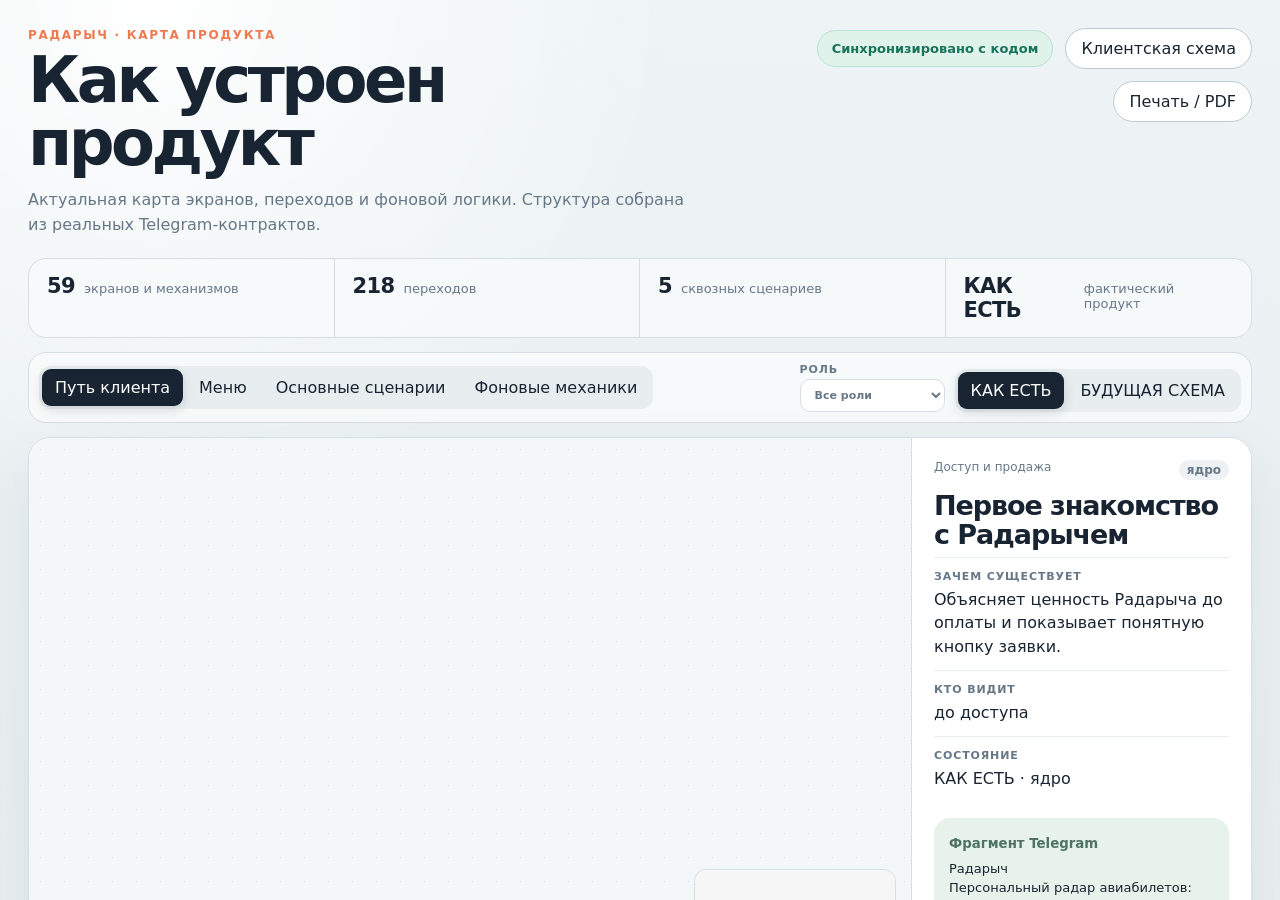
<file: index.html>
<!doctype html>
<html lang="ru">
  <head>
    <meta charset="UTF-8" />
    <meta name="viewport" content="width=device-width" />
    <meta http-equiv="refresh" content="0; url=/travel-radar/" />
    <link rel="canonical" href="https://timurgromov.github.io/travel-radar/" />
    <title>Радарыч — Product Atlas</title>
  </head>
  <body>
    <p><a href="/travel-radar/">Открыть Product Atlas Радарыча</a></p>
  </body>
</html>
</file>
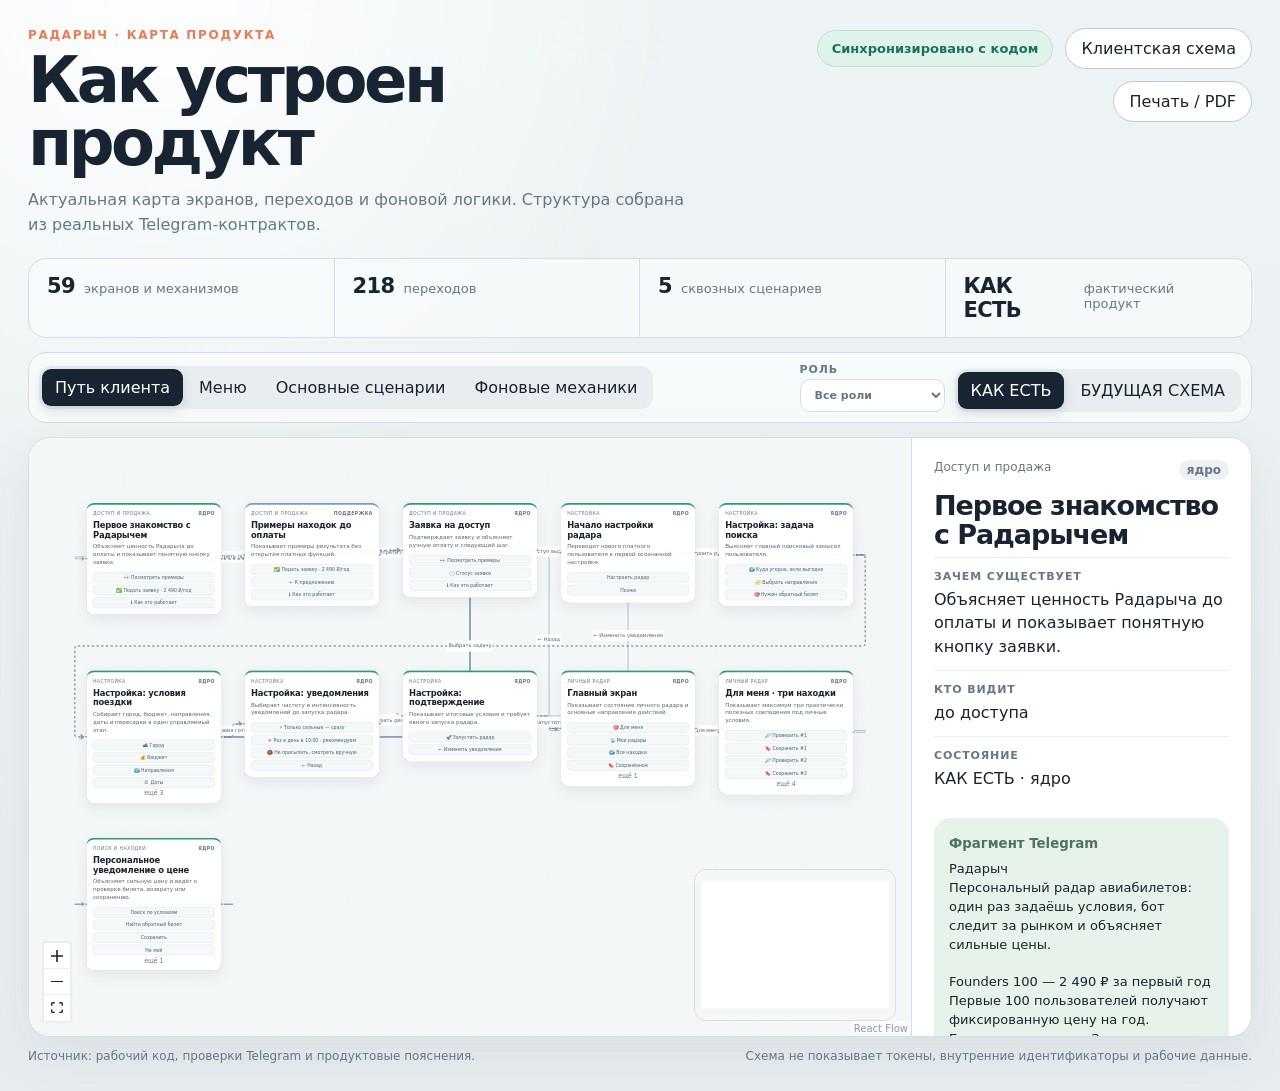
<file: travel-radar/index.html>
<!DOCTYPE html><html lang="ru"><head><meta charset="UTF-8"><meta name="viewport" content="width=device-width"><meta name="description" content="Интерактивная карта экранов, сценариев и механик Telegram-продукта Радарыч."><meta name="theme-color" content="#eef3f5"><link rel="icon" type="image/svg+xml" href="/travel-radar/favicon.svg"><title>Радарыч — карта продукта</title><link rel="stylesheet" href="/travel-radar/_astro/ProductAtlas.DZ0Ws1xk.css"><link rel="stylesheet" href="/travel-radar/_astro/global.DKM_pJt4.css"></head><body class><style>astro-island,astro-slot,astro-static-slot{display:contents}</style><script>(()=>{var e=async t=>{await(await t())()};(self.Astro||(self.Astro={})).load=e;window.dispatchEvent(new Event("astro:load"));})();</script><script>(()=>{var g=Object.defineProperty;var w=(a,s,c)=>s in a?g(a,s,{enumerable:!0,configurable:!0,writable:!0,value:c}):a[s]=c;var l=(a,s,c)=>w(a,typeof s!="symbol"?s+"":s,c);var E=new Set(["__proto__","constructor","prototype"]);{let a={0:t=>y(t),1:t=>c(t),2:t=>new RegExp(t),3:t=>new Date(t),4:t=>new Map(c(t)),5:t=>new Set(c(t)),6:t=>BigInt(t),7:t=>new URL(t),8:t=>new Uint8Array(t),9:t=>new Uint16Array(t),10:t=>new Uint32Array(t),11:t=>Number.POSITIVE_INFINITY*t},s=t=>{let[p,e]=t;return p in a?a[p](e):void 0},c=t=>t.map(s),y=t=>typeof t!="object"||t===null?t:Object.fromEntries(Object.entries(t).map(([p,e])=>[p,s(e)]));class f extends HTMLElement{constructor(){super(...arguments);l(this,"Component");l(this,"hydrator");l(this,"hydrate",async()=>{var b;if(!this.hydrator||!this.isConnected)return;let e=(b=this.parentElement)==null?void 0:b.closest("astro-island[ssr]");if(e){e.addEventListener("astro:hydrate",this.hydrate,{once:!0});return}let r=this.querySelectorAll("astro-slot"),n={},d=this.querySelectorAll("template[data-astro-template]");for(let o of d){let i=o.closest(this.tagName);i!=null&&i.isSameNode(this)&&(n[o.getAttribute("data-astro-template")||"default"]=o.innerHTML,o.remove())}for(let o of r){let i=o.closest(this.tagName);i!=null&&i.isSameNode(this)&&(n[o.getAttribute("name")||"default"]=o.innerHTML)}let u;try{u=this.hasAttribute("props")?y(JSON.parse(this.getAttribute("props"))):{}}catch(o){let i=this.getAttribute("component-url")||"<unknown>",v=this.getAttribute("component-export");throw v&&(i+=` (export ${v})`),console.error(`[hydrate] Error parsing props for component ${i}`,this.getAttribute("props"),o),o}let h;await this.hydrator(this)(this.Component,u,n,{client:this.getAttribute("client")}),this.removeAttribute("ssr"),this.dispatchEvent(new CustomEvent("astro:hydrate"))});l(this,"unmount",()=>{this.isConnected||this.dispatchEvent(new CustomEvent("astro:unmount"))})}disconnectedCallback(){document.removeEventListener("astro:after-swap",this.unmount),document.addEventListener("astro:after-swap",this.unmount,{once:!0})}connectedCallback(){if(!this.hasAttribute("await-children")||document.readyState==="interactive"||document.readyState==="complete")this.childrenConnectedCallback();else{let e=()=>{document.removeEventListener("DOMContentLoaded",e),r.disconnect(),this.childrenConnectedCallback()},r=new MutationObserver(()=>{var n;((n=this.lastChild)==null?void 0:n.nodeType)===Node.COMMENT_NODE&&this.lastChild.nodeValue==="astro:end"&&(this.lastChild.remove(),e())});r.observe(this,{childList:!0}),document.addEventListener("DOMContentLoaded",e)}}async childrenConnectedCallback(){let e=this.getAttribute("before-hydration-url");e&&await import(e),this.start()}getRetryImportUrl(e){let r=new URL(e,document.baseURI);return r.searchParams.set("astro-retry",Date.now().toString()),r.toString()}async importWithRetry(e){try{return await import(e)}catch(r){return await new Promise(n=>setTimeout(n,1e3)),import(this.getRetryImportUrl(e))}}handleHydrationError(e){let r=this.getAttribute("component-url"),n=new CustomEvent("astro:hydration-error",{cancelable:!0,bubbles:!0,composed:!0,detail:{error:e,componentUrl:r}});this.dispatchEvent(n)&&console.error(`[astro-island] Error hydrating ${r}`,e)}async start(){let e=JSON.parse(this.getAttribute("opts")),r=this.getAttribute("client");if(Astro[r]===void 0){window.addEventListener(`astro:${r}`,()=>this.start(),{once:!0});return}try{await Astro[r](async()=>{let n=this.getAttribute("renderer-url");try{let[d,{default:u}]=await Promise.all([this.importWithRetry(this.getAttribute("component-url")),n?this.importWithRetry(n):Promise.resolve({default:()=>()=>{}})]),h=this.getAttribute("component-export")||"default";if(h.includes(".")){this.Component=d;for(let m of h.split(".")){if(E.has(m)||!this.Component||typeof this.Component!="object"&&typeof this.Component!="function"||!Object.hasOwn(this.Component,m))throw new Error(`Invalid component export path: ${h}`);this.Component=this.Component[m]}}else{if(E.has(h))throw new Error(`Invalid component export path: ${h}`);this.Component=d[h]}return this.hydrator=u,this.hydrate}catch(d){return this.handleHydrationError(d),()=>{}}},e,this)}catch(n){this.handleHydrationError(n)}}attributeChangedCallback(){this.hydrate()}}l(f,"observedAttributes",["props"]),customElements.get("astro-island")||customElements.define("astro-island",f)}})();</script><astro-island uid="2umJY2" prefix="r1" component-url="/travel-radar/_astro/ProductAtlas.D47i_urP.js" component-export="default" renderer-url="/travel-radar/_astro/client.Cwnq2zmV.js" props="{&quot;atlas&quot;:[0,{&quot;categories&quot;:[1,[[0,{&quot;color&quot;:[0,&quot;#e98a5f&quot;],&quot;id&quot;:[0,&quot;acquisition&quot;],&quot;label&quot;:[0,&quot;Доступ и продажа&quot;]}],[0,{&quot;color&quot;:[0,&quot;#d5a94f&quot;],&quot;id&quot;:[0,&quot;activation&quot;],&quot;label&quot;:[0,&quot;Настройка&quot;]}],[0,{&quot;color&quot;:[0,&quot;#38a98c&quot;],&quot;id&quot;:[0,&quot;radar&quot;],&quot;label&quot;:[0,&quot;Личный радар&quot;]}],[0,{&quot;color&quot;:[0,&quot;#4f8fd8&quot;],&quot;id&quot;:[0,&quot;discovery&quot;],&quot;label&quot;:[0,&quot;Поиск и находки&quot;]}],[0,{&quot;color&quot;:[0,&quot;#7c6fd2&quot;],&quot;id&quot;:[0,&quot;trip&quot;],&quot;label&quot;:[0,&quot;Поездка и возврат&quot;]}],[0,{&quot;color&quot;:[0,&quot;#b56db4&quot;],&quot;id&quot;:[0,&quot;retention&quot;],&quot;label&quot;:[0,&quot;Сохранение ценности&quot;]}],[0,{&quot;color&quot;:[0,&quot;#697586&quot;],&quot;id&quot;:[0,&quot;owner&quot;],&quot;label&quot;:[0,&quot;Контур владельца&quot;]}],[0,{&quot;color&quot;:[0,&quot;#334155&quot;],&quot;id&quot;:[0,&quot;system&quot;],&quot;label&quot;:[0,&quot;Фоновые механики&quot;]}],[0,{&quot;color&quot;:[0,&quot;#9b9388&quot;],&quot;id&quot;:[0,&quot;legacy&quot;],&quot;label&quot;:[0,&quot;Архив&quot;]}]]],&quot;edges&quot;:[1,[[0,{&quot;id&quot;:[0,&quot;commands--paid_main_menu--0&quot;],&quot;kind&quot;:[0,&quot;user&quot;],&quot;label&quot;:[0,&quot;/menu&quot;],&quot;source&quot;:[0,&quot;commands&quot;],&quot;target&quot;:[0,&quot;paid_main_menu&quot;]}],[0,{&quot;id&quot;:[0,&quot;commands--paid_radars_list--1&quot;],&quot;kind&quot;:[0,&quot;user&quot;],&quot;label&quot;:[0,&quot;/radars&quot;],&quot;source&quot;:[0,&quot;commands&quot;],&quot;target&quot;:[0,&quot;paid_radars_list&quot;]}],[0,{&quot;id&quot;:[0,&quot;commands--paid_daily_digest--2&quot;],&quot;kind&quot;:[0,&quot;user&quot;],&quot;label&quot;:[0,&quot;/digest&quot;],&quot;source&quot;:[0,&quot;commands&quot;],&quot;target&quot;:[0,&quot;paid_daily_digest&quot;]}],[0,{&quot;id&quot;:[0,&quot;commands--paid_saved_populated--3&quot;],&quot;kind&quot;:[0,&quot;user&quot;],&quot;label&quot;:[0,&quot;/saved&quot;],&quot;source&quot;:[0,&quot;commands&quot;],&quot;target&quot;:[0,&quot;paid_saved_populated&quot;]}],[0,{&quot;id&quot;:[0,&quot;commands--commands--4&quot;],&quot;kind&quot;:[0,&quot;user&quot;],&quot;label&quot;:[0,&quot;/help&quot;],&quot;source&quot;:[0,&quot;commands&quot;],&quot;target&quot;:[0,&quot;commands&quot;]}],[0,{&quot;id&quot;:[0,&quot;main_menu.paid-main-menu-buttons--paid_personal_feed--5&quot;],&quot;kind&quot;:[0,&quot;user&quot;],&quot;label&quot;:[0,&quot;🎯 Для меня&quot;],&quot;source&quot;:[0,&quot;main_menu.paid-main-menu-buttons&quot;],&quot;target&quot;:[0,&quot;paid_personal_feed&quot;]}],[0,{&quot;id&quot;:[0,&quot;main_menu.paid-main-menu-buttons--paid_radars_list--6&quot;],&quot;kind&quot;:[0,&quot;user&quot;],&quot;label&quot;:[0,&quot;📡 Мои радары&quot;],&quot;source&quot;:[0,&quot;main_menu.paid-main-menu-buttons&quot;],&quot;target&quot;:[0,&quot;paid_radars_list&quot;]}],[0,{&quot;id&quot;:[0,&quot;main_menu.paid-main-menu-buttons--anomalies_dashboard--7&quot;],&quot;kind&quot;:[0,&quot;user&quot;],&quot;label&quot;:[0,&quot;🌍 Все находки&quot;],&quot;source&quot;:[0,&quot;main_menu.paid-main-menu-buttons&quot;],&quot;target&quot;:[0,&quot;anomalies_dashboard&quot;]}],[0,{&quot;id&quot;:[0,&quot;main_menu.paid-main-menu-buttons--paid_saved_populated--8&quot;],&quot;kind&quot;:[0,&quot;user&quot;],&quot;label&quot;:[0,&quot;🔖 Сохранённое&quot;],&quot;source&quot;:[0,&quot;main_menu.paid-main-menu-buttons&quot;],&quot;target&quot;:[0,&quot;paid_saved_populated&quot;]}],[0,{&quot;id&quot;:[0,&quot;main_menu.paid-main-menu-buttons--paid_main_menu--9&quot;],&quot;kind&quot;:[0,&quot;user&quot;],&quot;label&quot;:[0,&quot;••• Ещё&quot;],&quot;source&quot;:[0,&quot;main_menu.paid-main-menu-buttons&quot;],&quot;target&quot;:[0,&quot;paid_main_menu&quot;]}],[0,{&quot;id&quot;:[0,&quot;admin_menu--paid_personal_feed--10&quot;],&quot;kind&quot;:[0,&quot;user&quot;],&quot;label&quot;:[0,&quot;🎯 Для меня&quot;],&quot;source&quot;:[0,&quot;admin_menu&quot;],&quot;target&quot;:[0,&quot;paid_personal_feed&quot;]}],[0,{&quot;id&quot;:[0,&quot;admin_menu--paid_radars_list--11&quot;],&quot;kind&quot;:[0,&quot;user&quot;],&quot;label&quot;:[0,&quot;📡 Мои радары&quot;],&quot;source&quot;:[0,&quot;admin_menu&quot;],&quot;target&quot;:[0,&quot;paid_radars_list&quot;]}],[0,{&quot;id&quot;:[0,&quot;admin_menu--anomalies_dashboard--12&quot;],&quot;kind&quot;:[0,&quot;user&quot;],&quot;label&quot;:[0,&quot;🌍 Все находки&quot;],&quot;source&quot;:[0,&quot;admin_menu&quot;],&quot;target&quot;:[0,&quot;anomalies_dashboard&quot;]}],[0,{&quot;id&quot;:[0,&quot;admin_menu--paid_saved_populated--13&quot;],&quot;kind&quot;:[0,&quot;user&quot;],&quot;label&quot;:[0,&quot;🔖 Сохранённое&quot;],&quot;source&quot;:[0,&quot;admin_menu&quot;],&quot;target&quot;:[0,&quot;paid_saved_populated&quot;]}],[0,{&quot;id&quot;:[0,&quot;admin_menu--paid_main_menu--14&quot;],&quot;kind&quot;:[0,&quot;user&quot;],&quot;label&quot;:[0,&quot;••• Ещё&quot;],&quot;source&quot;:[0,&quot;admin_menu&quot;],&quot;target&quot;:[0,&quot;paid_main_menu&quot;]}],[0,{&quot;id&quot;:[0,&quot;admin_menu--diagnostics--15&quot;],&quot;kind&quot;:[0,&quot;user&quot;],&quot;label&quot;:[0,&quot;🔧 Диагностика&quot;],&quot;source&quot;:[0,&quot;admin_menu&quot;],&quot;target&quot;:[0,&quot;diagnostics&quot;]}],[0,{&quot;id&quot;:[0,&quot;more_menu--ready_trips--16&quot;],&quot;kind&quot;:[0,&quot;user&quot;],&quot;label&quot;:[0,&quot;🧳 Готовые поездки&quot;],&quot;source&quot;:[0,&quot;more_menu&quot;],&quot;target&quot;:[0,&quot;ready_trips&quot;]}],[0,{&quot;id&quot;:[0,&quot;more_menu--paid_weekly_report--17&quot;],&quot;kind&quot;:[0,&quot;user&quot;],&quot;label&quot;:[0,&quot;📊 Отчёт за неделю&quot;],&quot;source&quot;:[0,&quot;more_menu&quot;],&quot;target&quot;:[0,&quot;paid_weekly_report&quot;]}],[0,{&quot;id&quot;:[0,&quot;more_menu--paid_main_menu--18&quot;],&quot;kind&quot;:[0,&quot;user&quot;],&quot;label&quot;:[0,&quot;🏠 Главный экран&quot;],&quot;source&quot;:[0,&quot;more_menu&quot;],&quot;target&quot;:[0,&quot;paid_main_menu&quot;]}],[0,{&quot;id&quot;:[0,&quot;diagnostics--paid_main_menu--19&quot;],&quot;kind&quot;:[0,&quot;user&quot;],&quot;label&quot;:[0,&quot;📊 Сводка радара&quot;],&quot;source&quot;:[0,&quot;diagnostics&quot;],&quot;target&quot;:[0,&quot;paid_main_menu&quot;]}],[0,{&quot;id&quot;:[0,&quot;diagnostics--paid_main_menu--20&quot;],&quot;kind&quot;:[0,&quot;user&quot;],&quot;label&quot;:[0,&quot;🧭 Качество сигналов&quot;],&quot;source&quot;:[0,&quot;diagnostics&quot;],&quot;target&quot;:[0,&quot;paid_main_menu&quot;]}],[0,{&quot;id&quot;:[0,&quot;diagnostics--paid_main_menu--21&quot;],&quot;kind&quot;:[0,&quot;user&quot;],&quot;label&quot;:[0,&quot;🔁 Риск обратного&quot;],&quot;source&quot;:[0,&quot;diagnostics&quot;],&quot;target&quot;:[0,&quot;paid_main_menu&quot;]}],[0,{&quot;id&quot;:[0,&quot;diagnostics--paid_main_menu--22&quot;],&quot;kind&quot;:[0,&quot;user&quot;],&quot;label&quot;:[0,&quot;⚙️ Статус&quot;],&quot;source&quot;:[0,&quot;diagnostics&quot;],&quot;target&quot;:[0,&quot;paid_main_menu&quot;]}],[0,{&quot;id&quot;:[0,&quot;diagnostics--paid_main_menu--23&quot;],&quot;kind&quot;:[0,&quot;user&quot;],&quot;label&quot;:[0,&quot;↩️ Главное меню&quot;],&quot;source&quot;:[0,&quot;diagnostics&quot;],&quot;target&quot;:[0,&quot;paid_main_menu&quot;]}],[0,{&quot;id&quot;:[0,&quot;anomalies_empty--anomalies_dashboard--24&quot;],&quot;kind&quot;:[0,&quot;user&quot;],&quot;label&quot;:[0,&quot;🔄 Обновить&quot;],&quot;source&quot;:[0,&quot;anomalies_empty&quot;],&quot;target&quot;:[0,&quot;anomalies_dashboard&quot;]}],[0,{&quot;id&quot;:[0,&quot;anomalies_empty--paid_main_menu--25&quot;],&quot;kind&quot;:[0,&quot;user&quot;],&quot;label&quot;:[0,&quot;💎 Из Москвы&quot;],&quot;source&quot;:[0,&quot;anomalies_empty&quot;],&quot;target&quot;:[0,&quot;paid_main_menu&quot;]}],[0,{&quot;id&quot;:[0,&quot;anomalies_empty--paid_main_menu--26&quot;],&quot;kind&quot;:[0,&quot;user&quot;],&quot;label&quot;:[0,&quot;🛫 Из Питера&quot;],&quot;source&quot;:[0,&quot;anomalies_empty&quot;],&quot;target&quot;:[0,&quot;paid_main_menu&quot;]}],[0,{&quot;id&quot;:[0,&quot;anomalies_empty--paid_main_menu--27&quot;],&quot;kind&quot;:[0,&quot;user&quot;],&quot;label&quot;:[0,&quot;⚙️ Настроить&quot;],&quot;source&quot;:[0,&quot;anomalies_empty&quot;],&quot;target&quot;:[0,&quot;paid_main_menu&quot;]}],[0,{&quot;id&quot;:[0,&quot;anomalies_dashboard--anomalies_dashboard--28&quot;],&quot;kind&quot;:[0,&quot;user&quot;],&quot;label&quot;:[0,&quot;📅 июл 2026 · 18&quot;],&quot;source&quot;:[0,&quot;anomalies_dashboard&quot;],&quot;target&quot;:[0,&quot;anomalies_dashboard&quot;]}],[0,{&quot;id&quot;:[0,&quot;anomalies_dashboard--anomalies_dashboard--29&quot;],&quot;kind&quot;:[0,&quot;user&quot;],&quot;label&quot;:[0,&quot;📅 авг 2026 · 12&quot;],&quot;source&quot;:[0,&quot;anomalies_dashboard&quot;],&quot;target&quot;:[0,&quot;anomalies_dashboard&quot;]}],[0,{&quot;id&quot;:[0,&quot;anomalies_dashboard--anomalies_dashboard--30&quot;],&quot;kind&quot;:[0,&quot;user&quot;],&quot;label&quot;:[0,&quot;📅 сен 2026 · 9&quot;],&quot;source&quot;:[0,&quot;anomalies_dashboard&quot;],&quot;target&quot;:[0,&quot;anomalies_dashboard&quot;]}],[0,{&quot;id&quot;:[0,&quot;anomalies_dashboard--anomalies_dashboard--31&quot;],&quot;kind&quot;:[0,&quot;user&quot;],&quot;label&quot;:[0,&quot;📅 окт 2026 · 7&quot;],&quot;source&quot;:[0,&quot;anomalies_dashboard&quot;],&quot;target&quot;:[0,&quot;anomalies_dashboard&quot;]}],[0,{&quot;id&quot;:[0,&quot;anomalies_dashboard--anomalies_dashboard--32&quot;],&quot;kind&quot;:[0,&quot;user&quot;],&quot;label&quot;:[0,&quot;↩️ Все фильтры&quot;],&quot;source&quot;:[0,&quot;anomalies_dashboard&quot;],&quot;target&quot;:[0,&quot;anomalies_dashboard&quot;]}],[0,{&quot;id&quot;:[0,&quot;anomalies_country--market_results--33&quot;],&quot;kind&quot;:[0,&quot;user&quot;],&quot;label&quot;:[0,&quot;🇨🇳 Китай · 9&quot;],&quot;source&quot;:[0,&quot;anomalies_country&quot;],&quot;target&quot;:[0,&quot;market_results&quot;]}],[0,{&quot;id&quot;:[0,&quot;anomalies_country--market_results--34&quot;],&quot;kind&quot;:[0,&quot;user&quot;],&quot;label&quot;:[0,&quot;🇹🇭 Таиланд · 4&quot;],&quot;source&quot;:[0,&quot;anomalies_country&quot;],&quot;target&quot;:[0,&quot;market_results&quot;]}],[0,{&quot;id&quot;:[0,&quot;anomalies_country--market_results--35&quot;],&quot;kind&quot;:[0,&quot;user&quot;],&quot;label&quot;:[0,&quot;🇪🇸 Испания · 3&quot;],&quot;source&quot;:[0,&quot;anomalies_country&quot;],&quot;target&quot;:[0,&quot;market_results&quot;]}],[0,{&quot;id&quot;:[0,&quot;anomalies_country--market_results--36&quot;],&quot;kind&quot;:[0,&quot;user&quot;],&quot;label&quot;:[0,&quot;🇹🇷 Турция · 2&quot;],&quot;source&quot;:[0,&quot;anomalies_country&quot;],&quot;target&quot;:[0,&quot;market_results&quot;]}],[0,{&quot;id&quot;:[0,&quot;anomalies_country--anomalies_dashboard--37&quot;],&quot;kind&quot;:[0,&quot;user&quot;],&quot;label&quot;:[0,&quot;↩️ Месяцы&quot;],&quot;source&quot;:[0,&quot;anomalies_country&quot;],&quot;target&quot;:[0,&quot;anomalies_dashboard&quot;]}],[0,{&quot;id&quot;:[0,&quot;anomalies_country--anomalies_dashboard--38&quot;],&quot;kind&quot;:[0,&quot;user&quot;],&quot;label&quot;:[0,&quot;↩️ Все фильтры&quot;],&quot;source&quot;:[0,&quot;anomalies_country&quot;],&quot;target&quot;:[0,&quot;anomalies_dashboard&quot;]}],[0,{&quot;id&quot;:[0,&quot;deals--market_results--39&quot;],&quot;kind&quot;:[0,&quot;user&quot;],&quot;label&quot;:[0,&quot;🔥 Самые сильные&quot;],&quot;source&quot;:[0,&quot;deals&quot;],&quot;target&quot;:[0,&quot;market_results&quot;]}],[0,{&quot;id&quot;:[0,&quot;deals--market_results--40&quot;],&quot;kind&quot;:[0,&quot;user&quot;],&quot;label&quot;:[0,&quot;🟢 −25% и ниже&quot;],&quot;source&quot;:[0,&quot;deals&quot;],&quot;target&quot;:[0,&quot;market_results&quot;]}],[0,{&quot;id&quot;:[0,&quot;deals--ready_trips--41&quot;],&quot;kind&quot;:[0,&quot;user&quot;],&quot;label&quot;:[0,&quot;🧳 Готовые поездки&quot;],&quot;source&quot;:[0,&quot;deals&quot;],&quot;target&quot;:[0,&quot;ready_trips&quot;]}],[0,{&quot;id&quot;:[0,&quot;deals--paid_main_menu--42&quot;],&quot;kind&quot;:[0,&quot;user&quot;],&quot;label&quot;:[0,&quot;🌍 Короткие&quot;],&quot;source&quot;:[0,&quot;deals&quot;],&quot;target&quot;:[0,&quot;paid_main_menu&quot;]}],[0,{&quot;id&quot;:[0,&quot;deals--anomalies_dashboard--43&quot;],&quot;kind&quot;:[0,&quot;user&quot;],&quot;label&quot;:[0,&quot;🌍 Страны из Москвы&quot;],&quot;source&quot;:[0,&quot;deals&quot;],&quot;target&quot;:[0,&quot;anomalies_dashboard&quot;]}],[0,{&quot;id&quot;:[0,&quot;deals--paid_main_menu--44&quot;],&quot;kind&quot;:[0,&quot;user&quot;],&quot;label&quot;:[0,&quot;⚙️ Настроить&quot;],&quot;source&quot;:[0,&quot;deals&quot;],&quot;target&quot;:[0,&quot;paid_main_menu&quot;]}],[0,{&quot;id&quot;:[0,&quot;return_window--return_result--45&quot;],&quot;kind&quot;:[0,&quot;user&quot;],&quot;label&quot;:[0,&quot;5–10 дней · 06.08–11.08&quot;],&quot;source&quot;:[0,&quot;return_window&quot;],&quot;target&quot;:[0,&quot;return_result&quot;]}],[0,{&quot;id&quot;:[0,&quot;return_window--return_result--46&quot;],&quot;kind&quot;:[0,&quot;user&quot;],&quot;label&quot;:[0,&quot;10–14 дней · 11.08–15.08&quot;],&quot;source&quot;:[0,&quot;return_window&quot;],&quot;target&quot;:[0,&quot;return_result&quot;]}],[0,{&quot;id&quot;:[0,&quot;return_window--return_result--47&quot;],&quot;kind&quot;:[0,&quot;user&quot;],&quot;label&quot;:[0,&quot;14–21 день · 15.08–22.08&quot;],&quot;source&quot;:[0,&quot;return_window&quot;],&quot;target&quot;:[0,&quot;return_result&quot;]}],[0,{&quot;id&quot;:[0,&quot;return_window--return_window--48&quot;],&quot;kind&quot;:[0,&quot;user&quot;],&quot;label&quot;:[0,&quot;✏️ Свои даты&quot;],&quot;source&quot;:[0,&quot;return_window&quot;],&quot;target&quot;:[0,&quot;return_window&quot;]}],[0,{&quot;id&quot;:[0,&quot;return_result--return_result--49&quot;],&quot;kind&quot;:[0,&quot;user&quot;],&quot;label&quot;:[0,&quot;🔄 Проверить сейчас&quot;],&quot;source&quot;:[0,&quot;return_result&quot;],&quot;target&quot;:[0,&quot;return_result&quot;]}],[0,{&quot;id&quot;:[0,&quot;return_result--return_result--50&quot;],&quot;kind&quot;:[0,&quot;user&quot;],&quot;label&quot;:[0,&quot;Рассмотреть другой город&quot;],&quot;source&quot;:[0,&quot;return_result&quot;],&quot;target&quot;:[0,&quot;return_result&quot;]}],[0,{&quot;id&quot;:[0,&quot;return_result--return_window--51&quot;],&quot;kind&quot;:[0,&quot;user&quot;],&quot;label&quot;:[0,&quot;📅 Изменить интервал&quot;],&quot;source&quot;:[0,&quot;return_result&quot;],&quot;target&quot;:[0,&quot;return_window&quot;]}],[0,{&quot;id&quot;:[0,&quot;return_result--sniper_dashboard--52&quot;],&quot;kind&quot;:[0,&quot;user&quot;],&quot;label&quot;:[0,&quot;🎯 Снайпер возврата&quot;],&quot;source&quot;:[0,&quot;return_result&quot;],&quot;target&quot;:[0,&quot;sniper_dashboard&quot;]}],[0,{&quot;id&quot;:[0,&quot;sniper_dashboard--sniper_dashboard--53&quot;],&quot;kind&quot;:[0,&quot;user&quot;],&quot;label&quot;:[0,&quot;⭐ Популярные&quot;],&quot;source&quot;:[0,&quot;sniper_dashboard&quot;],&quot;target&quot;:[0,&quot;sniper_dashboard&quot;]}],[0,{&quot;id&quot;:[0,&quot;sniper_dashboard--sniper_dashboard--54&quot;],&quot;kind&quot;:[0,&quot;user&quot;],&quot;label&quot;:[0,&quot;🌏 Азия и острова&quot;],&quot;source&quot;:[0,&quot;sniper_dashboard&quot;],&quot;target&quot;:[0,&quot;sniper_dashboard&quot;]}],[0,{&quot;id&quot;:[0,&quot;sniper_dashboard--sniper_dashboard--55&quot;],&quot;kind&quot;:[0,&quot;user&quot;],&quot;label&quot;:[0,&quot;🧭 Ближние&quot;],&quot;source&quot;:[0,&quot;sniper_dashboard&quot;],&quot;target&quot;:[0,&quot;sniper_dashboard&quot;]}],[0,{&quot;id&quot;:[0,&quot;sniper_dashboard--sniper_dashboard--56&quot;],&quot;kind&quot;:[0,&quot;user&quot;],&quot;label&quot;:[0,&quot;🇪🇺 Европа&quot;],&quot;source&quot;:[0,&quot;sniper_dashboard&quot;],&quot;target&quot;:[0,&quot;sniper_dashboard&quot;]}],[0,{&quot;id&quot;:[0,&quot;sniper_dashboard--sniper_dashboard--57&quot;],&quot;kind&quot;:[0,&quot;user&quot;],&quot;label&quot;:[0,&quot;🌍 Африка&quot;],&quot;source&quot;:[0,&quot;sniper_dashboard&quot;],&quot;target&quot;:[0,&quot;sniper_dashboard&quot;]}],[0,{&quot;id&quot;:[0,&quot;sniper_dashboard--sniper_dashboard--58&quot;],&quot;kind&quot;:[0,&quot;user&quot;],&quot;label&quot;:[0,&quot;🌎 Америка&quot;],&quot;source&quot;:[0,&quot;sniper_dashboard&quot;],&quot;target&quot;:[0,&quot;sniper_dashboard&quot;]}],[0,{&quot;id&quot;:[0,&quot;sniper_dashboard--sniper_dashboard--59&quot;],&quot;kind&quot;:[0,&quot;user&quot;],&quot;label&quot;:[0,&quot;🌍 Все страны&quot;],&quot;source&quot;:[0,&quot;sniper_dashboard&quot;],&quot;target&quot;:[0,&quot;sniper_dashboard&quot;]}],[0,{&quot;id&quot;:[0,&quot;sniper_dashboard--sniper_dashboard--60&quot;],&quot;kind&quot;:[0,&quot;user&quot;],&quot;label&quot;:[0,&quot;📋 Активные снайперы&quot;],&quot;source&quot;:[0,&quot;sniper_dashboard&quot;],&quot;target&quot;:[0,&quot;sniper_dashboard&quot;]}],[0,{&quot;id&quot;:[0,&quot;sniper_dashboard--sniper_dashboard--61&quot;],&quot;kind&quot;:[0,&quot;user&quot;],&quot;label&quot;:[0,&quot;✏️ Ручной ввод&quot;],&quot;source&quot;:[0,&quot;sniper_dashboard&quot;],&quot;target&quot;:[0,&quot;sniper_dashboard&quot;]}],[0,{&quot;id&quot;:[0,&quot;sniper_target--sniper_window--62&quot;],&quot;kind&quot;:[0,&quot;user&quot;],&quot;label&quot;:[0,&quot;🇹🇭 Таиланд&quot;],&quot;source&quot;:[0,&quot;sniper_target&quot;],&quot;target&quot;:[0,&quot;sniper_window&quot;]}],[0,{&quot;id&quot;:[0,&quot;sniper_target--sniper_window--63&quot;],&quot;kind&quot;:[0,&quot;user&quot;],&quot;label&quot;:[0,&quot;🇨🇳 Китай&quot;],&quot;source&quot;:[0,&quot;sniper_target&quot;],&quot;target&quot;:[0,&quot;sniper_window&quot;]}],[0,{&quot;id&quot;:[0,&quot;sniper_target--sniper_window--64&quot;],&quot;kind&quot;:[0,&quot;user&quot;],&quot;label&quot;:[0,&quot;🇹🇷 Турция&quot;],&quot;source&quot;:[0,&quot;sniper_target&quot;],&quot;target&quot;:[0,&quot;sniper_window&quot;]}],[0,{&quot;id&quot;:[0,&quot;sniper_target--sniper_window--65&quot;],&quot;kind&quot;:[0,&quot;user&quot;],&quot;label&quot;:[0,&quot;🇻🇳 Вьетнам&quot;],&quot;source&quot;:[0,&quot;sniper_target&quot;],&quot;target&quot;:[0,&quot;sniper_window&quot;]}],[0,{&quot;id&quot;:[0,&quot;sniper_target--sniper_dashboard--66&quot;],&quot;kind&quot;:[0,&quot;user&quot;],&quot;label&quot;:[0,&quot;↩️ Назад&quot;],&quot;source&quot;:[0,&quot;sniper_target&quot;],&quot;target&quot;:[0,&quot;sniper_dashboard&quot;]}],[0,{&quot;id&quot;:[0,&quot;sniper_window--sniper_price--67&quot;],&quot;kind&quot;:[0,&quot;user&quot;],&quot;label&quot;:[0,&quot;5–14 дней&quot;],&quot;source&quot;:[0,&quot;sniper_window&quot;],&quot;target&quot;:[0,&quot;sniper_price&quot;]}],[0,{&quot;id&quot;:[0,&quot;sniper_window--sniper_price--68&quot;],&quot;kind&quot;:[0,&quot;user&quot;],&quot;label&quot;:[0,&quot;5–20 дней&quot;],&quot;source&quot;:[0,&quot;sniper_window&quot;],&quot;target&quot;:[0,&quot;sniper_price&quot;]}],[0,{&quot;id&quot;:[0,&quot;sniper_window--sniper_price--69&quot;],&quot;kind&quot;:[0,&quot;user&quot;],&quot;label&quot;:[0,&quot;10–30 дней&quot;],&quot;source&quot;:[0,&quot;sniper_window&quot;],&quot;target&quot;:[0,&quot;sniper_price&quot;]}],[0,{&quot;id&quot;:[0,&quot;sniper_window--sniper_price--70&quot;],&quot;kind&quot;:[0,&quot;user&quot;],&quot;label&quot;:[0,&quot;14–30 дней&quot;],&quot;source&quot;:[0,&quot;sniper_window&quot;],&quot;target&quot;:[0,&quot;sniper_price&quot;]}],[0,{&quot;id&quot;:[0,&quot;sniper_window--sniper_dashboard--71&quot;],&quot;kind&quot;:[0,&quot;user&quot;],&quot;label&quot;:[0,&quot;↩️ Направления&quot;],&quot;source&quot;:[0,&quot;sniper_window&quot;],&quot;target&quot;:[0,&quot;sniper_dashboard&quot;]}],[0,{&quot;id&quot;:[0,&quot;sniper_price--sniper_dashboard--72&quot;],&quot;kind&quot;:[0,&quot;user&quot;],&quot;label&quot;:[0,&quot;до 25к&quot;],&quot;source&quot;:[0,&quot;sniper_price&quot;],&quot;target&quot;:[0,&quot;sniper_dashboard&quot;]}],[0,{&quot;id&quot;:[0,&quot;sniper_price--sniper_dashboard--73&quot;],&quot;kind&quot;:[0,&quot;user&quot;],&quot;label&quot;:[0,&quot;до 35к&quot;],&quot;source&quot;:[0,&quot;sniper_price&quot;],&quot;target&quot;:[0,&quot;sniper_dashboard&quot;]}],[0,{&quot;id&quot;:[0,&quot;sniper_price--sniper_dashboard--74&quot;],&quot;kind&quot;:[0,&quot;user&quot;],&quot;label&quot;:[0,&quot;до 50к&quot;],&quot;source&quot;:[0,&quot;sniper_price&quot;],&quot;target&quot;:[0,&quot;sniper_dashboard&quot;]}],[0,{&quot;id&quot;:[0,&quot;sniper_price--sniper_dashboard--75&quot;],&quot;kind&quot;:[0,&quot;user&quot;],&quot;label&quot;:[0,&quot;до 70к&quot;],&quot;source&quot;:[0,&quot;sniper_price&quot;],&quot;target&quot;:[0,&quot;sniper_dashboard&quot;]}],[0,{&quot;id&quot;:[0,&quot;sniper_price--sniper_window--76&quot;],&quot;kind&quot;:[0,&quot;user&quot;],&quot;label&quot;:[0,&quot;↩️ Окно&quot;],&quot;source&quot;:[0,&quot;sniper_price&quot;],&quot;target&quot;:[0,&quot;sniper_window&quot;]}],[0,{&quot;id&quot;:[0,&quot;unpaid_start--unpaid_examples--77&quot;],&quot;kind&quot;:[0,&quot;user&quot;],&quot;label&quot;:[0,&quot;👀 Посмотреть примеры&quot;],&quot;source&quot;:[0,&quot;unpaid_start&quot;],&quot;target&quot;:[0,&quot;unpaid_examples&quot;]}],[0,{&quot;id&quot;:[0,&quot;unpaid_start--unpaid_request--78&quot;],&quot;kind&quot;:[0,&quot;user&quot;],&quot;label&quot;:[0,&quot;✅ Подать заявку · 2 490 ₽/год&quot;],&quot;source&quot;:[0,&quot;unpaid_start&quot;],&quot;target&quot;:[0,&quot;unpaid_request&quot;]}],[0,{&quot;id&quot;:[0,&quot;unpaid_start--unpaid_faq--79&quot;],&quot;kind&quot;:[0,&quot;user&quot;],&quot;label&quot;:[0,&quot;ℹ️ Как это работает&quot;],&quot;source&quot;:[0,&quot;unpaid_start&quot;],&quot;target&quot;:[0,&quot;unpaid_faq&quot;]}],[0,{&quot;id&quot;:[0,&quot;unpaid_examples--unpaid_request--80&quot;],&quot;kind&quot;:[0,&quot;user&quot;],&quot;label&quot;:[0,&quot;✅ Подать заявку · 2 490 ₽/год&quot;],&quot;source&quot;:[0,&quot;unpaid_examples&quot;],&quot;target&quot;:[0,&quot;unpaid_request&quot;]}],[0,{&quot;id&quot;:[0,&quot;unpaid_examples--unpaid_start--81&quot;],&quot;kind&quot;:[0,&quot;user&quot;],&quot;label&quot;:[0,&quot;← К предложению&quot;],&quot;source&quot;:[0,&quot;unpaid_examples&quot;],&quot;target&quot;:[0,&quot;unpaid_start&quot;]}],[0,{&quot;id&quot;:[0,&quot;unpaid_examples--unpaid_faq--82&quot;],&quot;kind&quot;:[0,&quot;user&quot;],&quot;label&quot;:[0,&quot;ℹ️ Как это работает&quot;],&quot;source&quot;:[0,&quot;unpaid_examples&quot;],&quot;target&quot;:[0,&quot;unpaid_faq&quot;]}],[0,{&quot;id&quot;:[0,&quot;unpaid_preview_empty--unpaid_examples--83&quot;],&quot;kind&quot;:[0,&quot;user&quot;],&quot;label&quot;:[0,&quot;👀 Посмотреть примеры&quot;],&quot;source&quot;:[0,&quot;unpaid_preview_empty&quot;],&quot;target&quot;:[0,&quot;unpaid_examples&quot;]}],[0,{&quot;id&quot;:[0,&quot;unpaid_preview_empty--unpaid_request--84&quot;],&quot;kind&quot;:[0,&quot;user&quot;],&quot;label&quot;:[0,&quot;✅ Подать заявку · 2 490 ₽/год&quot;],&quot;source&quot;:[0,&quot;unpaid_preview_empty&quot;],&quot;target&quot;:[0,&quot;unpaid_request&quot;]}],[0,{&quot;id&quot;:[0,&quot;unpaid_preview_empty--unpaid_faq--85&quot;],&quot;kind&quot;:[0,&quot;user&quot;],&quot;label&quot;:[0,&quot;ℹ️ Как это работает&quot;],&quot;source&quot;:[0,&quot;unpaid_preview_empty&quot;],&quot;target&quot;:[0,&quot;unpaid_faq&quot;]}],[0,{&quot;id&quot;:[0,&quot;unpaid_request--unpaid_examples--86&quot;],&quot;kind&quot;:[0,&quot;user&quot;],&quot;label&quot;:[0,&quot;👀 Посмотреть примеры&quot;],&quot;source&quot;:[0,&quot;unpaid_request&quot;],&quot;target&quot;:[0,&quot;unpaid_examples&quot;]}],[0,{&quot;id&quot;:[0,&quot;unpaid_request--unpaid_request--87&quot;],&quot;kind&quot;:[0,&quot;user&quot;],&quot;label&quot;:[0,&quot;🕘 Статус заявки&quot;],&quot;source&quot;:[0,&quot;unpaid_request&quot;],&quot;target&quot;:[0,&quot;unpaid_request&quot;]}],[0,{&quot;id&quot;:[0,&quot;unpaid_request--unpaid_faq--88&quot;],&quot;kind&quot;:[0,&quot;user&quot;],&quot;label&quot;:[0,&quot;ℹ️ Как это работает&quot;],&quot;source&quot;:[0,&quot;unpaid_request&quot;],&quot;target&quot;:[0,&quot;unpaid_faq&quot;]}],[0,{&quot;id&quot;:[0,&quot;unpaid_expired--unpaid_examples--89&quot;],&quot;kind&quot;:[0,&quot;user&quot;],&quot;label&quot;:[0,&quot;👀 Посмотреть примеры&quot;],&quot;source&quot;:[0,&quot;unpaid_expired&quot;],&quot;target&quot;:[0,&quot;unpaid_examples&quot;]}],[0,{&quot;id&quot;:[0,&quot;unpaid_expired--unpaid_request--90&quot;],&quot;kind&quot;:[0,&quot;user&quot;],&quot;label&quot;:[0,&quot;🔄 Запросить продление&quot;],&quot;source&quot;:[0,&quot;unpaid_expired&quot;],&quot;target&quot;:[0,&quot;unpaid_request&quot;]}],[0,{&quot;id&quot;:[0,&quot;unpaid_expired--unpaid_faq--91&quot;],&quot;kind&quot;:[0,&quot;user&quot;],&quot;label&quot;:[0,&quot;ℹ️ Как это работает&quot;],&quot;source&quot;:[0,&quot;unpaid_expired&quot;],&quot;target&quot;:[0,&quot;unpaid_faq&quot;]}],[0,{&quot;id&quot;:[0,&quot;unpaid_faq--unpaid_request--92&quot;],&quot;kind&quot;:[0,&quot;user&quot;],&quot;label&quot;:[0,&quot;✅ Подать заявку · 2 490 ₽/год&quot;],&quot;source&quot;:[0,&quot;unpaid_faq&quot;],&quot;target&quot;:[0,&quot;unpaid_request&quot;]}],[0,{&quot;id&quot;:[0,&quot;unpaid_faq--unpaid_start--93&quot;],&quot;kind&quot;:[0,&quot;user&quot;],&quot;label&quot;:[0,&quot;← К предложению&quot;],&quot;source&quot;:[0,&quot;unpaid_faq&quot;],&quot;target&quot;:[0,&quot;unpaid_start&quot;]}],[0,{&quot;id&quot;:[0,&quot;unpaid_faq--unpaid_faq--94&quot;],&quot;kind&quot;:[0,&quot;user&quot;],&quot;label&quot;:[0,&quot;ℹ️ Как это работает&quot;],&quot;source&quot;:[0,&quot;unpaid_faq&quot;],&quot;target&quot;:[0,&quot;unpaid_faq&quot;]}],[0,{&quot;id&quot;:[0,&quot;paid_onboarding_intro--paid_setup_intent--95&quot;],&quot;kind&quot;:[0,&quot;user&quot;],&quot;label&quot;:[0,&quot;Настроить радар&quot;],&quot;source&quot;:[0,&quot;paid_onboarding_intro&quot;],&quot;target&quot;:[0,&quot;paid_setup_intent&quot;]}],[0,{&quot;id&quot;:[0,&quot;paid_onboarding_intro--paid_setup_intent--96&quot;],&quot;kind&quot;:[0,&quot;user&quot;],&quot;label&quot;:[0,&quot;Позже&quot;],&quot;source&quot;:[0,&quot;paid_onboarding_intro&quot;],&quot;target&quot;:[0,&quot;paid_setup_intent&quot;]}],[0,{&quot;id&quot;:[0,&quot;paid_setup_intent--paid_setup_intent--97&quot;],&quot;kind&quot;:[0,&quot;user&quot;],&quot;label&quot;:[0,&quot;🌍 Куда угодно, если выгодно&quot;],&quot;source&quot;:[0,&quot;paid_setup_intent&quot;],&quot;target&quot;:[0,&quot;paid_setup_intent&quot;]}],[0,{&quot;id&quot;:[0,&quot;paid_setup_intent--paid_setup_intent--98&quot;],&quot;kind&quot;:[0,&quot;user&quot;],&quot;label&quot;:[0,&quot;🧭 Выбрать направления&quot;],&quot;source&quot;:[0,&quot;paid_setup_intent&quot;],&quot;target&quot;:[0,&quot;paid_setup_intent&quot;]}],[0,{&quot;id&quot;:[0,&quot;paid_setup_intent--paid_setup_intent--99&quot;],&quot;kind&quot;:[0,&quot;user&quot;],&quot;label&quot;:[0,&quot;🎯 Нужен обратный билет&quot;],&quot;source&quot;:[0,&quot;paid_setup_intent&quot;],&quot;target&quot;:[0,&quot;paid_setup_intent&quot;]}],[0,{&quot;id&quot;:[0,&quot;paid_setup_limits--paid_setup_intent--100&quot;],&quot;kind&quot;:[0,&quot;user&quot;],&quot;label&quot;:[0,&quot;🏙 Город&quot;],&quot;source&quot;:[0,&quot;paid_setup_limits&quot;],&quot;target&quot;:[0,&quot;paid_setup_intent&quot;]}],[0,{&quot;id&quot;:[0,&quot;paid_setup_limits--paid_setup_intent--101&quot;],&quot;kind&quot;:[0,&quot;user&quot;],&quot;label&quot;:[0,&quot;💰 Бюджет&quot;],&quot;source&quot;:[0,&quot;paid_setup_limits&quot;],&quot;target&quot;:[0,&quot;paid_setup_intent&quot;]}],[0,{&quot;id&quot;:[0,&quot;paid_setup_limits--paid_setup_intent--102&quot;],&quot;kind&quot;:[0,&quot;user&quot;],&quot;label&quot;:[0,&quot;🌍 Направления&quot;],&quot;source&quot;:[0,&quot;paid_setup_limits&quot;],&quot;target&quot;:[0,&quot;paid_setup_intent&quot;]}],[0,{&quot;id&quot;:[0,&quot;paid_setup_limits--paid_setup_intent--103&quot;],&quot;kind&quot;:[0,&quot;user&quot;],&quot;label&quot;:[0,&quot;🗓 Даты&quot;],&quot;source&quot;:[0,&quot;paid_setup_limits&quot;],&quot;target&quot;:[0,&quot;paid_setup_intent&quot;]}],[0,{&quot;id&quot;:[0,&quot;paid_setup_limits--paid_setup_intent--104&quot;],&quot;kind&quot;:[0,&quot;user&quot;],&quot;label&quot;:[0,&quot;🔁 Пересадки&quot;],&quot;source&quot;:[0,&quot;paid_setup_limits&quot;],&quot;target&quot;:[0,&quot;paid_setup_intent&quot;]}],[0,{&quot;id&quot;:[0,&quot;paid_setup_limits--paid_setup_notifications--105&quot;],&quot;kind&quot;:[0,&quot;user&quot;],&quot;label&quot;:[0,&quot;Дальше&quot;],&quot;source&quot;:[0,&quot;paid_setup_limits&quot;],&quot;target&quot;:[0,&quot;paid_setup_notifications&quot;]}],[0,{&quot;id&quot;:[0,&quot;paid_setup_limits--paid_setup_intent--106&quot;],&quot;kind&quot;:[0,&quot;user&quot;],&quot;label&quot;:[0,&quot;← Назад&quot;],&quot;source&quot;:[0,&quot;paid_setup_limits&quot;],&quot;target&quot;:[0,&quot;paid_setup_intent&quot;]}],[0,{&quot;id&quot;:[0,&quot;paid_setup_notifications--paid_setup_confirm--107&quot;],&quot;kind&quot;:[0,&quot;user&quot;],&quot;label&quot;:[0,&quot;⚡ Только сильные — сразу&quot;],&quot;source&quot;:[0,&quot;paid_setup_notifications&quot;],&quot;target&quot;:[0,&quot;paid_setup_confirm&quot;]}],[0,{&quot;id&quot;:[0,&quot;paid_setup_notifications--paid_setup_confirm--108&quot;],&quot;kind&quot;:[0,&quot;user&quot;],&quot;label&quot;:[0,&quot;☀️ Раз в день в 10:00 · рекомендуем&quot;],&quot;source&quot;:[0,&quot;paid_setup_notifications&quot;],&quot;target&quot;:[0,&quot;paid_setup_confirm&quot;]}],[0,{&quot;id&quot;:[0,&quot;paid_setup_notifications--paid_setup_confirm--109&quot;],&quot;kind&quot;:[0,&quot;user&quot;],&quot;label&quot;:[0,&quot;🔕 Не присылать, смотреть вручную&quot;],&quot;source&quot;:[0,&quot;paid_setup_notifications&quot;],&quot;target&quot;:[0,&quot;paid_setup_confirm&quot;]}],[0,{&quot;id&quot;:[0,&quot;paid_setup_notifications--paid_setup_intent--110&quot;],&quot;kind&quot;:[0,&quot;user&quot;],&quot;label&quot;:[0,&quot;← Назад&quot;],&quot;source&quot;:[0,&quot;paid_setup_notifications&quot;],&quot;target&quot;:[0,&quot;paid_setup_intent&quot;]}],[0,{&quot;id&quot;:[0,&quot;paid_setup_confirm--paid_main_menu--111&quot;],&quot;kind&quot;:[0,&quot;user&quot;],&quot;label&quot;:[0,&quot;🚀 Запустить радар&quot;],&quot;source&quot;:[0,&quot;paid_setup_confirm&quot;],&quot;target&quot;:[0,&quot;paid_main_menu&quot;]}],[0,{&quot;id&quot;:[0,&quot;paid_setup_confirm--paid_setup_intent--112&quot;],&quot;kind&quot;:[0,&quot;user&quot;],&quot;label&quot;:[0,&quot;← Изменить уведомления&quot;],&quot;source&quot;:[0,&quot;paid_setup_confirm&quot;],&quot;target&quot;:[0,&quot;paid_setup_intent&quot;]}],[0,{&quot;id&quot;:[0,&quot;paid_main_menu--paid_personal_feed--113&quot;],&quot;kind&quot;:[0,&quot;user&quot;],&quot;label&quot;:[0,&quot;🎯 Для меня&quot;],&quot;source&quot;:[0,&quot;paid_main_menu&quot;],&quot;target&quot;:[0,&quot;paid_personal_feed&quot;]}],[0,{&quot;id&quot;:[0,&quot;paid_main_menu--paid_radars_list--114&quot;],&quot;kind&quot;:[0,&quot;user&quot;],&quot;label&quot;:[0,&quot;📡 Мои радары&quot;],&quot;source&quot;:[0,&quot;paid_main_menu&quot;],&quot;target&quot;:[0,&quot;paid_radars_list&quot;]}],[0,{&quot;id&quot;:[0,&quot;paid_main_menu--anomalies_dashboard--115&quot;],&quot;kind&quot;:[0,&quot;user&quot;],&quot;label&quot;:[0,&quot;🌍 Все находки&quot;],&quot;source&quot;:[0,&quot;paid_main_menu&quot;],&quot;target&quot;:[0,&quot;anomalies_dashboard&quot;]}],[0,{&quot;id&quot;:[0,&quot;paid_main_menu--paid_saved_populated--116&quot;],&quot;kind&quot;:[0,&quot;user&quot;],&quot;label&quot;:[0,&quot;🔖 Сохранённое&quot;],&quot;source&quot;:[0,&quot;paid_main_menu&quot;],&quot;target&quot;:[0,&quot;paid_saved_populated&quot;]}],[0,{&quot;id&quot;:[0,&quot;paid_main_menu--paid_main_menu--117&quot;],&quot;kind&quot;:[0,&quot;user&quot;],&quot;label&quot;:[0,&quot;••• Ещё&quot;],&quot;source&quot;:[0,&quot;paid_main_menu&quot;],&quot;target&quot;:[0,&quot;paid_main_menu&quot;]}],[0,{&quot;id&quot;:[0,&quot;paid_radar_quiet--paid_personal_feed--118&quot;],&quot;kind&quot;:[0,&quot;user&quot;],&quot;label&quot;:[0,&quot;🎯 Для меня&quot;],&quot;source&quot;:[0,&quot;paid_radar_quiet&quot;],&quot;target&quot;:[0,&quot;paid_personal_feed&quot;]}],[0,{&quot;id&quot;:[0,&quot;paid_radar_quiet--paid_radars_list--119&quot;],&quot;kind&quot;:[0,&quot;user&quot;],&quot;label&quot;:[0,&quot;📡 Мои радары&quot;],&quot;source&quot;:[0,&quot;paid_radar_quiet&quot;],&quot;target&quot;:[0,&quot;paid_radars_list&quot;]}],[0,{&quot;id&quot;:[0,&quot;paid_radar_quiet--anomalies_dashboard--120&quot;],&quot;kind&quot;:[0,&quot;user&quot;],&quot;label&quot;:[0,&quot;🌍 Все находки&quot;],&quot;source&quot;:[0,&quot;paid_radar_quiet&quot;],&quot;target&quot;:[0,&quot;anomalies_dashboard&quot;]}],[0,{&quot;id&quot;:[0,&quot;paid_radar_quiet--paid_saved_populated--121&quot;],&quot;kind&quot;:[0,&quot;user&quot;],&quot;label&quot;:[0,&quot;🔖 Сохранённое&quot;],&quot;source&quot;:[0,&quot;paid_radar_quiet&quot;],&quot;target&quot;:[0,&quot;paid_saved_populated&quot;]}],[0,{&quot;id&quot;:[0,&quot;paid_radar_quiet--paid_main_menu--122&quot;],&quot;kind&quot;:[0,&quot;user&quot;],&quot;label&quot;:[0,&quot;••• Ещё&quot;],&quot;source&quot;:[0,&quot;paid_radar_quiet&quot;],&quot;target&quot;:[0,&quot;paid_main_menu&quot;]}],[0,{&quot;id&quot;:[0,&quot;paid_radar_silent--paid_personal_feed--123&quot;],&quot;kind&quot;:[0,&quot;user&quot;],&quot;label&quot;:[0,&quot;🎯 Для меня&quot;],&quot;source&quot;:[0,&quot;paid_radar_silent&quot;],&quot;target&quot;:[0,&quot;paid_personal_feed&quot;]}],[0,{&quot;id&quot;:[0,&quot;paid_radar_silent--paid_radars_list--124&quot;],&quot;kind&quot;:[0,&quot;user&quot;],&quot;label&quot;:[0,&quot;📡 Мои радары&quot;],&quot;source&quot;:[0,&quot;paid_radar_silent&quot;],&quot;target&quot;:[0,&quot;paid_radars_list&quot;]}],[0,{&quot;id&quot;:[0,&quot;paid_radar_silent--anomalies_dashboard--125&quot;],&quot;kind&quot;:[0,&quot;user&quot;],&quot;label&quot;:[0,&quot;🌍 Все находки&quot;],&quot;source&quot;:[0,&quot;paid_radar_silent&quot;],&quot;target&quot;:[0,&quot;anomalies_dashboard&quot;]}],[0,{&quot;id&quot;:[0,&quot;paid_radar_silent--paid_saved_populated--126&quot;],&quot;kind&quot;:[0,&quot;user&quot;],&quot;label&quot;:[0,&quot;🔖 Сохранённое&quot;],&quot;source&quot;:[0,&quot;paid_radar_silent&quot;],&quot;target&quot;:[0,&quot;paid_saved_populated&quot;]}],[0,{&quot;id&quot;:[0,&quot;paid_radar_silent--paid_main_menu--127&quot;],&quot;kind&quot;:[0,&quot;user&quot;],&quot;label&quot;:[0,&quot;••• Ещё&quot;],&quot;source&quot;:[0,&quot;paid_radar_silent&quot;],&quot;target&quot;:[0,&quot;paid_main_menu&quot;]}],[0,{&quot;id&quot;:[0,&quot;paid_radar_not_configured--paid_setup_intent--128&quot;],&quot;kind&quot;:[0,&quot;user&quot;],&quot;label&quot;:[0,&quot;📡 Настроить мой радар&quot;],&quot;source&quot;:[0,&quot;paid_radar_not_configured&quot;],&quot;target&quot;:[0,&quot;paid_setup_intent&quot;]}],[0,{&quot;id&quot;:[0,&quot;paid_radar_point_only--paid_radars_list--129&quot;],&quot;kind&quot;:[0,&quot;user&quot;],&quot;label&quot;:[0,&quot;📡 Мои радары&quot;],&quot;source&quot;:[0,&quot;paid_radar_point_only&quot;],&quot;target&quot;:[0,&quot;paid_radars_list&quot;]}],[0,{&quot;id&quot;:[0,&quot;paid_radar_point_only--paid_setup_intent--130&quot;],&quot;kind&quot;:[0,&quot;user&quot;],&quot;label&quot;:[0,&quot;➕ Настроить основной радар&quot;],&quot;source&quot;:[0,&quot;paid_radar_point_only&quot;],&quot;target&quot;:[0,&quot;paid_setup_intent&quot;]}],[0,{&quot;id&quot;:[0,&quot;paid_radar_point_only--paid_saved_populated--131&quot;],&quot;kind&quot;:[0,&quot;user&quot;],&quot;label&quot;:[0,&quot;🔖 Сохранённое&quot;],&quot;source&quot;:[0,&quot;paid_radar_point_only&quot;],&quot;target&quot;:[0,&quot;paid_saved_populated&quot;]}],[0,{&quot;id&quot;:[0,&quot;paid_radar_point_only--paid_main_menu--132&quot;],&quot;kind&quot;:[0,&quot;user&quot;],&quot;label&quot;:[0,&quot;••• Ещё&quot;],&quot;source&quot;:[0,&quot;paid_radar_point_only&quot;],&quot;target&quot;:[0,&quot;paid_main_menu&quot;]}],[0,{&quot;id&quot;:[0,&quot;paid_settings--paid_settings--133&quot;],&quot;kind&quot;:[0,&quot;user&quot;],&quot;label&quot;:[0,&quot;✏️ Изменить одно поле&quot;],&quot;source&quot;:[0,&quot;paid_settings&quot;],&quot;target&quot;:[0,&quot;paid_settings&quot;]}],[0,{&quot;id&quot;:[0,&quot;paid_settings--paid_settings--134&quot;],&quot;kind&quot;:[0,&quot;user&quot;],&quot;label&quot;:[0,&quot;⏸ Поставить уведомления на паузу&quot;],&quot;source&quot;:[0,&quot;paid_settings&quot;],&quot;target&quot;:[0,&quot;paid_settings&quot;]}],[0,{&quot;id&quot;:[0,&quot;paid_settings--paid_settings--135&quot;],&quot;kind&quot;:[0,&quot;user&quot;],&quot;label&quot;:[0,&quot;🗑 Удалить основной радар&quot;],&quot;source&quot;:[0,&quot;paid_settings&quot;],&quot;target&quot;:[0,&quot;paid_settings&quot;]}],[0,{&quot;id&quot;:[0,&quot;paid_settings--paid_radars_list--136&quot;],&quot;kind&quot;:[0,&quot;user&quot;],&quot;label&quot;:[0,&quot;📡 Все мои радары&quot;],&quot;source&quot;:[0,&quot;paid_settings&quot;],&quot;target&quot;:[0,&quot;paid_radars_list&quot;]}],[0,{&quot;id&quot;:[0,&quot;paid_settings--paid_settings--137&quot;],&quot;kind&quot;:[0,&quot;user&quot;],&quot;label&quot;:[0,&quot;🏠 Главный экран&quot;],&quot;source&quot;:[0,&quot;paid_settings&quot;],&quot;target&quot;:[0,&quot;paid_settings&quot;]}],[0,{&quot;id&quot;:[0,&quot;paid_radars_list--paid_settings--138&quot;],&quot;kind&quot;:[0,&quot;user&quot;],&quot;label&quot;:[0,&quot;🎯 Основной · активен&quot;],&quot;source&quot;:[0,&quot;paid_radars_list&quot;],&quot;target&quot;:[0,&quot;paid_settings&quot;]}],[0,{&quot;id&quot;:[0,&quot;paid_radars_list--paid_route_radar_detail--139&quot;],&quot;kind&quot;:[0,&quot;user&quot;],&quot;label&quot;:[0,&quot;📍 #41 MOW → BKK · 20.08 · активен&quot;],&quot;source&quot;:[0,&quot;paid_radars_list&quot;],&quot;target&quot;:[0,&quot;paid_route_radar_detail&quot;]}],[0,{&quot;id&quot;:[0,&quot;paid_radars_list--market_detail--140&quot;],&quot;kind&quot;:[0,&quot;user&quot;],&quot;label&quot;:[0,&quot;➕ Следить за маршрутом&quot;],&quot;source&quot;:[0,&quot;paid_radars_list&quot;],&quot;target&quot;:[0,&quot;market_detail&quot;]}],[0,{&quot;id&quot;:[0,&quot;paid_radars_list--paid_main_menu--141&quot;],&quot;kind&quot;:[0,&quot;user&quot;],&quot;label&quot;:[0,&quot;🎯 Найти обратный билет&quot;],&quot;source&quot;:[0,&quot;paid_radars_list&quot;],&quot;target&quot;:[0,&quot;paid_main_menu&quot;]}],[0,{&quot;id&quot;:[0,&quot;paid_radars_list--paid_main_menu--142&quot;],&quot;kind&quot;:[0,&quot;user&quot;],&quot;label&quot;:[0,&quot;🏠 Главный экран&quot;],&quot;source&quot;:[0,&quot;paid_radars_list&quot;],&quot;target&quot;:[0,&quot;paid_main_menu&quot;]}],[0,{&quot;id&quot;:[0,&quot;paid_route_radar_detail--paid_route_radar_edit--143&quot;],&quot;kind&quot;:[0,&quot;user&quot;],&quot;label&quot;:[0,&quot;✏️ Изменить&quot;],&quot;source&quot;:[0,&quot;paid_route_radar_detail&quot;],&quot;target&quot;:[0,&quot;paid_route_radar_edit&quot;]}],[0,{&quot;id&quot;:[0,&quot;paid_route_radar_detail--paid_radars_list--144&quot;],&quot;kind&quot;:[0,&quot;user&quot;],&quot;label&quot;:[0,&quot;⏸ Поставить на паузу&quot;],&quot;source&quot;:[0,&quot;paid_route_radar_detail&quot;],&quot;target&quot;:[0,&quot;paid_radars_list&quot;]}],[0,{&quot;id&quot;:[0,&quot;paid_route_radar_detail--paid_radars_list--145&quot;],&quot;kind&quot;:[0,&quot;user&quot;],&quot;label&quot;:[0,&quot;🗑 Удалить&quot;],&quot;source&quot;:[0,&quot;paid_route_radar_detail&quot;],&quot;target&quot;:[0,&quot;paid_radars_list&quot;]}],[0,{&quot;id&quot;:[0,&quot;paid_route_radar_detail--paid_radars_list--146&quot;],&quot;kind&quot;:[0,&quot;user&quot;],&quot;label&quot;:[0,&quot;← Все радары&quot;],&quot;source&quot;:[0,&quot;paid_route_radar_detail&quot;],&quot;target&quot;:[0,&quot;paid_radars_list&quot;]}],[0,{&quot;id&quot;:[0,&quot;paid_route_radar_edit--paid_radars_list--147&quot;],&quot;kind&quot;:[0,&quot;user&quot;],&quot;label&quot;:[0,&quot;Бюджет 30к&quot;],&quot;source&quot;:[0,&quot;paid_route_radar_edit&quot;],&quot;target&quot;:[0,&quot;paid_radars_list&quot;]}],[0,{&quot;id&quot;:[0,&quot;paid_route_radar_edit--paid_radars_list--148&quot;],&quot;kind&quot;:[0,&quot;user&quot;],&quot;label&quot;:[0,&quot;60к&quot;],&quot;source&quot;:[0,&quot;paid_route_radar_edit&quot;],&quot;target&quot;:[0,&quot;paid_radars_list&quot;]}],[0,{&quot;id&quot;:[0,&quot;paid_route_radar_edit--paid_radars_list--149&quot;],&quot;kind&quot;:[0,&quot;user&quot;],&quot;label&quot;:[0,&quot;Без лимита&quot;],&quot;source&quot;:[0,&quot;paid_route_radar_edit&quot;],&quot;target&quot;:[0,&quot;paid_radars_list&quot;]}],[0,{&quot;id&quot;:[0,&quot;paid_route_radar_edit--paid_radars_list--150&quot;],&quot;kind&quot;:[0,&quot;user&quot;],&quot;label&quot;:[0,&quot;Прямой&quot;],&quot;source&quot;:[0,&quot;paid_route_radar_edit&quot;],&quot;target&quot;:[0,&quot;paid_radars_list&quot;]}],[0,{&quot;id&quot;:[0,&quot;paid_route_radar_edit--paid_radars_list--151&quot;],&quot;kind&quot;:[0,&quot;user&quot;],&quot;label&quot;:[0,&quot;До 1&quot;],&quot;source&quot;:[0,&quot;paid_route_radar_edit&quot;],&quot;target&quot;:[0,&quot;paid_radars_list&quot;]}],[0,{&quot;id&quot;:[0,&quot;paid_route_radar_edit--paid_radars_list--152&quot;],&quot;kind&quot;:[0,&quot;user&quot;],&quot;label&quot;:[0,&quot;Любые&quot;],&quot;source&quot;:[0,&quot;paid_route_radar_edit&quot;],&quot;target&quot;:[0,&quot;paid_radars_list&quot;]}],[0,{&quot;id&quot;:[0,&quot;paid_route_radar_edit--paid_radars_list--153&quot;],&quot;kind&quot;:[0,&quot;user&quot;],&quot;label&quot;:[0,&quot;Багаж любой&quot;],&quot;source&quot;:[0,&quot;paid_route_radar_edit&quot;],&quot;target&quot;:[0,&quot;paid_radars_list&quot;]}],[0,{&quot;id&quot;:[0,&quot;paid_route_radar_edit--paid_radars_list--154&quot;],&quot;kind&quot;:[0,&quot;user&quot;],&quot;label&quot;:[0,&quot;Багаж включён&quot;],&quot;source&quot;:[0,&quot;paid_route_radar_edit&quot;],&quot;target&quot;:[0,&quot;paid_radars_list&quot;]}],[0,{&quot;id&quot;:[0,&quot;paid_route_radar_edit--paid_route_radar_detail--155&quot;],&quot;kind&quot;:[0,&quot;user&quot;],&quot;label&quot;:[0,&quot;Готово&quot;],&quot;source&quot;:[0,&quot;paid_route_radar_edit&quot;],&quot;target&quot;:[0,&quot;paid_route_radar_detail&quot;]}],[0,{&quot;id&quot;:[0,&quot;paid_personal_feed--paid_saved_populated--156&quot;],&quot;kind&quot;:[0,&quot;user&quot;],&quot;label&quot;:[0,&quot;🔖 Сохранить #1&quot;],&quot;source&quot;:[0,&quot;paid_personal_feed&quot;],&quot;target&quot;:[0,&quot;paid_saved_populated&quot;]}],[0,{&quot;id&quot;:[0,&quot;paid_personal_feed--paid_saved_populated--157&quot;],&quot;kind&quot;:[0,&quot;user&quot;],&quot;label&quot;:[0,&quot;🔖 Сохранить #2&quot;],&quot;source&quot;:[0,&quot;paid_personal_feed&quot;],&quot;target&quot;:[0,&quot;paid_saved_populated&quot;]}],[0,{&quot;id&quot;:[0,&quot;paid_personal_feed--paid_saved_populated--158&quot;],&quot;kind&quot;:[0,&quot;user&quot;],&quot;label&quot;:[0,&quot;🔖 Сохранить #3&quot;],&quot;source&quot;:[0,&quot;paid_personal_feed&quot;],&quot;target&quot;:[0,&quot;paid_saved_populated&quot;]}],[0,{&quot;id&quot;:[0,&quot;paid_personal_feed--anomalies_dashboard--159&quot;],&quot;kind&quot;:[0,&quot;user&quot;],&quot;label&quot;:[0,&quot;🌍 Все находки&quot;],&quot;source&quot;:[0,&quot;paid_personal_feed&quot;],&quot;target&quot;:[0,&quot;anomalies_dashboard&quot;]}],[0,{&quot;id&quot;:[0,&quot;paid_personal_feed--paid_main_menu--160&quot;],&quot;kind&quot;:[0,&quot;user&quot;],&quot;label&quot;:[0,&quot;🏠 Главный экран&quot;],&quot;source&quot;:[0,&quot;paid_personal_feed&quot;],&quot;target&quot;:[0,&quot;paid_main_menu&quot;]}],[0,{&quot;id&quot;:[0,&quot;paid_personal_empty--anomalies_dashboard--161&quot;],&quot;kind&quot;:[0,&quot;user&quot;],&quot;label&quot;:[0,&quot;🌍 Все находки&quot;],&quot;source&quot;:[0,&quot;paid_personal_empty&quot;],&quot;target&quot;:[0,&quot;anomalies_dashboard&quot;]}],[0,{&quot;id&quot;:[0,&quot;paid_personal_empty--paid_main_menu--162&quot;],&quot;kind&quot;:[0,&quot;user&quot;],&quot;label&quot;:[0,&quot;🏠 Главный экран&quot;],&quot;source&quot;:[0,&quot;paid_personal_empty&quot;],&quot;target&quot;:[0,&quot;paid_main_menu&quot;]}],[0,{&quot;id&quot;:[0,&quot;paid_saved_empty--paid_main_menu--163&quot;],&quot;kind&quot;:[0,&quot;user&quot;],&quot;label&quot;:[0,&quot;🏠 Главный экран&quot;],&quot;source&quot;:[0,&quot;paid_saved_empty&quot;],&quot;target&quot;:[0,&quot;paid_main_menu&quot;]}],[0,{&quot;id&quot;:[0,&quot;paid_saved_populated--paid_saved_populated--164&quot;],&quot;kind&quot;:[0,&quot;user&quot;],&quot;label&quot;:[0,&quot;Удалить #1&quot;],&quot;source&quot;:[0,&quot;paid_saved_populated&quot;],&quot;target&quot;:[0,&quot;paid_saved_populated&quot;]}],[0,{&quot;id&quot;:[0,&quot;paid_saved_populated--paid_main_menu--165&quot;],&quot;kind&quot;:[0,&quot;user&quot;],&quot;label&quot;:[0,&quot;🏠 Главный экран&quot;],&quot;source&quot;:[0,&quot;paid_saved_populated&quot;],&quot;target&quot;:[0,&quot;paid_main_menu&quot;]}],[0,{&quot;id&quot;:[0,&quot;paid_daily_digest--paid_saved_populated--166&quot;],&quot;kind&quot;:[0,&quot;user&quot;],&quot;label&quot;:[0,&quot;🔖 Сохранить #1&quot;],&quot;source&quot;:[0,&quot;paid_daily_digest&quot;],&quot;target&quot;:[0,&quot;paid_saved_populated&quot;]}],[0,{&quot;id&quot;:[0,&quot;paid_daily_digest--paid_saved_populated--167&quot;],&quot;kind&quot;:[0,&quot;user&quot;],&quot;label&quot;:[0,&quot;🔖 Сохранить #2&quot;],&quot;source&quot;:[0,&quot;paid_daily_digest&quot;],&quot;target&quot;:[0,&quot;paid_saved_populated&quot;]}],[0,{&quot;id&quot;:[0,&quot;paid_daily_digest--paid_main_menu--168&quot;],&quot;kind&quot;:[0,&quot;user&quot;],&quot;label&quot;:[0,&quot;🏠 Главный экран&quot;],&quot;source&quot;:[0,&quot;paid_daily_digest&quot;],&quot;target&quot;:[0,&quot;paid_main_menu&quot;]}],[0,{&quot;id&quot;:[0,&quot;paid_weekly_report--paid_saved_populated--169&quot;],&quot;kind&quot;:[0,&quot;user&quot;],&quot;label&quot;:[0,&quot;🔖 Сохранённое&quot;],&quot;source&quot;:[0,&quot;paid_weekly_report&quot;],&quot;target&quot;:[0,&quot;paid_saved_populated&quot;]}],[0,{&quot;id&quot;:[0,&quot;paid_weekly_report--paid_radars_list--170&quot;],&quot;kind&quot;:[0,&quot;user&quot;],&quot;label&quot;:[0,&quot;📡 Мои радары&quot;],&quot;source&quot;:[0,&quot;paid_weekly_report&quot;],&quot;target&quot;:[0,&quot;paid_radars_list&quot;]}],[0,{&quot;id&quot;:[0,&quot;paid_weekly_report--paid_settings--171&quot;],&quot;kind&quot;:[0,&quot;user&quot;],&quot;label&quot;:[0,&quot;🔔 Уведомления&quot;],&quot;source&quot;:[0,&quot;paid_weekly_report&quot;],&quot;target&quot;:[0,&quot;paid_settings&quot;]}],[0,{&quot;id&quot;:[0,&quot;paid_weekly_report--paid_main_menu--172&quot;],&quot;kind&quot;:[0,&quot;user&quot;],&quot;label&quot;:[0,&quot;🏠 Главный экран&quot;],&quot;source&quot;:[0,&quot;paid_weekly_report&quot;],&quot;target&quot;:[0,&quot;paid_main_menu&quot;]}],[0,{&quot;id&quot;:[0,&quot;paid_personal_alert--return_window--173&quot;],&quot;kind&quot;:[0,&quot;user&quot;],&quot;label&quot;:[0,&quot;Найти обратный билет&quot;],&quot;source&quot;:[0,&quot;paid_personal_alert&quot;],&quot;target&quot;:[0,&quot;return_window&quot;]}],[0,{&quot;id&quot;:[0,&quot;paid_personal_alert--paid_saved_populated--174&quot;],&quot;kind&quot;:[0,&quot;user&quot;],&quot;label&quot;:[0,&quot;Сохранить&quot;],&quot;source&quot;:[0,&quot;paid_personal_alert&quot;],&quot;target&quot;:[0,&quot;paid_saved_populated&quot;]}],[0,{&quot;id&quot;:[0,&quot;paid_personal_alert--paid_personal_alert--175&quot;],&quot;kind&quot;:[0,&quot;user&quot;],&quot;label&quot;:[0,&quot;Не моё&quot;],&quot;source&quot;:[0,&quot;paid_personal_alert&quot;],&quot;target&quot;:[0,&quot;paid_personal_alert&quot;]}],[0,{&quot;id&quot;:[0,&quot;paid_personal_alert--paid_personal_alert--176&quot;],&quot;kind&quot;:[0,&quot;user&quot;],&quot;label&quot;:[0,&quot;Не присылать 7 дней&quot;],&quot;source&quot;:[0,&quot;paid_personal_alert&quot;],&quot;target&quot;:[0,&quot;paid_personal_alert&quot;]}],[0,{&quot;id&quot;:[0,&quot;paid_weak_alert--return_window--177&quot;],&quot;kind&quot;:[0,&quot;user&quot;],&quot;label&quot;:[0,&quot;Найти обратный билет&quot;],&quot;source&quot;:[0,&quot;paid_weak_alert&quot;],&quot;target&quot;:[0,&quot;return_window&quot;]}],[0,{&quot;id&quot;:[0,&quot;paid_weak_alert--paid_saved_populated--178&quot;],&quot;kind&quot;:[0,&quot;user&quot;],&quot;label&quot;:[0,&quot;Сохранить&quot;],&quot;source&quot;:[0,&quot;paid_weak_alert&quot;],&quot;target&quot;:[0,&quot;paid_saved_populated&quot;]}],[0,{&quot;id&quot;:[0,&quot;paid_weak_alert--paid_personal_alert--179&quot;],&quot;kind&quot;:[0,&quot;user&quot;],&quot;label&quot;:[0,&quot;Не моё&quot;],&quot;source&quot;:[0,&quot;paid_weak_alert&quot;],&quot;target&quot;:[0,&quot;paid_personal_alert&quot;]}],[0,{&quot;id&quot;:[0,&quot;paid_weak_alert--paid_personal_alert--180&quot;],&quot;kind&quot;:[0,&quot;user&quot;],&quot;label&quot;:[0,&quot;Не присылать 7 дней&quot;],&quot;source&quot;:[0,&quot;paid_weak_alert&quot;],&quot;target&quot;:[0,&quot;paid_personal_alert&quot;]}],[0,{&quot;id&quot;:[0,&quot;paid_heavy_alert--return_window--181&quot;],&quot;kind&quot;:[0,&quot;user&quot;],&quot;label&quot;:[0,&quot;Найти обратный билет&quot;],&quot;source&quot;:[0,&quot;paid_heavy_alert&quot;],&quot;target&quot;:[0,&quot;return_window&quot;]}],[0,{&quot;id&quot;:[0,&quot;paid_heavy_alert--paid_saved_populated--182&quot;],&quot;kind&quot;:[0,&quot;user&quot;],&quot;label&quot;:[0,&quot;Сохранить&quot;],&quot;source&quot;:[0,&quot;paid_heavy_alert&quot;],&quot;target&quot;:[0,&quot;paid_saved_populated&quot;]}],[0,{&quot;id&quot;:[0,&quot;paid_heavy_alert--paid_personal_alert--183&quot;],&quot;kind&quot;:[0,&quot;user&quot;],&quot;label&quot;:[0,&quot;Не моё&quot;],&quot;source&quot;:[0,&quot;paid_heavy_alert&quot;],&quot;target&quot;:[0,&quot;paid_personal_alert&quot;]}],[0,{&quot;id&quot;:[0,&quot;paid_heavy_alert--paid_personal_alert--184&quot;],&quot;kind&quot;:[0,&quot;user&quot;],&quot;label&quot;:[0,&quot;Не присылать 7 дней&quot;],&quot;source&quot;:[0,&quot;paid_heavy_alert&quot;],&quot;target&quot;:[0,&quot;paid_personal_alert&quot;]}],[0,{&quot;id&quot;:[0,&quot;owner_main_menu--paid_personal_feed--185&quot;],&quot;kind&quot;:[0,&quot;user&quot;],&quot;label&quot;:[0,&quot;🎯 Для меня&quot;],&quot;source&quot;:[0,&quot;owner_main_menu&quot;],&quot;target&quot;:[0,&quot;paid_personal_feed&quot;]}],[0,{&quot;id&quot;:[0,&quot;owner_main_menu--paid_radars_list--186&quot;],&quot;kind&quot;:[0,&quot;user&quot;],&quot;label&quot;:[0,&quot;📡 Мои радары&quot;],&quot;source&quot;:[0,&quot;owner_main_menu&quot;],&quot;target&quot;:[0,&quot;paid_radars_list&quot;]}],[0,{&quot;id&quot;:[0,&quot;owner_main_menu--anomalies_dashboard--187&quot;],&quot;kind&quot;:[0,&quot;user&quot;],&quot;label&quot;:[0,&quot;🌍 Все находки&quot;],&quot;source&quot;:[0,&quot;owner_main_menu&quot;],&quot;target&quot;:[0,&quot;anomalies_dashboard&quot;]}],[0,{&quot;id&quot;:[0,&quot;owner_main_menu--paid_saved_populated--188&quot;],&quot;kind&quot;:[0,&quot;user&quot;],&quot;label&quot;:[0,&quot;🔖 Сохранённое&quot;],&quot;source&quot;:[0,&quot;owner_main_menu&quot;],&quot;target&quot;:[0,&quot;paid_saved_populated&quot;]}],[0,{&quot;id&quot;:[0,&quot;owner_main_menu--paid_main_menu--189&quot;],&quot;kind&quot;:[0,&quot;user&quot;],&quot;label&quot;:[0,&quot;••• Ещё&quot;],&quot;source&quot;:[0,&quot;owner_main_menu&quot;],&quot;target&quot;:[0,&quot;paid_main_menu&quot;]}],[0,{&quot;id&quot;:[0,&quot;owner_main_menu--diagnostics--190&quot;],&quot;kind&quot;:[0,&quot;user&quot;],&quot;label&quot;:[0,&quot;🔧 Диагностика&quot;],&quot;source&quot;:[0,&quot;owner_main_menu&quot;],&quot;target&quot;:[0,&quot;diagnostics&quot;]}],[0,{&quot;id&quot;:[0,&quot;owner_diagnostics--paid_main_menu--191&quot;],&quot;kind&quot;:[0,&quot;user&quot;],&quot;label&quot;:[0,&quot;📊 Сводка радара&quot;],&quot;source&quot;:[0,&quot;owner_diagnostics&quot;],&quot;target&quot;:[0,&quot;paid_main_menu&quot;]}],[0,{&quot;id&quot;:[0,&quot;owner_diagnostics--paid_main_menu--192&quot;],&quot;kind&quot;:[0,&quot;user&quot;],&quot;label&quot;:[0,&quot;🧭 Качество сигналов&quot;],&quot;source&quot;:[0,&quot;owner_diagnostics&quot;],&quot;target&quot;:[0,&quot;paid_main_menu&quot;]}],[0,{&quot;id&quot;:[0,&quot;owner_diagnostics--paid_main_menu--193&quot;],&quot;kind&quot;:[0,&quot;user&quot;],&quot;label&quot;:[0,&quot;🔁 Риск обратного&quot;],&quot;source&quot;:[0,&quot;owner_diagnostics&quot;],&quot;target&quot;:[0,&quot;paid_main_menu&quot;]}],[0,{&quot;id&quot;:[0,&quot;owner_diagnostics--paid_main_menu--194&quot;],&quot;kind&quot;:[0,&quot;user&quot;],&quot;label&quot;:[0,&quot;⚙️ Статус&quot;],&quot;source&quot;:[0,&quot;owner_diagnostics&quot;],&quot;target&quot;:[0,&quot;paid_main_menu&quot;]}],[0,{&quot;id&quot;:[0,&quot;owner_diagnostics--paid_main_menu--195&quot;],&quot;kind&quot;:[0,&quot;user&quot;],&quot;label&quot;:[0,&quot;↩️ Главное меню&quot;],&quot;source&quot;:[0,&quot;owner_diagnostics&quot;],&quot;target&quot;:[0,&quot;paid_main_menu&quot;]}],[0,{&quot;id&quot;:[0,&quot;unpaid_start--unpaid_examples--manual&quot;],&quot;kind&quot;:[0,&quot;system&quot;],&quot;label&quot;:[0,&quot;Посмотреть примеры&quot;],&quot;source&quot;:[0,&quot;unpaid_start&quot;],&quot;target&quot;:[0,&quot;unpaid_examples&quot;]}],[0,{&quot;id&quot;:[0,&quot;unpaid_start--unpaid_request--manual&quot;],&quot;kind&quot;:[0,&quot;system&quot;],&quot;label&quot;:[0,&quot;Подать заявку&quot;],&quot;source&quot;:[0,&quot;unpaid_start&quot;],&quot;target&quot;:[0,&quot;unpaid_request&quot;]}],[0,{&quot;id&quot;:[0,&quot;unpaid_request--paid_onboarding_intro--manual&quot;],&quot;kind&quot;:[0,&quot;system&quot;],&quot;label&quot;:[0,&quot;Доступ выдан&quot;],&quot;source&quot;:[0,&quot;unpaid_request&quot;],&quot;target&quot;:[0,&quot;paid_onboarding_intro&quot;]}],[0,{&quot;id&quot;:[0,&quot;paid_onboarding_intro--paid_setup_intent--manual&quot;],&quot;kind&quot;:[0,&quot;system&quot;],&quot;label&quot;:[0,&quot;Настроить радар&quot;],&quot;source&quot;:[0,&quot;paid_onboarding_intro&quot;],&quot;target&quot;:[0,&quot;paid_setup_intent&quot;]}],[0,{&quot;id&quot;:[0,&quot;paid_setup_intent--paid_setup_limits--manual&quot;],&quot;kind&quot;:[0,&quot;system&quot;],&quot;label&quot;:[0,&quot;Выбрать задачу&quot;],&quot;source&quot;:[0,&quot;paid_setup_intent&quot;],&quot;target&quot;:[0,&quot;paid_setup_limits&quot;]}],[0,{&quot;id&quot;:[0,&quot;paid_setup_limits--paid_setup_notifications--manual&quot;],&quot;kind&quot;:[0,&quot;system&quot;],&quot;label&quot;:[0,&quot;Условия готовы&quot;],&quot;source&quot;:[0,&quot;paid_setup_limits&quot;],&quot;target&quot;:[0,&quot;paid_setup_notifications&quot;]}],[0,{&quot;id&quot;:[0,&quot;paid_setup_notifications--paid_setup_confirm--manual&quot;],&quot;kind&quot;:[0,&quot;system&quot;],&quot;label&quot;:[0,&quot;Выбрать режим&quot;],&quot;source&quot;:[0,&quot;paid_setup_notifications&quot;],&quot;target&quot;:[0,&quot;paid_setup_confirm&quot;]}],[0,{&quot;id&quot;:[0,&quot;paid_setup_confirm--paid_main_menu--manual&quot;],&quot;kind&quot;:[0,&quot;system&quot;],&quot;label&quot;:[0,&quot;Запустить&quot;],&quot;source&quot;:[0,&quot;paid_setup_confirm&quot;],&quot;target&quot;:[0,&quot;paid_main_menu&quot;]}],[0,{&quot;id&quot;:[0,&quot;paid_main_menu--paid_personal_feed--manual&quot;],&quot;kind&quot;:[0,&quot;system&quot;],&quot;label&quot;:[0,&quot;Для меня&quot;],&quot;source&quot;:[0,&quot;paid_main_menu&quot;],&quot;target&quot;:[0,&quot;paid_personal_feed&quot;]}],[0,{&quot;id&quot;:[0,&quot;paid_main_menu--ready_trips--manual&quot;],&quot;kind&quot;:[0,&quot;system&quot;],&quot;label&quot;:[0,&quot;Готовые поездки&quot;],&quot;source&quot;:[0,&quot;paid_main_menu&quot;],&quot;target&quot;:[0,&quot;ready_trips&quot;]}],[0,{&quot;id&quot;:[0,&quot;paid_main_menu--anomalies_dashboard--manual&quot;],&quot;kind&quot;:[0,&quot;system&quot;],&quot;label&quot;:[0,&quot;Все находки&quot;],&quot;source&quot;:[0,&quot;paid_main_menu&quot;],&quot;target&quot;:[0,&quot;anomalies_dashboard&quot;]}],[0,{&quot;id&quot;:[0,&quot;market_detail--return_window--manual&quot;],&quot;kind&quot;:[0,&quot;system&quot;],&quot;label&quot;:[0,&quot;Найти обратный&quot;],&quot;source&quot;:[0,&quot;market_detail&quot;],&quot;target&quot;:[0,&quot;return_window&quot;]}],[0,{&quot;id&quot;:[0,&quot;return_window--return_result--manual&quot;],&quot;kind&quot;:[0,&quot;system&quot;],&quot;label&quot;:[0,&quot;Выбрать интервал&quot;],&quot;source&quot;:[0,&quot;return_window&quot;],&quot;target&quot;:[0,&quot;return_result&quot;]}],[0,{&quot;id&quot;:[0,&quot;provider_collection--price_analysis--manual&quot;],&quot;kind&quot;:[0,&quot;system&quot;],&quot;label&quot;:[0,&quot;предложения и снимки цен&quot;],&quot;source&quot;:[0,&quot;provider_collection&quot;],&quot;target&quot;:[0,&quot;price_analysis&quot;]}],[0,{&quot;id&quot;:[0,&quot;price_analysis--quality_antispam--manual&quot;],&quot;kind&quot;:[0,&quot;system&quot;],&quot;label&quot;:[0,&quot;кандидаты&quot;],&quot;source&quot;:[0,&quot;price_analysis&quot;],&quot;target&quot;:[0,&quot;quality_antispam&quot;]}],[0,{&quot;id&quot;:[0,&quot;quality_antispam--personal_delivery--manual&quot;],&quot;kind&quot;:[0,&quot;system&quot;],&quot;label&quot;:[0,&quot;полезные сигналы&quot;],&quot;source&quot;:[0,&quot;quality_antispam&quot;],&quot;target&quot;:[0,&quot;personal_delivery&quot;]}],[0,{&quot;id&quot;:[0,&quot;personal_delivery--paid_personal_alert--manual&quot;],&quot;kind&quot;:[0,&quot;system&quot;],&quot;label&quot;:[0,&quot;в Telegram&quot;],&quot;source&quot;:[0,&quot;personal_delivery&quot;],&quot;target&quot;:[0,&quot;paid_personal_alert&quot;]}],[0,{&quot;id&quot;:[0,&quot;quality_antispam--retention_scheduler--manual&quot;],&quot;kind&quot;:[0,&quot;system&quot;],&quot;label&quot;:[0,&quot;три лучших&quot;],&quot;source&quot;:[0,&quot;quality_antispam&quot;],&quot;target&quot;:[0,&quot;retention_scheduler&quot;]}],[0,{&quot;id&quot;:[0,&quot;retention_scheduler--paid_daily_digest--manual&quot;],&quot;kind&quot;:[0,&quot;system&quot;],&quot;label&quot;:[0,&quot;ежедневно&quot;],&quot;source&quot;:[0,&quot;retention_scheduler&quot;],&quot;target&quot;:[0,&quot;paid_daily_digest&quot;]}],[0,{&quot;id&quot;:[0,&quot;retention_scheduler--paid_weekly_report--manual&quot;],&quot;kind&quot;:[0,&quot;system&quot;],&quot;label&quot;:[0,&quot;по понедельникам&quot;],&quot;source&quot;:[0,&quot;retention_scheduler&quot;],&quot;target&quot;:[0,&quot;paid_weekly_report&quot;]}],[0,{&quot;id&quot;:[0,&quot;admin_lane--owner_main_menu--manual&quot;],&quot;kind&quot;:[0,&quot;system&quot;],&quot;label&quot;:[0,&quot;служебный контур&quot;],&quot;source&quot;:[0,&quot;admin_lane&quot;],&quot;target&quot;:[0,&quot;owner_main_menu&quot;]}],[0,{&quot;id&quot;:[0,&quot;legacy_redirect--unpaid_start--manual&quot;],&quot;kind&quot;:[0,&quot;system&quot;],&quot;label&quot;:[0,&quot;Открыть @radarych_bot&quot;],&quot;source&quot;:[0,&quot;legacy_redirect&quot;],&quot;target&quot;:[0,&quot;unpaid_start&quot;]}]]],&quot;journeys&quot;:[1,[[0,{&quot;description&quot;:[0,&quot;От первого знакомства до первой персональной ценности.&quot;],&quot;id&quot;:[0,&quot;client&quot;],&quot;label&quot;:[0,&quot;Путь клиента&quot;],&quot;nodes&quot;:[1,[[0,&quot;unpaid_start&quot;],[0,&quot;unpaid_examples&quot;],[0,&quot;unpaid_request&quot;],[0,&quot;paid_onboarding_intro&quot;],[0,&quot;paid_setup_intent&quot;],[0,&quot;paid_setup_limits&quot;],[0,&quot;paid_setup_notifications&quot;],[0,&quot;paid_setup_confirm&quot;],[0,&quot;paid_main_menu&quot;],[0,&quot;paid_personal_feed&quot;],[0,&quot;paid_personal_alert&quot;]]]}],[0,{&quot;description&quot;:[0,&quot;Просмотр, изменение, пауза и удаление личного мониторинга.&quot;],&quot;id&quot;:[0,&quot;radar-management&quot;],&quot;label&quot;:[0,&quot;Управление радарами&quot;],&quot;nodes&quot;:[1,[[0,&quot;paid_main_menu&quot;],[0,&quot;paid_radars_list&quot;],[0,&quot;paid_settings&quot;],[0,&quot;paid_route_radar_detail&quot;],[0,&quot;paid_route_radar_edit&quot;]]]}],[0,{&quot;description&quot;:[0,&quot;Исследовать рынок, открыть билет и подобрать возврат.&quot;],&quot;id&quot;:[0,&quot;trip&quot;],&quot;label&quot;:[0,&quot;Собрать поездку&quot;],&quot;nodes&quot;:[1,[[0,&quot;paid_main_menu&quot;],[0,&quot;anomalies_dashboard&quot;],[0,&quot;anomalies_country&quot;],[0,&quot;market_results&quot;],[0,&quot;market_detail&quot;],[0,&quot;return_window&quot;],[0,&quot;return_result&quot;],[0,&quot;ready_trips&quot;]]]}],[0,{&quot;description&quot;:[0,&quot;Сохранённое, ежедневная подборка и недельный отчёт.&quot;],&quot;id&quot;:[0,&quot;retention&quot;],&quot;label&quot;:[0,&quot;Сохранение ценности&quot;],&quot;nodes&quot;:[1,[[0,&quot;paid_personal_feed&quot;],[0,&quot;paid_saved_populated&quot;],[0,&quot;paid_daily_digest&quot;],[0,&quot;paid_weekly_report&quot;],[0,&quot;paid_expiry_reminder&quot;]]]}],[0,{&quot;description&quot;:[0,&quot;Как сырые цены превращаются в объяснимый персональный сигнал.&quot;],&quot;id&quot;:[0,&quot;system&quot;],&quot;label&quot;:[0,&quot;Фоновая система&quot;],&quot;nodes&quot;:[1,[[0,&quot;provider_collection&quot;],[0,&quot;price_analysis&quot;],[0,&quot;quality_antispam&quot;],[0,&quot;personal_delivery&quot;],[0,&quot;retention_scheduler&quot;],[0,&quot;paid_personal_alert&quot;]]]}]]],&quot;meta&quot;:[0,{&quot;edgeCount&quot;:[0,218],&quot;generatedFrom&quot;:[1,[[0,&quot;telegram-ui-smoke&quot;],[0,&quot;telegram-commercial-smoke&quot;],[0,&quot;app/bot/main.py&quot;],[0,&quot;app/bot/keyboards.py&quot;],[0,&quot;product-atlas/catalog.json&quot;]]],&quot;nodeCount&quot;:[0,59],&quot;profile&quot;:[0,&quot;public&quot;],&quot;schemaVersion&quot;:[0,1],&quot;warnings&quot;:[1,[]]}],&quot;nodes&quot;:[1,[[0,{&quot;audience&quot;:[1,[[0,&quot;active&quot;]]],&quot;buttons&quot;:[1,[[0,{&quot;kind&quot;:[0,&quot;command&quot;],&quot;label&quot;:[0,&quot;/menu — Главный экран&quot;],&quot;target&quot;:[0,&quot;paid_main_menu&quot;]}],[0,{&quot;kind&quot;:[0,&quot;command&quot;],&quot;label&quot;:[0,&quot;/radars — Мои радары&quot;],&quot;target&quot;:[0,&quot;paid_radars_list&quot;]}],[0,{&quot;kind&quot;:[0,&quot;command&quot;],&quot;label&quot;:[0,&quot;/digest — Находки для меня&quot;],&quot;target&quot;:[0,&quot;paid_daily_digest&quot;]}],[0,{&quot;kind&quot;:[0,&quot;command&quot;],&quot;label&quot;:[0,&quot;/saved — Сохранённое&quot;],&quot;target&quot;:[0,&quot;paid_saved_populated&quot;]}],[0,{&quot;kind&quot;:[0,&quot;command&quot;],&quot;label&quot;:[0,&quot;/help — Помощь&quot;],&quot;target&quot;:[0,&quot;commands&quot;]}]]],&quot;category&quot;:[0,&quot;discovery&quot;],&quot;id&quot;:[0,&quot;commands&quot;],&quot;phase&quot;:[0,&quot;as-is&quot;],&quot;purpose&quot;:[0,&quot;Показывает доступные пользовательские команды и запасные пути к функциям.&quot;],&quot;scenario&quot;:[0,&quot;commands&quot;],&quot;source&quot;:[0,&quot;telegram-ui-smoke&quot;],&quot;status&quot;:[0,&quot;supporting&quot;],&quot;summary&quot;:[0,&quot;&quot;],&quot;tags&quot;:[1,[[0,&quot;reference&quot;]]],&quot;text&quot;:[0,&quot;/menu — Главный экран\n/radars — Мои радары\n/digest — Находки для меня\n/saved — Сохранённое\n/help — Помощь&quot;],&quot;title&quot;:[0,&quot;Список команд бота&quot;],&quot;visibility&quot;:[0,&quot;public&quot;]}],[0,{&quot;audience&quot;:[1,[[0,&quot;active&quot;]]],&quot;buttons&quot;:[1,[]],&quot;category&quot;:[0,&quot;radar&quot;],&quot;id&quot;:[0,&quot;main_menu.start-help-copy&quot;],&quot;phase&quot;:[0,&quot;as-is&quot;],&quot;purpose&quot;:[0,&quot;Даёт общий вход в продукт и объясняет основные возможности Радарыча.&quot;],&quot;scenario&quot;:[0,&quot;main_menu&quot;],&quot;source&quot;:[0,&quot;telegram-ui-smoke&quot;],&quot;status&quot;:[0,&quot;supporting&quot;],&quot;summary&quot;:[0,&quot;&quot;],&quot;tags&quot;:[1,[]],&quot;text&quot;:[0,&quot;&lt;b&gt;Радарыч&lt;/b&gt;\n\nОдин раз задаёшь город, направления, бюджет и даты — радар следит за рынком, убирает шум и объясняет сильные цены.\n\nЕсли радара ещё нет — нажми «Настроить мой радар». Если уже есть — открой «Мои радары».\nКоманда /menu всегда возвращает на главный экран.&quot;],&quot;title&quot;:[0,&quot;Старт и справка&quot;],&quot;visibility&quot;:[0,&quot;public&quot;]}],[0,{&quot;audience&quot;:[1,[[0,&quot;active&quot;]]],&quot;buttons&quot;:[1,[[0,{&quot;kind&quot;:[0,&quot;callback&quot;],&quot;label&quot;:[0,&quot;🎯 Для меня&quot;],&quot;target&quot;:[0,&quot;paid_personal_feed&quot;]}],[0,{&quot;kind&quot;:[0,&quot;callback&quot;],&quot;label&quot;:[0,&quot;📡 Мои радары&quot;],&quot;target&quot;:[0,&quot;paid_radars_list&quot;]}],[0,{&quot;kind&quot;:[0,&quot;callback&quot;],&quot;label&quot;:[0,&quot;🌍 Все находки&quot;],&quot;target&quot;:[0,&quot;anomalies_dashboard&quot;]}],[0,{&quot;kind&quot;:[0,&quot;callback&quot;],&quot;label&quot;:[0,&quot;🔖 Сохранённое&quot;],&quot;target&quot;:[0,&quot;paid_saved_populated&quot;]}],[0,{&quot;kind&quot;:[0,&quot;callback&quot;],&quot;label&quot;:[0,&quot;••• Ещё&quot;],&quot;target&quot;:[0,&quot;paid_main_menu&quot;]}]]],&quot;category&quot;:[0,&quot;radar&quot;],&quot;id&quot;:[0,&quot;main_menu.paid-main-menu-buttons&quot;],&quot;phase&quot;:[0,&quot;as-is&quot;],&quot;purpose&quot;:[0,&quot;Даёт общий вход в продукт и объясняет основные возможности Радарыча.&quot;],&quot;scenario&quot;:[0,&quot;main_menu&quot;],&quot;source&quot;:[0,&quot;telegram-ui-smoke&quot;],&quot;status&quot;:[0,&quot;supporting&quot;],&quot;summary&quot;:[0,&quot;&quot;],&quot;tags&quot;:[1,[]],&quot;text&quot;:[0,&quot;Твой радар и основные разделы:&quot;],&quot;title&quot;:[0,&quot;Кнопки главного меню&quot;],&quot;visibility&quot;:[0,&quot;public&quot;]}],[0,{&quot;audience&quot;:[1,[[0,&quot;owner&quot;]]],&quot;buttons&quot;:[1,[[0,{&quot;kind&quot;:[0,&quot;callback&quot;],&quot;label&quot;:[0,&quot;🎯 Для меня&quot;],&quot;target&quot;:[0,&quot;paid_personal_feed&quot;]}],[0,{&quot;kind&quot;:[0,&quot;callback&quot;],&quot;label&quot;:[0,&quot;📡 Мои радары&quot;],&quot;target&quot;:[0,&quot;paid_radars_list&quot;]}],[0,{&quot;kind&quot;:[0,&quot;callback&quot;],&quot;label&quot;:[0,&quot;🌍 Все находки&quot;],&quot;target&quot;:[0,&quot;anomalies_dashboard&quot;]}],[0,{&quot;kind&quot;:[0,&quot;callback&quot;],&quot;label&quot;:[0,&quot;🔖 Сохранённое&quot;],&quot;target&quot;:[0,&quot;paid_saved_populated&quot;]}],[0,{&quot;kind&quot;:[0,&quot;callback&quot;],&quot;label&quot;:[0,&quot;••• Ещё&quot;],&quot;target&quot;:[0,&quot;paid_main_menu&quot;]}],[0,{&quot;kind&quot;:[0,&quot;callback&quot;],&quot;label&quot;:[0,&quot;🔧 Диагностика&quot;],&quot;target&quot;:[0,&quot;diagnostics&quot;]}]]],&quot;category&quot;:[0,&quot;owner&quot;],&quot;id&quot;:[0,&quot;admin_menu&quot;],&quot;phase&quot;:[0,&quot;as-is&quot;],&quot;purpose&quot;:[0,&quot;Открывает владельцу диагностику поверх обычного клиентского меню.&quot;],&quot;scenario&quot;:[0,&quot;admin_menu&quot;],&quot;source&quot;:[0,&quot;telegram-ui-smoke&quot;],&quot;status&quot;:[0,&quot;owner&quot;],&quot;summary&quot;:[0,&quot;&quot;],&quot;tags&quot;:[1,[]],&quot;text&quot;:[0,&quot;Главное меню владельца:&quot;],&quot;title&quot;:[0,&quot;Главное меню владельца&quot;],&quot;visibility&quot;:[0,&quot;public&quot;]}],[0,{&quot;audience&quot;:[1,[[0,&quot;active&quot;]]],&quot;buttons&quot;:[1,[[0,{&quot;kind&quot;:[0,&quot;callback&quot;],&quot;label&quot;:[0,&quot;🧳 Готовые поездки&quot;],&quot;target&quot;:[0,&quot;ready_trips&quot;]}],[0,{&quot;kind&quot;:[0,&quot;callback&quot;],&quot;label&quot;:[0,&quot;📊 Отчёт за неделю&quot;],&quot;target&quot;:[0,&quot;paid_weekly_report&quot;]}],[0,{&quot;kind&quot;:[0,&quot;callback&quot;],&quot;label&quot;:[0,&quot;🏠 Главный экран&quot;],&quot;target&quot;:[0,&quot;paid_main_menu&quot;]}]]],&quot;category&quot;:[0,&quot;radar&quot;],&quot;id&quot;:[0,&quot;more_menu&quot;],&quot;phase&quot;:[0,&quot;as-is&quot;],&quot;purpose&quot;:[0,&quot;Убирает второстепенные разделы с первого экрана, сохраняя к ним понятный доступ через «Ещё».&quot;],&quot;scenario&quot;:[0,&quot;more_menu&quot;],&quot;source&quot;:[0,&quot;telegram-ui-smoke&quot;],&quot;status&quot;:[0,&quot;supporting&quot;],&quot;summary&quot;:[0,&quot;&quot;],&quot;tags&quot;:[1,[[0,&quot;simplified-navigation&quot;]]],&quot;text&quot;:[0,&quot;Дополнительные разделы:&quot;],&quot;title&quot;:[0,&quot;Дополнительные разделы&quot;],&quot;visibility&quot;:[0,&quot;public&quot;]}],[0,{&quot;audience&quot;:[1,[[0,&quot;owner&quot;]]],&quot;buttons&quot;:[1,[[0,{&quot;kind&quot;:[0,&quot;callback&quot;],&quot;label&quot;:[0,&quot;📊 Сводка радара&quot;],&quot;target&quot;:[0,&quot;paid_main_menu&quot;]}],[0,{&quot;kind&quot;:[0,&quot;callback&quot;],&quot;label&quot;:[0,&quot;🧭 Качество сигналов&quot;],&quot;target&quot;:[0,&quot;paid_main_menu&quot;]}],[0,{&quot;kind&quot;:[0,&quot;callback&quot;],&quot;label&quot;:[0,&quot;🔁 Риск обратного&quot;],&quot;target&quot;:[0,&quot;paid_main_menu&quot;]}],[0,{&quot;kind&quot;:[0,&quot;callback&quot;],&quot;label&quot;:[0,&quot;⚙️ Статус&quot;],&quot;target&quot;:[0,&quot;paid_main_menu&quot;]}],[0,{&quot;kind&quot;:[0,&quot;callback&quot;],&quot;label&quot;:[0,&quot;↩️ Главное меню&quot;],&quot;target&quot;:[0,&quot;paid_main_menu&quot;]}]]],&quot;category&quot;:[0,&quot;owner&quot;],&quot;id&quot;:[0,&quot;diagnostics&quot;],&quot;phase&quot;:[0,&quot;as-is&quot;],&quot;purpose&quot;:[0,&quot;Показывает владельцу качество сигналов, свежесть и служебные отчёты.&quot;],&quot;scenario&quot;:[0,&quot;diagnostics&quot;],&quot;source&quot;:[0,&quot;telegram-ui-smoke&quot;],&quot;status&quot;:[0,&quot;owner&quot;],&quot;summary&quot;:[0,&quot;&quot;],&quot;tags&quot;:[1,[]],&quot;text&quot;:[0,&quot;Диагностика:&quot;],&quot;title&quot;:[0,&quot;Диагностика&quot;],&quot;visibility&quot;:[0,&quot;public&quot;]}],[0,{&quot;audience&quot;:[1,[[0,&quot;active&quot;]]],&quot;buttons&quot;:[1,[[0,{&quot;kind&quot;:[0,&quot;callback&quot;],&quot;label&quot;:[0,&quot;🔄 Обновить&quot;],&quot;target&quot;:[0,&quot;anomalies_dashboard&quot;]}],[0,{&quot;kind&quot;:[0,&quot;callback&quot;],&quot;label&quot;:[0,&quot;💎 Из Москвы&quot;],&quot;target&quot;:[0,&quot;paid_main_menu&quot;]}],[0,{&quot;kind&quot;:[0,&quot;callback&quot;],&quot;label&quot;:[0,&quot;🛫 Из Питера&quot;],&quot;target&quot;:[0,&quot;paid_main_menu&quot;]}],[0,{&quot;kind&quot;:[0,&quot;callback&quot;],&quot;label&quot;:[0,&quot;⚙️ Настроить&quot;],&quot;target&quot;:[0,&quot;paid_main_menu&quot;]}]]],&quot;category&quot;:[0,&quot;discovery&quot;],&quot;id&quot;:[0,&quot;anomalies_empty&quot;],&quot;phase&quot;:[0,&quot;as-is&quot;],&quot;purpose&quot;:[0,&quot;Честно объясняет отсутствие свежих аномалий без подмешивания слабых вариантов.&quot;],&quot;scenario&quot;:[0,&quot;anomalies_empty&quot;],&quot;source&quot;:[0,&quot;telegram-ui-smoke&quot;],&quot;status&quot;:[0,&quot;supporting&quot;],&quot;summary&quot;:[0,&quot;&quot;],&quot;tags&quot;:[1,[]],&quot;text&quot;:[0,&quot;&lt;b&gt;🔥 Аномалий пока нет.&lt;/b&gt;\n\nЭто нормально: бот показывает только свежие офферы, которые источник видел за последние 24 часа.&quot;],&quot;title&quot;:[0,&quot;Нет свежих находок&quot;],&quot;visibility&quot;:[0,&quot;public&quot;]}],[0,{&quot;audience&quot;:[1,[[0,&quot;active&quot;]]],&quot;buttons&quot;:[1,[[0,{&quot;kind&quot;:[0,&quot;callback&quot;],&quot;label&quot;:[0,&quot;📅 июл 2026 · 18&quot;],&quot;target&quot;:[0,&quot;anomalies_dashboard&quot;]}],[0,{&quot;kind&quot;:[0,&quot;callback&quot;],&quot;label&quot;:[0,&quot;📅 авг 2026 · 12&quot;],&quot;target&quot;:[0,&quot;anomalies_dashboard&quot;]}],[0,{&quot;kind&quot;:[0,&quot;callback&quot;],&quot;label&quot;:[0,&quot;📅 сен 2026 · 9&quot;],&quot;target&quot;:[0,&quot;anomalies_dashboard&quot;]}],[0,{&quot;kind&quot;:[0,&quot;callback&quot;],&quot;label&quot;:[0,&quot;📅 окт 2026 · 7&quot;],&quot;target&quot;:[0,&quot;anomalies_dashboard&quot;]}],[0,{&quot;kind&quot;:[0,&quot;callback&quot;],&quot;label&quot;:[0,&quot;↩️ Все фильтры&quot;],&quot;target&quot;:[0,&quot;anomalies_dashboard&quot;]}]]],&quot;category&quot;:[0,&quot;discovery&quot;],&quot;id&quot;:[0,&quot;anomalies_dashboard&quot;],&quot;phase&quot;:[0,&quot;as-is&quot;],&quot;purpose&quot;:[0,&quot;Начинает исследование общего рынка с понятного выбора месяца.&quot;],&quot;scenario&quot;:[0,&quot;anomalies_dashboard&quot;],&quot;source&quot;:[0,&quot;telegram-ui-smoke&quot;],&quot;status&quot;:[0,&quot;supporting&quot;],&quot;summary&quot;:[0,&quot;&quot;],&quot;tags&quot;:[1,[]],&quot;text&quot;:[0,&quot;&lt;b&gt;🔥 Аномалии&lt;/b&gt;\n\nСначала выбери месяц вылета.&quot;],&quot;title&quot;:[0,&quot;Выбор месяца для всех находок&quot;],&quot;visibility&quot;:[0,&quot;public&quot;]}],[0,{&quot;audience&quot;:[1,[[0,&quot;active&quot;]]],&quot;buttons&quot;:[1,[[0,{&quot;kind&quot;:[0,&quot;callback&quot;],&quot;label&quot;:[0,&quot;🇨🇳 Китай · 9&quot;],&quot;target&quot;:[0,&quot;market_results&quot;]}],[0,{&quot;kind&quot;:[0,&quot;callback&quot;],&quot;label&quot;:[0,&quot;🇹🇭 Таиланд · 4&quot;],&quot;target&quot;:[0,&quot;market_results&quot;]}],[0,{&quot;kind&quot;:[0,&quot;callback&quot;],&quot;label&quot;:[0,&quot;🇪🇸 Испания · 3&quot;],&quot;target&quot;:[0,&quot;market_results&quot;]}],[0,{&quot;kind&quot;:[0,&quot;callback&quot;],&quot;label&quot;:[0,&quot;🇹🇷 Турция · 2&quot;],&quot;target&quot;:[0,&quot;market_results&quot;]}],[0,{&quot;kind&quot;:[0,&quot;callback&quot;],&quot;label&quot;:[0,&quot;↩️ Месяцы&quot;],&quot;target&quot;:[0,&quot;anomalies_dashboard&quot;]}],[0,{&quot;kind&quot;:[0,&quot;callback&quot;],&quot;label&quot;:[0,&quot;↩️ Все фильтры&quot;],&quot;target&quot;:[0,&quot;anomalies_dashboard&quot;]}]]],&quot;category&quot;:[0,&quot;discovery&quot;],&quot;id&quot;:[0,&quot;anomalies_country&quot;],&quot;phase&quot;:[0,&quot;as-is&quot;],&quot;purpose&quot;:[0,&quot;Сужает общий рынок до страны внутри выбранного месяца.&quot;],&quot;scenario&quot;:[0,&quot;anomalies_country&quot;],&quot;source&quot;:[0,&quot;telegram-ui-smoke&quot;],&quot;status&quot;:[0,&quot;supporting&quot;],&quot;summary&quot;:[0,&quot;&quot;],&quot;tags&quot;:[1,[]],&quot;text&quot;:[0,&quot;&lt;b&gt;окт 2026&lt;/b&gt;\n\nВыбери страну, где сейчас есть живые аномалии.&quot;],&quot;title&quot;:[0,&quot;Выбор страны&quot;],&quot;visibility&quot;:[0,&quot;public&quot;]}],[0,{&quot;audience&quot;:[1,[[0,&quot;active&quot;]]],&quot;buttons&quot;:[1,[[0,{&quot;kind&quot;:[0,&quot;callback&quot;],&quot;label&quot;:[0,&quot;🔥 Самые сильные&quot;],&quot;target&quot;:[0,&quot;market_results&quot;]}],[0,{&quot;kind&quot;:[0,&quot;callback&quot;],&quot;label&quot;:[0,&quot;🟢 −25% и ниже&quot;],&quot;target&quot;:[0,&quot;market_results&quot;]}],[0,{&quot;kind&quot;:[0,&quot;callback&quot;],&quot;label&quot;:[0,&quot;🧳 Готовые поездки&quot;],&quot;target&quot;:[0,&quot;ready_trips&quot;]}],[0,{&quot;kind&quot;:[0,&quot;callback&quot;],&quot;label&quot;:[0,&quot;🌍 Короткие&quot;],&quot;target&quot;:[0,&quot;paid_main_menu&quot;]}],[0,{&quot;kind&quot;:[0,&quot;callback&quot;],&quot;label&quot;:[0,&quot;🌍 Страны из Москвы&quot;],&quot;target&quot;:[0,&quot;anomalies_dashboard&quot;]}],[0,{&quot;kind&quot;:[0,&quot;callback&quot;],&quot;label&quot;:[0,&quot;⚙️ Настроить&quot;],&quot;target&quot;:[0,&quot;paid_main_menu&quot;]}]]],&quot;category&quot;:[0,&quot;discovery&quot;],&quot;id&quot;:[0,&quot;deals&quot;],&quot;phase&quot;:[0,&quot;as-is&quot;],&quot;purpose&quot;:[0,&quot;Оставляет быстрый вход в старый московский срез полезных билетов.&quot;],&quot;scenario&quot;:[0,&quot;deals&quot;],&quot;source&quot;:[0,&quot;telegram-ui-smoke&quot;],&quot;status&quot;:[0,&quot;legacy&quot;],&quot;summary&quot;:[0,&quot;&quot;],&quot;tags&quot;:[1,[[0,&quot;legacy-entry&quot;]]],&quot;text&quot;:[0,&quot;&lt;b&gt;💎 Из Москвы&lt;/b&gt;\n\nСвежие полезные вылеты Москва → куда-то.&quot;],&quot;title&quot;:[0,&quot;Фильтры находок из Москвы&quot;],&quot;visibility&quot;:[0,&quot;public&quot;]}],[0,{&quot;audience&quot;:[1,[[0,&quot;active&quot;]]],&quot;buttons&quot;:[1,[[0,{&quot;kind&quot;:[0,&quot;callback&quot;],&quot;label&quot;:[0,&quot;5–10 дней · 06.08–11.08&quot;],&quot;target&quot;:[0,&quot;return_result&quot;]}],[0,{&quot;kind&quot;:[0,&quot;callback&quot;],&quot;label&quot;:[0,&quot;10–14 дней · 11.08–15.08&quot;],&quot;target&quot;:[0,&quot;return_result&quot;]}],[0,{&quot;kind&quot;:[0,&quot;callback&quot;],&quot;label&quot;:[0,&quot;14–21 день · 15.08–22.08&quot;],&quot;target&quot;:[0,&quot;return_result&quot;]}],[0,{&quot;kind&quot;:[0,&quot;callback&quot;],&quot;label&quot;:[0,&quot;✏️ Свои даты&quot;],&quot;target&quot;:[0,&quot;return_window&quot;]}]]],&quot;category&quot;:[0,&quot;trip&quot;],&quot;id&quot;:[0,&quot;return_window&quot;],&quot;phase&quot;:[0,&quot;as-is&quot;],&quot;purpose&quot;:[0,&quot;Обязательно спрашивает интервал возврата до поиска обратного билета.&quot;],&quot;scenario&quot;:[0,&quot;return_window&quot;],&quot;source&quot;:[0,&quot;telegram-ui-smoke&quot;],&quot;status&quot;:[0,&quot;core&quot;],&quot;summary&quot;:[0,&quot;&quot;],&quot;tags&quot;:[1,[]],&quot;text&quot;:[0,&quot;&lt;b&gt;🔁 Когда хотите вернуться?&lt;/b&gt;\n\nК билету: Москва → Афины · 01.08\nСначала выберите интервал. По умолчанию ищу обратный билет только из города прилёта.&quot;],&quot;title&quot;:[0,&quot;Выбор дат обратного билета&quot;],&quot;visibility&quot;:[0,&quot;public&quot;]}],[0,{&quot;audience&quot;:[1,[[0,&quot;active&quot;]]],&quot;buttons&quot;:[1,[[0,{&quot;kind&quot;:[0,&quot;callback&quot;],&quot;label&quot;:[0,&quot;🔄 Проверить сейчас&quot;],&quot;target&quot;:[0,&quot;return_result&quot;]}],[0,{&quot;kind&quot;:[0,&quot;callback&quot;],&quot;label&quot;:[0,&quot;Рассмотреть другой город&quot;],&quot;target&quot;:[0,&quot;return_result&quot;]}],[0,{&quot;kind&quot;:[0,&quot;callback&quot;],&quot;label&quot;:[0,&quot;📅 Изменить интервал&quot;],&quot;target&quot;:[0,&quot;return_window&quot;]}],[0,{&quot;kind&quot;:[0,&quot;callback&quot;],&quot;label&quot;:[0,&quot;🎯 Снайпер возврата&quot;],&quot;target&quot;:[0,&quot;sniper_dashboard&quot;]}]]],&quot;category&quot;:[0,&quot;trip&quot;],&quot;id&quot;:[0,&quot;return_result&quot;],&quot;phase&quot;:[0,&quot;as-is&quot;],&quot;purpose&quot;:[0,&quot;Показывает обратные билеты из города прилёта и оставляет другой город явным выбором.&quot;],&quot;scenario&quot;:[0,&quot;return_result&quot;],&quot;source&quot;:[0,&quot;telegram-ui-smoke&quot;],&quot;status&quot;:[0,&quot;core&quot;],&quot;summary&quot;:[0,&quot;&quot;],&quot;tags&quot;:[1,[]],&quot;text&quot;:[0,&quot;&lt;b&gt;🔁 Обратные из свежей базы&lt;/b&gt;\nК билету: Москва (MOW) → Афины (ATH) · 01.08 · &lt;b&gt;18 500 ₽&lt;/b&gt;\nОкно возврата: 11.08–15.08 после прилёта. Быстро из базы: офферы, которые бот видел за последние 24ч.\nГород вылета: тот же город, куда прилетаете.\n\nАктуальных обратных в этом окне не нашёл.\nМожно нажать “Проверить сейчас” или включить 🎯 Снайпер возврата.&quot;],&quot;title&quot;:[0,&quot;Обратные билеты из города прилёта&quot;],&quot;visibility&quot;:[0,&quot;public&quot;]}],[0,{&quot;audience&quot;:[1,[[0,&quot;active&quot;]]],&quot;buttons&quot;:[1,[[0,{&quot;kind&quot;:[0,&quot;callback&quot;],&quot;label&quot;:[0,&quot;⭐ Популярные&quot;],&quot;target&quot;:[0,&quot;sniper_dashboard&quot;]}],[0,{&quot;kind&quot;:[0,&quot;callback&quot;],&quot;label&quot;:[0,&quot;🌏 Азия и острова&quot;],&quot;target&quot;:[0,&quot;sniper_dashboard&quot;]}],[0,{&quot;kind&quot;:[0,&quot;callback&quot;],&quot;label&quot;:[0,&quot;🧭 Ближние&quot;],&quot;target&quot;:[0,&quot;sniper_dashboard&quot;]}],[0,{&quot;kind&quot;:[0,&quot;callback&quot;],&quot;label&quot;:[0,&quot;🇪🇺 Европа&quot;],&quot;target&quot;:[0,&quot;sniper_dashboard&quot;]}],[0,{&quot;kind&quot;:[0,&quot;callback&quot;],&quot;label&quot;:[0,&quot;🌍 Африка&quot;],&quot;target&quot;:[0,&quot;sniper_dashboard&quot;]}],[0,{&quot;kind&quot;:[0,&quot;callback&quot;],&quot;label&quot;:[0,&quot;🌎 Америка&quot;],&quot;target&quot;:[0,&quot;sniper_dashboard&quot;]}],[0,{&quot;kind&quot;:[0,&quot;callback&quot;],&quot;label&quot;:[0,&quot;🌍 Все страны&quot;],&quot;target&quot;:[0,&quot;sniper_dashboard&quot;]}],[0,{&quot;kind&quot;:[0,&quot;callback&quot;],&quot;label&quot;:[0,&quot;📋 Активные снайперы&quot;],&quot;target&quot;:[0,&quot;sniper_dashboard&quot;]}],[0,{&quot;kind&quot;:[0,&quot;callback&quot;],&quot;label&quot;:[0,&quot;✏️ Ручной ввод&quot;],&quot;target&quot;:[0,&quot;sniper_dashboard&quot;]}]]],&quot;category&quot;:[0,&quot;trip&quot;],&quot;id&quot;:[0,&quot;sniper_dashboard&quot;],&quot;phase&quot;:[0,&quot;as-is&quot;],&quot;purpose&quot;:[0,&quot;Управляет длительным наблюдением за обратным билетом дешевле заданного лимита.&quot;],&quot;scenario&quot;:[0,&quot;sniper_dashboard&quot;],&quot;source&quot;:[0,&quot;telegram-ui-smoke&quot;],&quot;status&quot;:[0,&quot;supporting&quot;],&quot;summary&quot;:[0,&quot;&quot;],&quot;tags&quot;:[1,[[0,&quot;terminology-risk&quot;]]],&quot;text&quot;:[0,&quot;&lt;b&gt;🎯 Снайпер возврата&lt;/b&gt;\nАктивных снайперов: &lt;b&gt;0&lt;/b&gt;\n\nУже купил билет туда? Бот будет искать обратный билет дешевле заданной цены.\n\nШаги: направление → когда возвращаться → максимальная цена.\nСначала выбери раздел направлений. Ручной ввод есть ниже как запасной вариант.&quot;],&quot;title&quot;:[0,&quot;Радары обратного билета&quot;],&quot;visibility&quot;:[0,&quot;public&quot;]}],[0,{&quot;audience&quot;:[1,[[0,&quot;active&quot;]]],&quot;buttons&quot;:[1,[[0,{&quot;kind&quot;:[0,&quot;callback&quot;],&quot;label&quot;:[0,&quot;🇹🇭 Таиланд&quot;],&quot;target&quot;:[0,&quot;sniper_window&quot;]}],[0,{&quot;kind&quot;:[0,&quot;callback&quot;],&quot;label&quot;:[0,&quot;🇨🇳 Китай&quot;],&quot;target&quot;:[0,&quot;sniper_window&quot;]}],[0,{&quot;kind&quot;:[0,&quot;callback&quot;],&quot;label&quot;:[0,&quot;🇹🇷 Турция&quot;],&quot;target&quot;:[0,&quot;sniper_window&quot;]}],[0,{&quot;kind&quot;:[0,&quot;callback&quot;],&quot;label&quot;:[0,&quot;🇻🇳 Вьетнам&quot;],&quot;target&quot;:[0,&quot;sniper_window&quot;]}],[0,{&quot;kind&quot;:[0,&quot;callback&quot;],&quot;label&quot;:[0,&quot;↩️ Назад&quot;],&quot;target&quot;:[0,&quot;sniper_dashboard&quot;]}]]],&quot;category&quot;:[0,&quot;trip&quot;],&quot;id&quot;:[0,&quot;sniper_target&quot;],&quot;phase&quot;:[0,&quot;as-is&quot;],&quot;purpose&quot;:[0,&quot;Выбирает направление для отдельного радара обратного билета.&quot;],&quot;scenario&quot;:[0,&quot;sniper_target&quot;],&quot;source&quot;:[0,&quot;telegram-ui-smoke&quot;],&quot;status&quot;:[0,&quot;supporting&quot;],&quot;summary&quot;:[0,&quot;&quot;],&quot;tags&quot;:[1,[]],&quot;text&quot;:[0,&quot;&lt;b&gt;⭐ Популярные направления&lt;/b&gt;\n\nВыбери страну или направление.&quot;],&quot;title&quot;:[0,&quot;Куда нужен обратный билет&quot;],&quot;visibility&quot;:[0,&quot;public&quot;]}],[0,{&quot;audience&quot;:[1,[[0,&quot;active&quot;]]],&quot;buttons&quot;:[1,[[0,{&quot;kind&quot;:[0,&quot;callback&quot;],&quot;label&quot;:[0,&quot;5–14 дней&quot;],&quot;target&quot;:[0,&quot;sniper_price&quot;]}],[0,{&quot;kind&quot;:[0,&quot;callback&quot;],&quot;label&quot;:[0,&quot;5–20 дней&quot;],&quot;target&quot;:[0,&quot;sniper_price&quot;]}],[0,{&quot;kind&quot;:[0,&quot;callback&quot;],&quot;label&quot;:[0,&quot;10–30 дней&quot;],&quot;target&quot;:[0,&quot;sniper_price&quot;]}],[0,{&quot;kind&quot;:[0,&quot;callback&quot;],&quot;label&quot;:[0,&quot;14–30 дней&quot;],&quot;target&quot;:[0,&quot;sniper_price&quot;]}],[0,{&quot;kind&quot;:[0,&quot;callback&quot;],&quot;label&quot;:[0,&quot;↩️ Направления&quot;],&quot;target&quot;:[0,&quot;sniper_dashboard&quot;]}]]],&quot;category&quot;:[0,&quot;trip&quot;],&quot;id&quot;:[0,&quot;sniper_window&quot;],&quot;phase&quot;:[0,&quot;as-is&quot;],&quot;purpose&quot;:[0,&quot;Задаёт окно дат для длительного наблюдения за возвратом.&quot;],&quot;scenario&quot;:[0,&quot;sniper_window&quot;],&quot;source&quot;:[0,&quot;telegram-ui-smoke&quot;],&quot;status&quot;:[0,&quot;supporting&quot;],&quot;summary&quot;:[0,&quot;&quot;],&quot;tags&quot;:[1,[]],&quot;text&quot;:[0,&quot;&lt;b&gt;🇨🇳 Китай&lt;/b&gt;\n\nНа какие даты от сегодняшнего дня ловить обратный билет?&quot;],&quot;title&quot;:[0,&quot;Даты обратного билета&quot;],&quot;visibility&quot;:[0,&quot;public&quot;]}],[0,{&quot;audience&quot;:[1,[[0,&quot;active&quot;]]],&quot;buttons&quot;:[1,[[0,{&quot;kind&quot;:[0,&quot;callback&quot;],&quot;label&quot;:[0,&quot;до 25к&quot;],&quot;target&quot;:[0,&quot;sniper_dashboard&quot;]}],[0,{&quot;kind&quot;:[0,&quot;callback&quot;],&quot;label&quot;:[0,&quot;до 35к&quot;],&quot;target&quot;:[0,&quot;sniper_dashboard&quot;]}],[0,{&quot;kind&quot;:[0,&quot;callback&quot;],&quot;label&quot;:[0,&quot;до 50к&quot;],&quot;target&quot;:[0,&quot;sniper_dashboard&quot;]}],[0,{&quot;kind&quot;:[0,&quot;callback&quot;],&quot;label&quot;:[0,&quot;до 70к&quot;],&quot;target&quot;:[0,&quot;sniper_dashboard&quot;]}],[0,{&quot;kind&quot;:[0,&quot;callback&quot;],&quot;label&quot;:[0,&quot;↩️ Окно&quot;],&quot;target&quot;:[0,&quot;sniper_window&quot;]}]]],&quot;category&quot;:[0,&quot;trip&quot;],&quot;id&quot;:[0,&quot;sniper_price&quot;],&quot;phase&quot;:[0,&quot;as-is&quot;],&quot;purpose&quot;:[0,&quot;Фиксирует максимальную цену, при которой отдельный радар должен сработать.&quot;],&quot;scenario&quot;:[0,&quot;sniper_price&quot;],&quot;source&quot;:[0,&quot;telegram-ui-smoke&quot;],&quot;status&quot;:[0,&quot;supporting&quot;],&quot;summary&quot;:[0,&quot;&quot;],&quot;tags&quot;:[1,[]],&quot;text&quot;:[0,&quot;&lt;b&gt;🇨🇳 Китай · 14–30 дней&lt;/b&gt;\n\nКакой потолок цены за обратный билет норм?&quot;],&quot;title&quot;:[0,&quot;Максимальная цена обратного билета&quot;],&quot;visibility&quot;:[0,&quot;public&quot;]}],[0,{&quot;audience&quot;:[1,[[0,&quot;prospect&quot;]]],&quot;buttons&quot;:[1,[[0,{&quot;kind&quot;:[0,&quot;callback&quot;],&quot;label&quot;:[0,&quot;👀 Посмотреть примеры&quot;],&quot;target&quot;:[0,&quot;unpaid_examples&quot;]}],[0,{&quot;kind&quot;:[0,&quot;callback&quot;],&quot;label&quot;:[0,&quot;✅ Подать заявку · 2 490 ₽/год&quot;],&quot;target&quot;:[0,&quot;unpaid_request&quot;]}],[0,{&quot;kind&quot;:[0,&quot;callback&quot;],&quot;label&quot;:[0,&quot;ℹ️ Как это работает&quot;],&quot;target&quot;:[0,&quot;unpaid_faq&quot;]}]]],&quot;category&quot;:[0,&quot;acquisition&quot;],&quot;id&quot;:[0,&quot;unpaid_start&quot;],&quot;phase&quot;:[0,&quot;as-is&quot;],&quot;purpose&quot;:[0,&quot;Объясняет ценность Радарыча до оплаты и показывает понятную кнопку заявки.&quot;],&quot;scenario&quot;:[0,&quot;unpaid_start&quot;],&quot;source&quot;:[0,&quot;telegram-commercial-smoke&quot;],&quot;status&quot;:[0,&quot;core&quot;],&quot;summary&quot;:[0,&quot;&quot;],&quot;tags&quot;:[1,[]],&quot;text&quot;:[0,&quot;&lt;b&gt;Радарыч&lt;/b&gt;\nПерсональный радар авиабилетов: один раз задаёшь условия, бот следит за рынком и объясняет сильные цены.\n\n&lt;b&gt;Founders 100 — 2 490 ₽ за первый год&lt;/b&gt;\nПервые 100 пользователей получают фиксированную цену на год.\nБез автопродления. Заявка не является оплатой; владелец ответит в Telegram в течение 24 часов.\n\n&lt;b&gt;Примеры свежих находок&lt;/b&gt;\n1. Москва → Стамбул · 12.07 · &lt;b&gt;10 900 ₽&lt;/b&gt; · обычная ~18 500 ₽ · -41%\n2. Москва → Ташкент · 18.08 · &lt;b&gt;7 900 ₽&lt;/b&gt; · обычная ~12 400 ₽ · -36%\n\n&lt;b&gt;Заявки пока нет.&lt;/b&gt;\n\nМожно сначала посмотреть примеры, затем осознанно подать заявку.&quot;],&quot;title&quot;:[0,&quot;Первое знакомство с Радарычем&quot;],&quot;visibility&quot;:[0,&quot;public&quot;]}],[0,{&quot;audience&quot;:[1,[[0,&quot;prospect&quot;]]],&quot;buttons&quot;:[1,[[0,{&quot;kind&quot;:[0,&quot;callback&quot;],&quot;label&quot;:[0,&quot;✅ Подать заявку · 2 490 ₽/год&quot;],&quot;target&quot;:[0,&quot;unpaid_request&quot;]}],[0,{&quot;kind&quot;:[0,&quot;callback&quot;],&quot;label&quot;:[0,&quot;← К предложению&quot;],&quot;target&quot;:[0,&quot;unpaid_start&quot;]}],[0,{&quot;kind&quot;:[0,&quot;callback&quot;],&quot;label&quot;:[0,&quot;ℹ️ Как это работает&quot;],&quot;target&quot;:[0,&quot;unpaid_faq&quot;]}]]],&quot;category&quot;:[0,&quot;acquisition&quot;],&quot;id&quot;:[0,&quot;unpaid_examples&quot;],&quot;phase&quot;:[0,&quot;as-is&quot;],&quot;purpose&quot;:[0,&quot;Показывает примеры результата без открытия платных функций.&quot;],&quot;scenario&quot;:[0,&quot;unpaid_examples&quot;],&quot;source&quot;:[0,&quot;telegram-commercial-smoke&quot;],&quot;status&quot;:[0,&quot;supporting&quot;],&quot;summary&quot;:[0,&quot;&quot;],&quot;tags&quot;:[1,[]],&quot;text&quot;:[0,&quot;&lt;b&gt;Что покажет Радарыч&lt;/b&gt;\nВ каждой находке видно: цену сейчас, обычную цену, потенциальную экономию и удобство маршрута.\n\n1. Москва (VKO) → Стамбул (IST) · 12.07 · &lt;b&gt;10 900 ₽&lt;/b&gt;\n\nЭто общие примеры рынка. После настройки бот покажет только то, что подходит тебе.\nЦена может измениться у продавца — перед покупкой её нужно проверить.&quot;],&quot;title&quot;:[0,&quot;Примеры находок до оплаты&quot;],&quot;visibility&quot;:[0,&quot;public&quot;]}],[0,{&quot;audience&quot;:[1,[[0,&quot;prospect&quot;]]],&quot;buttons&quot;:[1,[[0,{&quot;kind&quot;:[0,&quot;callback&quot;],&quot;label&quot;:[0,&quot;👀 Посмотреть примеры&quot;],&quot;target&quot;:[0,&quot;unpaid_examples&quot;]}],[0,{&quot;kind&quot;:[0,&quot;callback&quot;],&quot;label&quot;:[0,&quot;✅ Подать заявку · 2 490 ₽/год&quot;],&quot;target&quot;:[0,&quot;unpaid_request&quot;]}],[0,{&quot;kind&quot;:[0,&quot;callback&quot;],&quot;label&quot;:[0,&quot;ℹ️ Как это работает&quot;],&quot;target&quot;:[0,&quot;unpaid_faq&quot;]}]]],&quot;category&quot;:[0,&quot;acquisition&quot;],&quot;id&quot;:[0,&quot;unpaid_preview_empty&quot;],&quot;phase&quot;:[0,&quot;as-is&quot;],&quot;purpose&quot;:[0,&quot;Сохраняет доверие, если прямо сейчас нет подходящего публичного примера.&quot;],&quot;scenario&quot;:[0,&quot;unpaid_preview_empty&quot;],&quot;source&quot;:[0,&quot;telegram-commercial-smoke&quot;],&quot;status&quot;:[0,&quot;supporting&quot;],&quot;summary&quot;:[0,&quot;&quot;],&quot;tags&quot;:[1,[]],&quot;text&quot;:[0,&quot;&lt;b&gt;Радарыч&lt;/b&gt;\nПерсональный радар авиабилетов: один раз задаёшь условия, бот следит за рынком и объясняет сильные цены.\n\n&lt;b&gt;Founders 100 — 2 490 ₽ за первый год&lt;/b&gt;\nПервые 100 пользователей получают фиксированную цену на год.\nБез автопродления. Заявка не является оплатой; владелец ответит в Telegram в течение 24 часов.\n\n&lt;b&gt;Примеры свежих находок&lt;/b&gt;\nСейчас сильных кандидатов нет, радар продолжает проверять рынок. Сейчас под наблюдением 520 направлений.\n\n&lt;b&gt;Заявки пока нет.&lt;/b&gt;\n\nМожно сначала посмотреть примеры, затем осознанно подать заявку.&quot;],&quot;title&quot;:[0,&quot;Пока нет примеров&quot;],&quot;visibility&quot;:[0,&quot;public&quot;]}],[0,{&quot;audience&quot;:[1,[[0,&quot;requested&quot;]]],&quot;buttons&quot;:[1,[[0,{&quot;kind&quot;:[0,&quot;callback&quot;],&quot;label&quot;:[0,&quot;👀 Посмотреть примеры&quot;],&quot;target&quot;:[0,&quot;unpaid_examples&quot;]}],[0,{&quot;kind&quot;:[0,&quot;callback&quot;],&quot;label&quot;:[0,&quot;🕘 Статус заявки&quot;],&quot;target&quot;:[0,&quot;unpaid_request&quot;]}],[0,{&quot;kind&quot;:[0,&quot;callback&quot;],&quot;label&quot;:[0,&quot;ℹ️ Как это работает&quot;],&quot;target&quot;:[0,&quot;unpaid_faq&quot;]}]]],&quot;category&quot;:[0,&quot;acquisition&quot;],&quot;id&quot;:[0,&quot;unpaid_request&quot;],&quot;phase&quot;:[0,&quot;as-is&quot;],&quot;purpose&quot;:[0,&quot;Подтверждает заявку и объясняет ручную оплату и следующий шаг.&quot;],&quot;scenario&quot;:[0,&quot;unpaid_request&quot;],&quot;source&quot;:[0,&quot;telegram-commercial-smoke&quot;],&quot;status&quot;:[0,&quot;core&quot;],&quot;summary&quot;:[0,&quot;&quot;],&quot;tags&quot;:[1,[]],&quot;text&quot;:[0,&quot;&lt;b&gt;Заявка на доступ отправлена.&lt;/b&gt;\n\nОплата не списана. Дальше всё вручную:\n1. Владелец проверит заявку и напишет в Telegram в течение 24 часов.\n2. Пришлёт способ оплаты и ответит на вопросы.\n3. После оплаты бот поможет настроить первый радар.\n\nFounders 100: &lt;b&gt;2 490 ₽ за первый год&lt;/b&gt;, без автопродления. Продление потом только вручную, цену сообщим заранее.&quot;],&quot;title&quot;:[0,&quot;Заявка на доступ&quot;],&quot;visibility&quot;:[0,&quot;public&quot;]}],[0,{&quot;audience&quot;:[1,[[0,&quot;expired&quot;]]],&quot;buttons&quot;:[1,[[0,{&quot;kind&quot;:[0,&quot;callback&quot;],&quot;label&quot;:[0,&quot;👀 Посмотреть примеры&quot;],&quot;target&quot;:[0,&quot;unpaid_examples&quot;]}],[0,{&quot;kind&quot;:[0,&quot;callback&quot;],&quot;label&quot;:[0,&quot;🔄 Запросить продление&quot;],&quot;target&quot;:[0,&quot;unpaid_request&quot;]}],[0,{&quot;kind&quot;:[0,&quot;callback&quot;],&quot;label&quot;:[0,&quot;ℹ️ Как это работает&quot;],&quot;target&quot;:[0,&quot;unpaid_faq&quot;]}]]],&quot;category&quot;:[0,&quot;acquisition&quot;],&quot;id&quot;:[0,&quot;unpaid_expired&quot;],&quot;phase&quot;:[0,&quot;as-is&quot;],&quot;purpose&quot;:[0,&quot;Объясняет завершившийся доступ и предлагает ручное продление.&quot;],&quot;scenario&quot;:[0,&quot;unpaid_expired&quot;],&quot;source&quot;:[0,&quot;telegram-commercial-smoke&quot;],&quot;status&quot;:[0,&quot;supporting&quot;],&quot;summary&quot;:[0,&quot;&quot;],&quot;tags&quot;:[1,[]],&quot;text&quot;:[0,&quot;&lt;b&gt;Радарыч&lt;/b&gt;\nПерсональный радар авиабилетов: один раз задаёшь условия, бот следит за рынком и объясняет сильные цены.\n\n&lt;b&gt;Founders 100 — 2 490 ₽ за первый год&lt;/b&gt;\nПервые 100 пользователей получают фиксированную цену на год.\nБез автопродления. Заявка не является оплатой; владелец ответит в Telegram в течение 24 часов.\n\n&lt;b&gt;Примеры свежих находок&lt;/b&gt;\nСейчас сильных кандидатов нет, радар продолжает проверять рынок. Сейчас под наблюдением 520 направлений.\n\n&lt;b&gt;Срок доступа закончился.&lt;/b&gt;\n\nМожно запросить продление. Нажатие только отправит заявку владельцу — деньги автоматически не списываются.&quot;],&quot;title&quot;:[0,&quot;Продление доступа&quot;],&quot;visibility&quot;:[0,&quot;public&quot;]}],[0,{&quot;audience&quot;:[1,[[0,&quot;prospect&quot;],[0,&quot;requested&quot;]]],&quot;buttons&quot;:[1,[[0,{&quot;kind&quot;:[0,&quot;callback&quot;],&quot;label&quot;:[0,&quot;✅ Подать заявку · 2 490 ₽/год&quot;],&quot;target&quot;:[0,&quot;unpaid_request&quot;]}],[0,{&quot;kind&quot;:[0,&quot;callback&quot;],&quot;label&quot;:[0,&quot;← К предложению&quot;],&quot;target&quot;:[0,&quot;unpaid_start&quot;]}],[0,{&quot;kind&quot;:[0,&quot;callback&quot;],&quot;label&quot;:[0,&quot;ℹ️ Как это работает&quot;],&quot;target&quot;:[0,&quot;unpaid_faq&quot;]}]]],&quot;category&quot;:[0,&quot;acquisition&quot;],&quot;id&quot;:[0,&quot;unpaid_faq&quot;],&quot;phase&quot;:[0,&quot;as-is&quot;],&quot;purpose&quot;:[0,&quot;Снимает базовые вопросы о работе радара, цене и ограничениях.&quot;],&quot;scenario&quot;:[0,&quot;unpaid_faq&quot;],&quot;source&quot;:[0,&quot;telegram-commercial-smoke&quot;],&quot;status&quot;:[0,&quot;supporting&quot;],&quot;summary&quot;:[0,&quot;&quot;],&quot;tags&quot;:[1,[]],&quot;text&quot;:[0,&quot;&lt;b&gt;Как работает Радарыч&lt;/b&gt;\n\nОдин раз задаёшь город, направления, бюджет и даты. Радарыч регулярно проверяет цены вместо тебя.\n\nКогда появляется выгодный и приемлемый по удобству вариант, бот показывает цену сейчас, обычную цену, потенциальную экономию, длительность и пересадки.\n\nЦена у продавца может измениться, поэтому перед покупкой всегда нажимай «Проверить цену». Радарыч не бронирует билеты.&quot;],&quot;title&quot;:[0,&quot;Как работает Радарыч&quot;],&quot;visibility&quot;:[0,&quot;public&quot;]}],[0,{&quot;audience&quot;:[1,[[0,&quot;active-unconfigured&quot;]]],&quot;buttons&quot;:[1,[[0,{&quot;kind&quot;:[0,&quot;callback&quot;],&quot;label&quot;:[0,&quot;Настроить радар&quot;],&quot;target&quot;:[0,&quot;paid_setup_intent&quot;]}],[0,{&quot;kind&quot;:[0,&quot;callback&quot;],&quot;label&quot;:[0,&quot;Позже&quot;],&quot;target&quot;:[0,&quot;paid_setup_intent&quot;]}]]],&quot;category&quot;:[0,&quot;activation&quot;],&quot;id&quot;:[0,&quot;paid_onboarding_intro&quot;],&quot;phase&quot;:[0,&quot;as-is&quot;],&quot;purpose&quot;:[0,&quot;Переводит нового платного пользователя к первой осознанной настройке.&quot;],&quot;scenario&quot;:[0,&quot;paid_onboarding_intro&quot;],&quot;source&quot;:[0,&quot;telegram-commercial-smoke&quot;],&quot;status&quot;:[0,&quot;core&quot;],&quot;summary&quot;:[0,&quot;&quot;],&quot;tags&quot;:[1,[]],&quot;text&quot;:[0,&quot;&lt;b&gt;Настроим персональный радар&lt;/b&gt;\n\nТри коротких этапа: что искать, ограничения и уведомления. Если точных совпадений не будет, радар честно покажет тихое состояние и продолжит наблюдение.&quot;],&quot;title&quot;:[0,&quot;Начало настройки радара&quot;],&quot;visibility&quot;:[0,&quot;public&quot;]}],[0,{&quot;audience&quot;:[1,[[0,&quot;active-unconfigured&quot;]]],&quot;buttons&quot;:[1,[[0,{&quot;kind&quot;:[0,&quot;callback&quot;],&quot;label&quot;:[0,&quot;🌍 Куда угодно, если выгодно&quot;],&quot;target&quot;:[0,&quot;paid_setup_intent&quot;]}],[0,{&quot;kind&quot;:[0,&quot;callback&quot;],&quot;label&quot;:[0,&quot;🧭 Выбрать направления&quot;],&quot;target&quot;:[0,&quot;paid_setup_intent&quot;]}],[0,{&quot;kind&quot;:[0,&quot;callback&quot;],&quot;label&quot;:[0,&quot;🎯 Нужен обратный билет&quot;],&quot;target&quot;:[0,&quot;paid_setup_intent&quot;]}]]],&quot;category&quot;:[0,&quot;activation&quot;],&quot;id&quot;:[0,&quot;paid_setup_intent&quot;],&quot;phase&quot;:[0,&quot;as-is&quot;],&quot;purpose&quot;:[0,&quot;Выясняет главный поисковый замысел пользователя.&quot;],&quot;scenario&quot;:[0,&quot;paid_setup_intent&quot;],&quot;source&quot;:[0,&quot;telegram-commercial-smoke&quot;],&quot;status&quot;:[0,&quot;core&quot;],&quot;summary&quot;:[0,&quot;&quot;],&quot;tags&quot;:[1,[]],&quot;text&quot;:[0,&quot;&lt;b&gt;1/3 · Что искать?&lt;/b&gt;\n\nМожно следить за всем выгодным рынком, выбрать направления или сразу настроить конкретный обратный билет.&quot;],&quot;title&quot;:[0,&quot;Настройка: задача поиска&quot;],&quot;visibility&quot;:[0,&quot;public&quot;]}],[0,{&quot;audience&quot;:[1,[[0,&quot;active-unconfigured&quot;]]],&quot;buttons&quot;:[1,[[0,{&quot;kind&quot;:[0,&quot;callback&quot;],&quot;label&quot;:[0,&quot;🏙 Город&quot;],&quot;target&quot;:[0,&quot;paid_setup_intent&quot;]}],[0,{&quot;kind&quot;:[0,&quot;callback&quot;],&quot;label&quot;:[0,&quot;💰 Бюджет&quot;],&quot;target&quot;:[0,&quot;paid_setup_intent&quot;]}],[0,{&quot;kind&quot;:[0,&quot;callback&quot;],&quot;label&quot;:[0,&quot;🌍 Направления&quot;],&quot;target&quot;:[0,&quot;paid_setup_intent&quot;]}],[0,{&quot;kind&quot;:[0,&quot;callback&quot;],&quot;label&quot;:[0,&quot;🗓 Даты&quot;],&quot;target&quot;:[0,&quot;paid_setup_intent&quot;]}],[0,{&quot;kind&quot;:[0,&quot;callback&quot;],&quot;label&quot;:[0,&quot;🔁 Пересадки&quot;],&quot;target&quot;:[0,&quot;paid_setup_intent&quot;]}],[0,{&quot;kind&quot;:[0,&quot;callback&quot;],&quot;label&quot;:[0,&quot;Дальше&quot;],&quot;target&quot;:[0,&quot;paid_setup_notifications&quot;]}],[0,{&quot;kind&quot;:[0,&quot;callback&quot;],&quot;label&quot;:[0,&quot;← Назад&quot;],&quot;target&quot;:[0,&quot;paid_setup_intent&quot;]}]]],&quot;category&quot;:[0,&quot;activation&quot;],&quot;id&quot;:[0,&quot;paid_setup_limits&quot;],&quot;phase&quot;:[0,&quot;as-is&quot;],&quot;purpose&quot;:[0,&quot;Собирает город, бюджет, направления, даты и пересадки в один управляемый этап.&quot;],&quot;scenario&quot;:[0,&quot;paid_setup_limits&quot;],&quot;source&quot;:[0,&quot;telegram-commercial-smoke&quot;],&quot;status&quot;:[0,&quot;core&quot;],&quot;summary&quot;:[0,&quot;&quot;],&quot;tags&quot;:[1,[]],&quot;text&quot;:[0,&quot;&lt;b&gt;2/3 · Ограничения&lt;/b&gt;\n\nГород вылета: Москва + Питер\nРегионы: Азия, Европа, Короткие поездки\nБюджет: в одну сторону до 30 000 ₽ / туда-обратно до 60 000 ₽\nКогда: 15-30 дней, 30-90 дней\nПересадки: до 1 пересадки\n\nПроверь значения. Их можно изменить отдельно.&quot;],&quot;title&quot;:[0,&quot;Настройка: условия поездки&quot;],&quot;visibility&quot;:[0,&quot;public&quot;]}],[0,{&quot;audience&quot;:[1,[[0,&quot;active-unconfigured&quot;]]],&quot;buttons&quot;:[1,[[0,{&quot;kind&quot;:[0,&quot;callback&quot;],&quot;label&quot;:[0,&quot;⚡ Только сильные — сразу&quot;],&quot;target&quot;:[0,&quot;paid_setup_confirm&quot;]}],[0,{&quot;kind&quot;:[0,&quot;callback&quot;],&quot;label&quot;:[0,&quot;☀️ Раз в день в 10:00 · рекомендуем&quot;],&quot;target&quot;:[0,&quot;paid_setup_confirm&quot;]}],[0,{&quot;kind&quot;:[0,&quot;callback&quot;],&quot;label&quot;:[0,&quot;🔕 Не присылать, смотреть вручную&quot;],&quot;target&quot;:[0,&quot;paid_setup_confirm&quot;]}],[0,{&quot;kind&quot;:[0,&quot;callback&quot;],&quot;label&quot;:[0,&quot;← Назад&quot;],&quot;target&quot;:[0,&quot;paid_setup_intent&quot;]}]]],&quot;category&quot;:[0,&quot;activation&quot;],&quot;id&quot;:[0,&quot;paid_setup_notifications&quot;],&quot;phase&quot;:[0,&quot;as-is&quot;],&quot;purpose&quot;:[0,&quot;Выбирает частоту и интенсивность уведомлений до запуска радара.&quot;],&quot;scenario&quot;:[0,&quot;paid_setup_notifications&quot;],&quot;source&quot;:[0,&quot;telegram-commercial-smoke&quot;],&quot;status&quot;:[0,&quot;core&quot;],&quot;summary&quot;:[0,&quot;&quot;],&quot;tags&quot;:[1,[]],&quot;text&quot;:[0,&quot;&lt;b&gt;3/3 · Уведомления&lt;/b&gt;\n\nВыбери, как получать находки. Радар на конкретный маршрут сообщит о находке сразу.&quot;],&quot;title&quot;:[0,&quot;Настройка: уведомления&quot;],&quot;visibility&quot;:[0,&quot;public&quot;]}],[0,{&quot;audience&quot;:[1,[[0,&quot;active-unconfigured&quot;]]],&quot;buttons&quot;:[1,[[0,{&quot;kind&quot;:[0,&quot;callback&quot;],&quot;label&quot;:[0,&quot;🚀 Запустить радар&quot;],&quot;target&quot;:[0,&quot;paid_main_menu&quot;]}],[0,{&quot;kind&quot;:[0,&quot;callback&quot;],&quot;label&quot;:[0,&quot;← Изменить уведомления&quot;],&quot;target&quot;:[0,&quot;paid_setup_intent&quot;]}]]],&quot;category&quot;:[0,&quot;activation&quot;],&quot;id&quot;:[0,&quot;paid_setup_confirm&quot;],&quot;phase&quot;:[0,&quot;as-is&quot;],&quot;purpose&quot;:[0,&quot;Показывает итоговые условия и требует явного запуска радара.&quot;],&quot;scenario&quot;:[0,&quot;paid_setup_confirm&quot;],&quot;source&quot;:[0,&quot;telegram-commercial-smoke&quot;],&quot;status&quot;:[0,&quot;core&quot;],&quot;summary&quot;:[0,&quot;&quot;],&quot;tags&quot;:[1,[]],&quot;text&quot;:[0,&quot;&lt;b&gt;Радар готов к запуску&lt;/b&gt;\n\nСтатус радара: активен\nГород вылета: Москва + Питер\nРегионы: Азия, Европа, Короткие поездки\nБюджет: в одну сторону до 30 000 ₽ / туда-обратно до 60 000 ₽\nКогда: 15-30 дней, 30-90 дней\nПересадки: до 1 пересадки\nУведомления: только редкие сильные сигналы\n\nДо нажатия кнопки мониторинг не считается активированным.&quot;],&quot;title&quot;:[0,&quot;Настройка: подтверждение&quot;],&quot;visibility&quot;:[0,&quot;public&quot;]}],[0,{&quot;audience&quot;:[1,[[0,&quot;active&quot;]]],&quot;buttons&quot;:[1,[[0,{&quot;kind&quot;:[0,&quot;callback&quot;],&quot;label&quot;:[0,&quot;🎯 Для меня&quot;],&quot;target&quot;:[0,&quot;paid_personal_feed&quot;]}],[0,{&quot;kind&quot;:[0,&quot;callback&quot;],&quot;label&quot;:[0,&quot;📡 Мои радары&quot;],&quot;target&quot;:[0,&quot;paid_radars_list&quot;]}],[0,{&quot;kind&quot;:[0,&quot;callback&quot;],&quot;label&quot;:[0,&quot;🌍 Все находки&quot;],&quot;target&quot;:[0,&quot;anomalies_dashboard&quot;]}],[0,{&quot;kind&quot;:[0,&quot;callback&quot;],&quot;label&quot;:[0,&quot;🔖 Сохранённое&quot;],&quot;target&quot;:[0,&quot;paid_saved_populated&quot;]}],[0,{&quot;kind&quot;:[0,&quot;callback&quot;],&quot;label&quot;:[0,&quot;••• Ещё&quot;],&quot;target&quot;:[0,&quot;paid_main_menu&quot;]}]]],&quot;category&quot;:[0,&quot;radar&quot;],&quot;id&quot;:[0,&quot;paid_main_menu&quot;],&quot;phase&quot;:[0,&quot;as-is&quot;],&quot;purpose&quot;:[0,&quot;Показывает состояние личного радара и основные направления действий.&quot;],&quot;scenario&quot;:[0,&quot;paid_main_menu&quot;],&quot;source&quot;:[0,&quot;telegram-commercial-smoke&quot;],&quot;status&quot;:[0,&quot;core&quot;],&quot;summary&quot;:[0,&quot;&quot;],&quot;tags&quot;:[1,[]],&quot;text&quot;:[0,&quot;&lt;b&gt;📡 Твой радар работает&lt;/b&gt;\n\nМосква + Питер · Азия, Европа, Короткие поездки · в одну сторону до 30 000 ₽ / туда-обратно до 60 000 ₽ · 15-30 дней, 30-90 дней · до 1 пересадки\n\nРынок проверен: 2026-07-21 15:00 МСК\nПодходящих сейчас: &lt;b&gt;3&lt;/b&gt;\n\nОткрой «Для меня» — сначала покажу максимум три практически удобных варианта.&quot;],&quot;title&quot;:[0,&quot;Главный экран&quot;],&quot;visibility&quot;:[0,&quot;public&quot;]}],[0,{&quot;audience&quot;:[1,[[0,&quot;active&quot;]]],&quot;buttons&quot;:[1,[[0,{&quot;kind&quot;:[0,&quot;callback&quot;],&quot;label&quot;:[0,&quot;🎯 Для меня&quot;],&quot;target&quot;:[0,&quot;paid_personal_feed&quot;]}],[0,{&quot;kind&quot;:[0,&quot;callback&quot;],&quot;label&quot;:[0,&quot;📡 Мои радары&quot;],&quot;target&quot;:[0,&quot;paid_radars_list&quot;]}],[0,{&quot;kind&quot;:[0,&quot;callback&quot;],&quot;label&quot;:[0,&quot;🌍 Все находки&quot;],&quot;target&quot;:[0,&quot;anomalies_dashboard&quot;]}],[0,{&quot;kind&quot;:[0,&quot;callback&quot;],&quot;label&quot;:[0,&quot;🔖 Сохранённое&quot;],&quot;target&quot;:[0,&quot;paid_saved_populated&quot;]}],[0,{&quot;kind&quot;:[0,&quot;callback&quot;],&quot;label&quot;:[0,&quot;••• Ещё&quot;],&quot;target&quot;:[0,&quot;paid_main_menu&quot;]}]]],&quot;category&quot;:[0,&quot;radar&quot;],&quot;id&quot;:[0,&quot;paid_radar_quiet&quot;],&quot;phase&quot;:[0,&quot;as-is&quot;],&quot;purpose&quot;:[0,&quot;Объясняет, что радар работает, даже когда подходящих вариантов нет.&quot;],&quot;scenario&quot;:[0,&quot;paid_radar_quiet&quot;],&quot;source&quot;:[0,&quot;telegram-commercial-smoke&quot;],&quot;status&quot;:[0,&quot;core&quot;],&quot;summary&quot;:[0,&quot;&quot;],&quot;tags&quot;:[1,[]],&quot;text&quot;:[0,&quot;&lt;b&gt;📡 Твой радар работает&lt;/b&gt;\n\nМосква + Питер · Азия, Европа, Короткие поездки · в одну сторону до 30 000 ₽ / туда-обратно до 60 000 ₽ · 15-30 дней, 30-90 дней · до 1 пересадки\n\nРынок проверен: 2026-07-21 15:00 МСК\nПодходящих сейчас: &lt;b&gt;0&lt;/b&gt;\nЭто нормальное тихое состояние — условия остаются под наблюдением.&quot;],&quot;title&quot;:[0,&quot;Радар работает, совпадений пока нет&quot;],&quot;visibility&quot;:[0,&quot;public&quot;]}],[0,{&quot;audience&quot;:[1,[[0,&quot;active-silent&quot;]]],&quot;buttons&quot;:[1,[[0,{&quot;kind&quot;:[0,&quot;callback&quot;],&quot;label&quot;:[0,&quot;🎯 Для меня&quot;],&quot;target&quot;:[0,&quot;paid_personal_feed&quot;]}],[0,{&quot;kind&quot;:[0,&quot;callback&quot;],&quot;label&quot;:[0,&quot;📡 Мои радары&quot;],&quot;target&quot;:[0,&quot;paid_radars_list&quot;]}],[0,{&quot;kind&quot;:[0,&quot;callback&quot;],&quot;label&quot;:[0,&quot;🌍 Все находки&quot;],&quot;target&quot;:[0,&quot;anomalies_dashboard&quot;]}],[0,{&quot;kind&quot;:[0,&quot;callback&quot;],&quot;label&quot;:[0,&quot;🔖 Сохранённое&quot;],&quot;target&quot;:[0,&quot;paid_saved_populated&quot;]}],[0,{&quot;kind&quot;:[0,&quot;callback&quot;],&quot;label&quot;:[0,&quot;••• Ещё&quot;],&quot;target&quot;:[0,&quot;paid_main_menu&quot;]}]]],&quot;category&quot;:[0,&quot;radar&quot;],&quot;id&quot;:[0,&quot;paid_radar_silent&quot;],&quot;phase&quot;:[0,&quot;as-is&quot;],&quot;purpose&quot;:[0,&quot;Показывает работающий радар в режиме ручного просмотра без автоматических уведомлений.&quot;],&quot;scenario&quot;:[0,&quot;paid_radar_silent&quot;],&quot;source&quot;:[0,&quot;telegram-commercial-smoke&quot;],&quot;status&quot;:[0,&quot;core&quot;],&quot;summary&quot;:[0,&quot;&quot;],&quot;tags&quot;:[1,[]],&quot;text&quot;:[0,&quot;&lt;b&gt;🔕 Уведомления на паузе&lt;/b&gt;\n\nМосква + Питер · Азия, Европа, Короткие поездки · в одну сторону до 30 000 ₽ / туда-обратно до 60 000 ₽ · 15-30 дней, 30-90 дней · до 1 пересадки\n\nРынок проверен: 2026-07-21 15:00 МСК\nПодходящих сейчас: &lt;b&gt;2&lt;/b&gt;\n\nРадар продолжает собирать данные; находки доступны по кнопке «Для меня».&quot;],&quot;title&quot;:[0,&quot;Радар без уведомлений&quot;],&quot;visibility&quot;:[0,&quot;public&quot;]}],[0,{&quot;audience&quot;:[1,[[0,&quot;active-unconfigured&quot;]]],&quot;buttons&quot;:[1,[[0,{&quot;kind&quot;:[0,&quot;callback&quot;],&quot;label&quot;:[0,&quot;📡 Настроить мой радар&quot;],&quot;target&quot;:[0,&quot;paid_setup_intent&quot;]}]]],&quot;category&quot;:[0,&quot;radar&quot;],&quot;id&quot;:[0,&quot;paid_radar_not_configured&quot;],&quot;phase&quot;:[0,&quot;as-is&quot;],&quot;purpose&quot;:[0,&quot;Возвращает пользователя к настройке, если основной радар ещё не запущен.&quot;],&quot;scenario&quot;:[0,&quot;paid_radar_not_configured&quot;],&quot;source&quot;:[0,&quot;telegram-commercial-smoke&quot;],&quot;status&quot;:[0,&quot;core&quot;],&quot;summary&quot;:[0,&quot;&quot;],&quot;tags&quot;:[1,[]],&quot;text&quot;:[0,&quot;&lt;b&gt;📡 Настрой свой радар&lt;/b&gt;\n\nЗадай город, направления, бюджет и даты один раз. После этого Радарыч будет показывать только подходящие сигналы.\n\nГлавное действие — открыть «Мои радары» и закончить настройку.&quot;],&quot;title&quot;:[0,&quot;Радар ещё не настроен&quot;],&quot;visibility&quot;:[0,&quot;public&quot;]}],[0,{&quot;audience&quot;:[1,[[0,&quot;active&quot;]]],&quot;buttons&quot;:[1,[[0,{&quot;kind&quot;:[0,&quot;callback&quot;],&quot;label&quot;:[0,&quot;📡 Мои радары&quot;],&quot;target&quot;:[0,&quot;paid_radars_list&quot;]}],[0,{&quot;kind&quot;:[0,&quot;callback&quot;],&quot;label&quot;:[0,&quot;➕ Настроить основной радар&quot;],&quot;target&quot;:[0,&quot;paid_setup_intent&quot;]}],[0,{&quot;kind&quot;:[0,&quot;callback&quot;],&quot;label&quot;:[0,&quot;🔖 Сохранённое&quot;],&quot;target&quot;:[0,&quot;paid_saved_populated&quot;]}],[0,{&quot;kind&quot;:[0,&quot;callback&quot;],&quot;label&quot;:[0,&quot;••• Ещё&quot;],&quot;target&quot;:[0,&quot;paid_main_menu&quot;]}]]],&quot;category&quot;:[0,&quot;radar&quot;],&quot;id&quot;:[0,&quot;paid_radar_point_only&quot;],&quot;phase&quot;:[0,&quot;as-is&quot;],&quot;purpose&quot;:[0,&quot;Показывает ценность конкретных маршрутных радаров без настроенного основного.&quot;],&quot;scenario&quot;:[0,&quot;paid_radar_point_only&quot;],&quot;source&quot;:[0,&quot;telegram-commercial-smoke&quot;],&quot;status&quot;:[0,&quot;supporting&quot;],&quot;summary&quot;:[0,&quot;&quot;],&quot;tags&quot;:[1,[]],&quot;text&quot;:[0,&quot;&lt;b&gt;🎯 Радар на маршрут работает&lt;/b&gt;\n\nАктивных радаров на маршруты: &lt;b&gt;1&lt;/b&gt;. Они следят за конкретными маршрутами и пришлют срочный сигнал при совпадении.\n\nОсновной радар для поиска выгодных направлений пока не настроен.&quot;],&quot;title&quot;:[0,&quot;Только маршрутные радары&quot;],&quot;visibility&quot;:[0,&quot;public&quot;]}],[0,{&quot;audience&quot;:[1,[[0,&quot;active&quot;]]],&quot;buttons&quot;:[1,[[0,{&quot;kind&quot;:[0,&quot;callback&quot;],&quot;label&quot;:[0,&quot;✏️ Изменить одно поле&quot;],&quot;target&quot;:[0,&quot;paid_settings&quot;]}],[0,{&quot;kind&quot;:[0,&quot;callback&quot;],&quot;label&quot;:[0,&quot;⏸ Поставить уведомления на паузу&quot;],&quot;target&quot;:[0,&quot;paid_settings&quot;]}],[0,{&quot;kind&quot;:[0,&quot;callback&quot;],&quot;label&quot;:[0,&quot;🗑 Удалить основной радар&quot;],&quot;target&quot;:[0,&quot;paid_settings&quot;]}],[0,{&quot;kind&quot;:[0,&quot;callback&quot;],&quot;label&quot;:[0,&quot;📡 Все мои радары&quot;],&quot;target&quot;:[0,&quot;paid_radars_list&quot;]}],[0,{&quot;kind&quot;:[0,&quot;callback&quot;],&quot;label&quot;:[0,&quot;🏠 Главный экран&quot;],&quot;target&quot;:[0,&quot;paid_settings&quot;]}]]],&quot;category&quot;:[0,&quot;radar&quot;],&quot;id&quot;:[0,&quot;paid_settings&quot;],&quot;phase&quot;:[0,&quot;as-is&quot;],&quot;purpose&quot;:[0,&quot;Позволяет изменить одно условие, поставить уведомления на паузу или перенастроить радар.&quot;],&quot;scenario&quot;:[0,&quot;paid_settings&quot;],&quot;source&quot;:[0,&quot;telegram-commercial-smoke&quot;],&quot;status&quot;:[0,&quot;core&quot;],&quot;summary&quot;:[0,&quot;&quot;],&quot;tags&quot;:[1,[]],&quot;text&quot;:[0,&quot;&lt;b&gt;📡 Мой радар&lt;/b&gt;\n\nДоступ: &lt;b&gt;Founders 100&lt;/b&gt;, до 05.07.2027.\n\nСтатус радара: активен\nГород вылета: Москва + Питер\nРегионы: Азия, Европа, Короткие поездки\nБюджет: в одну сторону до 30 000 ₽ / туда-обратно до 60 000 ₽\nКогда: 15-30 дней, 30-90 дней\nПересадки: до 1 пересадки\nУведомления: только редкие сильные сигналы&quot;],&quot;title&quot;:[0,&quot;Настройки основного радара&quot;],&quot;visibility&quot;:[0,&quot;public&quot;]}],[0,{&quot;audience&quot;:[1,[[0,&quot;active&quot;]]],&quot;buttons&quot;:[1,[[0,{&quot;kind&quot;:[0,&quot;callback&quot;],&quot;label&quot;:[0,&quot;🎯 Основной · активен&quot;],&quot;target&quot;:[0,&quot;paid_settings&quot;]}],[0,{&quot;kind&quot;:[0,&quot;callback&quot;],&quot;label&quot;:[0,&quot;📍 #41 MOW → BKK · 20.08 · активен&quot;],&quot;target&quot;:[0,&quot;paid_route_radar_detail&quot;]}],[0,{&quot;kind&quot;:[0,&quot;callback&quot;],&quot;label&quot;:[0,&quot;➕ Следить за маршрутом&quot;],&quot;target&quot;:[0,&quot;market_detail&quot;]}],[0,{&quot;kind&quot;:[0,&quot;callback&quot;],&quot;label&quot;:[0,&quot;🎯 Найти обратный билет&quot;],&quot;target&quot;:[0,&quot;paid_main_menu&quot;]}],[0,{&quot;kind&quot;:[0,&quot;callback&quot;],&quot;label&quot;:[0,&quot;🏠 Главный экран&quot;],&quot;target&quot;:[0,&quot;paid_main_menu&quot;]}]]],&quot;category&quot;:[0,&quot;radar&quot;],&quot;id&quot;:[0,&quot;paid_radars_list&quot;],&quot;phase&quot;:[0,&quot;as-is&quot;],&quot;purpose&quot;:[0,&quot;Объединяет основной радар, конкретные маршруты и наблюдение за возвратом.&quot;],&quot;scenario&quot;:[0,&quot;paid_radars_list&quot;],&quot;source&quot;:[0,&quot;telegram-commercial-smoke&quot;],&quot;status&quot;:[0,&quot;core&quot;],&quot;summary&quot;:[0,&quot;&quot;],&quot;tags&quot;:[1,[]],&quot;text&quot;:[0,&quot;&lt;b&gt;📡 Мои радары&lt;/b&gt;\nОсновной радар: 🟢 работает\n#41 MOW → BKK · маршрут · активен\nВсего сейчас работает: 2.&quot;],&quot;title&quot;:[0,&quot;Мои радары&quot;],&quot;visibility&quot;:[0,&quot;public&quot;]}],[0,{&quot;audience&quot;:[1,[[0,&quot;active&quot;]]],&quot;buttons&quot;:[1,[[0,{&quot;kind&quot;:[0,&quot;external&quot;],&quot;label&quot;:[0,&quot;Поиск по условиям&quot;],&quot;target&quot;:[0,null]}],[0,{&quot;kind&quot;:[0,&quot;callback&quot;],&quot;label&quot;:[0,&quot;✏️ Изменить&quot;],&quot;target&quot;:[0,&quot;paid_route_radar_edit&quot;]}],[0,{&quot;kind&quot;:[0,&quot;callback&quot;],&quot;label&quot;:[0,&quot;⏸ Поставить на паузу&quot;],&quot;target&quot;:[0,&quot;paid_radars_list&quot;]}],[0,{&quot;kind&quot;:[0,&quot;callback&quot;],&quot;label&quot;:[0,&quot;🗑 Удалить&quot;],&quot;target&quot;:[0,&quot;paid_radars_list&quot;]}],[0,{&quot;kind&quot;:[0,&quot;callback&quot;],&quot;label&quot;:[0,&quot;← Все радары&quot;],&quot;target&quot;:[0,&quot;paid_radars_list&quot;]}]]],&quot;category&quot;:[0,&quot;radar&quot;],&quot;id&quot;:[0,&quot;paid_route_radar_detail&quot;],&quot;phase&quot;:[0,&quot;as-is&quot;],&quot;purpose&quot;:[0,&quot;Показывает условия конкретного маршрута и управление его жизненным циклом.&quot;],&quot;scenario&quot;:[0,&quot;paid_route_radar_detail&quot;],&quot;source&quot;:[0,&quot;telegram-commercial-smoke&quot;],&quot;status&quot;:[0,&quot;core&quot;],&quot;summary&quot;:[0,&quot;&quot;],&quot;tags&quot;:[1,[]],&quot;text&quot;:[0,&quot;&lt;b&gt;📡 Радар #41&lt;/b&gt;\nMOW → BKK · 20.08.2026 · до 25 000 ₽ · до 1 пересадки\nСовпадений нет — радар молчит.&quot;],&quot;title&quot;:[0,&quot;Маршрутный радар&quot;],&quot;visibility&quot;:[0,&quot;public&quot;]}],[0,{&quot;audience&quot;:[1,[[0,&quot;active&quot;]]],&quot;buttons&quot;:[1,[[0,{&quot;kind&quot;:[0,&quot;callback&quot;],&quot;label&quot;:[0,&quot;Бюджет 30к&quot;],&quot;target&quot;:[0,&quot;paid_radars_list&quot;]}],[0,{&quot;kind&quot;:[0,&quot;callback&quot;],&quot;label&quot;:[0,&quot;60к&quot;],&quot;target&quot;:[0,&quot;paid_radars_list&quot;]}],[0,{&quot;kind&quot;:[0,&quot;callback&quot;],&quot;label&quot;:[0,&quot;Без лимита&quot;],&quot;target&quot;:[0,&quot;paid_radars_list&quot;]}],[0,{&quot;kind&quot;:[0,&quot;callback&quot;],&quot;label&quot;:[0,&quot;Прямой&quot;],&quot;target&quot;:[0,&quot;paid_radars_list&quot;]}],[0,{&quot;kind&quot;:[0,&quot;callback&quot;],&quot;label&quot;:[0,&quot;До 1&quot;],&quot;target&quot;:[0,&quot;paid_radars_list&quot;]}],[0,{&quot;kind&quot;:[0,&quot;callback&quot;],&quot;label&quot;:[0,&quot;Любые&quot;],&quot;target&quot;:[0,&quot;paid_radars_list&quot;]}],[0,{&quot;kind&quot;:[0,&quot;callback&quot;],&quot;label&quot;:[0,&quot;Багаж любой&quot;],&quot;target&quot;:[0,&quot;paid_radars_list&quot;]}],[0,{&quot;kind&quot;:[0,&quot;callback&quot;],&quot;label&quot;:[0,&quot;Багаж включён&quot;],&quot;target&quot;:[0,&quot;paid_radars_list&quot;]}],[0,{&quot;kind&quot;:[0,&quot;callback&quot;],&quot;label&quot;:[0,&quot;Готово&quot;],&quot;target&quot;:[0,&quot;paid_route_radar_detail&quot;]}]]],&quot;category&quot;:[0,&quot;radar&quot;],&quot;id&quot;:[0,&quot;paid_route_radar_edit&quot;],&quot;phase&quot;:[0,&quot;as-is&quot;],&quot;purpose&quot;:[0,&quot;Меняет бюджет, пересадки и багаж конкретного маршрутного радара.&quot;],&quot;scenario&quot;:[0,&quot;paid_route_radar_edit&quot;],&quot;source&quot;:[0,&quot;telegram-commercial-smoke&quot;],&quot;status&quot;:[0,&quot;supporting&quot;],&quot;summary&quot;:[0,&quot;&quot;],&quot;tags&quot;:[1,[]],&quot;text&quot;:[0,&quot;&lt;b&gt;Изменить радар #41&lt;/b&gt;\nВыбери одно поле; даты: /radar_edit.&quot;],&quot;title&quot;:[0,&quot;Изменение маршрутного радара&quot;],&quot;visibility&quot;:[0,&quot;public&quot;]}],[0,{&quot;audience&quot;:[1,[[0,&quot;active&quot;]]],&quot;buttons&quot;:[1,[[0,{&quot;kind&quot;:[0,&quot;external&quot;],&quot;label&quot;:[0,&quot;🔎 Проверить #1&quot;],&quot;target&quot;:[0,null]}],[0,{&quot;kind&quot;:[0,&quot;callback&quot;],&quot;label&quot;:[0,&quot;🔖 Сохранить #1&quot;],&quot;target&quot;:[0,&quot;paid_saved_populated&quot;]}],[0,{&quot;kind&quot;:[0,&quot;external&quot;],&quot;label&quot;:[0,&quot;🔎 Проверить #2&quot;],&quot;target&quot;:[0,null]}],[0,{&quot;kind&quot;:[0,&quot;callback&quot;],&quot;label&quot;:[0,&quot;🔖 Сохранить #2&quot;],&quot;target&quot;:[0,&quot;paid_saved_populated&quot;]}],[0,{&quot;kind&quot;:[0,&quot;external&quot;],&quot;label&quot;:[0,&quot;🔎 Проверить #3&quot;],&quot;target&quot;:[0,null]}],[0,{&quot;kind&quot;:[0,&quot;callback&quot;],&quot;label&quot;:[0,&quot;🔖 Сохранить #3&quot;],&quot;target&quot;:[0,&quot;paid_saved_populated&quot;]}],[0,{&quot;kind&quot;:[0,&quot;callback&quot;],&quot;label&quot;:[0,&quot;🌍 Все находки&quot;],&quot;target&quot;:[0,&quot;anomalies_dashboard&quot;]}],[0,{&quot;kind&quot;:[0,&quot;callback&quot;],&quot;label&quot;:[0,&quot;🏠 Главный экран&quot;],&quot;target&quot;:[0,&quot;paid_main_menu&quot;]}]]],&quot;category&quot;:[0,&quot;radar&quot;],&quot;id&quot;:[0,&quot;paid_personal_feed&quot;],&quot;phase&quot;:[0,&quot;as-is&quot;],&quot;purpose&quot;:[0,&quot;Показывает максимум три практически полезных совпадения под личные условия.&quot;],&quot;scenario&quot;:[0,&quot;paid_personal_feed&quot;],&quot;source&quot;:[0,&quot;telegram-commercial-smoke&quot;],&quot;status&quot;:[0,&quot;core&quot;],&quot;summary&quot;:[0,&quot;&quot;],&quot;tags&quot;:[1,[]],&quot;text&quot;:[0,&quot;&lt;b&gt;🎯 Лучшее для тебя сейчас&lt;/b&gt;\nДо трёх разных направлений по твоим условиям.\n\n&lt;b&gt;1. Москва (MOW) → Бангкок (BKK) · 19 900 ₽&lt;/b&gt;\n20.08.2026 · 1 перес. · 10ч20м\n&lt;b&gt;Удобство:&lt;/b&gt; нормальный маршрут\nОбычно ~32 000 ₽ · дешевле на 38% · экономия ~12 100 ₽\nЦена обновлена: 21 июл в 14:30 МСК\n\n&lt;b&gt;2. Москва (MOW) → Анталья (AYT) · 24 900 ₽&lt;/b&gt;\n07.07.2026 · без перес. · 4ч15м\n&lt;b&gt;Удобство:&lt;/b&gt; нормальный маршрут\nОбычно ~29 500 ₽ · дешевле на 16% · экономия ~4 600 ₽\nЦена обновлена: 21 июл в 14:20 МСК\n\n&lt;b&gt;3. Москва (MOW) → Бангкок (BKK) · 19 900 ₽&lt;/b&gt;\n23.08.2026 · 2 перес. · 30ч\n&lt;b&gt;Удобство:&lt;/b&gt; ⚠️ тяжёлый маршрут — 30ч 00м в пути, 2 пересадк.; цена экстремально ниже обычной\nОбычно ~44 900 ₽ · дешевле на 56% · экономия ~25 000 ₽\nЦена обновлена: 21 июл в 14:10 МСК&quot;],&quot;title&quot;:[0,&quot;Для меня · три находки&quot;],&quot;visibility&quot;:[0,&quot;public&quot;]}],[0,{&quot;audience&quot;:[1,[[0,&quot;active&quot;]]],&quot;buttons&quot;:[1,[[0,{&quot;kind&quot;:[0,&quot;callback&quot;],&quot;label&quot;:[0,&quot;🌍 Все находки&quot;],&quot;target&quot;:[0,&quot;anomalies_dashboard&quot;]}],[0,{&quot;kind&quot;:[0,&quot;callback&quot;],&quot;label&quot;:[0,&quot;🏠 Главный экран&quot;],&quot;target&quot;:[0,&quot;paid_main_menu&quot;]}]]],&quot;category&quot;:[0,&quot;radar&quot;],&quot;id&quot;:[0,&quot;paid_personal_empty&quot;],&quot;phase&quot;:[0,&quot;as-is&quot;],&quot;purpose&quot;:[0,&quot;Не подменяет личные совпадения общим рынком, когда результатов нет.&quot;],&quot;scenario&quot;:[0,&quot;paid_personal_empty&quot;],&quot;source&quot;:[0,&quot;telegram-commercial-smoke&quot;],&quot;status&quot;:[0,&quot;core&quot;],&quot;summary&quot;:[0,&quot;&quot;],&quot;tags&quot;:[1,[]],&quot;text&quot;:[0,&quot;&lt;b&gt;🎯 Для тебя сейчас тихо&lt;/b&gt;\n\nСильных совпадений по текущим условиям нет. Радар продолжает наблюдение; общие варианты не смешиваю с персональными.&quot;],&quot;title&quot;:[0,&quot;Для меня · пока без находок&quot;],&quot;visibility&quot;:[0,&quot;public&quot;]}],[0,{&quot;audience&quot;:[1,[[0,&quot;active&quot;]]],&quot;buttons&quot;:[1,[[0,{&quot;kind&quot;:[0,&quot;callback&quot;],&quot;label&quot;:[0,&quot;🏠 Главный экран&quot;],&quot;target&quot;:[0,&quot;paid_main_menu&quot;]}]]],&quot;category&quot;:[0,&quot;retention&quot;],&quot;id&quot;:[0,&quot;paid_saved_empty&quot;],&quot;phase&quot;:[0,&quot;as-is&quot;],&quot;purpose&quot;:[0,&quot;Объясняет, что можно сохранить и где потом появится сравнение цены.&quot;],&quot;scenario&quot;:[0,&quot;paid_saved_empty&quot;],&quot;source&quot;:[0,&quot;telegram-commercial-smoke&quot;],&quot;status&quot;:[0,&quot;supporting&quot;],&quot;summary&quot;:[0,&quot;&quot;],&quot;tags&quot;:[1,[]],&quot;text&quot;:[0,&quot;&lt;b&gt;🔖 Сохранённое пока пусто&lt;/b&gt;\n\nСохраняй сигналы и поездки, чтобы позже сравнить цену.&quot;],&quot;title&quot;:[0,&quot;Сохранённое · пока пусто&quot;],&quot;visibility&quot;:[0,&quot;public&quot;]}],[0,{&quot;audience&quot;:[1,[[0,&quot;active&quot;]]],&quot;buttons&quot;:[1,[[0,{&quot;kind&quot;:[0,&quot;external&quot;],&quot;label&quot;:[0,&quot;Проверить цену #1&quot;],&quot;target&quot;:[0,null]}],[0,{&quot;kind&quot;:[0,&quot;callback&quot;],&quot;label&quot;:[0,&quot;Удалить #1&quot;],&quot;target&quot;:[0,&quot;paid_saved_populated&quot;]}],[0,{&quot;kind&quot;:[0,&quot;callback&quot;],&quot;label&quot;:[0,&quot;🏠 Главный экран&quot;],&quot;target&quot;:[0,&quot;paid_main_menu&quot;]}]]],&quot;category&quot;:[0,&quot;retention&quot;],&quot;id&quot;:[0,&quot;paid_saved_populated&quot;],&quot;phase&quot;:[0,&quot;as-is&quot;],&quot;purpose&quot;:[0,&quot;Возвращает пользователя к отложенным билетам и показывает изменение цены.&quot;],&quot;scenario&quot;:[0,&quot;paid_saved_populated&quot;],&quot;source&quot;:[0,&quot;telegram-commercial-smoke&quot;],&quot;status&quot;:[0,&quot;supporting&quot;],&quot;summary&quot;:[0,&quot;&quot;],&quot;tags&quot;:[1,[]],&quot;text&quot;:[0,&quot;&lt;b&gt;🔖 Сохранённое&lt;/b&gt;\n\n&lt;b&gt;1. Москва (MOW) → Бангкок (BKK)&lt;/b&gt;\n20 авг 2026\nСохранено по цене: &lt;b&gt;19 900 ₽&lt;/b&gt;\nПоследняя найденная цена: &lt;b&gt;20 400 ₽&lt;/b&gt; · дороже на 500 ₽\nПотенциальная экономия при сохранении: ~12 100 ₽&quot;],&quot;title&quot;:[0,&quot;Сохранённые билеты&quot;],&quot;visibility&quot;:[0,&quot;public&quot;]}],[0,{&quot;audience&quot;:[1,[[0,&quot;active-daily&quot;]]],&quot;buttons&quot;:[1,[[0,{&quot;kind&quot;:[0,&quot;external&quot;],&quot;label&quot;:[0,&quot;Поиск по условиям #1&quot;],&quot;target&quot;:[0,null]}],[0,{&quot;kind&quot;:[0,&quot;callback&quot;],&quot;label&quot;:[0,&quot;🔖 Сохранить #1&quot;],&quot;target&quot;:[0,&quot;paid_saved_populated&quot;]}],[0,{&quot;kind&quot;:[0,&quot;external&quot;],&quot;label&quot;:[0,&quot;Поиск по условиям #2&quot;],&quot;target&quot;:[0,null]}],[0,{&quot;kind&quot;:[0,&quot;callback&quot;],&quot;label&quot;:[0,&quot;🔖 Сохранить #2&quot;],&quot;target&quot;:[0,&quot;paid_saved_populated&quot;]}],[0,{&quot;kind&quot;:[0,&quot;callback&quot;],&quot;label&quot;:[0,&quot;🏠 Главный экран&quot;],&quot;target&quot;:[0,&quot;paid_main_menu&quot;]}]]],&quot;category&quot;:[0,&quot;retention&quot;],&quot;id&quot;:[0,&quot;paid_daily_digest&quot;],&quot;phase&quot;:[0,&quot;as-is&quot;],&quot;purpose&quot;:[0,&quot;Собирает непустую ежедневную подборку из трёх лучших вариантов без лишних уведомлений.&quot;],&quot;scenario&quot;:[0,&quot;paid_daily_digest&quot;],&quot;source&quot;:[0,&quot;telegram-commercial-smoke&quot;],&quot;status&quot;:[0,&quot;supporting&quot;],&quot;summary&quot;:[0,&quot;&quot;],&quot;tags&quot;:[1,[]],&quot;text&quot;:[0,&quot;&lt;b&gt;☀️ Подборка Радарыча на сегодня&lt;/b&gt;\nДо трёх разных направлений по твоим условиям.\n\n&lt;b&gt;1. Москва (MOW) → Бангкок (BKK) · 19 900 ₽&lt;/b&gt;\n20.08.2026 · пересадок: 1\nПотенциальная экономия: ~12 100 ₽\n\n&lt;b&gt;2. Москва (MOW) → Анталья (AYT) · 24 900 ₽&lt;/b&gt;\n07.07.2026 · пересадок: 0\nПотенциальная экономия: ~4 600 ₽\n\nЦена может измениться — перед покупкой проверь её по ссылке.&quot;],&quot;title&quot;:[0,&quot;Ежедневная подборка&quot;],&quot;visibility&quot;:[0,&quot;public&quot;]}],[0,{&quot;audience&quot;:[1,[[0,&quot;active&quot;]]],&quot;buttons&quot;:[1,[[0,{&quot;kind&quot;:[0,&quot;callback&quot;],&quot;label&quot;:[0,&quot;🔖 Сохранённое&quot;],&quot;target&quot;:[0,&quot;paid_saved_populated&quot;]}],[0,{&quot;kind&quot;:[0,&quot;callback&quot;],&quot;label&quot;:[0,&quot;📡 Мои радары&quot;],&quot;target&quot;:[0,&quot;paid_radars_list&quot;]}],[0,{&quot;kind&quot;:[0,&quot;callback&quot;],&quot;label&quot;:[0,&quot;🔔 Уведомления&quot;],&quot;target&quot;:[0,&quot;paid_settings&quot;]}],[0,{&quot;kind&quot;:[0,&quot;callback&quot;],&quot;label&quot;:[0,&quot;🏠 Главный экран&quot;],&quot;target&quot;:[0,&quot;paid_main_menu&quot;]}]]],&quot;category&quot;:[0,&quot;retention&quot;],&quot;id&quot;:[0,&quot;paid_weekly_report&quot;],&quot;phase&quot;:[0,&quot;as-is&quot;],&quot;purpose&quot;:[0,&quot;Делает невидимую работу радара заметной через недельный отчёт.&quot;],&quot;scenario&quot;:[0,&quot;paid_weekly_report&quot;],&quot;source&quot;:[0,&quot;telegram-commercial-smoke&quot;],&quot;status&quot;:[0,&quot;core&quot;],&quot;summary&quot;:[0,&quot;&quot;],&quot;tags&quot;:[1,[]],&quot;text&quot;:[0,&quot;&lt;b&gt;📊 Радарыч за неделю · 14.07–21.07&lt;/b&gt;\n\nМаршрутов под наблюдением: &lt;b&gt;128&lt;/b&gt;\nПроверялись за период: &lt;b&gt;126&lt;/b&gt;\nНеудобных вариантов отфильтровано: &lt;b&gt;19&lt;/b&gt;\nВыгодных вариантов по условиям: &lt;b&gt;4&lt;/b&gt;\nЛучшая потенциальная экономия: &lt;b&gt;18 500 ₽&lt;/b&gt;\nСохранено сейчас: &lt;b&gt;2&lt;/b&gt;\nОсновной радар: &lt;b&gt;активен&lt;/b&gt;\nАктивных точечных радаров: &lt;b&gt;1&lt;/b&gt;\nДоступ: &lt;b&gt;05.07.2027&lt;/b&gt;\n\nПотенциальная экономия не означает покупку или фактически полученную выгоду.&quot;],&quot;title&quot;:[0,&quot;Отчёт за неделю&quot;],&quot;visibility&quot;:[0,&quot;public&quot;]}],[0,{&quot;audience&quot;:[1,[[0,&quot;active&quot;]]],&quot;buttons&quot;:[1,[[0,{&quot;kind&quot;:[0,&quot;external&quot;],&quot;label&quot;:[0,&quot;Поиск по условиям&quot;],&quot;target&quot;:[0,null]}],[0,{&quot;kind&quot;:[0,&quot;callback&quot;],&quot;label&quot;:[0,&quot;Найти обратный билет&quot;],&quot;target&quot;:[0,&quot;return_window&quot;]}],[0,{&quot;kind&quot;:[0,&quot;callback&quot;],&quot;label&quot;:[0,&quot;Сохранить&quot;],&quot;target&quot;:[0,&quot;paid_saved_populated&quot;]}],[0,{&quot;kind&quot;:[0,&quot;callback&quot;],&quot;label&quot;:[0,&quot;Не моё&quot;],&quot;target&quot;:[0,&quot;paid_personal_alert&quot;]}],[0,{&quot;kind&quot;:[0,&quot;callback&quot;],&quot;label&quot;:[0,&quot;Не присылать 7 дней&quot;],&quot;target&quot;:[0,&quot;paid_personal_alert&quot;]}]]],&quot;category&quot;:[0,&quot;discovery&quot;],&quot;id&quot;:[0,&quot;paid_personal_alert&quot;],&quot;phase&quot;:[0,&quot;as-is&quot;],&quot;purpose&quot;:[0,&quot;Объясняет сильную цену и ведёт к проверке билета, возврату или сохранению.&quot;],&quot;scenario&quot;:[0,&quot;paid_personal_alert&quot;],&quot;source&quot;:[0,&quot;telegram-commercial-smoke&quot;],&quot;status&quot;:[0,&quot;core&quot;],&quot;summary&quot;:[0,&quot;&quot;],&quot;tags&quot;:[1,[]],&quot;text&quot;:[0,&quot;&lt;b&gt;🚨 Сильная цена&lt;/b&gt;\nРоссия, Москва, все аэропорты (MOW) → Таиланд, Бангкок (BKK) · &lt;b&gt;19 900 ₽&lt;/b&gt;\n20.08.2026 09:30 • 1 пересадка • 10ч 20м • мест: 4\n&lt;b&gt;Удобство:&lt;/b&gt; нормальный маршрут\nПочему: цена заметно ниже обычной по маршруту\n\nОбычно около 32 000 ₽.\nСейчас дешевле на 38%, экономия ~12 100 ₽.\n\nПеред покупкой проверь финальную цену и условия.\n\n&lt;b&gt;Почему тебе&lt;/b&gt;\nСовпало с настройками: Москва + Питер · Азия, Европа, Короткие поездки · в одну сторону до 30 000 ₽ / туда-обратно до 60 000 ₽ · 15-30 дней, 30-90 дней · до 1 пересадки.&quot;],&quot;title&quot;:[0,&quot;Персональное уведомление о цене&quot;],&quot;visibility&quot;:[0,&quot;public&quot;]}],[0,{&quot;audience&quot;:[1,[[0,&quot;active&quot;]]],&quot;buttons&quot;:[1,[[0,{&quot;kind&quot;:[0,&quot;external&quot;],&quot;label&quot;:[0,&quot;Поиск по условиям&quot;],&quot;target&quot;:[0,null]}],[0,{&quot;kind&quot;:[0,&quot;callback&quot;],&quot;label&quot;:[0,&quot;Найти обратный билет&quot;],&quot;target&quot;:[0,&quot;return_window&quot;]}],[0,{&quot;kind&quot;:[0,&quot;callback&quot;],&quot;label&quot;:[0,&quot;Сохранить&quot;],&quot;target&quot;:[0,&quot;paid_saved_populated&quot;]}],[0,{&quot;kind&quot;:[0,&quot;callback&quot;],&quot;label&quot;:[0,&quot;Не моё&quot;],&quot;target&quot;:[0,&quot;paid_personal_alert&quot;]}],[0,{&quot;kind&quot;:[0,&quot;callback&quot;],&quot;label&quot;:[0,&quot;Не присылать 7 дней&quot;],&quot;target&quot;:[0,&quot;paid_personal_alert&quot;]}]]],&quot;category&quot;:[0,&quot;discovery&quot;],&quot;id&quot;:[0,&quot;paid_weak_alert&quot;],&quot;phase&quot;:[0,&quot;as-is&quot;],&quot;purpose&quot;:[0,&quot;Показывает менее сильный вариант без завышенного обещания.&quot;],&quot;scenario&quot;:[0,&quot;paid_weak_alert&quot;],&quot;source&quot;:[0,&quot;telegram-commercial-smoke&quot;],&quot;status&quot;:[0,&quot;supporting&quot;],&quot;summary&quot;:[0,&quot;&quot;],&quot;tags&quot;:[1,[]],&quot;text&quot;:[0,&quot;&lt;b&gt;🟡 Ниже обычной цены&lt;/b&gt;\nРоссия, Москва, все аэропорты (MOW) → Турция, Анталья (AYT) · &lt;b&gt;24 900 ₽&lt;/b&gt;\n07.07.2026 10:15 • без пересадок • 4ч 15м\n&lt;b&gt;Удобство:&lt;/b&gt; нормальный маршрут\nПочему: цена ниже обычной по этому маршруту\n\nОбычно около 29 500 ₽.\nСейчас дешевле на 16%, экономия ~4 600 ₽.\n\nПеред покупкой проверь финальную цену и условия.&quot;],&quot;title&quot;:[0,&quot;Обычная находка&quot;],&quot;visibility&quot;:[0,&quot;public&quot;]}],[0,{&quot;audience&quot;:[1,[[0,&quot;active&quot;]]],&quot;buttons&quot;:[1,[[0,{&quot;kind&quot;:[0,&quot;external&quot;],&quot;label&quot;:[0,&quot;Поиск по условиям&quot;],&quot;target&quot;:[0,null]}],[0,{&quot;kind&quot;:[0,&quot;callback&quot;],&quot;label&quot;:[0,&quot;Найти обратный билет&quot;],&quot;target&quot;:[0,&quot;return_window&quot;]}],[0,{&quot;kind&quot;:[0,&quot;callback&quot;],&quot;label&quot;:[0,&quot;Сохранить&quot;],&quot;target&quot;:[0,&quot;paid_saved_populated&quot;]}],[0,{&quot;kind&quot;:[0,&quot;callback&quot;],&quot;label&quot;:[0,&quot;Не моё&quot;],&quot;target&quot;:[0,&quot;paid_personal_alert&quot;]}],[0,{&quot;kind&quot;:[0,&quot;callback&quot;],&quot;label&quot;:[0,&quot;Не присылать 7 дней&quot;],&quot;target&quot;:[0,&quot;paid_personal_alert&quot;]}]]],&quot;category&quot;:[0,&quot;discovery&quot;],&quot;id&quot;:[0,&quot;paid_heavy_alert&quot;],&quot;phase&quot;:[0,&quot;as-is&quot;],&quot;purpose&quot;:[0,&quot;Предупреждает о неудобном маршруте даже при математически сильной цене.&quot;],&quot;scenario&quot;:[0,&quot;paid_heavy_alert&quot;],&quot;source&quot;:[0,&quot;telegram-commercial-smoke&quot;],&quot;status&quot;:[0,&quot;core&quot;],&quot;summary&quot;:[0,&quot;&quot;],&quot;tags&quot;:[1,[]],&quot;text&quot;:[0,&quot;&lt;b&gt;🚨 Сильная цена&lt;/b&gt;\nРоссия, Москва, все аэропорты (MOW) → Таиланд, Бангкок (BKK) · &lt;b&gt;19 900 ₽&lt;/b&gt;\n23.08.2026 06:00 • 2 пересадки • 30ч 00м\n&lt;b&gt;Удобство:&lt;/b&gt; ⚠️ тяжёлый маршрут — 30ч 00м в пути, 2 пересадк.; цена экстремально ниже обычной\nПочему: редкая цена, но маршрут заметно тяжелее обычного\n\nОбычно около 44 900 ₽.\nСейчас дешевле на 56%, экономия ~25 000 ₽.\n\nПеред покупкой проверь финальную цену и условия.&quot;],&quot;title&quot;:[0,&quot;Дешёвый, но неудобный маршрут&quot;],&quot;visibility&quot;:[0,&quot;public&quot;]}],[0,{&quot;audience&quot;:[1,[[0,&quot;active&quot;]]],&quot;buttons&quot;:[1,[]],&quot;category&quot;:[0,&quot;retention&quot;],&quot;id&quot;:[0,&quot;paid_expiry_reminder&quot;],&quot;phase&quot;:[0,&quot;as-is&quot;],&quot;purpose&quot;:[0,&quot;Заранее напоминает о завершении доступа без автоматического списания.&quot;],&quot;scenario&quot;:[0,&quot;paid_expiry_reminder&quot;],&quot;source&quot;:[0,&quot;telegram-commercial-smoke&quot;],&quot;status&quot;:[0,&quot;supporting&quot;],&quot;summary&quot;:[0,&quot;&quot;],&quot;tags&quot;:[1,[]],&quot;text&quot;:[0,&quot;&lt;b&gt;Радарыч: доступ скоро закончится&lt;/b&gt;\n\nТвой доступ &lt;b&gt;Founders 100&lt;/b&gt; активен до &lt;b&gt;08.07.2026&lt;/b&gt;.\nЕсли хочешь продлить beta-доступ, напиши владельцу.&quot;],&quot;title&quot;:[0,&quot;Напоминание о завершении доступа&quot;],&quot;visibility&quot;:[0,&quot;public&quot;]}],[0,{&quot;audience&quot;:[1,[[0,&quot;owner&quot;]]],&quot;buttons&quot;:[1,[[0,{&quot;kind&quot;:[0,&quot;callback&quot;],&quot;label&quot;:[0,&quot;🎯 Для меня&quot;],&quot;target&quot;:[0,&quot;paid_personal_feed&quot;]}],[0,{&quot;kind&quot;:[0,&quot;callback&quot;],&quot;label&quot;:[0,&quot;📡 Мои радары&quot;],&quot;target&quot;:[0,&quot;paid_radars_list&quot;]}],[0,{&quot;kind&quot;:[0,&quot;callback&quot;],&quot;label&quot;:[0,&quot;🌍 Все находки&quot;],&quot;target&quot;:[0,&quot;anomalies_dashboard&quot;]}],[0,{&quot;kind&quot;:[0,&quot;callback&quot;],&quot;label&quot;:[0,&quot;🔖 Сохранённое&quot;],&quot;target&quot;:[0,&quot;paid_saved_populated&quot;]}],[0,{&quot;kind&quot;:[0,&quot;callback&quot;],&quot;label&quot;:[0,&quot;••• Ещё&quot;],&quot;target&quot;:[0,&quot;paid_main_menu&quot;]}],[0,{&quot;kind&quot;:[0,&quot;callback&quot;],&quot;label&quot;:[0,&quot;🔧 Диагностика&quot;],&quot;target&quot;:[0,&quot;diagnostics&quot;]}]]],&quot;category&quot;:[0,&quot;owner&quot;],&quot;id&quot;:[0,&quot;owner_main_menu&quot;],&quot;phase&quot;:[0,&quot;as-is&quot;],&quot;purpose&quot;:[0,&quot;Добавляет владельцу диагностику, сохраняя тот же клиентский продуктовый контекст.&quot;],&quot;scenario&quot;:[0,&quot;owner_main_menu&quot;],&quot;source&quot;:[0,&quot;telegram-commercial-smoke&quot;],&quot;status&quot;:[0,&quot;owner&quot;],&quot;summary&quot;:[0,&quot;&quot;],&quot;tags&quot;:[1,[]],&quot;text&quot;:[0,&quot;Главное меню владельца:&quot;],&quot;title&quot;:[0,&quot;Меню владельца&quot;],&quot;visibility&quot;:[0,&quot;public&quot;]}],[0,{&quot;audience&quot;:[1,[[0,&quot;owner&quot;]]],&quot;buttons&quot;:[1,[[0,{&quot;kind&quot;:[0,&quot;callback&quot;],&quot;label&quot;:[0,&quot;📊 Сводка радара&quot;],&quot;target&quot;:[0,&quot;paid_main_menu&quot;]}],[0,{&quot;kind&quot;:[0,&quot;callback&quot;],&quot;label&quot;:[0,&quot;🧭 Качество сигналов&quot;],&quot;target&quot;:[0,&quot;paid_main_menu&quot;]}],[0,{&quot;kind&quot;:[0,&quot;callback&quot;],&quot;label&quot;:[0,&quot;🔁 Риск обратного&quot;],&quot;target&quot;:[0,&quot;paid_main_menu&quot;]}],[0,{&quot;kind&quot;:[0,&quot;callback&quot;],&quot;label&quot;:[0,&quot;⚙️ Статус&quot;],&quot;target&quot;:[0,&quot;paid_main_menu&quot;]}],[0,{&quot;kind&quot;:[0,&quot;callback&quot;],&quot;label&quot;:[0,&quot;↩️ Главное меню&quot;],&quot;target&quot;:[0,&quot;paid_main_menu&quot;]}]]],&quot;category&quot;:[0,&quot;owner&quot;],&quot;id&quot;:[0,&quot;owner_diagnostics&quot;],&quot;phase&quot;:[0,&quot;as-is&quot;],&quot;purpose&quot;:[0,&quot;Даёт владельцу быстрый доступ к качеству и свежести работы системы.&quot;],&quot;scenario&quot;:[0,&quot;owner_diagnostics&quot;],&quot;source&quot;:[0,&quot;telegram-commercial-smoke&quot;],&quot;status&quot;:[0,&quot;owner&quot;],&quot;summary&quot;:[0,&quot;&quot;],&quot;tags&quot;:[1,[]],&quot;text&quot;:[0,&quot;Технические экраны для проверки сбора базы, очереди worker-а и риска обратных билетов.&quot;],&quot;title&quot;:[0,&quot;Диагностика для владельца&quot;],&quot;visibility&quot;:[0,&quot;public&quot;]}],[0,{&quot;audience&quot;:[1,[[0,&quot;active&quot;]]],&quot;buttons&quot;:[1,[]],&quot;category&quot;:[0,&quot;discovery&quot;],&quot;id&quot;:[0,&quot;market_results&quot;],&quot;phase&quot;:[0,&quot;as-is&quot;],&quot;purpose&quot;:[0,&quot;Даёт исследовать рынок без персонального фильтра и выбрать конкретный маршрут.&quot;],&quot;scenario&quot;:[0,&quot;market_results&quot;],&quot;source&quot;:[0,&quot;catalog&quot;],&quot;status&quot;:[0,&quot;supporting&quot;],&quot;summary&quot;:[0,&quot;Пять свежих вариантов внутри покрытия Радарыча.&quot;],&quot;tags&quot;:[1,[]],&quot;text&quot;:[0,&quot;Результаты идут от сильных вариантов к месяцу, стране и конкретному билету.&quot;],&quot;title&quot;:[0,&quot;Все находки · результаты&quot;],&quot;visibility&quot;:[0,&quot;public&quot;]}],[0,{&quot;audience&quot;:[1,[[0,&quot;active&quot;]]],&quot;buttons&quot;:[1,[]],&quot;category&quot;:[0,&quot;discovery&quot;],&quot;id&quot;:[0,&quot;market_detail&quot;],&quot;phase&quot;:[0,&quot;as-is&quot;],&quot;purpose&quot;:[0,&quot;Помогает оценить конкретный билет и при необходимости включить слежение.&quot;],&quot;scenario&quot;:[0,&quot;market_detail&quot;],&quot;source&quot;:[0,&quot;catalog&quot;],&quot;status&quot;:[0,&quot;core&quot;],&quot;summary&quot;:[0,&quot;Цена, маршрут, практическое качество и следующие действия.&quot;],&quot;tags&quot;:[1,[]],&quot;text&quot;:[0,&quot;Отсюда доступны проверка условий, радар на маршрут и поиск обратного билета.&quot;],&quot;title&quot;:[0,&quot;Подробнее о находке&quot;],&quot;visibility&quot;:[0,&quot;public&quot;]}],[0,{&quot;audience&quot;:[1,[[0,&quot;active&quot;]]],&quot;buttons&quot;:[1,[]],&quot;category&quot;:[0,&quot;trip&quot;],&quot;id&quot;:[0,&quot;ready_trips&quot;],&quot;phase&quot;:[0,&quot;as-is&quot;],&quot;purpose&quot;:[0,&quot;Собирает два билета в готовое решение и по умолчанию возвращает из города прилёта.&quot;],&quot;scenario&quot;:[0,&quot;ready_trips&quot;],&quot;source&quot;:[0,&quot;catalog&quot;],&quot;status&quot;:[0,&quot;core&quot;],&quot;summary&quot;:[0,&quot;Лучший, дешёвый и удобный варианты туда-обратно.&quot;],&quot;tags&quot;:[1,[]],&quot;text&quot;:[0,&quot;Другой город вылета показывается только отдельной веткой с предупреждением.&quot;],&quot;title&quot;:[0,&quot;Готовые поездки&quot;],&quot;visibility&quot;:[0,&quot;public&quot;]}],[0,{&quot;audience&quot;:[1,[[0,&quot;owner&quot;]]],&quot;buttons&quot;:[1,[]],&quot;category&quot;:[0,&quot;owner&quot;],&quot;id&quot;:[0,&quot;admin_lane&quot;],&quot;phase&quot;:[0,&quot;as-is&quot;],&quot;purpose&quot;:[0,&quot;Не смешивает клиентский продукт с заявками и внутренними уведомлениями.&quot;],&quot;scenario&quot;:[0,&quot;admin_lane&quot;],&quot;source&quot;:[0,&quot;catalog&quot;],&quot;status&quot;:[0,&quot;owner&quot;],&quot;summary&quot;:[0,&quot;Отдельная приватная служебная лента владельца.&quot;],&quot;tags&quot;:[1,[]],&quot;text&quot;:[0,&quot;Доступ и платежи меняются в защищённом Admin Cockpit, а не из уведомления.&quot;],&quot;title&quot;:[0,&quot;Красный административный бот&quot;],&quot;visibility&quot;:[0,&quot;public&quot;]}],[0,{&quot;audience&quot;:[1,[[0,&quot;legacy-user&quot;]]],&quot;buttons&quot;:[1,[]],&quot;category&quot;:[0,&quot;legacy&quot;],&quot;id&quot;:[0,&quot;legacy_redirect&quot;],&quot;phase&quot;:[0,&quot;as-is&quot;],&quot;purpose&quot;:[0,&quot;Переводит старых пользователей в актуальный @radarych_bot без доступа к данным продукта.&quot;],&quot;scenario&quot;:[0,&quot;legacy_redirect&quot;],&quot;source&quot;:[0,&quot;catalog&quot;],&quot;status&quot;:[0,&quot;legacy&quot;],&quot;summary&quot;:[0,&quot;Красный переходник со старого бота без собственного состояния.&quot;],&quot;tags&quot;:[1,[]],&quot;text&quot;:[0,&quot;Единственное клиентское действие — открыть нового бота.&quot;],&quot;title&quot;:[0,&quot;Радарыч переехал&quot;],&quot;visibility&quot;:[0,&quot;public&quot;]}],[0,{&quot;audience&quot;:[1,[[0,&quot;owner&quot;]]],&quot;buttons&quot;:[1,[]],&quot;category&quot;:[0,&quot;legacy&quot;],&quot;id&quot;:[0,&quot;archived_bali&quot;],&quot;phase&quot;:[0,&quot;as-is&quot;],&quot;purpose&quot;:[0,&quot;Сохраняет исследовательскую историю, но не входит в главный коммерческий путь.&quot;],&quot;scenario&quot;:[0,&quot;archived_bali&quot;],&quot;source&quot;:[0,&quot;catalog&quot;],&quot;status&quot;:[0,&quot;legacy&quot;],&quot;summary&quot;:[0,&quot;Старые экспериментальные подборки для личного сценария.&quot;],&quot;tags&quot;:[1,[]],&quot;text&quot;:[0,&quot;Раздел должен оставаться визуально отделённым от текущего продукта.&quot;],&quot;title&quot;:[0,&quot;Архив исследований по Бали&quot;],&quot;visibility&quot;:[0,&quot;public&quot;]}],[0,{&quot;audience&quot;:[1,[[0,&quot;system&quot;]]],&quot;buttons&quot;:[1,[]],&quot;category&quot;:[0,&quot;system&quot;],&quot;id&quot;:[0,&quot;provider_collection&quot;],&quot;phase&quot;:[0,&quot;as-is&quot;],&quot;purpose&quot;:[0,&quot;Получает свежие офферы и поддерживает историю цен.&quot;],&quot;scenario&quot;:[0,&quot;provider_collection&quot;],&quot;source&quot;:[0,&quot;catalog&quot;],&quot;status&quot;:[0,&quot;core&quot;],&quot;summary&quot;:[0,&quot;Фоновый процесс регулярно проверяет активные маршруты.&quot;],&quot;tags&quot;:[1,[]],&quot;text&quot;:[0,&quot;Поставщик данных → предложения → снимки цен.&quot;],&quot;title&quot;:[0,&quot;Сбор цен&quot;],&quot;visibility&quot;:[0,&quot;public&quot;]}],[0,{&quot;audience&quot;:[1,[[0,&quot;system&quot;]]],&quot;buttons&quot;:[1,[]],&quot;category&quot;:[0,&quot;system&quot;],&quot;id&quot;:[0,&quot;price_analysis&quot;],&quot;phase&quot;:[0,&quot;as-is&quot;],&quot;purpose&quot;:[0,&quot;Отделяет обычные цены от объяснимых аномалий.&quot;],&quot;scenario&quot;:[0,&quot;price_analysis&quot;],&quot;source&quot;:[0,&quot;catalog&quot;],&quot;status&quot;:[0,&quot;core&quot;],&quot;summary&quot;:[0,&quot;Текущая цена сравнивается с исторической нормой.&quot;],&quot;tags&quot;:[1,[]],&quot;text&quot;:[0,&quot;Учитываются маршрут, горизонт вылета и скользящая историческая база.&quot;],&quot;title&quot;:[0,&quot;Анализ цены&quot;],&quot;visibility&quot;:[0,&quot;public&quot;]}],[0,{&quot;audience&quot;:[1,[[0,&quot;system&quot;]]],&quot;buttons&quot;:[1,[]],&quot;category&quot;:[0,&quot;system&quot;],&quot;id&quot;:[0,&quot;quality_antispam&quot;],&quot;phase&quot;:[0,&quot;as-is&quot;],&quot;purpose&quot;:[0,&quot;Не превращает математически дешёвый билет в бесполезное уведомление.&quot;],&quot;scenario&quot;:[0,&quot;quality_antispam&quot;],&quot;source&quot;:[0,&quot;catalog&quot;],&quot;status&quot;:[0,&quot;core&quot;],&quot;summary&quot;:[0,&quot;Маршруты оцениваются по длительности, пересадкам и повторяемости.&quot;],&quot;tags&quot;:[1,[]],&quot;text&quot;:[0,&quot;Тяжёлые маршруты предупреждаются или остаются только в общей ленте.&quot;],&quot;title&quot;:[0,&quot;Практическое качество и антиспам&quot;],&quot;visibility&quot;:[0,&quot;public&quot;]}],[0,{&quot;audience&quot;:[1,[[0,&quot;system&quot;]]],&quot;buttons&quot;:[1,[]],&quot;category&quot;:[0,&quot;system&quot;],&quot;id&quot;:[0,&quot;personal_delivery&quot;],&quot;phase&quot;:[0,&quot;as-is&quot;],&quot;purpose&quot;:[0,&quot;Доставляет релевантные находки с учётом режима уведомлений и защиты от повторов.&quot;],&quot;scenario&quot;:[0,&quot;personal_delivery&quot;],&quot;source&quot;:[0,&quot;catalog&quot;],&quot;status&quot;:[0,&quot;core&quot;],&quot;summary&quot;:[0,&quot;Сигнал получает только владелец подходящего радара.&quot;],&quot;tags&quot;:[1,[]],&quot;text&quot;:[0,&quot;Режимы «сразу», «раз в день» и «без уведомлений» определяют способ доставки.&quot;],&quot;title&quot;:[0,&quot;Персональная доставка&quot;],&quot;visibility&quot;:[0,&quot;public&quot;]}],[0,{&quot;audience&quot;:[1,[[0,&quot;system&quot;]]],&quot;buttons&quot;:[1,[]],&quot;category&quot;:[0,&quot;system&quot;],&quot;id&quot;:[0,&quot;retention_scheduler&quot;],&quot;phase&quot;:[0,&quot;as-is&quot;],&quot;purpose&quot;:[0,&quot;Поддерживает ощущение ценности без пустых уведомлений.&quot;],&quot;scenario&quot;:[0,&quot;retention_scheduler&quot;],&quot;source&quot;:[0,&quot;catalog&quot;],&quot;status&quot;:[0,&quot;supporting&quot;],&quot;summary&quot;:[0,&quot;Фоновая работа становится видимой между редкими сильными сигналами.&quot;],&quot;tags&quot;:[1,[]],&quot;text&quot;:[0,&quot;Ежедневная подборка отправляется только непустой, а недельная показывает проверенную работу радара.&quot;],&quot;title&quot;:[0,&quot;Ежедневная и недельная подборки&quot;],&quot;visibility&quot;:[0,&quot;public&quot;]}]]],&quot;views&quot;:[1,[[0,{&quot;description&quot;:[0,&quot;Ключевые шаги от первого знакомства до регулярной ценности.&quot;],&quot;id&quot;:[0,&quot;journey&quot;],&quot;label&quot;:[0,&quot;Путь клиента&quot;]}],[0,{&quot;description&quot;:[0,&quot;Все фактические пользовательские экраны, состояния и переходы.&quot;],&quot;id&quot;:[0,&quot;menu&quot;],&quot;label&quot;:[0,&quot;Меню&quot;]}],[0,{&quot;description&quot;:[0,&quot;Отдельные продуктовые задачи без лишних веток.&quot;],&quot;id&quot;:[0,&quot;scenarios&quot;],&quot;label&quot;:[0,&quot;Основные сценарии&quot;]}],[0,{&quot;description&quot;:[0,&quot;Сбор, анализ, антиспам, доставка и отчётность.&quot;],&quot;id&quot;:[0,&quot;mechanisms&quot;],&quot;label&quot;:[0,&quot;Фоновые механики&quot;]}]]]}],&quot;printUrl&quot;:[0,&quot;/travel-radar/print/&quot;],&quot;alternateUrl&quot;:[0,&quot;/travel-radar/client/&quot;],&quot;alternateLabel&quot;:[0,&quot;Клиентская схема&quot;]}" ssr client="load" opts="{&quot;name&quot;:&quot;ProductAtlas&quot;,&quot;value&quot;:true}" await-children><main class="atlas-shell"><header class="atlas-header"><div><p class="eyebrow">Радарыч · Карта продукта</p><h1>Как устроен продукт</h1><p class="lede">Актуальная карта экранов, переходов и фоновой логики. Структура собрана из реальных Telegram-контрактов.</p></div><div class="header-actions"><span class="sync-badge">Синхронизировано с кодом</span><a href="/travel-radar/client/">Клиентская схема</a><a href="/travel-radar/print/">Печать / PDF</a></div></header><section class="atlas-stats" aria-label="Сводка карты"><div><strong>59</strong><span>экранов и механизмов</span></div><div><strong>218</strong><span>переходов</span></div><div><strong>5</strong><span>сквозных сценариев</span></div><div><strong>КАК ЕСТЬ</strong><span>фактический продукт</span></div></section><nav class="atlas-toolbar" aria-label="Режим карты"><div class="segmented"><button class="is-active" type="button">Путь клиента</button><button class="" type="button">Меню</button><button class="" type="button">Основные сценарии</button><button class="" type="button">Фоновые механики</button></div><div class="toolbar-group"><label>Роль<select><option value="all" selected="">Все роли</option><option value="client">Клиент</option><option value="prospect">До доступа</option><option value="owner">Владелец</option><option value="system">Система</option></select></label><div class="phase-toggle" aria-label="Фаза продукта"><button type="button" class="is-active">КАК ЕСТЬ</button><button type="button" class="">БУДУЩАЯ СХЕМА</button></div></div></nav><section class="atlas-workspace"><div class="graph-panel"><div data-testid="rf__wrapper" style="width:100%;height:100%;overflow:hidden;position:relative;z-index:0" class="react-flow light" role="application"><div class="react-flow__renderer" style="position:absolute;width:100%;height:100%;top:0;left:0"><div class="react-flow__pane draggable" style="position:absolute;width:100%;height:100%;top:0;left:0"><div class="react-flow__viewport xyflow__viewport react-flow__container" style="transform:translate(0px,0px) scale(1)"><div class="react-flow__edges"><svg class="react-flow__marker" aria-hidden="true"><defs><marker class="react-flow__arrowhead" id="1__color=#86a1b8&amp;type=arrowclosed" markerWidth="12.5" markerHeight="12.5" viewBox="-10 -10 20 20" markerUnits="strokeWidth" orient="auto-start-reverse" refX="0" refY="0"><polyline class="arrowclosed" style="stroke-width:1;stroke:#86a1b8;fill:#86a1b8" stroke-linecap="round" stroke-linejoin="round" points="-5,-4 0,0 -5,4 -5,-4"></polyline></marker></defs></svg></div><div class="react-flow__edgelabel-renderer"></div><div class="react-flow__nodes" style="position:absolute;width:100%;height:100%;top:0;left:0"><div class="react-flow__node react-flow__node-screen selectable" style="z-index:0;transform:translate(0px,0px);pointer-events:all;visibility:hidden" data-id="unpaid_start" data-testid="rf__node-unpaid_start" tabindex="0" role="group" aria-roledescription="node" aria-describedby="react-flow__node-desc-1"><article class="screen-node status-core"><div data-nodeid="unpaid_start" data-handlepos="left" data-id="1-unpaid_start-null-target" class="react-flow__handle react-flow__handle-left nodrag nopan target connectable connectablestart connectableend connectionindicator"></div><header><span class="node-category">Доступ и продажа</span><span class="node-status">ядро</span></header><h3>Первое знакомство с Радарычем</h3><p>Объясняет ценность Радарыча до оплаты и показывает понятную кнопку заявки.</p><div class="node-buttons"><span>👀 Посмотреть примеры</span><span>✅ Подать заявку · 2 490 ₽/год</span><span>ℹ️ Как это работает</span></div><div data-nodeid="unpaid_start" data-handlepos="right" data-id="1-unpaid_start-null-source" class="react-flow__handle react-flow__handle-right nodrag nopan source connectable connectablestart connectableend connectionindicator"></div></article></div><div class="react-flow__node react-flow__node-screen selectable" style="z-index:0;transform:translate(340px,0px);pointer-events:all;visibility:hidden" data-id="unpaid_examples" data-testid="rf__node-unpaid_examples" tabindex="0" role="group" aria-roledescription="node" aria-describedby="react-flow__node-desc-1"><article class="screen-node status-supporting"><div data-nodeid="unpaid_examples" data-handlepos="left" data-id="1-unpaid_examples-null-target" class="react-flow__handle react-flow__handle-left nodrag nopan target connectable connectablestart connectableend connectionindicator"></div><header><span class="node-category">Доступ и продажа</span><span class="node-status">поддержка</span></header><h3>Примеры находок до оплаты</h3><p>Показывает примеры результата без открытия платных функций.</p><div class="node-buttons"><span>✅ Подать заявку · 2 490 ₽/год</span><span>← К предложению</span><span>ℹ️ Как это работает</span></div><div data-nodeid="unpaid_examples" data-handlepos="right" data-id="1-unpaid_examples-null-source" class="react-flow__handle react-flow__handle-right nodrag nopan source connectable connectablestart connectableend connectionindicator"></div></article></div><div class="react-flow__node react-flow__node-screen selectable" style="z-index:0;transform:translate(680px,0px);pointer-events:all;visibility:hidden" data-id="unpaid_request" data-testid="rf__node-unpaid_request" tabindex="0" role="group" aria-roledescription="node" aria-describedby="react-flow__node-desc-1"><article class="screen-node status-core"><div data-nodeid="unpaid_request" data-handlepos="left" data-id="1-unpaid_request-null-target" class="react-flow__handle react-flow__handle-left nodrag nopan target connectable connectablestart connectableend connectionindicator"></div><header><span class="node-category">Доступ и продажа</span><span class="node-status">ядро</span></header><h3>Заявка на доступ</h3><p>Подтверждает заявку и объясняет ручную оплату и следующий шаг.</p><div class="node-buttons"><span>👀 Посмотреть примеры</span><span>🕘 Статус заявки</span><span>ℹ️ Как это работает</span></div><div data-nodeid="unpaid_request" data-handlepos="right" data-id="1-unpaid_request-null-source" class="react-flow__handle react-flow__handle-right nodrag nopan source connectable connectablestart connectableend connectionindicator"></div></article></div><div class="react-flow__node react-flow__node-screen selectable" style="z-index:0;transform:translate(1020px,0px);pointer-events:all;visibility:hidden" data-id="paid_onboarding_intro" data-testid="rf__node-paid_onboarding_intro" tabindex="0" role="group" aria-roledescription="node" aria-describedby="react-flow__node-desc-1"><article class="screen-node status-core"><div data-nodeid="paid_onboarding_intro" data-handlepos="left" data-id="1-paid_onboarding_intro-null-target" class="react-flow__handle react-flow__handle-left nodrag nopan target connectable connectablestart connectableend connectionindicator"></div><header><span class="node-category">Настройка</span><span class="node-status">ядро</span></header><h3>Начало настройки радара</h3><p>Переводит нового платного пользователя к первой осознанной настройке.</p><div class="node-buttons"><span>Настроить радар</span><span>Позже</span></div><div data-nodeid="paid_onboarding_intro" data-handlepos="right" data-id="1-paid_onboarding_intro-null-source" class="react-flow__handle react-flow__handle-right nodrag nopan source connectable connectablestart connectableend connectionindicator"></div></article></div><div class="react-flow__node react-flow__node-screen selectable" style="z-index:0;transform:translate(1360px,0px);pointer-events:all;visibility:hidden" data-id="paid_setup_intent" data-testid="rf__node-paid_setup_intent" tabindex="0" role="group" aria-roledescription="node" aria-describedby="react-flow__node-desc-1"><article class="screen-node status-core"><div data-nodeid="paid_setup_intent" data-handlepos="left" data-id="1-paid_setup_intent-null-target" class="react-flow__handle react-flow__handle-left nodrag nopan target connectable connectablestart connectableend connectionindicator"></div><header><span class="node-category">Настройка</span><span class="node-status">ядро</span></header><h3>Настройка: задача поиска</h3><p>Выясняет главный поисковый замысел пользователя.</p><div class="node-buttons"><span>🌍 Куда угодно, если выгодно</span><span>🧭 Выбрать направления</span><span>🎯 Нужен обратный билет</span></div><div data-nodeid="paid_setup_intent" data-handlepos="right" data-id="1-paid_setup_intent-null-source" class="react-flow__handle react-flow__handle-right nodrag nopan source connectable connectablestart connectableend connectionindicator"></div></article></div><div class="react-flow__node react-flow__node-screen selectable" style="z-index:0;transform:translate(0px,360px);pointer-events:all;visibility:hidden" data-id="paid_setup_limits" data-testid="rf__node-paid_setup_limits" tabindex="0" role="group" aria-roledescription="node" aria-describedby="react-flow__node-desc-1"><article class="screen-node status-core"><div data-nodeid="paid_setup_limits" data-handlepos="left" data-id="1-paid_setup_limits-null-target" class="react-flow__handle react-flow__handle-left nodrag nopan target connectable connectablestart connectableend connectionindicator"></div><header><span class="node-category">Настройка</span><span class="node-status">ядро</span></header><h3>Настройка: условия поездки</h3><p>Собирает город, бюджет, направления, даты и пересадки в один управляемый этап.</p><div class="node-buttons"><span>🏙 Город</span><span>💰 Бюджет</span><span>🌍 Направления</span><span>🗓 Даты</span><small>ещё <!-- -->3</small></div><div data-nodeid="paid_setup_limits" data-handlepos="right" data-id="1-paid_setup_limits-null-source" class="react-flow__handle react-flow__handle-right nodrag nopan source connectable connectablestart connectableend connectionindicator"></div></article></div><div class="react-flow__node react-flow__node-screen selectable" style="z-index:0;transform:translate(340px,360px);pointer-events:all;visibility:hidden" data-id="paid_setup_notifications" data-testid="rf__node-paid_setup_notifications" tabindex="0" role="group" aria-roledescription="node" aria-describedby="react-flow__node-desc-1"><article class="screen-node status-core"><div data-nodeid="paid_setup_notifications" data-handlepos="left" data-id="1-paid_setup_notifications-null-target" class="react-flow__handle react-flow__handle-left nodrag nopan target connectable connectablestart connectableend connectionindicator"></div><header><span class="node-category">Настройка</span><span class="node-status">ядро</span></header><h3>Настройка: уведомления</h3><p>Выбирает частоту и интенсивность уведомлений до запуска радара.</p><div class="node-buttons"><span>⚡ Только сильные — сразу</span><span>☀️ Раз в день в 10:00 · рекомендуем</span><span>🔕 Не присылать, смотреть вручную</span><span>← Назад</span></div><div data-nodeid="paid_setup_notifications" data-handlepos="right" data-id="1-paid_setup_notifications-null-source" class="react-flow__handle react-flow__handle-right nodrag nopan source connectable connectablestart connectableend connectionindicator"></div></article></div><div class="react-flow__node react-flow__node-screen selectable" style="z-index:0;transform:translate(680px,360px);pointer-events:all;visibility:hidden" data-id="paid_setup_confirm" data-testid="rf__node-paid_setup_confirm" tabindex="0" role="group" aria-roledescription="node" aria-describedby="react-flow__node-desc-1"><article class="screen-node status-core"><div data-nodeid="paid_setup_confirm" data-handlepos="left" data-id="1-paid_setup_confirm-null-target" class="react-flow__handle react-flow__handle-left nodrag nopan target connectable connectablestart connectableend connectionindicator"></div><header><span class="node-category">Настройка</span><span class="node-status">ядро</span></header><h3>Настройка: подтверждение</h3><p>Показывает итоговые условия и требует явного запуска радара.</p><div class="node-buttons"><span>🚀 Запустить радар</span><span>← Изменить уведомления</span></div><div data-nodeid="paid_setup_confirm" data-handlepos="right" data-id="1-paid_setup_confirm-null-source" class="react-flow__handle react-flow__handle-right nodrag nopan source connectable connectablestart connectableend connectionindicator"></div></article></div><div class="react-flow__node react-flow__node-screen selectable" style="z-index:0;transform:translate(1020px,360px);pointer-events:all;visibility:hidden" data-id="paid_main_menu" data-testid="rf__node-paid_main_menu" tabindex="0" role="group" aria-roledescription="node" aria-describedby="react-flow__node-desc-1"><article class="screen-node status-core"><div data-nodeid="paid_main_menu" data-handlepos="left" data-id="1-paid_main_menu-null-target" class="react-flow__handle react-flow__handle-left nodrag nopan target connectable connectablestart connectableend connectionindicator"></div><header><span class="node-category">Личный радар</span><span class="node-status">ядро</span></header><h3>Главный экран</h3><p>Показывает состояние личного радара и основные направления действий.</p><div class="node-buttons"><span>🎯 Для меня</span><span>📡 Мои радары</span><span>🌍 Все находки</span><span>🔖 Сохранённое</span><small>ещё <!-- -->1</small></div><div data-nodeid="paid_main_menu" data-handlepos="right" data-id="1-paid_main_menu-null-source" class="react-flow__handle react-flow__handle-right nodrag nopan source connectable connectablestart connectableend connectionindicator"></div></article></div><div class="react-flow__node react-flow__node-screen selectable" style="z-index:0;transform:translate(1360px,360px);pointer-events:all;visibility:hidden" data-id="paid_personal_feed" data-testid="rf__node-paid_personal_feed" tabindex="0" role="group" aria-roledescription="node" aria-describedby="react-flow__node-desc-1"><article class="screen-node status-core"><div data-nodeid="paid_personal_feed" data-handlepos="left" data-id="1-paid_personal_feed-null-target" class="react-flow__handle react-flow__handle-left nodrag nopan target connectable connectablestart connectableend connectionindicator"></div><header><span class="node-category">Личный радар</span><span class="node-status">ядро</span></header><h3>Для меня · три находки</h3><p>Показывает максимум три практически полезных совпадения под личные условия.</p><div class="node-buttons"><span>🔎 Проверить #1</span><span>🔖 Сохранить #1</span><span>🔎 Проверить #2</span><span>🔖 Сохранить #2</span><small>ещё <!-- -->4</small></div><div data-nodeid="paid_personal_feed" data-handlepos="right" data-id="1-paid_personal_feed-null-source" class="react-flow__handle react-flow__handle-right nodrag nopan source connectable connectablestart connectableend connectionindicator"></div></article></div><div class="react-flow__node react-flow__node-screen selectable" style="z-index:0;transform:translate(0px,720px);pointer-events:all;visibility:hidden" data-id="paid_personal_alert" data-testid="rf__node-paid_personal_alert" tabindex="0" role="group" aria-roledescription="node" aria-describedby="react-flow__node-desc-1"><article class="screen-node status-core"><div data-nodeid="paid_personal_alert" data-handlepos="left" data-id="1-paid_personal_alert-null-target" class="react-flow__handle react-flow__handle-left nodrag nopan target connectable connectablestart connectableend connectionindicator"></div><header><span class="node-category">Поиск и находки</span><span class="node-status">ядро</span></header><h3>Персональное уведомление о цене</h3><p>Объясняет сильную цену и ведёт к проверке билета, возврату или сохранению.</p><div class="node-buttons"><span>Поиск по условиям</span><span>Найти обратный билет</span><span>Сохранить</span><span>Не моё</span><small>ещё <!-- -->1</small></div><div data-nodeid="paid_personal_alert" data-handlepos="right" data-id="1-paid_personal_alert-null-source" class="react-flow__handle react-flow__handle-right nodrag nopan source connectable connectablestart connectableend connectionindicator"></div></article></div></div><div class="react-flow__viewport-portal"></div></div></div></div><svg class="react-flow__background" style="position:absolute;width:100%;height:100%;top:0;left:0;--xy-background-pattern-color-props:#cbd5df" data-testid="rf__background"><pattern id="pattern-1" x="0" y="0" width="24" height="24" patternUnits="userSpaceOnUse" patternTransform="translate(-13,-13)"><circle cx="0.5" cy="0.5" r="0.5" class="react-flow__background-pattern dots"></circle></pattern><rect x="0" y="0" width="100%" height="100%" fill="url(#pattern-1)"></rect></svg><div class="react-flow__panel react-flow__minimap bottom right" data-testid="rf__minimap"><svg width="200" height="150" viewBox="-34 -184 1428 1088" class="react-flow__minimap-svg" role="img" aria-labelledby="react-flow__minimap-desc-1"><title id="react-flow__minimap-desc-1">Обзор карты</title><path class="react-flow__minimap-mask" d="M-68,-218h1496v1156h-1496z
        M0,0h0v0h0z" fill-rule="evenodd" pointer-events="none"></path></svg></div><div class="react-flow__panel react-flow__controls vertical bottom left" data-testid="rf__controls" aria-label="Control Panel"><button type="button" class="react-flow__controls-button react-flow__controls-zoomin" title="Zoom In" aria-label="Zoom In"><svg xmlns="http://www.w3.org/2000/svg" viewBox="0 0 32 32"><path d="M32 18.133H18.133V32h-4.266V18.133H0v-4.266h13.867V0h4.266v13.867H32z"></path></svg></button><button type="button" class="react-flow__controls-button react-flow__controls-zoomout" title="Zoom Out" aria-label="Zoom Out"><svg xmlns="http://www.w3.org/2000/svg" viewBox="0 0 32 5"><path d="M0 0h32v4.2H0z"></path></svg></button><button type="button" class="react-flow__controls-button react-flow__controls-fitview" title="Fit View" aria-label="Fit View"><svg xmlns="http://www.w3.org/2000/svg" viewBox="0 0 32 30"><path d="M3.692 4.63c0-.53.4-.938.939-.938h5.215V0H4.708C2.13 0 0 2.054 0 4.63v5.216h3.692V4.631zM27.354 0h-5.2v3.692h5.17c.53 0 .984.4.984.939v5.215H32V4.631A4.624 4.624 0 0027.354 0zm.954 24.83c0 .532-.4.94-.939.94h-5.215v3.768h5.215c2.577 0 4.631-2.13 4.631-4.707v-5.139h-3.692v5.139zm-23.677.94c-.531 0-.939-.4-.939-.94v-5.138H0v5.139c0 2.577 2.13 4.707 4.708 4.707h5.138V25.77H4.631z"></path></svg></button></div><div class="react-flow__panel react-flow__attribution bottom right" data-message="Please only hide this attribution when you are subscribed to React Flow Pro: https://reactflow.dev?utm_source=attribution"><a href="https://reactflow.dev?utm_source=attribution" target="_blank" rel="noopener noreferrer" aria-label="React Flow attribution">React Flow</a></div><div id="react-flow__node-desc-1" style="display:none">Press enter or space to select a node. You can then use the arrow keys to move the node around. Press delete to remove it and escape to cancel.</div><div id="react-flow__edge-desc-1" style="display:none">Press enter or space to select an edge. You can then press delete to remove it or escape to cancel.</div><div id="react-flow__aria-live-1" aria-live="assertive" aria-atomic="true" style="position:absolute;width:1px;height:1px;margin:-1px;border:0;padding:0;overflow:hidden;clip:rect(0px, 0px, 0px, 0px);clip-path:inset(100%)"></div></div></div><aside class="inspector" aria-live="polite"><div class="inspector-heading"><span>Доступ и продажа</span><span class="status-pill status-core">ядро</span></div><h2>Первое знакомство с Радарычем</h2><dl><div><dt>Зачем существует</dt><dd>Объясняет ценность Радарыча до оплаты и показывает понятную кнопку заявки.</dd></div><div><dt>Кто видит</dt><dd>до доступа</dd></div><div><dt>Состояние</dt><dd>КАК ЕСТЬ · <!-- -->ядро</dd></div></dl><div class="telegram-preview"><small>Фрагмент Telegram</small><p>Радарыч
Персональный радар авиабилетов: один раз задаёшь условия, бот следит за рынком и объясняет сильные цены.

Founders 100 — 2 490 ₽ за первый год
Первые 100 пользователей получают фиксированную цену на год.
Без автопродления. Заявка не является оплатой; владелец ответит в Telegram в течение 24 часов.

Примеры свежих находок
1. Москва → Стамбул · 12.07 · 10 900 ₽ · обычная ~18 500 ₽ · -41%
2. Москва → Ташкент · 18.08 · 7 900 ₽ · обычная ~12 400 ₽ · -36%

Заявки пока нет.

Можно сначала посмотреть примеры, затем осознанно подать заявку.</p></div><div class="inspector-buttons"><h3>Действия</h3><div><span>👀 Посмотреть примеры</span><small>→ Примеры находок до оплаты</small></div><div><span>✅ Подать заявку · 2 490 ₽/год</span><small>→ Заявка на доступ</small></div><div><span>ℹ️ Как это работает</span><small>→ Как работает Радарыч</small></div></div></aside></section><footer><span>Источник: рабочий код, проверки Telegram и продуктовые пояснения.</span><span>Схема не показывает токены, внутренние идентификаторы и рабочие данные.</span></footer></main><!--astro:end--></astro-island></body></html>
</file>
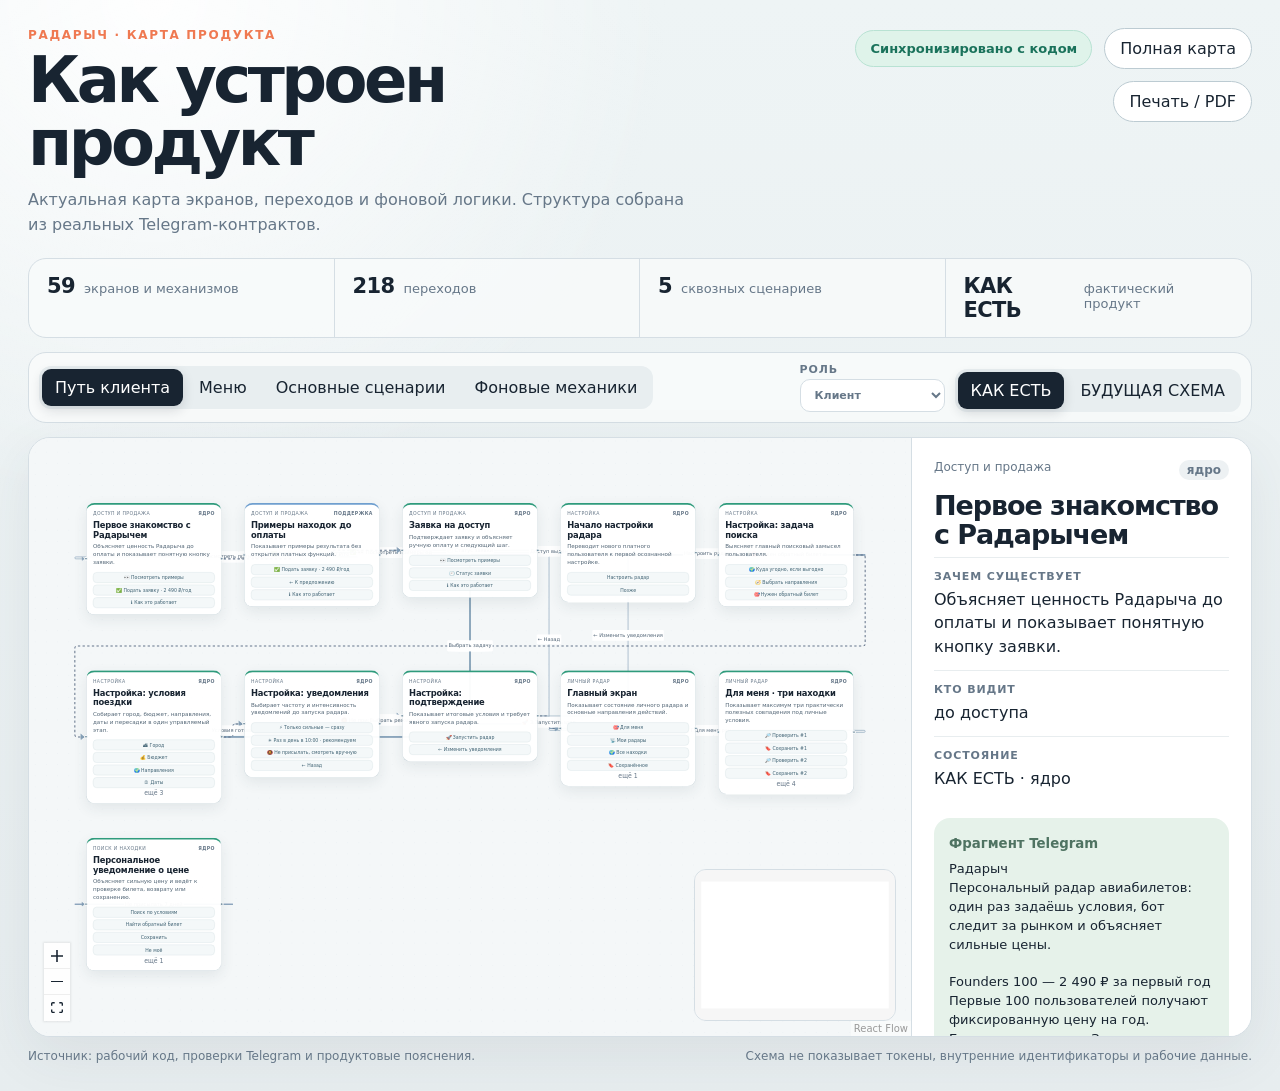
<file: travel-radar/client/index.html>
<!DOCTYPE html><html lang="ru"><head><meta charset="UTF-8"><meta name="viewport" content="width=device-width"><meta name="description" content="Понятный путь пользователя по возможностям Радарыча."><meta name="theme-color" content="#eef3f5"><link rel="icon" type="image/svg+xml" href="/travel-radar/favicon.svg"><title>Радарыч — клиентская схема</title><link rel="stylesheet" href="/travel-radar/_astro/ProductAtlas.DZ0Ws1xk.css"><link rel="stylesheet" href="/travel-radar/_astro/global.DKM_pJt4.css"></head><body class><style>astro-island,astro-slot,astro-static-slot{display:contents}</style><script>(()=>{var e=async t=>{await(await t())()};(self.Astro||(self.Astro={})).load=e;window.dispatchEvent(new Event("astro:load"));})();</script><script>(()=>{var g=Object.defineProperty;var w=(a,s,c)=>s in a?g(a,s,{enumerable:!0,configurable:!0,writable:!0,value:c}):a[s]=c;var l=(a,s,c)=>w(a,typeof s!="symbol"?s+"":s,c);var E=new Set(["__proto__","constructor","prototype"]);{let a={0:t=>y(t),1:t=>c(t),2:t=>new RegExp(t),3:t=>new Date(t),4:t=>new Map(c(t)),5:t=>new Set(c(t)),6:t=>BigInt(t),7:t=>new URL(t),8:t=>new Uint8Array(t),9:t=>new Uint16Array(t),10:t=>new Uint32Array(t),11:t=>Number.POSITIVE_INFINITY*t},s=t=>{let[p,e]=t;return p in a?a[p](e):void 0},c=t=>t.map(s),y=t=>typeof t!="object"||t===null?t:Object.fromEntries(Object.entries(t).map(([p,e])=>[p,s(e)]));class f extends HTMLElement{constructor(){super(...arguments);l(this,"Component");l(this,"hydrator");l(this,"hydrate",async()=>{var b;if(!this.hydrator||!this.isConnected)return;let e=(b=this.parentElement)==null?void 0:b.closest("astro-island[ssr]");if(e){e.addEventListener("astro:hydrate",this.hydrate,{once:!0});return}let r=this.querySelectorAll("astro-slot"),n={},d=this.querySelectorAll("template[data-astro-template]");for(let o of d){let i=o.closest(this.tagName);i!=null&&i.isSameNode(this)&&(n[o.getAttribute("data-astro-template")||"default"]=o.innerHTML,o.remove())}for(let o of r){let i=o.closest(this.tagName);i!=null&&i.isSameNode(this)&&(n[o.getAttribute("name")||"default"]=o.innerHTML)}let u;try{u=this.hasAttribute("props")?y(JSON.parse(this.getAttribute("props"))):{}}catch(o){let i=this.getAttribute("component-url")||"<unknown>",v=this.getAttribute("component-export");throw v&&(i+=` (export ${v})`),console.error(`[hydrate] Error parsing props for component ${i}`,this.getAttribute("props"),o),o}let h;await this.hydrator(this)(this.Component,u,n,{client:this.getAttribute("client")}),this.removeAttribute("ssr"),this.dispatchEvent(new CustomEvent("astro:hydrate"))});l(this,"unmount",()=>{this.isConnected||this.dispatchEvent(new CustomEvent("astro:unmount"))})}disconnectedCallback(){document.removeEventListener("astro:after-swap",this.unmount),document.addEventListener("astro:after-swap",this.unmount,{once:!0})}connectedCallback(){if(!this.hasAttribute("await-children")||document.readyState==="interactive"||document.readyState==="complete")this.childrenConnectedCallback();else{let e=()=>{document.removeEventListener("DOMContentLoaded",e),r.disconnect(),this.childrenConnectedCallback()},r=new MutationObserver(()=>{var n;((n=this.lastChild)==null?void 0:n.nodeType)===Node.COMMENT_NODE&&this.lastChild.nodeValue==="astro:end"&&(this.lastChild.remove(),e())});r.observe(this,{childList:!0}),document.addEventListener("DOMContentLoaded",e)}}async childrenConnectedCallback(){let e=this.getAttribute("before-hydration-url");e&&await import(e),this.start()}getRetryImportUrl(e){let r=new URL(e,document.baseURI);return r.searchParams.set("astro-retry",Date.now().toString()),r.toString()}async importWithRetry(e){try{return await import(e)}catch(r){return await new Promise(n=>setTimeout(n,1e3)),import(this.getRetryImportUrl(e))}}handleHydrationError(e){let r=this.getAttribute("component-url"),n=new CustomEvent("astro:hydration-error",{cancelable:!0,bubbles:!0,composed:!0,detail:{error:e,componentUrl:r}});this.dispatchEvent(n)&&console.error(`[astro-island] Error hydrating ${r}`,e)}async start(){let e=JSON.parse(this.getAttribute("opts")),r=this.getAttribute("client");if(Astro[r]===void 0){window.addEventListener(`astro:${r}`,()=>this.start(),{once:!0});return}try{await Astro[r](async()=>{let n=this.getAttribute("renderer-url");try{let[d,{default:u}]=await Promise.all([this.importWithRetry(this.getAttribute("component-url")),n?this.importWithRetry(n):Promise.resolve({default:()=>()=>{}})]),h=this.getAttribute("component-export")||"default";if(h.includes(".")){this.Component=d;for(let m of h.split(".")){if(E.has(m)||!this.Component||typeof this.Component!="object"&&typeof this.Component!="function"||!Object.hasOwn(this.Component,m))throw new Error(`Invalid component export path: ${h}`);this.Component=this.Component[m]}}else{if(E.has(h))throw new Error(`Invalid component export path: ${h}`);this.Component=d[h]}return this.hydrator=u,this.hydrate}catch(d){return this.handleHydrationError(d),()=>{}}},e,this)}catch(n){this.handleHydrationError(n)}}attributeChangedCallback(){this.hydrate()}}l(f,"observedAttributes",["props"]),customElements.get("astro-island")||customElements.define("astro-island",f)}})();</script><astro-island uid="Z1hybRp" prefix="r1" component-url="/travel-radar/_astro/ProductAtlas.D47i_urP.js" component-export="default" renderer-url="/travel-radar/_astro/client.Cwnq2zmV.js" props="{&quot;atlas&quot;:[0,{&quot;categories&quot;:[1,[[0,{&quot;color&quot;:[0,&quot;#e98a5f&quot;],&quot;id&quot;:[0,&quot;acquisition&quot;],&quot;label&quot;:[0,&quot;Доступ и продажа&quot;]}],[0,{&quot;color&quot;:[0,&quot;#d5a94f&quot;],&quot;id&quot;:[0,&quot;activation&quot;],&quot;label&quot;:[0,&quot;Настройка&quot;]}],[0,{&quot;color&quot;:[0,&quot;#38a98c&quot;],&quot;id&quot;:[0,&quot;radar&quot;],&quot;label&quot;:[0,&quot;Личный радар&quot;]}],[0,{&quot;color&quot;:[0,&quot;#4f8fd8&quot;],&quot;id&quot;:[0,&quot;discovery&quot;],&quot;label&quot;:[0,&quot;Поиск и находки&quot;]}],[0,{&quot;color&quot;:[0,&quot;#7c6fd2&quot;],&quot;id&quot;:[0,&quot;trip&quot;],&quot;label&quot;:[0,&quot;Поездка и возврат&quot;]}],[0,{&quot;color&quot;:[0,&quot;#b56db4&quot;],&quot;id&quot;:[0,&quot;retention&quot;],&quot;label&quot;:[0,&quot;Сохранение ценности&quot;]}],[0,{&quot;color&quot;:[0,&quot;#697586&quot;],&quot;id&quot;:[0,&quot;owner&quot;],&quot;label&quot;:[0,&quot;Контур владельца&quot;]}],[0,{&quot;color&quot;:[0,&quot;#334155&quot;],&quot;id&quot;:[0,&quot;system&quot;],&quot;label&quot;:[0,&quot;Фоновые механики&quot;]}],[0,{&quot;color&quot;:[0,&quot;#9b9388&quot;],&quot;id&quot;:[0,&quot;legacy&quot;],&quot;label&quot;:[0,&quot;Архив&quot;]}]]],&quot;edges&quot;:[1,[[0,{&quot;id&quot;:[0,&quot;commands--paid_main_menu--0&quot;],&quot;kind&quot;:[0,&quot;user&quot;],&quot;label&quot;:[0,&quot;/menu&quot;],&quot;source&quot;:[0,&quot;commands&quot;],&quot;target&quot;:[0,&quot;paid_main_menu&quot;]}],[0,{&quot;id&quot;:[0,&quot;commands--paid_radars_list--1&quot;],&quot;kind&quot;:[0,&quot;user&quot;],&quot;label&quot;:[0,&quot;/radars&quot;],&quot;source&quot;:[0,&quot;commands&quot;],&quot;target&quot;:[0,&quot;paid_radars_list&quot;]}],[0,{&quot;id&quot;:[0,&quot;commands--paid_daily_digest--2&quot;],&quot;kind&quot;:[0,&quot;user&quot;],&quot;label&quot;:[0,&quot;/digest&quot;],&quot;source&quot;:[0,&quot;commands&quot;],&quot;target&quot;:[0,&quot;paid_daily_digest&quot;]}],[0,{&quot;id&quot;:[0,&quot;commands--paid_saved_populated--3&quot;],&quot;kind&quot;:[0,&quot;user&quot;],&quot;label&quot;:[0,&quot;/saved&quot;],&quot;source&quot;:[0,&quot;commands&quot;],&quot;target&quot;:[0,&quot;paid_saved_populated&quot;]}],[0,{&quot;id&quot;:[0,&quot;commands--commands--4&quot;],&quot;kind&quot;:[0,&quot;user&quot;],&quot;label&quot;:[0,&quot;/help&quot;],&quot;source&quot;:[0,&quot;commands&quot;],&quot;target&quot;:[0,&quot;commands&quot;]}],[0,{&quot;id&quot;:[0,&quot;main_menu.paid-main-menu-buttons--paid_personal_feed--5&quot;],&quot;kind&quot;:[0,&quot;user&quot;],&quot;label&quot;:[0,&quot;🎯 Для меня&quot;],&quot;source&quot;:[0,&quot;main_menu.paid-main-menu-buttons&quot;],&quot;target&quot;:[0,&quot;paid_personal_feed&quot;]}],[0,{&quot;id&quot;:[0,&quot;main_menu.paid-main-menu-buttons--paid_radars_list--6&quot;],&quot;kind&quot;:[0,&quot;user&quot;],&quot;label&quot;:[0,&quot;📡 Мои радары&quot;],&quot;source&quot;:[0,&quot;main_menu.paid-main-menu-buttons&quot;],&quot;target&quot;:[0,&quot;paid_radars_list&quot;]}],[0,{&quot;id&quot;:[0,&quot;main_menu.paid-main-menu-buttons--anomalies_dashboard--7&quot;],&quot;kind&quot;:[0,&quot;user&quot;],&quot;label&quot;:[0,&quot;🌍 Все находки&quot;],&quot;source&quot;:[0,&quot;main_menu.paid-main-menu-buttons&quot;],&quot;target&quot;:[0,&quot;anomalies_dashboard&quot;]}],[0,{&quot;id&quot;:[0,&quot;main_menu.paid-main-menu-buttons--paid_saved_populated--8&quot;],&quot;kind&quot;:[0,&quot;user&quot;],&quot;label&quot;:[0,&quot;🔖 Сохранённое&quot;],&quot;source&quot;:[0,&quot;main_menu.paid-main-menu-buttons&quot;],&quot;target&quot;:[0,&quot;paid_saved_populated&quot;]}],[0,{&quot;id&quot;:[0,&quot;main_menu.paid-main-menu-buttons--paid_main_menu--9&quot;],&quot;kind&quot;:[0,&quot;user&quot;],&quot;label&quot;:[0,&quot;••• Ещё&quot;],&quot;source&quot;:[0,&quot;main_menu.paid-main-menu-buttons&quot;],&quot;target&quot;:[0,&quot;paid_main_menu&quot;]}],[0,{&quot;id&quot;:[0,&quot;admin_menu--paid_personal_feed--10&quot;],&quot;kind&quot;:[0,&quot;user&quot;],&quot;label&quot;:[0,&quot;🎯 Для меня&quot;],&quot;source&quot;:[0,&quot;admin_menu&quot;],&quot;target&quot;:[0,&quot;paid_personal_feed&quot;]}],[0,{&quot;id&quot;:[0,&quot;admin_menu--paid_radars_list--11&quot;],&quot;kind&quot;:[0,&quot;user&quot;],&quot;label&quot;:[0,&quot;📡 Мои радары&quot;],&quot;source&quot;:[0,&quot;admin_menu&quot;],&quot;target&quot;:[0,&quot;paid_radars_list&quot;]}],[0,{&quot;id&quot;:[0,&quot;admin_menu--anomalies_dashboard--12&quot;],&quot;kind&quot;:[0,&quot;user&quot;],&quot;label&quot;:[0,&quot;🌍 Все находки&quot;],&quot;source&quot;:[0,&quot;admin_menu&quot;],&quot;target&quot;:[0,&quot;anomalies_dashboard&quot;]}],[0,{&quot;id&quot;:[0,&quot;admin_menu--paid_saved_populated--13&quot;],&quot;kind&quot;:[0,&quot;user&quot;],&quot;label&quot;:[0,&quot;🔖 Сохранённое&quot;],&quot;source&quot;:[0,&quot;admin_menu&quot;],&quot;target&quot;:[0,&quot;paid_saved_populated&quot;]}],[0,{&quot;id&quot;:[0,&quot;admin_menu--paid_main_menu--14&quot;],&quot;kind&quot;:[0,&quot;user&quot;],&quot;label&quot;:[0,&quot;••• Ещё&quot;],&quot;source&quot;:[0,&quot;admin_menu&quot;],&quot;target&quot;:[0,&quot;paid_main_menu&quot;]}],[0,{&quot;id&quot;:[0,&quot;admin_menu--diagnostics--15&quot;],&quot;kind&quot;:[0,&quot;user&quot;],&quot;label&quot;:[0,&quot;🔧 Диагностика&quot;],&quot;source&quot;:[0,&quot;admin_menu&quot;],&quot;target&quot;:[0,&quot;diagnostics&quot;]}],[0,{&quot;id&quot;:[0,&quot;more_menu--ready_trips--16&quot;],&quot;kind&quot;:[0,&quot;user&quot;],&quot;label&quot;:[0,&quot;🧳 Готовые поездки&quot;],&quot;source&quot;:[0,&quot;more_menu&quot;],&quot;target&quot;:[0,&quot;ready_trips&quot;]}],[0,{&quot;id&quot;:[0,&quot;more_menu--paid_weekly_report--17&quot;],&quot;kind&quot;:[0,&quot;user&quot;],&quot;label&quot;:[0,&quot;📊 Отчёт за неделю&quot;],&quot;source&quot;:[0,&quot;more_menu&quot;],&quot;target&quot;:[0,&quot;paid_weekly_report&quot;]}],[0,{&quot;id&quot;:[0,&quot;more_menu--paid_main_menu--18&quot;],&quot;kind&quot;:[0,&quot;user&quot;],&quot;label&quot;:[0,&quot;🏠 Главный экран&quot;],&quot;source&quot;:[0,&quot;more_menu&quot;],&quot;target&quot;:[0,&quot;paid_main_menu&quot;]}],[0,{&quot;id&quot;:[0,&quot;diagnostics--paid_main_menu--19&quot;],&quot;kind&quot;:[0,&quot;user&quot;],&quot;label&quot;:[0,&quot;📊 Сводка радара&quot;],&quot;source&quot;:[0,&quot;diagnostics&quot;],&quot;target&quot;:[0,&quot;paid_main_menu&quot;]}],[0,{&quot;id&quot;:[0,&quot;diagnostics--paid_main_menu--20&quot;],&quot;kind&quot;:[0,&quot;user&quot;],&quot;label&quot;:[0,&quot;🧭 Качество сигналов&quot;],&quot;source&quot;:[0,&quot;diagnostics&quot;],&quot;target&quot;:[0,&quot;paid_main_menu&quot;]}],[0,{&quot;id&quot;:[0,&quot;diagnostics--paid_main_menu--21&quot;],&quot;kind&quot;:[0,&quot;user&quot;],&quot;label&quot;:[0,&quot;🔁 Риск обратного&quot;],&quot;source&quot;:[0,&quot;diagnostics&quot;],&quot;target&quot;:[0,&quot;paid_main_menu&quot;]}],[0,{&quot;id&quot;:[0,&quot;diagnostics--paid_main_menu--22&quot;],&quot;kind&quot;:[0,&quot;user&quot;],&quot;label&quot;:[0,&quot;⚙️ Статус&quot;],&quot;source&quot;:[0,&quot;diagnostics&quot;],&quot;target&quot;:[0,&quot;paid_main_menu&quot;]}],[0,{&quot;id&quot;:[0,&quot;diagnostics--paid_main_menu--23&quot;],&quot;kind&quot;:[0,&quot;user&quot;],&quot;label&quot;:[0,&quot;↩️ Главное меню&quot;],&quot;source&quot;:[0,&quot;diagnostics&quot;],&quot;target&quot;:[0,&quot;paid_main_menu&quot;]}],[0,{&quot;id&quot;:[0,&quot;anomalies_empty--anomalies_dashboard--24&quot;],&quot;kind&quot;:[0,&quot;user&quot;],&quot;label&quot;:[0,&quot;🔄 Обновить&quot;],&quot;source&quot;:[0,&quot;anomalies_empty&quot;],&quot;target&quot;:[0,&quot;anomalies_dashboard&quot;]}],[0,{&quot;id&quot;:[0,&quot;anomalies_empty--paid_main_menu--25&quot;],&quot;kind&quot;:[0,&quot;user&quot;],&quot;label&quot;:[0,&quot;💎 Из Москвы&quot;],&quot;source&quot;:[0,&quot;anomalies_empty&quot;],&quot;target&quot;:[0,&quot;paid_main_menu&quot;]}],[0,{&quot;id&quot;:[0,&quot;anomalies_empty--paid_main_menu--26&quot;],&quot;kind&quot;:[0,&quot;user&quot;],&quot;label&quot;:[0,&quot;🛫 Из Питера&quot;],&quot;source&quot;:[0,&quot;anomalies_empty&quot;],&quot;target&quot;:[0,&quot;paid_main_menu&quot;]}],[0,{&quot;id&quot;:[0,&quot;anomalies_empty--paid_main_menu--27&quot;],&quot;kind&quot;:[0,&quot;user&quot;],&quot;label&quot;:[0,&quot;⚙️ Настроить&quot;],&quot;source&quot;:[0,&quot;anomalies_empty&quot;],&quot;target&quot;:[0,&quot;paid_main_menu&quot;]}],[0,{&quot;id&quot;:[0,&quot;anomalies_dashboard--anomalies_dashboard--28&quot;],&quot;kind&quot;:[0,&quot;user&quot;],&quot;label&quot;:[0,&quot;📅 июл 2026 · 18&quot;],&quot;source&quot;:[0,&quot;anomalies_dashboard&quot;],&quot;target&quot;:[0,&quot;anomalies_dashboard&quot;]}],[0,{&quot;id&quot;:[0,&quot;anomalies_dashboard--anomalies_dashboard--29&quot;],&quot;kind&quot;:[0,&quot;user&quot;],&quot;label&quot;:[0,&quot;📅 авг 2026 · 12&quot;],&quot;source&quot;:[0,&quot;anomalies_dashboard&quot;],&quot;target&quot;:[0,&quot;anomalies_dashboard&quot;]}],[0,{&quot;id&quot;:[0,&quot;anomalies_dashboard--anomalies_dashboard--30&quot;],&quot;kind&quot;:[0,&quot;user&quot;],&quot;label&quot;:[0,&quot;📅 сен 2026 · 9&quot;],&quot;source&quot;:[0,&quot;anomalies_dashboard&quot;],&quot;target&quot;:[0,&quot;anomalies_dashboard&quot;]}],[0,{&quot;id&quot;:[0,&quot;anomalies_dashboard--anomalies_dashboard--31&quot;],&quot;kind&quot;:[0,&quot;user&quot;],&quot;label&quot;:[0,&quot;📅 окт 2026 · 7&quot;],&quot;source&quot;:[0,&quot;anomalies_dashboard&quot;],&quot;target&quot;:[0,&quot;anomalies_dashboard&quot;]}],[0,{&quot;id&quot;:[0,&quot;anomalies_dashboard--anomalies_dashboard--32&quot;],&quot;kind&quot;:[0,&quot;user&quot;],&quot;label&quot;:[0,&quot;↩️ Все фильтры&quot;],&quot;source&quot;:[0,&quot;anomalies_dashboard&quot;],&quot;target&quot;:[0,&quot;anomalies_dashboard&quot;]}],[0,{&quot;id&quot;:[0,&quot;anomalies_country--market_results--33&quot;],&quot;kind&quot;:[0,&quot;user&quot;],&quot;label&quot;:[0,&quot;🇨🇳 Китай · 9&quot;],&quot;source&quot;:[0,&quot;anomalies_country&quot;],&quot;target&quot;:[0,&quot;market_results&quot;]}],[0,{&quot;id&quot;:[0,&quot;anomalies_country--market_results--34&quot;],&quot;kind&quot;:[0,&quot;user&quot;],&quot;label&quot;:[0,&quot;🇹🇭 Таиланд · 4&quot;],&quot;source&quot;:[0,&quot;anomalies_country&quot;],&quot;target&quot;:[0,&quot;market_results&quot;]}],[0,{&quot;id&quot;:[0,&quot;anomalies_country--market_results--35&quot;],&quot;kind&quot;:[0,&quot;user&quot;],&quot;label&quot;:[0,&quot;🇪🇸 Испания · 3&quot;],&quot;source&quot;:[0,&quot;anomalies_country&quot;],&quot;target&quot;:[0,&quot;market_results&quot;]}],[0,{&quot;id&quot;:[0,&quot;anomalies_country--market_results--36&quot;],&quot;kind&quot;:[0,&quot;user&quot;],&quot;label&quot;:[0,&quot;🇹🇷 Турция · 2&quot;],&quot;source&quot;:[0,&quot;anomalies_country&quot;],&quot;target&quot;:[0,&quot;market_results&quot;]}],[0,{&quot;id&quot;:[0,&quot;anomalies_country--anomalies_dashboard--37&quot;],&quot;kind&quot;:[0,&quot;user&quot;],&quot;label&quot;:[0,&quot;↩️ Месяцы&quot;],&quot;source&quot;:[0,&quot;anomalies_country&quot;],&quot;target&quot;:[0,&quot;anomalies_dashboard&quot;]}],[0,{&quot;id&quot;:[0,&quot;anomalies_country--anomalies_dashboard--38&quot;],&quot;kind&quot;:[0,&quot;user&quot;],&quot;label&quot;:[0,&quot;↩️ Все фильтры&quot;],&quot;source&quot;:[0,&quot;anomalies_country&quot;],&quot;target&quot;:[0,&quot;anomalies_dashboard&quot;]}],[0,{&quot;id&quot;:[0,&quot;deals--market_results--39&quot;],&quot;kind&quot;:[0,&quot;user&quot;],&quot;label&quot;:[0,&quot;🔥 Самые сильные&quot;],&quot;source&quot;:[0,&quot;deals&quot;],&quot;target&quot;:[0,&quot;market_results&quot;]}],[0,{&quot;id&quot;:[0,&quot;deals--market_results--40&quot;],&quot;kind&quot;:[0,&quot;user&quot;],&quot;label&quot;:[0,&quot;🟢 −25% и ниже&quot;],&quot;source&quot;:[0,&quot;deals&quot;],&quot;target&quot;:[0,&quot;market_results&quot;]}],[0,{&quot;id&quot;:[0,&quot;deals--ready_trips--41&quot;],&quot;kind&quot;:[0,&quot;user&quot;],&quot;label&quot;:[0,&quot;🧳 Готовые поездки&quot;],&quot;source&quot;:[0,&quot;deals&quot;],&quot;target&quot;:[0,&quot;ready_trips&quot;]}],[0,{&quot;id&quot;:[0,&quot;deals--paid_main_menu--42&quot;],&quot;kind&quot;:[0,&quot;user&quot;],&quot;label&quot;:[0,&quot;🌍 Короткие&quot;],&quot;source&quot;:[0,&quot;deals&quot;],&quot;target&quot;:[0,&quot;paid_main_menu&quot;]}],[0,{&quot;id&quot;:[0,&quot;deals--anomalies_dashboard--43&quot;],&quot;kind&quot;:[0,&quot;user&quot;],&quot;label&quot;:[0,&quot;🌍 Страны из Москвы&quot;],&quot;source&quot;:[0,&quot;deals&quot;],&quot;target&quot;:[0,&quot;anomalies_dashboard&quot;]}],[0,{&quot;id&quot;:[0,&quot;deals--paid_main_menu--44&quot;],&quot;kind&quot;:[0,&quot;user&quot;],&quot;label&quot;:[0,&quot;⚙️ Настроить&quot;],&quot;source&quot;:[0,&quot;deals&quot;],&quot;target&quot;:[0,&quot;paid_main_menu&quot;]}],[0,{&quot;id&quot;:[0,&quot;return_window--return_result--45&quot;],&quot;kind&quot;:[0,&quot;user&quot;],&quot;label&quot;:[0,&quot;5–10 дней · 06.08–11.08&quot;],&quot;source&quot;:[0,&quot;return_window&quot;],&quot;target&quot;:[0,&quot;return_result&quot;]}],[0,{&quot;id&quot;:[0,&quot;return_window--return_result--46&quot;],&quot;kind&quot;:[0,&quot;user&quot;],&quot;label&quot;:[0,&quot;10–14 дней · 11.08–15.08&quot;],&quot;source&quot;:[0,&quot;return_window&quot;],&quot;target&quot;:[0,&quot;return_result&quot;]}],[0,{&quot;id&quot;:[0,&quot;return_window--return_result--47&quot;],&quot;kind&quot;:[0,&quot;user&quot;],&quot;label&quot;:[0,&quot;14–21 день · 15.08–22.08&quot;],&quot;source&quot;:[0,&quot;return_window&quot;],&quot;target&quot;:[0,&quot;return_result&quot;]}],[0,{&quot;id&quot;:[0,&quot;return_window--return_window--48&quot;],&quot;kind&quot;:[0,&quot;user&quot;],&quot;label&quot;:[0,&quot;✏️ Свои даты&quot;],&quot;source&quot;:[0,&quot;return_window&quot;],&quot;target&quot;:[0,&quot;return_window&quot;]}],[0,{&quot;id&quot;:[0,&quot;return_result--return_result--49&quot;],&quot;kind&quot;:[0,&quot;user&quot;],&quot;label&quot;:[0,&quot;🔄 Проверить сейчас&quot;],&quot;source&quot;:[0,&quot;return_result&quot;],&quot;target&quot;:[0,&quot;return_result&quot;]}],[0,{&quot;id&quot;:[0,&quot;return_result--return_result--50&quot;],&quot;kind&quot;:[0,&quot;user&quot;],&quot;label&quot;:[0,&quot;Рассмотреть другой город&quot;],&quot;source&quot;:[0,&quot;return_result&quot;],&quot;target&quot;:[0,&quot;return_result&quot;]}],[0,{&quot;id&quot;:[0,&quot;return_result--return_window--51&quot;],&quot;kind&quot;:[0,&quot;user&quot;],&quot;label&quot;:[0,&quot;📅 Изменить интервал&quot;],&quot;source&quot;:[0,&quot;return_result&quot;],&quot;target&quot;:[0,&quot;return_window&quot;]}],[0,{&quot;id&quot;:[0,&quot;return_result--sniper_dashboard--52&quot;],&quot;kind&quot;:[0,&quot;user&quot;],&quot;label&quot;:[0,&quot;🎯 Снайпер возврата&quot;],&quot;source&quot;:[0,&quot;return_result&quot;],&quot;target&quot;:[0,&quot;sniper_dashboard&quot;]}],[0,{&quot;id&quot;:[0,&quot;sniper_dashboard--sniper_dashboard--53&quot;],&quot;kind&quot;:[0,&quot;user&quot;],&quot;label&quot;:[0,&quot;⭐ Популярные&quot;],&quot;source&quot;:[0,&quot;sniper_dashboard&quot;],&quot;target&quot;:[0,&quot;sniper_dashboard&quot;]}],[0,{&quot;id&quot;:[0,&quot;sniper_dashboard--sniper_dashboard--54&quot;],&quot;kind&quot;:[0,&quot;user&quot;],&quot;label&quot;:[0,&quot;🌏 Азия и острова&quot;],&quot;source&quot;:[0,&quot;sniper_dashboard&quot;],&quot;target&quot;:[0,&quot;sniper_dashboard&quot;]}],[0,{&quot;id&quot;:[0,&quot;sniper_dashboard--sniper_dashboard--55&quot;],&quot;kind&quot;:[0,&quot;user&quot;],&quot;label&quot;:[0,&quot;🧭 Ближние&quot;],&quot;source&quot;:[0,&quot;sniper_dashboard&quot;],&quot;target&quot;:[0,&quot;sniper_dashboard&quot;]}],[0,{&quot;id&quot;:[0,&quot;sniper_dashboard--sniper_dashboard--56&quot;],&quot;kind&quot;:[0,&quot;user&quot;],&quot;label&quot;:[0,&quot;🇪🇺 Европа&quot;],&quot;source&quot;:[0,&quot;sniper_dashboard&quot;],&quot;target&quot;:[0,&quot;sniper_dashboard&quot;]}],[0,{&quot;id&quot;:[0,&quot;sniper_dashboard--sniper_dashboard--57&quot;],&quot;kind&quot;:[0,&quot;user&quot;],&quot;label&quot;:[0,&quot;🌍 Африка&quot;],&quot;source&quot;:[0,&quot;sniper_dashboard&quot;],&quot;target&quot;:[0,&quot;sniper_dashboard&quot;]}],[0,{&quot;id&quot;:[0,&quot;sniper_dashboard--sniper_dashboard--58&quot;],&quot;kind&quot;:[0,&quot;user&quot;],&quot;label&quot;:[0,&quot;🌎 Америка&quot;],&quot;source&quot;:[0,&quot;sniper_dashboard&quot;],&quot;target&quot;:[0,&quot;sniper_dashboard&quot;]}],[0,{&quot;id&quot;:[0,&quot;sniper_dashboard--sniper_dashboard--59&quot;],&quot;kind&quot;:[0,&quot;user&quot;],&quot;label&quot;:[0,&quot;🌍 Все страны&quot;],&quot;source&quot;:[0,&quot;sniper_dashboard&quot;],&quot;target&quot;:[0,&quot;sniper_dashboard&quot;]}],[0,{&quot;id&quot;:[0,&quot;sniper_dashboard--sniper_dashboard--60&quot;],&quot;kind&quot;:[0,&quot;user&quot;],&quot;label&quot;:[0,&quot;📋 Активные снайперы&quot;],&quot;source&quot;:[0,&quot;sniper_dashboard&quot;],&quot;target&quot;:[0,&quot;sniper_dashboard&quot;]}],[0,{&quot;id&quot;:[0,&quot;sniper_dashboard--sniper_dashboard--61&quot;],&quot;kind&quot;:[0,&quot;user&quot;],&quot;label&quot;:[0,&quot;✏️ Ручной ввод&quot;],&quot;source&quot;:[0,&quot;sniper_dashboard&quot;],&quot;target&quot;:[0,&quot;sniper_dashboard&quot;]}],[0,{&quot;id&quot;:[0,&quot;sniper_target--sniper_window--62&quot;],&quot;kind&quot;:[0,&quot;user&quot;],&quot;label&quot;:[0,&quot;🇹🇭 Таиланд&quot;],&quot;source&quot;:[0,&quot;sniper_target&quot;],&quot;target&quot;:[0,&quot;sniper_window&quot;]}],[0,{&quot;id&quot;:[0,&quot;sniper_target--sniper_window--63&quot;],&quot;kind&quot;:[0,&quot;user&quot;],&quot;label&quot;:[0,&quot;🇨🇳 Китай&quot;],&quot;source&quot;:[0,&quot;sniper_target&quot;],&quot;target&quot;:[0,&quot;sniper_window&quot;]}],[0,{&quot;id&quot;:[0,&quot;sniper_target--sniper_window--64&quot;],&quot;kind&quot;:[0,&quot;user&quot;],&quot;label&quot;:[0,&quot;🇹🇷 Турция&quot;],&quot;source&quot;:[0,&quot;sniper_target&quot;],&quot;target&quot;:[0,&quot;sniper_window&quot;]}],[0,{&quot;id&quot;:[0,&quot;sniper_target--sniper_window--65&quot;],&quot;kind&quot;:[0,&quot;user&quot;],&quot;label&quot;:[0,&quot;🇻🇳 Вьетнам&quot;],&quot;source&quot;:[0,&quot;sniper_target&quot;],&quot;target&quot;:[0,&quot;sniper_window&quot;]}],[0,{&quot;id&quot;:[0,&quot;sniper_target--sniper_dashboard--66&quot;],&quot;kind&quot;:[0,&quot;user&quot;],&quot;label&quot;:[0,&quot;↩️ Назад&quot;],&quot;source&quot;:[0,&quot;sniper_target&quot;],&quot;target&quot;:[0,&quot;sniper_dashboard&quot;]}],[0,{&quot;id&quot;:[0,&quot;sniper_window--sniper_price--67&quot;],&quot;kind&quot;:[0,&quot;user&quot;],&quot;label&quot;:[0,&quot;5–14 дней&quot;],&quot;source&quot;:[0,&quot;sniper_window&quot;],&quot;target&quot;:[0,&quot;sniper_price&quot;]}],[0,{&quot;id&quot;:[0,&quot;sniper_window--sniper_price--68&quot;],&quot;kind&quot;:[0,&quot;user&quot;],&quot;label&quot;:[0,&quot;5–20 дней&quot;],&quot;source&quot;:[0,&quot;sniper_window&quot;],&quot;target&quot;:[0,&quot;sniper_price&quot;]}],[0,{&quot;id&quot;:[0,&quot;sniper_window--sniper_price--69&quot;],&quot;kind&quot;:[0,&quot;user&quot;],&quot;label&quot;:[0,&quot;10–30 дней&quot;],&quot;source&quot;:[0,&quot;sniper_window&quot;],&quot;target&quot;:[0,&quot;sniper_price&quot;]}],[0,{&quot;id&quot;:[0,&quot;sniper_window--sniper_price--70&quot;],&quot;kind&quot;:[0,&quot;user&quot;],&quot;label&quot;:[0,&quot;14–30 дней&quot;],&quot;source&quot;:[0,&quot;sniper_window&quot;],&quot;target&quot;:[0,&quot;sniper_price&quot;]}],[0,{&quot;id&quot;:[0,&quot;sniper_window--sniper_dashboard--71&quot;],&quot;kind&quot;:[0,&quot;user&quot;],&quot;label&quot;:[0,&quot;↩️ Направления&quot;],&quot;source&quot;:[0,&quot;sniper_window&quot;],&quot;target&quot;:[0,&quot;sniper_dashboard&quot;]}],[0,{&quot;id&quot;:[0,&quot;sniper_price--sniper_dashboard--72&quot;],&quot;kind&quot;:[0,&quot;user&quot;],&quot;label&quot;:[0,&quot;до 25к&quot;],&quot;source&quot;:[0,&quot;sniper_price&quot;],&quot;target&quot;:[0,&quot;sniper_dashboard&quot;]}],[0,{&quot;id&quot;:[0,&quot;sniper_price--sniper_dashboard--73&quot;],&quot;kind&quot;:[0,&quot;user&quot;],&quot;label&quot;:[0,&quot;до 35к&quot;],&quot;source&quot;:[0,&quot;sniper_price&quot;],&quot;target&quot;:[0,&quot;sniper_dashboard&quot;]}],[0,{&quot;id&quot;:[0,&quot;sniper_price--sniper_dashboard--74&quot;],&quot;kind&quot;:[0,&quot;user&quot;],&quot;label&quot;:[0,&quot;до 50к&quot;],&quot;source&quot;:[0,&quot;sniper_price&quot;],&quot;target&quot;:[0,&quot;sniper_dashboard&quot;]}],[0,{&quot;id&quot;:[0,&quot;sniper_price--sniper_dashboard--75&quot;],&quot;kind&quot;:[0,&quot;user&quot;],&quot;label&quot;:[0,&quot;до 70к&quot;],&quot;source&quot;:[0,&quot;sniper_price&quot;],&quot;target&quot;:[0,&quot;sniper_dashboard&quot;]}],[0,{&quot;id&quot;:[0,&quot;sniper_price--sniper_window--76&quot;],&quot;kind&quot;:[0,&quot;user&quot;],&quot;label&quot;:[0,&quot;↩️ Окно&quot;],&quot;source&quot;:[0,&quot;sniper_price&quot;],&quot;target&quot;:[0,&quot;sniper_window&quot;]}],[0,{&quot;id&quot;:[0,&quot;unpaid_start--unpaid_examples--77&quot;],&quot;kind&quot;:[0,&quot;user&quot;],&quot;label&quot;:[0,&quot;👀 Посмотреть примеры&quot;],&quot;source&quot;:[0,&quot;unpaid_start&quot;],&quot;target&quot;:[0,&quot;unpaid_examples&quot;]}],[0,{&quot;id&quot;:[0,&quot;unpaid_start--unpaid_request--78&quot;],&quot;kind&quot;:[0,&quot;user&quot;],&quot;label&quot;:[0,&quot;✅ Подать заявку · 2 490 ₽/год&quot;],&quot;source&quot;:[0,&quot;unpaid_start&quot;],&quot;target&quot;:[0,&quot;unpaid_request&quot;]}],[0,{&quot;id&quot;:[0,&quot;unpaid_start--unpaid_faq--79&quot;],&quot;kind&quot;:[0,&quot;user&quot;],&quot;label&quot;:[0,&quot;ℹ️ Как это работает&quot;],&quot;source&quot;:[0,&quot;unpaid_start&quot;],&quot;target&quot;:[0,&quot;unpaid_faq&quot;]}],[0,{&quot;id&quot;:[0,&quot;unpaid_examples--unpaid_request--80&quot;],&quot;kind&quot;:[0,&quot;user&quot;],&quot;label&quot;:[0,&quot;✅ Подать заявку · 2 490 ₽/год&quot;],&quot;source&quot;:[0,&quot;unpaid_examples&quot;],&quot;target&quot;:[0,&quot;unpaid_request&quot;]}],[0,{&quot;id&quot;:[0,&quot;unpaid_examples--unpaid_start--81&quot;],&quot;kind&quot;:[0,&quot;user&quot;],&quot;label&quot;:[0,&quot;← К предложению&quot;],&quot;source&quot;:[0,&quot;unpaid_examples&quot;],&quot;target&quot;:[0,&quot;unpaid_start&quot;]}],[0,{&quot;id&quot;:[0,&quot;unpaid_examples--unpaid_faq--82&quot;],&quot;kind&quot;:[0,&quot;user&quot;],&quot;label&quot;:[0,&quot;ℹ️ Как это работает&quot;],&quot;source&quot;:[0,&quot;unpaid_examples&quot;],&quot;target&quot;:[0,&quot;unpaid_faq&quot;]}],[0,{&quot;id&quot;:[0,&quot;unpaid_preview_empty--unpaid_examples--83&quot;],&quot;kind&quot;:[0,&quot;user&quot;],&quot;label&quot;:[0,&quot;👀 Посмотреть примеры&quot;],&quot;source&quot;:[0,&quot;unpaid_preview_empty&quot;],&quot;target&quot;:[0,&quot;unpaid_examples&quot;]}],[0,{&quot;id&quot;:[0,&quot;unpaid_preview_empty--unpaid_request--84&quot;],&quot;kind&quot;:[0,&quot;user&quot;],&quot;label&quot;:[0,&quot;✅ Подать заявку · 2 490 ₽/год&quot;],&quot;source&quot;:[0,&quot;unpaid_preview_empty&quot;],&quot;target&quot;:[0,&quot;unpaid_request&quot;]}],[0,{&quot;id&quot;:[0,&quot;unpaid_preview_empty--unpaid_faq--85&quot;],&quot;kind&quot;:[0,&quot;user&quot;],&quot;label&quot;:[0,&quot;ℹ️ Как это работает&quot;],&quot;source&quot;:[0,&quot;unpaid_preview_empty&quot;],&quot;target&quot;:[0,&quot;unpaid_faq&quot;]}],[0,{&quot;id&quot;:[0,&quot;unpaid_request--unpaid_examples--86&quot;],&quot;kind&quot;:[0,&quot;user&quot;],&quot;label&quot;:[0,&quot;👀 Посмотреть примеры&quot;],&quot;source&quot;:[0,&quot;unpaid_request&quot;],&quot;target&quot;:[0,&quot;unpaid_examples&quot;]}],[0,{&quot;id&quot;:[0,&quot;unpaid_request--unpaid_request--87&quot;],&quot;kind&quot;:[0,&quot;user&quot;],&quot;label&quot;:[0,&quot;🕘 Статус заявки&quot;],&quot;source&quot;:[0,&quot;unpaid_request&quot;],&quot;target&quot;:[0,&quot;unpaid_request&quot;]}],[0,{&quot;id&quot;:[0,&quot;unpaid_request--unpaid_faq--88&quot;],&quot;kind&quot;:[0,&quot;user&quot;],&quot;label&quot;:[0,&quot;ℹ️ Как это работает&quot;],&quot;source&quot;:[0,&quot;unpaid_request&quot;],&quot;target&quot;:[0,&quot;unpaid_faq&quot;]}],[0,{&quot;id&quot;:[0,&quot;unpaid_expired--unpaid_examples--89&quot;],&quot;kind&quot;:[0,&quot;user&quot;],&quot;label&quot;:[0,&quot;👀 Посмотреть примеры&quot;],&quot;source&quot;:[0,&quot;unpaid_expired&quot;],&quot;target&quot;:[0,&quot;unpaid_examples&quot;]}],[0,{&quot;id&quot;:[0,&quot;unpaid_expired--unpaid_request--90&quot;],&quot;kind&quot;:[0,&quot;user&quot;],&quot;label&quot;:[0,&quot;🔄 Запросить продление&quot;],&quot;source&quot;:[0,&quot;unpaid_expired&quot;],&quot;target&quot;:[0,&quot;unpaid_request&quot;]}],[0,{&quot;id&quot;:[0,&quot;unpaid_expired--unpaid_faq--91&quot;],&quot;kind&quot;:[0,&quot;user&quot;],&quot;label&quot;:[0,&quot;ℹ️ Как это работает&quot;],&quot;source&quot;:[0,&quot;unpaid_expired&quot;],&quot;target&quot;:[0,&quot;unpaid_faq&quot;]}],[0,{&quot;id&quot;:[0,&quot;unpaid_faq--unpaid_request--92&quot;],&quot;kind&quot;:[0,&quot;user&quot;],&quot;label&quot;:[0,&quot;✅ Подать заявку · 2 490 ₽/год&quot;],&quot;source&quot;:[0,&quot;unpaid_faq&quot;],&quot;target&quot;:[0,&quot;unpaid_request&quot;]}],[0,{&quot;id&quot;:[0,&quot;unpaid_faq--unpaid_start--93&quot;],&quot;kind&quot;:[0,&quot;user&quot;],&quot;label&quot;:[0,&quot;← К предложению&quot;],&quot;source&quot;:[0,&quot;unpaid_faq&quot;],&quot;target&quot;:[0,&quot;unpaid_start&quot;]}],[0,{&quot;id&quot;:[0,&quot;unpaid_faq--unpaid_faq--94&quot;],&quot;kind&quot;:[0,&quot;user&quot;],&quot;label&quot;:[0,&quot;ℹ️ Как это работает&quot;],&quot;source&quot;:[0,&quot;unpaid_faq&quot;],&quot;target&quot;:[0,&quot;unpaid_faq&quot;]}],[0,{&quot;id&quot;:[0,&quot;paid_onboarding_intro--paid_setup_intent--95&quot;],&quot;kind&quot;:[0,&quot;user&quot;],&quot;label&quot;:[0,&quot;Настроить радар&quot;],&quot;source&quot;:[0,&quot;paid_onboarding_intro&quot;],&quot;target&quot;:[0,&quot;paid_setup_intent&quot;]}],[0,{&quot;id&quot;:[0,&quot;paid_onboarding_intro--paid_setup_intent--96&quot;],&quot;kind&quot;:[0,&quot;user&quot;],&quot;label&quot;:[0,&quot;Позже&quot;],&quot;source&quot;:[0,&quot;paid_onboarding_intro&quot;],&quot;target&quot;:[0,&quot;paid_setup_intent&quot;]}],[0,{&quot;id&quot;:[0,&quot;paid_setup_intent--paid_setup_intent--97&quot;],&quot;kind&quot;:[0,&quot;user&quot;],&quot;label&quot;:[0,&quot;🌍 Куда угодно, если выгодно&quot;],&quot;source&quot;:[0,&quot;paid_setup_intent&quot;],&quot;target&quot;:[0,&quot;paid_setup_intent&quot;]}],[0,{&quot;id&quot;:[0,&quot;paid_setup_intent--paid_setup_intent--98&quot;],&quot;kind&quot;:[0,&quot;user&quot;],&quot;label&quot;:[0,&quot;🧭 Выбрать направления&quot;],&quot;source&quot;:[0,&quot;paid_setup_intent&quot;],&quot;target&quot;:[0,&quot;paid_setup_intent&quot;]}],[0,{&quot;id&quot;:[0,&quot;paid_setup_intent--paid_setup_intent--99&quot;],&quot;kind&quot;:[0,&quot;user&quot;],&quot;label&quot;:[0,&quot;🎯 Нужен обратный билет&quot;],&quot;source&quot;:[0,&quot;paid_setup_intent&quot;],&quot;target&quot;:[0,&quot;paid_setup_intent&quot;]}],[0,{&quot;id&quot;:[0,&quot;paid_setup_limits--paid_setup_intent--100&quot;],&quot;kind&quot;:[0,&quot;user&quot;],&quot;label&quot;:[0,&quot;🏙 Город&quot;],&quot;source&quot;:[0,&quot;paid_setup_limits&quot;],&quot;target&quot;:[0,&quot;paid_setup_intent&quot;]}],[0,{&quot;id&quot;:[0,&quot;paid_setup_limits--paid_setup_intent--101&quot;],&quot;kind&quot;:[0,&quot;user&quot;],&quot;label&quot;:[0,&quot;💰 Бюджет&quot;],&quot;source&quot;:[0,&quot;paid_setup_limits&quot;],&quot;target&quot;:[0,&quot;paid_setup_intent&quot;]}],[0,{&quot;id&quot;:[0,&quot;paid_setup_limits--paid_setup_intent--102&quot;],&quot;kind&quot;:[0,&quot;user&quot;],&quot;label&quot;:[0,&quot;🌍 Направления&quot;],&quot;source&quot;:[0,&quot;paid_setup_limits&quot;],&quot;target&quot;:[0,&quot;paid_setup_intent&quot;]}],[0,{&quot;id&quot;:[0,&quot;paid_setup_limits--paid_setup_intent--103&quot;],&quot;kind&quot;:[0,&quot;user&quot;],&quot;label&quot;:[0,&quot;🗓 Даты&quot;],&quot;source&quot;:[0,&quot;paid_setup_limits&quot;],&quot;target&quot;:[0,&quot;paid_setup_intent&quot;]}],[0,{&quot;id&quot;:[0,&quot;paid_setup_limits--paid_setup_intent--104&quot;],&quot;kind&quot;:[0,&quot;user&quot;],&quot;label&quot;:[0,&quot;🔁 Пересадки&quot;],&quot;source&quot;:[0,&quot;paid_setup_limits&quot;],&quot;target&quot;:[0,&quot;paid_setup_intent&quot;]}],[0,{&quot;id&quot;:[0,&quot;paid_setup_limits--paid_setup_notifications--105&quot;],&quot;kind&quot;:[0,&quot;user&quot;],&quot;label&quot;:[0,&quot;Дальше&quot;],&quot;source&quot;:[0,&quot;paid_setup_limits&quot;],&quot;target&quot;:[0,&quot;paid_setup_notifications&quot;]}],[0,{&quot;id&quot;:[0,&quot;paid_setup_limits--paid_setup_intent--106&quot;],&quot;kind&quot;:[0,&quot;user&quot;],&quot;label&quot;:[0,&quot;← Назад&quot;],&quot;source&quot;:[0,&quot;paid_setup_limits&quot;],&quot;target&quot;:[0,&quot;paid_setup_intent&quot;]}],[0,{&quot;id&quot;:[0,&quot;paid_setup_notifications--paid_setup_confirm--107&quot;],&quot;kind&quot;:[0,&quot;user&quot;],&quot;label&quot;:[0,&quot;⚡ Только сильные — сразу&quot;],&quot;source&quot;:[0,&quot;paid_setup_notifications&quot;],&quot;target&quot;:[0,&quot;paid_setup_confirm&quot;]}],[0,{&quot;id&quot;:[0,&quot;paid_setup_notifications--paid_setup_confirm--108&quot;],&quot;kind&quot;:[0,&quot;user&quot;],&quot;label&quot;:[0,&quot;☀️ Раз в день в 10:00 · рекомендуем&quot;],&quot;source&quot;:[0,&quot;paid_setup_notifications&quot;],&quot;target&quot;:[0,&quot;paid_setup_confirm&quot;]}],[0,{&quot;id&quot;:[0,&quot;paid_setup_notifications--paid_setup_confirm--109&quot;],&quot;kind&quot;:[0,&quot;user&quot;],&quot;label&quot;:[0,&quot;🔕 Не присылать, смотреть вручную&quot;],&quot;source&quot;:[0,&quot;paid_setup_notifications&quot;],&quot;target&quot;:[0,&quot;paid_setup_confirm&quot;]}],[0,{&quot;id&quot;:[0,&quot;paid_setup_notifications--paid_setup_intent--110&quot;],&quot;kind&quot;:[0,&quot;user&quot;],&quot;label&quot;:[0,&quot;← Назад&quot;],&quot;source&quot;:[0,&quot;paid_setup_notifications&quot;],&quot;target&quot;:[0,&quot;paid_setup_intent&quot;]}],[0,{&quot;id&quot;:[0,&quot;paid_setup_confirm--paid_main_menu--111&quot;],&quot;kind&quot;:[0,&quot;user&quot;],&quot;label&quot;:[0,&quot;🚀 Запустить радар&quot;],&quot;source&quot;:[0,&quot;paid_setup_confirm&quot;],&quot;target&quot;:[0,&quot;paid_main_menu&quot;]}],[0,{&quot;id&quot;:[0,&quot;paid_setup_confirm--paid_setup_intent--112&quot;],&quot;kind&quot;:[0,&quot;user&quot;],&quot;label&quot;:[0,&quot;← Изменить уведомления&quot;],&quot;source&quot;:[0,&quot;paid_setup_confirm&quot;],&quot;target&quot;:[0,&quot;paid_setup_intent&quot;]}],[0,{&quot;id&quot;:[0,&quot;paid_main_menu--paid_personal_feed--113&quot;],&quot;kind&quot;:[0,&quot;user&quot;],&quot;label&quot;:[0,&quot;🎯 Для меня&quot;],&quot;source&quot;:[0,&quot;paid_main_menu&quot;],&quot;target&quot;:[0,&quot;paid_personal_feed&quot;]}],[0,{&quot;id&quot;:[0,&quot;paid_main_menu--paid_radars_list--114&quot;],&quot;kind&quot;:[0,&quot;user&quot;],&quot;label&quot;:[0,&quot;📡 Мои радары&quot;],&quot;source&quot;:[0,&quot;paid_main_menu&quot;],&quot;target&quot;:[0,&quot;paid_radars_list&quot;]}],[0,{&quot;id&quot;:[0,&quot;paid_main_menu--anomalies_dashboard--115&quot;],&quot;kind&quot;:[0,&quot;user&quot;],&quot;label&quot;:[0,&quot;🌍 Все находки&quot;],&quot;source&quot;:[0,&quot;paid_main_menu&quot;],&quot;target&quot;:[0,&quot;anomalies_dashboard&quot;]}],[0,{&quot;id&quot;:[0,&quot;paid_main_menu--paid_saved_populated--116&quot;],&quot;kind&quot;:[0,&quot;user&quot;],&quot;label&quot;:[0,&quot;🔖 Сохранённое&quot;],&quot;source&quot;:[0,&quot;paid_main_menu&quot;],&quot;target&quot;:[0,&quot;paid_saved_populated&quot;]}],[0,{&quot;id&quot;:[0,&quot;paid_main_menu--paid_main_menu--117&quot;],&quot;kind&quot;:[0,&quot;user&quot;],&quot;label&quot;:[0,&quot;••• Ещё&quot;],&quot;source&quot;:[0,&quot;paid_main_menu&quot;],&quot;target&quot;:[0,&quot;paid_main_menu&quot;]}],[0,{&quot;id&quot;:[0,&quot;paid_radar_quiet--paid_personal_feed--118&quot;],&quot;kind&quot;:[0,&quot;user&quot;],&quot;label&quot;:[0,&quot;🎯 Для меня&quot;],&quot;source&quot;:[0,&quot;paid_radar_quiet&quot;],&quot;target&quot;:[0,&quot;paid_personal_feed&quot;]}],[0,{&quot;id&quot;:[0,&quot;paid_radar_quiet--paid_radars_list--119&quot;],&quot;kind&quot;:[0,&quot;user&quot;],&quot;label&quot;:[0,&quot;📡 Мои радары&quot;],&quot;source&quot;:[0,&quot;paid_radar_quiet&quot;],&quot;target&quot;:[0,&quot;paid_radars_list&quot;]}],[0,{&quot;id&quot;:[0,&quot;paid_radar_quiet--anomalies_dashboard--120&quot;],&quot;kind&quot;:[0,&quot;user&quot;],&quot;label&quot;:[0,&quot;🌍 Все находки&quot;],&quot;source&quot;:[0,&quot;paid_radar_quiet&quot;],&quot;target&quot;:[0,&quot;anomalies_dashboard&quot;]}],[0,{&quot;id&quot;:[0,&quot;paid_radar_quiet--paid_saved_populated--121&quot;],&quot;kind&quot;:[0,&quot;user&quot;],&quot;label&quot;:[0,&quot;🔖 Сохранённое&quot;],&quot;source&quot;:[0,&quot;paid_radar_quiet&quot;],&quot;target&quot;:[0,&quot;paid_saved_populated&quot;]}],[0,{&quot;id&quot;:[0,&quot;paid_radar_quiet--paid_main_menu--122&quot;],&quot;kind&quot;:[0,&quot;user&quot;],&quot;label&quot;:[0,&quot;••• Ещё&quot;],&quot;source&quot;:[0,&quot;paid_radar_quiet&quot;],&quot;target&quot;:[0,&quot;paid_main_menu&quot;]}],[0,{&quot;id&quot;:[0,&quot;paid_radar_silent--paid_personal_feed--123&quot;],&quot;kind&quot;:[0,&quot;user&quot;],&quot;label&quot;:[0,&quot;🎯 Для меня&quot;],&quot;source&quot;:[0,&quot;paid_radar_silent&quot;],&quot;target&quot;:[0,&quot;paid_personal_feed&quot;]}],[0,{&quot;id&quot;:[0,&quot;paid_radar_silent--paid_radars_list--124&quot;],&quot;kind&quot;:[0,&quot;user&quot;],&quot;label&quot;:[0,&quot;📡 Мои радары&quot;],&quot;source&quot;:[0,&quot;paid_radar_silent&quot;],&quot;target&quot;:[0,&quot;paid_radars_list&quot;]}],[0,{&quot;id&quot;:[0,&quot;paid_radar_silent--anomalies_dashboard--125&quot;],&quot;kind&quot;:[0,&quot;user&quot;],&quot;label&quot;:[0,&quot;🌍 Все находки&quot;],&quot;source&quot;:[0,&quot;paid_radar_silent&quot;],&quot;target&quot;:[0,&quot;anomalies_dashboard&quot;]}],[0,{&quot;id&quot;:[0,&quot;paid_radar_silent--paid_saved_populated--126&quot;],&quot;kind&quot;:[0,&quot;user&quot;],&quot;label&quot;:[0,&quot;🔖 Сохранённое&quot;],&quot;source&quot;:[0,&quot;paid_radar_silent&quot;],&quot;target&quot;:[0,&quot;paid_saved_populated&quot;]}],[0,{&quot;id&quot;:[0,&quot;paid_radar_silent--paid_main_menu--127&quot;],&quot;kind&quot;:[0,&quot;user&quot;],&quot;label&quot;:[0,&quot;••• Ещё&quot;],&quot;source&quot;:[0,&quot;paid_radar_silent&quot;],&quot;target&quot;:[0,&quot;paid_main_menu&quot;]}],[0,{&quot;id&quot;:[0,&quot;paid_radar_not_configured--paid_setup_intent--128&quot;],&quot;kind&quot;:[0,&quot;user&quot;],&quot;label&quot;:[0,&quot;📡 Настроить мой радар&quot;],&quot;source&quot;:[0,&quot;paid_radar_not_configured&quot;],&quot;target&quot;:[0,&quot;paid_setup_intent&quot;]}],[0,{&quot;id&quot;:[0,&quot;paid_radar_point_only--paid_radars_list--129&quot;],&quot;kind&quot;:[0,&quot;user&quot;],&quot;label&quot;:[0,&quot;📡 Мои радары&quot;],&quot;source&quot;:[0,&quot;paid_radar_point_only&quot;],&quot;target&quot;:[0,&quot;paid_radars_list&quot;]}],[0,{&quot;id&quot;:[0,&quot;paid_radar_point_only--paid_setup_intent--130&quot;],&quot;kind&quot;:[0,&quot;user&quot;],&quot;label&quot;:[0,&quot;➕ Настроить основной радар&quot;],&quot;source&quot;:[0,&quot;paid_radar_point_only&quot;],&quot;target&quot;:[0,&quot;paid_setup_intent&quot;]}],[0,{&quot;id&quot;:[0,&quot;paid_radar_point_only--paid_saved_populated--131&quot;],&quot;kind&quot;:[0,&quot;user&quot;],&quot;label&quot;:[0,&quot;🔖 Сохранённое&quot;],&quot;source&quot;:[0,&quot;paid_radar_point_only&quot;],&quot;target&quot;:[0,&quot;paid_saved_populated&quot;]}],[0,{&quot;id&quot;:[0,&quot;paid_radar_point_only--paid_main_menu--132&quot;],&quot;kind&quot;:[0,&quot;user&quot;],&quot;label&quot;:[0,&quot;••• Ещё&quot;],&quot;source&quot;:[0,&quot;paid_radar_point_only&quot;],&quot;target&quot;:[0,&quot;paid_main_menu&quot;]}],[0,{&quot;id&quot;:[0,&quot;paid_settings--paid_settings--133&quot;],&quot;kind&quot;:[0,&quot;user&quot;],&quot;label&quot;:[0,&quot;✏️ Изменить одно поле&quot;],&quot;source&quot;:[0,&quot;paid_settings&quot;],&quot;target&quot;:[0,&quot;paid_settings&quot;]}],[0,{&quot;id&quot;:[0,&quot;paid_settings--paid_settings--134&quot;],&quot;kind&quot;:[0,&quot;user&quot;],&quot;label&quot;:[0,&quot;⏸ Поставить уведомления на паузу&quot;],&quot;source&quot;:[0,&quot;paid_settings&quot;],&quot;target&quot;:[0,&quot;paid_settings&quot;]}],[0,{&quot;id&quot;:[0,&quot;paid_settings--paid_settings--135&quot;],&quot;kind&quot;:[0,&quot;user&quot;],&quot;label&quot;:[0,&quot;🗑 Удалить основной радар&quot;],&quot;source&quot;:[0,&quot;paid_settings&quot;],&quot;target&quot;:[0,&quot;paid_settings&quot;]}],[0,{&quot;id&quot;:[0,&quot;paid_settings--paid_radars_list--136&quot;],&quot;kind&quot;:[0,&quot;user&quot;],&quot;label&quot;:[0,&quot;📡 Все мои радары&quot;],&quot;source&quot;:[0,&quot;paid_settings&quot;],&quot;target&quot;:[0,&quot;paid_radars_list&quot;]}],[0,{&quot;id&quot;:[0,&quot;paid_settings--paid_settings--137&quot;],&quot;kind&quot;:[0,&quot;user&quot;],&quot;label&quot;:[0,&quot;🏠 Главный экран&quot;],&quot;source&quot;:[0,&quot;paid_settings&quot;],&quot;target&quot;:[0,&quot;paid_settings&quot;]}],[0,{&quot;id&quot;:[0,&quot;paid_radars_list--paid_settings--138&quot;],&quot;kind&quot;:[0,&quot;user&quot;],&quot;label&quot;:[0,&quot;🎯 Основной · активен&quot;],&quot;source&quot;:[0,&quot;paid_radars_list&quot;],&quot;target&quot;:[0,&quot;paid_settings&quot;]}],[0,{&quot;id&quot;:[0,&quot;paid_radars_list--paid_route_radar_detail--139&quot;],&quot;kind&quot;:[0,&quot;user&quot;],&quot;label&quot;:[0,&quot;📍 #41 MOW → BKK · 20.08 · активен&quot;],&quot;source&quot;:[0,&quot;paid_radars_list&quot;],&quot;target&quot;:[0,&quot;paid_route_radar_detail&quot;]}],[0,{&quot;id&quot;:[0,&quot;paid_radars_list--market_detail--140&quot;],&quot;kind&quot;:[0,&quot;user&quot;],&quot;label&quot;:[0,&quot;➕ Следить за маршрутом&quot;],&quot;source&quot;:[0,&quot;paid_radars_list&quot;],&quot;target&quot;:[0,&quot;market_detail&quot;]}],[0,{&quot;id&quot;:[0,&quot;paid_radars_list--paid_main_menu--141&quot;],&quot;kind&quot;:[0,&quot;user&quot;],&quot;label&quot;:[0,&quot;🎯 Найти обратный билет&quot;],&quot;source&quot;:[0,&quot;paid_radars_list&quot;],&quot;target&quot;:[0,&quot;paid_main_menu&quot;]}],[0,{&quot;id&quot;:[0,&quot;paid_radars_list--paid_main_menu--142&quot;],&quot;kind&quot;:[0,&quot;user&quot;],&quot;label&quot;:[0,&quot;🏠 Главный экран&quot;],&quot;source&quot;:[0,&quot;paid_radars_list&quot;],&quot;target&quot;:[0,&quot;paid_main_menu&quot;]}],[0,{&quot;id&quot;:[0,&quot;paid_route_radar_detail--paid_route_radar_edit--143&quot;],&quot;kind&quot;:[0,&quot;user&quot;],&quot;label&quot;:[0,&quot;✏️ Изменить&quot;],&quot;source&quot;:[0,&quot;paid_route_radar_detail&quot;],&quot;target&quot;:[0,&quot;paid_route_radar_edit&quot;]}],[0,{&quot;id&quot;:[0,&quot;paid_route_radar_detail--paid_radars_list--144&quot;],&quot;kind&quot;:[0,&quot;user&quot;],&quot;label&quot;:[0,&quot;⏸ Поставить на паузу&quot;],&quot;source&quot;:[0,&quot;paid_route_radar_detail&quot;],&quot;target&quot;:[0,&quot;paid_radars_list&quot;]}],[0,{&quot;id&quot;:[0,&quot;paid_route_radar_detail--paid_radars_list--145&quot;],&quot;kind&quot;:[0,&quot;user&quot;],&quot;label&quot;:[0,&quot;🗑 Удалить&quot;],&quot;source&quot;:[0,&quot;paid_route_radar_detail&quot;],&quot;target&quot;:[0,&quot;paid_radars_list&quot;]}],[0,{&quot;id&quot;:[0,&quot;paid_route_radar_detail--paid_radars_list--146&quot;],&quot;kind&quot;:[0,&quot;user&quot;],&quot;label&quot;:[0,&quot;← Все радары&quot;],&quot;source&quot;:[0,&quot;paid_route_radar_detail&quot;],&quot;target&quot;:[0,&quot;paid_radars_list&quot;]}],[0,{&quot;id&quot;:[0,&quot;paid_route_radar_edit--paid_radars_list--147&quot;],&quot;kind&quot;:[0,&quot;user&quot;],&quot;label&quot;:[0,&quot;Бюджет 30к&quot;],&quot;source&quot;:[0,&quot;paid_route_radar_edit&quot;],&quot;target&quot;:[0,&quot;paid_radars_list&quot;]}],[0,{&quot;id&quot;:[0,&quot;paid_route_radar_edit--paid_radars_list--148&quot;],&quot;kind&quot;:[0,&quot;user&quot;],&quot;label&quot;:[0,&quot;60к&quot;],&quot;source&quot;:[0,&quot;paid_route_radar_edit&quot;],&quot;target&quot;:[0,&quot;paid_radars_list&quot;]}],[0,{&quot;id&quot;:[0,&quot;paid_route_radar_edit--paid_radars_list--149&quot;],&quot;kind&quot;:[0,&quot;user&quot;],&quot;label&quot;:[0,&quot;Без лимита&quot;],&quot;source&quot;:[0,&quot;paid_route_radar_edit&quot;],&quot;target&quot;:[0,&quot;paid_radars_list&quot;]}],[0,{&quot;id&quot;:[0,&quot;paid_route_radar_edit--paid_radars_list--150&quot;],&quot;kind&quot;:[0,&quot;user&quot;],&quot;label&quot;:[0,&quot;Прямой&quot;],&quot;source&quot;:[0,&quot;paid_route_radar_edit&quot;],&quot;target&quot;:[0,&quot;paid_radars_list&quot;]}],[0,{&quot;id&quot;:[0,&quot;paid_route_radar_edit--paid_radars_list--151&quot;],&quot;kind&quot;:[0,&quot;user&quot;],&quot;label&quot;:[0,&quot;До 1&quot;],&quot;source&quot;:[0,&quot;paid_route_radar_edit&quot;],&quot;target&quot;:[0,&quot;paid_radars_list&quot;]}],[0,{&quot;id&quot;:[0,&quot;paid_route_radar_edit--paid_radars_list--152&quot;],&quot;kind&quot;:[0,&quot;user&quot;],&quot;label&quot;:[0,&quot;Любые&quot;],&quot;source&quot;:[0,&quot;paid_route_radar_edit&quot;],&quot;target&quot;:[0,&quot;paid_radars_list&quot;]}],[0,{&quot;id&quot;:[0,&quot;paid_route_radar_edit--paid_radars_list--153&quot;],&quot;kind&quot;:[0,&quot;user&quot;],&quot;label&quot;:[0,&quot;Багаж любой&quot;],&quot;source&quot;:[0,&quot;paid_route_radar_edit&quot;],&quot;target&quot;:[0,&quot;paid_radars_list&quot;]}],[0,{&quot;id&quot;:[0,&quot;paid_route_radar_edit--paid_radars_list--154&quot;],&quot;kind&quot;:[0,&quot;user&quot;],&quot;label&quot;:[0,&quot;Багаж включён&quot;],&quot;source&quot;:[0,&quot;paid_route_radar_edit&quot;],&quot;target&quot;:[0,&quot;paid_radars_list&quot;]}],[0,{&quot;id&quot;:[0,&quot;paid_route_radar_edit--paid_route_radar_detail--155&quot;],&quot;kind&quot;:[0,&quot;user&quot;],&quot;label&quot;:[0,&quot;Готово&quot;],&quot;source&quot;:[0,&quot;paid_route_radar_edit&quot;],&quot;target&quot;:[0,&quot;paid_route_radar_detail&quot;]}],[0,{&quot;id&quot;:[0,&quot;paid_personal_feed--paid_saved_populated--156&quot;],&quot;kind&quot;:[0,&quot;user&quot;],&quot;label&quot;:[0,&quot;🔖 Сохранить #1&quot;],&quot;source&quot;:[0,&quot;paid_personal_feed&quot;],&quot;target&quot;:[0,&quot;paid_saved_populated&quot;]}],[0,{&quot;id&quot;:[0,&quot;paid_personal_feed--paid_saved_populated--157&quot;],&quot;kind&quot;:[0,&quot;user&quot;],&quot;label&quot;:[0,&quot;🔖 Сохранить #2&quot;],&quot;source&quot;:[0,&quot;paid_personal_feed&quot;],&quot;target&quot;:[0,&quot;paid_saved_populated&quot;]}],[0,{&quot;id&quot;:[0,&quot;paid_personal_feed--paid_saved_populated--158&quot;],&quot;kind&quot;:[0,&quot;user&quot;],&quot;label&quot;:[0,&quot;🔖 Сохранить #3&quot;],&quot;source&quot;:[0,&quot;paid_personal_feed&quot;],&quot;target&quot;:[0,&quot;paid_saved_populated&quot;]}],[0,{&quot;id&quot;:[0,&quot;paid_personal_feed--anomalies_dashboard--159&quot;],&quot;kind&quot;:[0,&quot;user&quot;],&quot;label&quot;:[0,&quot;🌍 Все находки&quot;],&quot;source&quot;:[0,&quot;paid_personal_feed&quot;],&quot;target&quot;:[0,&quot;anomalies_dashboard&quot;]}],[0,{&quot;id&quot;:[0,&quot;paid_personal_feed--paid_main_menu--160&quot;],&quot;kind&quot;:[0,&quot;user&quot;],&quot;label&quot;:[0,&quot;🏠 Главный экран&quot;],&quot;source&quot;:[0,&quot;paid_personal_feed&quot;],&quot;target&quot;:[0,&quot;paid_main_menu&quot;]}],[0,{&quot;id&quot;:[0,&quot;paid_personal_empty--anomalies_dashboard--161&quot;],&quot;kind&quot;:[0,&quot;user&quot;],&quot;label&quot;:[0,&quot;🌍 Все находки&quot;],&quot;source&quot;:[0,&quot;paid_personal_empty&quot;],&quot;target&quot;:[0,&quot;anomalies_dashboard&quot;]}],[0,{&quot;id&quot;:[0,&quot;paid_personal_empty--paid_main_menu--162&quot;],&quot;kind&quot;:[0,&quot;user&quot;],&quot;label&quot;:[0,&quot;🏠 Главный экран&quot;],&quot;source&quot;:[0,&quot;paid_personal_empty&quot;],&quot;target&quot;:[0,&quot;paid_main_menu&quot;]}],[0,{&quot;id&quot;:[0,&quot;paid_saved_empty--paid_main_menu--163&quot;],&quot;kind&quot;:[0,&quot;user&quot;],&quot;label&quot;:[0,&quot;🏠 Главный экран&quot;],&quot;source&quot;:[0,&quot;paid_saved_empty&quot;],&quot;target&quot;:[0,&quot;paid_main_menu&quot;]}],[0,{&quot;id&quot;:[0,&quot;paid_saved_populated--paid_saved_populated--164&quot;],&quot;kind&quot;:[0,&quot;user&quot;],&quot;label&quot;:[0,&quot;Удалить #1&quot;],&quot;source&quot;:[0,&quot;paid_saved_populated&quot;],&quot;target&quot;:[0,&quot;paid_saved_populated&quot;]}],[0,{&quot;id&quot;:[0,&quot;paid_saved_populated--paid_main_menu--165&quot;],&quot;kind&quot;:[0,&quot;user&quot;],&quot;label&quot;:[0,&quot;🏠 Главный экран&quot;],&quot;source&quot;:[0,&quot;paid_saved_populated&quot;],&quot;target&quot;:[0,&quot;paid_main_menu&quot;]}],[0,{&quot;id&quot;:[0,&quot;paid_daily_digest--paid_saved_populated--166&quot;],&quot;kind&quot;:[0,&quot;user&quot;],&quot;label&quot;:[0,&quot;🔖 Сохранить #1&quot;],&quot;source&quot;:[0,&quot;paid_daily_digest&quot;],&quot;target&quot;:[0,&quot;paid_saved_populated&quot;]}],[0,{&quot;id&quot;:[0,&quot;paid_daily_digest--paid_saved_populated--167&quot;],&quot;kind&quot;:[0,&quot;user&quot;],&quot;label&quot;:[0,&quot;🔖 Сохранить #2&quot;],&quot;source&quot;:[0,&quot;paid_daily_digest&quot;],&quot;target&quot;:[0,&quot;paid_saved_populated&quot;]}],[0,{&quot;id&quot;:[0,&quot;paid_daily_digest--paid_main_menu--168&quot;],&quot;kind&quot;:[0,&quot;user&quot;],&quot;label&quot;:[0,&quot;🏠 Главный экран&quot;],&quot;source&quot;:[0,&quot;paid_daily_digest&quot;],&quot;target&quot;:[0,&quot;paid_main_menu&quot;]}],[0,{&quot;id&quot;:[0,&quot;paid_weekly_report--paid_saved_populated--169&quot;],&quot;kind&quot;:[0,&quot;user&quot;],&quot;label&quot;:[0,&quot;🔖 Сохранённое&quot;],&quot;source&quot;:[0,&quot;paid_weekly_report&quot;],&quot;target&quot;:[0,&quot;paid_saved_populated&quot;]}],[0,{&quot;id&quot;:[0,&quot;paid_weekly_report--paid_radars_list--170&quot;],&quot;kind&quot;:[0,&quot;user&quot;],&quot;label&quot;:[0,&quot;📡 Мои радары&quot;],&quot;source&quot;:[0,&quot;paid_weekly_report&quot;],&quot;target&quot;:[0,&quot;paid_radars_list&quot;]}],[0,{&quot;id&quot;:[0,&quot;paid_weekly_report--paid_settings--171&quot;],&quot;kind&quot;:[0,&quot;user&quot;],&quot;label&quot;:[0,&quot;🔔 Уведомления&quot;],&quot;source&quot;:[0,&quot;paid_weekly_report&quot;],&quot;target&quot;:[0,&quot;paid_settings&quot;]}],[0,{&quot;id&quot;:[0,&quot;paid_weekly_report--paid_main_menu--172&quot;],&quot;kind&quot;:[0,&quot;user&quot;],&quot;label&quot;:[0,&quot;🏠 Главный экран&quot;],&quot;source&quot;:[0,&quot;paid_weekly_report&quot;],&quot;target&quot;:[0,&quot;paid_main_menu&quot;]}],[0,{&quot;id&quot;:[0,&quot;paid_personal_alert--return_window--173&quot;],&quot;kind&quot;:[0,&quot;user&quot;],&quot;label&quot;:[0,&quot;Найти обратный билет&quot;],&quot;source&quot;:[0,&quot;paid_personal_alert&quot;],&quot;target&quot;:[0,&quot;return_window&quot;]}],[0,{&quot;id&quot;:[0,&quot;paid_personal_alert--paid_saved_populated--174&quot;],&quot;kind&quot;:[0,&quot;user&quot;],&quot;label&quot;:[0,&quot;Сохранить&quot;],&quot;source&quot;:[0,&quot;paid_personal_alert&quot;],&quot;target&quot;:[0,&quot;paid_saved_populated&quot;]}],[0,{&quot;id&quot;:[0,&quot;paid_personal_alert--paid_personal_alert--175&quot;],&quot;kind&quot;:[0,&quot;user&quot;],&quot;label&quot;:[0,&quot;Не моё&quot;],&quot;source&quot;:[0,&quot;paid_personal_alert&quot;],&quot;target&quot;:[0,&quot;paid_personal_alert&quot;]}],[0,{&quot;id&quot;:[0,&quot;paid_personal_alert--paid_personal_alert--176&quot;],&quot;kind&quot;:[0,&quot;user&quot;],&quot;label&quot;:[0,&quot;Не присылать 7 дней&quot;],&quot;source&quot;:[0,&quot;paid_personal_alert&quot;],&quot;target&quot;:[0,&quot;paid_personal_alert&quot;]}],[0,{&quot;id&quot;:[0,&quot;paid_weak_alert--return_window--177&quot;],&quot;kind&quot;:[0,&quot;user&quot;],&quot;label&quot;:[0,&quot;Найти обратный билет&quot;],&quot;source&quot;:[0,&quot;paid_weak_alert&quot;],&quot;target&quot;:[0,&quot;return_window&quot;]}],[0,{&quot;id&quot;:[0,&quot;paid_weak_alert--paid_saved_populated--178&quot;],&quot;kind&quot;:[0,&quot;user&quot;],&quot;label&quot;:[0,&quot;Сохранить&quot;],&quot;source&quot;:[0,&quot;paid_weak_alert&quot;],&quot;target&quot;:[0,&quot;paid_saved_populated&quot;]}],[0,{&quot;id&quot;:[0,&quot;paid_weak_alert--paid_personal_alert--179&quot;],&quot;kind&quot;:[0,&quot;user&quot;],&quot;label&quot;:[0,&quot;Не моё&quot;],&quot;source&quot;:[0,&quot;paid_weak_alert&quot;],&quot;target&quot;:[0,&quot;paid_personal_alert&quot;]}],[0,{&quot;id&quot;:[0,&quot;paid_weak_alert--paid_personal_alert--180&quot;],&quot;kind&quot;:[0,&quot;user&quot;],&quot;label&quot;:[0,&quot;Не присылать 7 дней&quot;],&quot;source&quot;:[0,&quot;paid_weak_alert&quot;],&quot;target&quot;:[0,&quot;paid_personal_alert&quot;]}],[0,{&quot;id&quot;:[0,&quot;paid_heavy_alert--return_window--181&quot;],&quot;kind&quot;:[0,&quot;user&quot;],&quot;label&quot;:[0,&quot;Найти обратный билет&quot;],&quot;source&quot;:[0,&quot;paid_heavy_alert&quot;],&quot;target&quot;:[0,&quot;return_window&quot;]}],[0,{&quot;id&quot;:[0,&quot;paid_heavy_alert--paid_saved_populated--182&quot;],&quot;kind&quot;:[0,&quot;user&quot;],&quot;label&quot;:[0,&quot;Сохранить&quot;],&quot;source&quot;:[0,&quot;paid_heavy_alert&quot;],&quot;target&quot;:[0,&quot;paid_saved_populated&quot;]}],[0,{&quot;id&quot;:[0,&quot;paid_heavy_alert--paid_personal_alert--183&quot;],&quot;kind&quot;:[0,&quot;user&quot;],&quot;label&quot;:[0,&quot;Не моё&quot;],&quot;source&quot;:[0,&quot;paid_heavy_alert&quot;],&quot;target&quot;:[0,&quot;paid_personal_alert&quot;]}],[0,{&quot;id&quot;:[0,&quot;paid_heavy_alert--paid_personal_alert--184&quot;],&quot;kind&quot;:[0,&quot;user&quot;],&quot;label&quot;:[0,&quot;Не присылать 7 дней&quot;],&quot;source&quot;:[0,&quot;paid_heavy_alert&quot;],&quot;target&quot;:[0,&quot;paid_personal_alert&quot;]}],[0,{&quot;id&quot;:[0,&quot;owner_main_menu--paid_personal_feed--185&quot;],&quot;kind&quot;:[0,&quot;user&quot;],&quot;label&quot;:[0,&quot;🎯 Для меня&quot;],&quot;source&quot;:[0,&quot;owner_main_menu&quot;],&quot;target&quot;:[0,&quot;paid_personal_feed&quot;]}],[0,{&quot;id&quot;:[0,&quot;owner_main_menu--paid_radars_list--186&quot;],&quot;kind&quot;:[0,&quot;user&quot;],&quot;label&quot;:[0,&quot;📡 Мои радары&quot;],&quot;source&quot;:[0,&quot;owner_main_menu&quot;],&quot;target&quot;:[0,&quot;paid_radars_list&quot;]}],[0,{&quot;id&quot;:[0,&quot;owner_main_menu--anomalies_dashboard--187&quot;],&quot;kind&quot;:[0,&quot;user&quot;],&quot;label&quot;:[0,&quot;🌍 Все находки&quot;],&quot;source&quot;:[0,&quot;owner_main_menu&quot;],&quot;target&quot;:[0,&quot;anomalies_dashboard&quot;]}],[0,{&quot;id&quot;:[0,&quot;owner_main_menu--paid_saved_populated--188&quot;],&quot;kind&quot;:[0,&quot;user&quot;],&quot;label&quot;:[0,&quot;🔖 Сохранённое&quot;],&quot;source&quot;:[0,&quot;owner_main_menu&quot;],&quot;target&quot;:[0,&quot;paid_saved_populated&quot;]}],[0,{&quot;id&quot;:[0,&quot;owner_main_menu--paid_main_menu--189&quot;],&quot;kind&quot;:[0,&quot;user&quot;],&quot;label&quot;:[0,&quot;••• Ещё&quot;],&quot;source&quot;:[0,&quot;owner_main_menu&quot;],&quot;target&quot;:[0,&quot;paid_main_menu&quot;]}],[0,{&quot;id&quot;:[0,&quot;owner_main_menu--diagnostics--190&quot;],&quot;kind&quot;:[0,&quot;user&quot;],&quot;label&quot;:[0,&quot;🔧 Диагностика&quot;],&quot;source&quot;:[0,&quot;owner_main_menu&quot;],&quot;target&quot;:[0,&quot;diagnostics&quot;]}],[0,{&quot;id&quot;:[0,&quot;owner_diagnostics--paid_main_menu--191&quot;],&quot;kind&quot;:[0,&quot;user&quot;],&quot;label&quot;:[0,&quot;📊 Сводка радара&quot;],&quot;source&quot;:[0,&quot;owner_diagnostics&quot;],&quot;target&quot;:[0,&quot;paid_main_menu&quot;]}],[0,{&quot;id&quot;:[0,&quot;owner_diagnostics--paid_main_menu--192&quot;],&quot;kind&quot;:[0,&quot;user&quot;],&quot;label&quot;:[0,&quot;🧭 Качество сигналов&quot;],&quot;source&quot;:[0,&quot;owner_diagnostics&quot;],&quot;target&quot;:[0,&quot;paid_main_menu&quot;]}],[0,{&quot;id&quot;:[0,&quot;owner_diagnostics--paid_main_menu--193&quot;],&quot;kind&quot;:[0,&quot;user&quot;],&quot;label&quot;:[0,&quot;🔁 Риск обратного&quot;],&quot;source&quot;:[0,&quot;owner_diagnostics&quot;],&quot;target&quot;:[0,&quot;paid_main_menu&quot;]}],[0,{&quot;id&quot;:[0,&quot;owner_diagnostics--paid_main_menu--194&quot;],&quot;kind&quot;:[0,&quot;user&quot;],&quot;label&quot;:[0,&quot;⚙️ Статус&quot;],&quot;source&quot;:[0,&quot;owner_diagnostics&quot;],&quot;target&quot;:[0,&quot;paid_main_menu&quot;]}],[0,{&quot;id&quot;:[0,&quot;owner_diagnostics--paid_main_menu--195&quot;],&quot;kind&quot;:[0,&quot;user&quot;],&quot;label&quot;:[0,&quot;↩️ Главное меню&quot;],&quot;source&quot;:[0,&quot;owner_diagnostics&quot;],&quot;target&quot;:[0,&quot;paid_main_menu&quot;]}],[0,{&quot;id&quot;:[0,&quot;unpaid_start--unpaid_examples--manual&quot;],&quot;kind&quot;:[0,&quot;system&quot;],&quot;label&quot;:[0,&quot;Посмотреть примеры&quot;],&quot;source&quot;:[0,&quot;unpaid_start&quot;],&quot;target&quot;:[0,&quot;unpaid_examples&quot;]}],[0,{&quot;id&quot;:[0,&quot;unpaid_start--unpaid_request--manual&quot;],&quot;kind&quot;:[0,&quot;system&quot;],&quot;label&quot;:[0,&quot;Подать заявку&quot;],&quot;source&quot;:[0,&quot;unpaid_start&quot;],&quot;target&quot;:[0,&quot;unpaid_request&quot;]}],[0,{&quot;id&quot;:[0,&quot;unpaid_request--paid_onboarding_intro--manual&quot;],&quot;kind&quot;:[0,&quot;system&quot;],&quot;label&quot;:[0,&quot;Доступ выдан&quot;],&quot;source&quot;:[0,&quot;unpaid_request&quot;],&quot;target&quot;:[0,&quot;paid_onboarding_intro&quot;]}],[0,{&quot;id&quot;:[0,&quot;paid_onboarding_intro--paid_setup_intent--manual&quot;],&quot;kind&quot;:[0,&quot;system&quot;],&quot;label&quot;:[0,&quot;Настроить радар&quot;],&quot;source&quot;:[0,&quot;paid_onboarding_intro&quot;],&quot;target&quot;:[0,&quot;paid_setup_intent&quot;]}],[0,{&quot;id&quot;:[0,&quot;paid_setup_intent--paid_setup_limits--manual&quot;],&quot;kind&quot;:[0,&quot;system&quot;],&quot;label&quot;:[0,&quot;Выбрать задачу&quot;],&quot;source&quot;:[0,&quot;paid_setup_intent&quot;],&quot;target&quot;:[0,&quot;paid_setup_limits&quot;]}],[0,{&quot;id&quot;:[0,&quot;paid_setup_limits--paid_setup_notifications--manual&quot;],&quot;kind&quot;:[0,&quot;system&quot;],&quot;label&quot;:[0,&quot;Условия готовы&quot;],&quot;source&quot;:[0,&quot;paid_setup_limits&quot;],&quot;target&quot;:[0,&quot;paid_setup_notifications&quot;]}],[0,{&quot;id&quot;:[0,&quot;paid_setup_notifications--paid_setup_confirm--manual&quot;],&quot;kind&quot;:[0,&quot;system&quot;],&quot;label&quot;:[0,&quot;Выбрать режим&quot;],&quot;source&quot;:[0,&quot;paid_setup_notifications&quot;],&quot;target&quot;:[0,&quot;paid_setup_confirm&quot;]}],[0,{&quot;id&quot;:[0,&quot;paid_setup_confirm--paid_main_menu--manual&quot;],&quot;kind&quot;:[0,&quot;system&quot;],&quot;label&quot;:[0,&quot;Запустить&quot;],&quot;source&quot;:[0,&quot;paid_setup_confirm&quot;],&quot;target&quot;:[0,&quot;paid_main_menu&quot;]}],[0,{&quot;id&quot;:[0,&quot;paid_main_menu--paid_personal_feed--manual&quot;],&quot;kind&quot;:[0,&quot;system&quot;],&quot;label&quot;:[0,&quot;Для меня&quot;],&quot;source&quot;:[0,&quot;paid_main_menu&quot;],&quot;target&quot;:[0,&quot;paid_personal_feed&quot;]}],[0,{&quot;id&quot;:[0,&quot;paid_main_menu--ready_trips--manual&quot;],&quot;kind&quot;:[0,&quot;system&quot;],&quot;label&quot;:[0,&quot;Готовые поездки&quot;],&quot;source&quot;:[0,&quot;paid_main_menu&quot;],&quot;target&quot;:[0,&quot;ready_trips&quot;]}],[0,{&quot;id&quot;:[0,&quot;paid_main_menu--anomalies_dashboard--manual&quot;],&quot;kind&quot;:[0,&quot;system&quot;],&quot;label&quot;:[0,&quot;Все находки&quot;],&quot;source&quot;:[0,&quot;paid_main_menu&quot;],&quot;target&quot;:[0,&quot;anomalies_dashboard&quot;]}],[0,{&quot;id&quot;:[0,&quot;market_detail--return_window--manual&quot;],&quot;kind&quot;:[0,&quot;system&quot;],&quot;label&quot;:[0,&quot;Найти обратный&quot;],&quot;source&quot;:[0,&quot;market_detail&quot;],&quot;target&quot;:[0,&quot;return_window&quot;]}],[0,{&quot;id&quot;:[0,&quot;return_window--return_result--manual&quot;],&quot;kind&quot;:[0,&quot;system&quot;],&quot;label&quot;:[0,&quot;Выбрать интервал&quot;],&quot;source&quot;:[0,&quot;return_window&quot;],&quot;target&quot;:[0,&quot;return_result&quot;]}],[0,{&quot;id&quot;:[0,&quot;provider_collection--price_analysis--manual&quot;],&quot;kind&quot;:[0,&quot;system&quot;],&quot;label&quot;:[0,&quot;предложения и снимки цен&quot;],&quot;source&quot;:[0,&quot;provider_collection&quot;],&quot;target&quot;:[0,&quot;price_analysis&quot;]}],[0,{&quot;id&quot;:[0,&quot;price_analysis--quality_antispam--manual&quot;],&quot;kind&quot;:[0,&quot;system&quot;],&quot;label&quot;:[0,&quot;кандидаты&quot;],&quot;source&quot;:[0,&quot;price_analysis&quot;],&quot;target&quot;:[0,&quot;quality_antispam&quot;]}],[0,{&quot;id&quot;:[0,&quot;quality_antispam--personal_delivery--manual&quot;],&quot;kind&quot;:[0,&quot;system&quot;],&quot;label&quot;:[0,&quot;полезные сигналы&quot;],&quot;source&quot;:[0,&quot;quality_antispam&quot;],&quot;target&quot;:[0,&quot;personal_delivery&quot;]}],[0,{&quot;id&quot;:[0,&quot;personal_delivery--paid_personal_alert--manual&quot;],&quot;kind&quot;:[0,&quot;system&quot;],&quot;label&quot;:[0,&quot;в Telegram&quot;],&quot;source&quot;:[0,&quot;personal_delivery&quot;],&quot;target&quot;:[0,&quot;paid_personal_alert&quot;]}],[0,{&quot;id&quot;:[0,&quot;quality_antispam--retention_scheduler--manual&quot;],&quot;kind&quot;:[0,&quot;system&quot;],&quot;label&quot;:[0,&quot;три лучших&quot;],&quot;source&quot;:[0,&quot;quality_antispam&quot;],&quot;target&quot;:[0,&quot;retention_scheduler&quot;]}],[0,{&quot;id&quot;:[0,&quot;retention_scheduler--paid_daily_digest--manual&quot;],&quot;kind&quot;:[0,&quot;system&quot;],&quot;label&quot;:[0,&quot;ежедневно&quot;],&quot;source&quot;:[0,&quot;retention_scheduler&quot;],&quot;target&quot;:[0,&quot;paid_daily_digest&quot;]}],[0,{&quot;id&quot;:[0,&quot;retention_scheduler--paid_weekly_report--manual&quot;],&quot;kind&quot;:[0,&quot;system&quot;],&quot;label&quot;:[0,&quot;по понедельникам&quot;],&quot;source&quot;:[0,&quot;retention_scheduler&quot;],&quot;target&quot;:[0,&quot;paid_weekly_report&quot;]}],[0,{&quot;id&quot;:[0,&quot;admin_lane--owner_main_menu--manual&quot;],&quot;kind&quot;:[0,&quot;system&quot;],&quot;label&quot;:[0,&quot;служебный контур&quot;],&quot;source&quot;:[0,&quot;admin_lane&quot;],&quot;target&quot;:[0,&quot;owner_main_menu&quot;]}],[0,{&quot;id&quot;:[0,&quot;legacy_redirect--unpaid_start--manual&quot;],&quot;kind&quot;:[0,&quot;system&quot;],&quot;label&quot;:[0,&quot;Открыть @radarych_bot&quot;],&quot;source&quot;:[0,&quot;legacy_redirect&quot;],&quot;target&quot;:[0,&quot;unpaid_start&quot;]}]]],&quot;journeys&quot;:[1,[[0,{&quot;description&quot;:[0,&quot;От первого знакомства до первой персональной ценности.&quot;],&quot;id&quot;:[0,&quot;client&quot;],&quot;label&quot;:[0,&quot;Путь клиента&quot;],&quot;nodes&quot;:[1,[[0,&quot;unpaid_start&quot;],[0,&quot;unpaid_examples&quot;],[0,&quot;unpaid_request&quot;],[0,&quot;paid_onboarding_intro&quot;],[0,&quot;paid_setup_intent&quot;],[0,&quot;paid_setup_limits&quot;],[0,&quot;paid_setup_notifications&quot;],[0,&quot;paid_setup_confirm&quot;],[0,&quot;paid_main_menu&quot;],[0,&quot;paid_personal_feed&quot;],[0,&quot;paid_personal_alert&quot;]]]}],[0,{&quot;description&quot;:[0,&quot;Просмотр, изменение, пауза и удаление личного мониторинга.&quot;],&quot;id&quot;:[0,&quot;radar-management&quot;],&quot;label&quot;:[0,&quot;Управление радарами&quot;],&quot;nodes&quot;:[1,[[0,&quot;paid_main_menu&quot;],[0,&quot;paid_radars_list&quot;],[0,&quot;paid_settings&quot;],[0,&quot;paid_route_radar_detail&quot;],[0,&quot;paid_route_radar_edit&quot;]]]}],[0,{&quot;description&quot;:[0,&quot;Исследовать рынок, открыть билет и подобрать возврат.&quot;],&quot;id&quot;:[0,&quot;trip&quot;],&quot;label&quot;:[0,&quot;Собрать поездку&quot;],&quot;nodes&quot;:[1,[[0,&quot;paid_main_menu&quot;],[0,&quot;anomalies_dashboard&quot;],[0,&quot;anomalies_country&quot;],[0,&quot;market_results&quot;],[0,&quot;market_detail&quot;],[0,&quot;return_window&quot;],[0,&quot;return_result&quot;],[0,&quot;ready_trips&quot;]]]}],[0,{&quot;description&quot;:[0,&quot;Сохранённое, ежедневная подборка и недельный отчёт.&quot;],&quot;id&quot;:[0,&quot;retention&quot;],&quot;label&quot;:[0,&quot;Сохранение ценности&quot;],&quot;nodes&quot;:[1,[[0,&quot;paid_personal_feed&quot;],[0,&quot;paid_saved_populated&quot;],[0,&quot;paid_daily_digest&quot;],[0,&quot;paid_weekly_report&quot;],[0,&quot;paid_expiry_reminder&quot;]]]}],[0,{&quot;description&quot;:[0,&quot;Как сырые цены превращаются в объяснимый персональный сигнал.&quot;],&quot;id&quot;:[0,&quot;system&quot;],&quot;label&quot;:[0,&quot;Фоновая система&quot;],&quot;nodes&quot;:[1,[[0,&quot;provider_collection&quot;],[0,&quot;price_analysis&quot;],[0,&quot;quality_antispam&quot;],[0,&quot;personal_delivery&quot;],[0,&quot;retention_scheduler&quot;],[0,&quot;paid_personal_alert&quot;]]]}]]],&quot;meta&quot;:[0,{&quot;edgeCount&quot;:[0,218],&quot;generatedFrom&quot;:[1,[[0,&quot;telegram-ui-smoke&quot;],[0,&quot;telegram-commercial-smoke&quot;],[0,&quot;app/bot/main.py&quot;],[0,&quot;app/bot/keyboards.py&quot;],[0,&quot;product-atlas/catalog.json&quot;]]],&quot;nodeCount&quot;:[0,59],&quot;profile&quot;:[0,&quot;public&quot;],&quot;schemaVersion&quot;:[0,1],&quot;warnings&quot;:[1,[]]}],&quot;nodes&quot;:[1,[[0,{&quot;audience&quot;:[1,[[0,&quot;active&quot;]]],&quot;buttons&quot;:[1,[[0,{&quot;kind&quot;:[0,&quot;command&quot;],&quot;label&quot;:[0,&quot;/menu — Главный экран&quot;],&quot;target&quot;:[0,&quot;paid_main_menu&quot;]}],[0,{&quot;kind&quot;:[0,&quot;command&quot;],&quot;label&quot;:[0,&quot;/radars — Мои радары&quot;],&quot;target&quot;:[0,&quot;paid_radars_list&quot;]}],[0,{&quot;kind&quot;:[0,&quot;command&quot;],&quot;label&quot;:[0,&quot;/digest — Находки для меня&quot;],&quot;target&quot;:[0,&quot;paid_daily_digest&quot;]}],[0,{&quot;kind&quot;:[0,&quot;command&quot;],&quot;label&quot;:[0,&quot;/saved — Сохранённое&quot;],&quot;target&quot;:[0,&quot;paid_saved_populated&quot;]}],[0,{&quot;kind&quot;:[0,&quot;command&quot;],&quot;label&quot;:[0,&quot;/help — Помощь&quot;],&quot;target&quot;:[0,&quot;commands&quot;]}]]],&quot;category&quot;:[0,&quot;discovery&quot;],&quot;id&quot;:[0,&quot;commands&quot;],&quot;phase&quot;:[0,&quot;as-is&quot;],&quot;purpose&quot;:[0,&quot;Показывает доступные пользовательские команды и запасные пути к функциям.&quot;],&quot;scenario&quot;:[0,&quot;commands&quot;],&quot;source&quot;:[0,&quot;telegram-ui-smoke&quot;],&quot;status&quot;:[0,&quot;supporting&quot;],&quot;summary&quot;:[0,&quot;&quot;],&quot;tags&quot;:[1,[[0,&quot;reference&quot;]]],&quot;text&quot;:[0,&quot;/menu — Главный экран\n/radars — Мои радары\n/digest — Находки для меня\n/saved — Сохранённое\n/help — Помощь&quot;],&quot;title&quot;:[0,&quot;Список команд бота&quot;],&quot;visibility&quot;:[0,&quot;public&quot;]}],[0,{&quot;audience&quot;:[1,[[0,&quot;active&quot;]]],&quot;buttons&quot;:[1,[]],&quot;category&quot;:[0,&quot;radar&quot;],&quot;id&quot;:[0,&quot;main_menu.start-help-copy&quot;],&quot;phase&quot;:[0,&quot;as-is&quot;],&quot;purpose&quot;:[0,&quot;Даёт общий вход в продукт и объясняет основные возможности Радарыча.&quot;],&quot;scenario&quot;:[0,&quot;main_menu&quot;],&quot;source&quot;:[0,&quot;telegram-ui-smoke&quot;],&quot;status&quot;:[0,&quot;supporting&quot;],&quot;summary&quot;:[0,&quot;&quot;],&quot;tags&quot;:[1,[]],&quot;text&quot;:[0,&quot;&lt;b&gt;Радарыч&lt;/b&gt;\n\nОдин раз задаёшь город, направления, бюджет и даты — радар следит за рынком, убирает шум и объясняет сильные цены.\n\nЕсли радара ещё нет — нажми «Настроить мой радар». Если уже есть — открой «Мои радары».\nКоманда /menu всегда возвращает на главный экран.&quot;],&quot;title&quot;:[0,&quot;Старт и справка&quot;],&quot;visibility&quot;:[0,&quot;public&quot;]}],[0,{&quot;audience&quot;:[1,[[0,&quot;active&quot;]]],&quot;buttons&quot;:[1,[[0,{&quot;kind&quot;:[0,&quot;callback&quot;],&quot;label&quot;:[0,&quot;🎯 Для меня&quot;],&quot;target&quot;:[0,&quot;paid_personal_feed&quot;]}],[0,{&quot;kind&quot;:[0,&quot;callback&quot;],&quot;label&quot;:[0,&quot;📡 Мои радары&quot;],&quot;target&quot;:[0,&quot;paid_radars_list&quot;]}],[0,{&quot;kind&quot;:[0,&quot;callback&quot;],&quot;label&quot;:[0,&quot;🌍 Все находки&quot;],&quot;target&quot;:[0,&quot;anomalies_dashboard&quot;]}],[0,{&quot;kind&quot;:[0,&quot;callback&quot;],&quot;label&quot;:[0,&quot;🔖 Сохранённое&quot;],&quot;target&quot;:[0,&quot;paid_saved_populated&quot;]}],[0,{&quot;kind&quot;:[0,&quot;callback&quot;],&quot;label&quot;:[0,&quot;••• Ещё&quot;],&quot;target&quot;:[0,&quot;paid_main_menu&quot;]}]]],&quot;category&quot;:[0,&quot;radar&quot;],&quot;id&quot;:[0,&quot;main_menu.paid-main-menu-buttons&quot;],&quot;phase&quot;:[0,&quot;as-is&quot;],&quot;purpose&quot;:[0,&quot;Даёт общий вход в продукт и объясняет основные возможности Радарыча.&quot;],&quot;scenario&quot;:[0,&quot;main_menu&quot;],&quot;source&quot;:[0,&quot;telegram-ui-smoke&quot;],&quot;status&quot;:[0,&quot;supporting&quot;],&quot;summary&quot;:[0,&quot;&quot;],&quot;tags&quot;:[1,[]],&quot;text&quot;:[0,&quot;Твой радар и основные разделы:&quot;],&quot;title&quot;:[0,&quot;Кнопки главного меню&quot;],&quot;visibility&quot;:[0,&quot;public&quot;]}],[0,{&quot;audience&quot;:[1,[[0,&quot;owner&quot;]]],&quot;buttons&quot;:[1,[[0,{&quot;kind&quot;:[0,&quot;callback&quot;],&quot;label&quot;:[0,&quot;🎯 Для меня&quot;],&quot;target&quot;:[0,&quot;paid_personal_feed&quot;]}],[0,{&quot;kind&quot;:[0,&quot;callback&quot;],&quot;label&quot;:[0,&quot;📡 Мои радары&quot;],&quot;target&quot;:[0,&quot;paid_radars_list&quot;]}],[0,{&quot;kind&quot;:[0,&quot;callback&quot;],&quot;label&quot;:[0,&quot;🌍 Все находки&quot;],&quot;target&quot;:[0,&quot;anomalies_dashboard&quot;]}],[0,{&quot;kind&quot;:[0,&quot;callback&quot;],&quot;label&quot;:[0,&quot;🔖 Сохранённое&quot;],&quot;target&quot;:[0,&quot;paid_saved_populated&quot;]}],[0,{&quot;kind&quot;:[0,&quot;callback&quot;],&quot;label&quot;:[0,&quot;••• Ещё&quot;],&quot;target&quot;:[0,&quot;paid_main_menu&quot;]}],[0,{&quot;kind&quot;:[0,&quot;callback&quot;],&quot;label&quot;:[0,&quot;🔧 Диагностика&quot;],&quot;target&quot;:[0,&quot;diagnostics&quot;]}]]],&quot;category&quot;:[0,&quot;owner&quot;],&quot;id&quot;:[0,&quot;admin_menu&quot;],&quot;phase&quot;:[0,&quot;as-is&quot;],&quot;purpose&quot;:[0,&quot;Открывает владельцу диагностику поверх обычного клиентского меню.&quot;],&quot;scenario&quot;:[0,&quot;admin_menu&quot;],&quot;source&quot;:[0,&quot;telegram-ui-smoke&quot;],&quot;status&quot;:[0,&quot;owner&quot;],&quot;summary&quot;:[0,&quot;&quot;],&quot;tags&quot;:[1,[]],&quot;text&quot;:[0,&quot;Главное меню владельца:&quot;],&quot;title&quot;:[0,&quot;Главное меню владельца&quot;],&quot;visibility&quot;:[0,&quot;public&quot;]}],[0,{&quot;audience&quot;:[1,[[0,&quot;active&quot;]]],&quot;buttons&quot;:[1,[[0,{&quot;kind&quot;:[0,&quot;callback&quot;],&quot;label&quot;:[0,&quot;🧳 Готовые поездки&quot;],&quot;target&quot;:[0,&quot;ready_trips&quot;]}],[0,{&quot;kind&quot;:[0,&quot;callback&quot;],&quot;label&quot;:[0,&quot;📊 Отчёт за неделю&quot;],&quot;target&quot;:[0,&quot;paid_weekly_report&quot;]}],[0,{&quot;kind&quot;:[0,&quot;callback&quot;],&quot;label&quot;:[0,&quot;🏠 Главный экран&quot;],&quot;target&quot;:[0,&quot;paid_main_menu&quot;]}]]],&quot;category&quot;:[0,&quot;radar&quot;],&quot;id&quot;:[0,&quot;more_menu&quot;],&quot;phase&quot;:[0,&quot;as-is&quot;],&quot;purpose&quot;:[0,&quot;Убирает второстепенные разделы с первого экрана, сохраняя к ним понятный доступ через «Ещё».&quot;],&quot;scenario&quot;:[0,&quot;more_menu&quot;],&quot;source&quot;:[0,&quot;telegram-ui-smoke&quot;],&quot;status&quot;:[0,&quot;supporting&quot;],&quot;summary&quot;:[0,&quot;&quot;],&quot;tags&quot;:[1,[[0,&quot;simplified-navigation&quot;]]],&quot;text&quot;:[0,&quot;Дополнительные разделы:&quot;],&quot;title&quot;:[0,&quot;Дополнительные разделы&quot;],&quot;visibility&quot;:[0,&quot;public&quot;]}],[0,{&quot;audience&quot;:[1,[[0,&quot;owner&quot;]]],&quot;buttons&quot;:[1,[[0,{&quot;kind&quot;:[0,&quot;callback&quot;],&quot;label&quot;:[0,&quot;📊 Сводка радара&quot;],&quot;target&quot;:[0,&quot;paid_main_menu&quot;]}],[0,{&quot;kind&quot;:[0,&quot;callback&quot;],&quot;label&quot;:[0,&quot;🧭 Качество сигналов&quot;],&quot;target&quot;:[0,&quot;paid_main_menu&quot;]}],[0,{&quot;kind&quot;:[0,&quot;callback&quot;],&quot;label&quot;:[0,&quot;🔁 Риск обратного&quot;],&quot;target&quot;:[0,&quot;paid_main_menu&quot;]}],[0,{&quot;kind&quot;:[0,&quot;callback&quot;],&quot;label&quot;:[0,&quot;⚙️ Статус&quot;],&quot;target&quot;:[0,&quot;paid_main_menu&quot;]}],[0,{&quot;kind&quot;:[0,&quot;callback&quot;],&quot;label&quot;:[0,&quot;↩️ Главное меню&quot;],&quot;target&quot;:[0,&quot;paid_main_menu&quot;]}]]],&quot;category&quot;:[0,&quot;owner&quot;],&quot;id&quot;:[0,&quot;diagnostics&quot;],&quot;phase&quot;:[0,&quot;as-is&quot;],&quot;purpose&quot;:[0,&quot;Показывает владельцу качество сигналов, свежесть и служебные отчёты.&quot;],&quot;scenario&quot;:[0,&quot;diagnostics&quot;],&quot;source&quot;:[0,&quot;telegram-ui-smoke&quot;],&quot;status&quot;:[0,&quot;owner&quot;],&quot;summary&quot;:[0,&quot;&quot;],&quot;tags&quot;:[1,[]],&quot;text&quot;:[0,&quot;Диагностика:&quot;],&quot;title&quot;:[0,&quot;Диагностика&quot;],&quot;visibility&quot;:[0,&quot;public&quot;]}],[0,{&quot;audience&quot;:[1,[[0,&quot;active&quot;]]],&quot;buttons&quot;:[1,[[0,{&quot;kind&quot;:[0,&quot;callback&quot;],&quot;label&quot;:[0,&quot;🔄 Обновить&quot;],&quot;target&quot;:[0,&quot;anomalies_dashboard&quot;]}],[0,{&quot;kind&quot;:[0,&quot;callback&quot;],&quot;label&quot;:[0,&quot;💎 Из Москвы&quot;],&quot;target&quot;:[0,&quot;paid_main_menu&quot;]}],[0,{&quot;kind&quot;:[0,&quot;callback&quot;],&quot;label&quot;:[0,&quot;🛫 Из Питера&quot;],&quot;target&quot;:[0,&quot;paid_main_menu&quot;]}],[0,{&quot;kind&quot;:[0,&quot;callback&quot;],&quot;label&quot;:[0,&quot;⚙️ Настроить&quot;],&quot;target&quot;:[0,&quot;paid_main_menu&quot;]}]]],&quot;category&quot;:[0,&quot;discovery&quot;],&quot;id&quot;:[0,&quot;anomalies_empty&quot;],&quot;phase&quot;:[0,&quot;as-is&quot;],&quot;purpose&quot;:[0,&quot;Честно объясняет отсутствие свежих аномалий без подмешивания слабых вариантов.&quot;],&quot;scenario&quot;:[0,&quot;anomalies_empty&quot;],&quot;source&quot;:[0,&quot;telegram-ui-smoke&quot;],&quot;status&quot;:[0,&quot;supporting&quot;],&quot;summary&quot;:[0,&quot;&quot;],&quot;tags&quot;:[1,[]],&quot;text&quot;:[0,&quot;&lt;b&gt;🔥 Аномалий пока нет.&lt;/b&gt;\n\nЭто нормально: бот показывает только свежие офферы, которые источник видел за последние 24 часа.&quot;],&quot;title&quot;:[0,&quot;Нет свежих находок&quot;],&quot;visibility&quot;:[0,&quot;public&quot;]}],[0,{&quot;audience&quot;:[1,[[0,&quot;active&quot;]]],&quot;buttons&quot;:[1,[[0,{&quot;kind&quot;:[0,&quot;callback&quot;],&quot;label&quot;:[0,&quot;📅 июл 2026 · 18&quot;],&quot;target&quot;:[0,&quot;anomalies_dashboard&quot;]}],[0,{&quot;kind&quot;:[0,&quot;callback&quot;],&quot;label&quot;:[0,&quot;📅 авг 2026 · 12&quot;],&quot;target&quot;:[0,&quot;anomalies_dashboard&quot;]}],[0,{&quot;kind&quot;:[0,&quot;callback&quot;],&quot;label&quot;:[0,&quot;📅 сен 2026 · 9&quot;],&quot;target&quot;:[0,&quot;anomalies_dashboard&quot;]}],[0,{&quot;kind&quot;:[0,&quot;callback&quot;],&quot;label&quot;:[0,&quot;📅 окт 2026 · 7&quot;],&quot;target&quot;:[0,&quot;anomalies_dashboard&quot;]}],[0,{&quot;kind&quot;:[0,&quot;callback&quot;],&quot;label&quot;:[0,&quot;↩️ Все фильтры&quot;],&quot;target&quot;:[0,&quot;anomalies_dashboard&quot;]}]]],&quot;category&quot;:[0,&quot;discovery&quot;],&quot;id&quot;:[0,&quot;anomalies_dashboard&quot;],&quot;phase&quot;:[0,&quot;as-is&quot;],&quot;purpose&quot;:[0,&quot;Начинает исследование общего рынка с понятного выбора месяца.&quot;],&quot;scenario&quot;:[0,&quot;anomalies_dashboard&quot;],&quot;source&quot;:[0,&quot;telegram-ui-smoke&quot;],&quot;status&quot;:[0,&quot;supporting&quot;],&quot;summary&quot;:[0,&quot;&quot;],&quot;tags&quot;:[1,[]],&quot;text&quot;:[0,&quot;&lt;b&gt;🔥 Аномалии&lt;/b&gt;\n\nСначала выбери месяц вылета.&quot;],&quot;title&quot;:[0,&quot;Выбор месяца для всех находок&quot;],&quot;visibility&quot;:[0,&quot;public&quot;]}],[0,{&quot;audience&quot;:[1,[[0,&quot;active&quot;]]],&quot;buttons&quot;:[1,[[0,{&quot;kind&quot;:[0,&quot;callback&quot;],&quot;label&quot;:[0,&quot;🇨🇳 Китай · 9&quot;],&quot;target&quot;:[0,&quot;market_results&quot;]}],[0,{&quot;kind&quot;:[0,&quot;callback&quot;],&quot;label&quot;:[0,&quot;🇹🇭 Таиланд · 4&quot;],&quot;target&quot;:[0,&quot;market_results&quot;]}],[0,{&quot;kind&quot;:[0,&quot;callback&quot;],&quot;label&quot;:[0,&quot;🇪🇸 Испания · 3&quot;],&quot;target&quot;:[0,&quot;market_results&quot;]}],[0,{&quot;kind&quot;:[0,&quot;callback&quot;],&quot;label&quot;:[0,&quot;🇹🇷 Турция · 2&quot;],&quot;target&quot;:[0,&quot;market_results&quot;]}],[0,{&quot;kind&quot;:[0,&quot;callback&quot;],&quot;label&quot;:[0,&quot;↩️ Месяцы&quot;],&quot;target&quot;:[0,&quot;anomalies_dashboard&quot;]}],[0,{&quot;kind&quot;:[0,&quot;callback&quot;],&quot;label&quot;:[0,&quot;↩️ Все фильтры&quot;],&quot;target&quot;:[0,&quot;anomalies_dashboard&quot;]}]]],&quot;category&quot;:[0,&quot;discovery&quot;],&quot;id&quot;:[0,&quot;anomalies_country&quot;],&quot;phase&quot;:[0,&quot;as-is&quot;],&quot;purpose&quot;:[0,&quot;Сужает общий рынок до страны внутри выбранного месяца.&quot;],&quot;scenario&quot;:[0,&quot;anomalies_country&quot;],&quot;source&quot;:[0,&quot;telegram-ui-smoke&quot;],&quot;status&quot;:[0,&quot;supporting&quot;],&quot;summary&quot;:[0,&quot;&quot;],&quot;tags&quot;:[1,[]],&quot;text&quot;:[0,&quot;&lt;b&gt;окт 2026&lt;/b&gt;\n\nВыбери страну, где сейчас есть живые аномалии.&quot;],&quot;title&quot;:[0,&quot;Выбор страны&quot;],&quot;visibility&quot;:[0,&quot;public&quot;]}],[0,{&quot;audience&quot;:[1,[[0,&quot;active&quot;]]],&quot;buttons&quot;:[1,[[0,{&quot;kind&quot;:[0,&quot;callback&quot;],&quot;label&quot;:[0,&quot;🔥 Самые сильные&quot;],&quot;target&quot;:[0,&quot;market_results&quot;]}],[0,{&quot;kind&quot;:[0,&quot;callback&quot;],&quot;label&quot;:[0,&quot;🟢 −25% и ниже&quot;],&quot;target&quot;:[0,&quot;market_results&quot;]}],[0,{&quot;kind&quot;:[0,&quot;callback&quot;],&quot;label&quot;:[0,&quot;🧳 Готовые поездки&quot;],&quot;target&quot;:[0,&quot;ready_trips&quot;]}],[0,{&quot;kind&quot;:[0,&quot;callback&quot;],&quot;label&quot;:[0,&quot;🌍 Короткие&quot;],&quot;target&quot;:[0,&quot;paid_main_menu&quot;]}],[0,{&quot;kind&quot;:[0,&quot;callback&quot;],&quot;label&quot;:[0,&quot;🌍 Страны из Москвы&quot;],&quot;target&quot;:[0,&quot;anomalies_dashboard&quot;]}],[0,{&quot;kind&quot;:[0,&quot;callback&quot;],&quot;label&quot;:[0,&quot;⚙️ Настроить&quot;],&quot;target&quot;:[0,&quot;paid_main_menu&quot;]}]]],&quot;category&quot;:[0,&quot;discovery&quot;],&quot;id&quot;:[0,&quot;deals&quot;],&quot;phase&quot;:[0,&quot;as-is&quot;],&quot;purpose&quot;:[0,&quot;Оставляет быстрый вход в старый московский срез полезных билетов.&quot;],&quot;scenario&quot;:[0,&quot;deals&quot;],&quot;source&quot;:[0,&quot;telegram-ui-smoke&quot;],&quot;status&quot;:[0,&quot;legacy&quot;],&quot;summary&quot;:[0,&quot;&quot;],&quot;tags&quot;:[1,[[0,&quot;legacy-entry&quot;]]],&quot;text&quot;:[0,&quot;&lt;b&gt;💎 Из Москвы&lt;/b&gt;\n\nСвежие полезные вылеты Москва → куда-то.&quot;],&quot;title&quot;:[0,&quot;Фильтры находок из Москвы&quot;],&quot;visibility&quot;:[0,&quot;public&quot;]}],[0,{&quot;audience&quot;:[1,[[0,&quot;active&quot;]]],&quot;buttons&quot;:[1,[[0,{&quot;kind&quot;:[0,&quot;callback&quot;],&quot;label&quot;:[0,&quot;5–10 дней · 06.08–11.08&quot;],&quot;target&quot;:[0,&quot;return_result&quot;]}],[0,{&quot;kind&quot;:[0,&quot;callback&quot;],&quot;label&quot;:[0,&quot;10–14 дней · 11.08–15.08&quot;],&quot;target&quot;:[0,&quot;return_result&quot;]}],[0,{&quot;kind&quot;:[0,&quot;callback&quot;],&quot;label&quot;:[0,&quot;14–21 день · 15.08–22.08&quot;],&quot;target&quot;:[0,&quot;return_result&quot;]}],[0,{&quot;kind&quot;:[0,&quot;callback&quot;],&quot;label&quot;:[0,&quot;✏️ Свои даты&quot;],&quot;target&quot;:[0,&quot;return_window&quot;]}]]],&quot;category&quot;:[0,&quot;trip&quot;],&quot;id&quot;:[0,&quot;return_window&quot;],&quot;phase&quot;:[0,&quot;as-is&quot;],&quot;purpose&quot;:[0,&quot;Обязательно спрашивает интервал возврата до поиска обратного билета.&quot;],&quot;scenario&quot;:[0,&quot;return_window&quot;],&quot;source&quot;:[0,&quot;telegram-ui-smoke&quot;],&quot;status&quot;:[0,&quot;core&quot;],&quot;summary&quot;:[0,&quot;&quot;],&quot;tags&quot;:[1,[]],&quot;text&quot;:[0,&quot;&lt;b&gt;🔁 Когда хотите вернуться?&lt;/b&gt;\n\nК билету: Москва → Афины · 01.08\nСначала выберите интервал. По умолчанию ищу обратный билет только из города прилёта.&quot;],&quot;title&quot;:[0,&quot;Выбор дат обратного билета&quot;],&quot;visibility&quot;:[0,&quot;public&quot;]}],[0,{&quot;audience&quot;:[1,[[0,&quot;active&quot;]]],&quot;buttons&quot;:[1,[[0,{&quot;kind&quot;:[0,&quot;callback&quot;],&quot;label&quot;:[0,&quot;🔄 Проверить сейчас&quot;],&quot;target&quot;:[0,&quot;return_result&quot;]}],[0,{&quot;kind&quot;:[0,&quot;callback&quot;],&quot;label&quot;:[0,&quot;Рассмотреть другой город&quot;],&quot;target&quot;:[0,&quot;return_result&quot;]}],[0,{&quot;kind&quot;:[0,&quot;callback&quot;],&quot;label&quot;:[0,&quot;📅 Изменить интервал&quot;],&quot;target&quot;:[0,&quot;return_window&quot;]}],[0,{&quot;kind&quot;:[0,&quot;callback&quot;],&quot;label&quot;:[0,&quot;🎯 Снайпер возврата&quot;],&quot;target&quot;:[0,&quot;sniper_dashboard&quot;]}]]],&quot;category&quot;:[0,&quot;trip&quot;],&quot;id&quot;:[0,&quot;return_result&quot;],&quot;phase&quot;:[0,&quot;as-is&quot;],&quot;purpose&quot;:[0,&quot;Показывает обратные билеты из города прилёта и оставляет другой город явным выбором.&quot;],&quot;scenario&quot;:[0,&quot;return_result&quot;],&quot;source&quot;:[0,&quot;telegram-ui-smoke&quot;],&quot;status&quot;:[0,&quot;core&quot;],&quot;summary&quot;:[0,&quot;&quot;],&quot;tags&quot;:[1,[]],&quot;text&quot;:[0,&quot;&lt;b&gt;🔁 Обратные из свежей базы&lt;/b&gt;\nК билету: Москва (MOW) → Афины (ATH) · 01.08 · &lt;b&gt;18 500 ₽&lt;/b&gt;\nОкно возврата: 11.08–15.08 после прилёта. Быстро из базы: офферы, которые бот видел за последние 24ч.\nГород вылета: тот же город, куда прилетаете.\n\nАктуальных обратных в этом окне не нашёл.\nМожно нажать “Проверить сейчас” или включить 🎯 Снайпер возврата.&quot;],&quot;title&quot;:[0,&quot;Обратные билеты из города прилёта&quot;],&quot;visibility&quot;:[0,&quot;public&quot;]}],[0,{&quot;audience&quot;:[1,[[0,&quot;active&quot;]]],&quot;buttons&quot;:[1,[[0,{&quot;kind&quot;:[0,&quot;callback&quot;],&quot;label&quot;:[0,&quot;⭐ Популярные&quot;],&quot;target&quot;:[0,&quot;sniper_dashboard&quot;]}],[0,{&quot;kind&quot;:[0,&quot;callback&quot;],&quot;label&quot;:[0,&quot;🌏 Азия и острова&quot;],&quot;target&quot;:[0,&quot;sniper_dashboard&quot;]}],[0,{&quot;kind&quot;:[0,&quot;callback&quot;],&quot;label&quot;:[0,&quot;🧭 Ближние&quot;],&quot;target&quot;:[0,&quot;sniper_dashboard&quot;]}],[0,{&quot;kind&quot;:[0,&quot;callback&quot;],&quot;label&quot;:[0,&quot;🇪🇺 Европа&quot;],&quot;target&quot;:[0,&quot;sniper_dashboard&quot;]}],[0,{&quot;kind&quot;:[0,&quot;callback&quot;],&quot;label&quot;:[0,&quot;🌍 Африка&quot;],&quot;target&quot;:[0,&quot;sniper_dashboard&quot;]}],[0,{&quot;kind&quot;:[0,&quot;callback&quot;],&quot;label&quot;:[0,&quot;🌎 Америка&quot;],&quot;target&quot;:[0,&quot;sniper_dashboard&quot;]}],[0,{&quot;kind&quot;:[0,&quot;callback&quot;],&quot;label&quot;:[0,&quot;🌍 Все страны&quot;],&quot;target&quot;:[0,&quot;sniper_dashboard&quot;]}],[0,{&quot;kind&quot;:[0,&quot;callback&quot;],&quot;label&quot;:[0,&quot;📋 Активные снайперы&quot;],&quot;target&quot;:[0,&quot;sniper_dashboard&quot;]}],[0,{&quot;kind&quot;:[0,&quot;callback&quot;],&quot;label&quot;:[0,&quot;✏️ Ручной ввод&quot;],&quot;target&quot;:[0,&quot;sniper_dashboard&quot;]}]]],&quot;category&quot;:[0,&quot;trip&quot;],&quot;id&quot;:[0,&quot;sniper_dashboard&quot;],&quot;phase&quot;:[0,&quot;as-is&quot;],&quot;purpose&quot;:[0,&quot;Управляет длительным наблюдением за обратным билетом дешевле заданного лимита.&quot;],&quot;scenario&quot;:[0,&quot;sniper_dashboard&quot;],&quot;source&quot;:[0,&quot;telegram-ui-smoke&quot;],&quot;status&quot;:[0,&quot;supporting&quot;],&quot;summary&quot;:[0,&quot;&quot;],&quot;tags&quot;:[1,[[0,&quot;terminology-risk&quot;]]],&quot;text&quot;:[0,&quot;&lt;b&gt;🎯 Снайпер возврата&lt;/b&gt;\nАктивных снайперов: &lt;b&gt;0&lt;/b&gt;\n\nУже купил билет туда? Бот будет искать обратный билет дешевле заданной цены.\n\nШаги: направление → когда возвращаться → максимальная цена.\nСначала выбери раздел направлений. Ручной ввод есть ниже как запасной вариант.&quot;],&quot;title&quot;:[0,&quot;Радары обратного билета&quot;],&quot;visibility&quot;:[0,&quot;public&quot;]}],[0,{&quot;audience&quot;:[1,[[0,&quot;active&quot;]]],&quot;buttons&quot;:[1,[[0,{&quot;kind&quot;:[0,&quot;callback&quot;],&quot;label&quot;:[0,&quot;🇹🇭 Таиланд&quot;],&quot;target&quot;:[0,&quot;sniper_window&quot;]}],[0,{&quot;kind&quot;:[0,&quot;callback&quot;],&quot;label&quot;:[0,&quot;🇨🇳 Китай&quot;],&quot;target&quot;:[0,&quot;sniper_window&quot;]}],[0,{&quot;kind&quot;:[0,&quot;callback&quot;],&quot;label&quot;:[0,&quot;🇹🇷 Турция&quot;],&quot;target&quot;:[0,&quot;sniper_window&quot;]}],[0,{&quot;kind&quot;:[0,&quot;callback&quot;],&quot;label&quot;:[0,&quot;🇻🇳 Вьетнам&quot;],&quot;target&quot;:[0,&quot;sniper_window&quot;]}],[0,{&quot;kind&quot;:[0,&quot;callback&quot;],&quot;label&quot;:[0,&quot;↩️ Назад&quot;],&quot;target&quot;:[0,&quot;sniper_dashboard&quot;]}]]],&quot;category&quot;:[0,&quot;trip&quot;],&quot;id&quot;:[0,&quot;sniper_target&quot;],&quot;phase&quot;:[0,&quot;as-is&quot;],&quot;purpose&quot;:[0,&quot;Выбирает направление для отдельного радара обратного билета.&quot;],&quot;scenario&quot;:[0,&quot;sniper_target&quot;],&quot;source&quot;:[0,&quot;telegram-ui-smoke&quot;],&quot;status&quot;:[0,&quot;supporting&quot;],&quot;summary&quot;:[0,&quot;&quot;],&quot;tags&quot;:[1,[]],&quot;text&quot;:[0,&quot;&lt;b&gt;⭐ Популярные направления&lt;/b&gt;\n\nВыбери страну или направление.&quot;],&quot;title&quot;:[0,&quot;Куда нужен обратный билет&quot;],&quot;visibility&quot;:[0,&quot;public&quot;]}],[0,{&quot;audience&quot;:[1,[[0,&quot;active&quot;]]],&quot;buttons&quot;:[1,[[0,{&quot;kind&quot;:[0,&quot;callback&quot;],&quot;label&quot;:[0,&quot;5–14 дней&quot;],&quot;target&quot;:[0,&quot;sniper_price&quot;]}],[0,{&quot;kind&quot;:[0,&quot;callback&quot;],&quot;label&quot;:[0,&quot;5–20 дней&quot;],&quot;target&quot;:[0,&quot;sniper_price&quot;]}],[0,{&quot;kind&quot;:[0,&quot;callback&quot;],&quot;label&quot;:[0,&quot;10–30 дней&quot;],&quot;target&quot;:[0,&quot;sniper_price&quot;]}],[0,{&quot;kind&quot;:[0,&quot;callback&quot;],&quot;label&quot;:[0,&quot;14–30 дней&quot;],&quot;target&quot;:[0,&quot;sniper_price&quot;]}],[0,{&quot;kind&quot;:[0,&quot;callback&quot;],&quot;label&quot;:[0,&quot;↩️ Направления&quot;],&quot;target&quot;:[0,&quot;sniper_dashboard&quot;]}]]],&quot;category&quot;:[0,&quot;trip&quot;],&quot;id&quot;:[0,&quot;sniper_window&quot;],&quot;phase&quot;:[0,&quot;as-is&quot;],&quot;purpose&quot;:[0,&quot;Задаёт окно дат для длительного наблюдения за возвратом.&quot;],&quot;scenario&quot;:[0,&quot;sniper_window&quot;],&quot;source&quot;:[0,&quot;telegram-ui-smoke&quot;],&quot;status&quot;:[0,&quot;supporting&quot;],&quot;summary&quot;:[0,&quot;&quot;],&quot;tags&quot;:[1,[]],&quot;text&quot;:[0,&quot;&lt;b&gt;🇨🇳 Китай&lt;/b&gt;\n\nНа какие даты от сегодняшнего дня ловить обратный билет?&quot;],&quot;title&quot;:[0,&quot;Даты обратного билета&quot;],&quot;visibility&quot;:[0,&quot;public&quot;]}],[0,{&quot;audience&quot;:[1,[[0,&quot;active&quot;]]],&quot;buttons&quot;:[1,[[0,{&quot;kind&quot;:[0,&quot;callback&quot;],&quot;label&quot;:[0,&quot;до 25к&quot;],&quot;target&quot;:[0,&quot;sniper_dashboard&quot;]}],[0,{&quot;kind&quot;:[0,&quot;callback&quot;],&quot;label&quot;:[0,&quot;до 35к&quot;],&quot;target&quot;:[0,&quot;sniper_dashboard&quot;]}],[0,{&quot;kind&quot;:[0,&quot;callback&quot;],&quot;label&quot;:[0,&quot;до 50к&quot;],&quot;target&quot;:[0,&quot;sniper_dashboard&quot;]}],[0,{&quot;kind&quot;:[0,&quot;callback&quot;],&quot;label&quot;:[0,&quot;до 70к&quot;],&quot;target&quot;:[0,&quot;sniper_dashboard&quot;]}],[0,{&quot;kind&quot;:[0,&quot;callback&quot;],&quot;label&quot;:[0,&quot;↩️ Окно&quot;],&quot;target&quot;:[0,&quot;sniper_window&quot;]}]]],&quot;category&quot;:[0,&quot;trip&quot;],&quot;id&quot;:[0,&quot;sniper_price&quot;],&quot;phase&quot;:[0,&quot;as-is&quot;],&quot;purpose&quot;:[0,&quot;Фиксирует максимальную цену, при которой отдельный радар должен сработать.&quot;],&quot;scenario&quot;:[0,&quot;sniper_price&quot;],&quot;source&quot;:[0,&quot;telegram-ui-smoke&quot;],&quot;status&quot;:[0,&quot;supporting&quot;],&quot;summary&quot;:[0,&quot;&quot;],&quot;tags&quot;:[1,[]],&quot;text&quot;:[0,&quot;&lt;b&gt;🇨🇳 Китай · 14–30 дней&lt;/b&gt;\n\nКакой потолок цены за обратный билет норм?&quot;],&quot;title&quot;:[0,&quot;Максимальная цена обратного билета&quot;],&quot;visibility&quot;:[0,&quot;public&quot;]}],[0,{&quot;audience&quot;:[1,[[0,&quot;prospect&quot;]]],&quot;buttons&quot;:[1,[[0,{&quot;kind&quot;:[0,&quot;callback&quot;],&quot;label&quot;:[0,&quot;👀 Посмотреть примеры&quot;],&quot;target&quot;:[0,&quot;unpaid_examples&quot;]}],[0,{&quot;kind&quot;:[0,&quot;callback&quot;],&quot;label&quot;:[0,&quot;✅ Подать заявку · 2 490 ₽/год&quot;],&quot;target&quot;:[0,&quot;unpaid_request&quot;]}],[0,{&quot;kind&quot;:[0,&quot;callback&quot;],&quot;label&quot;:[0,&quot;ℹ️ Как это работает&quot;],&quot;target&quot;:[0,&quot;unpaid_faq&quot;]}]]],&quot;category&quot;:[0,&quot;acquisition&quot;],&quot;id&quot;:[0,&quot;unpaid_start&quot;],&quot;phase&quot;:[0,&quot;as-is&quot;],&quot;purpose&quot;:[0,&quot;Объясняет ценность Радарыча до оплаты и показывает понятную кнопку заявки.&quot;],&quot;scenario&quot;:[0,&quot;unpaid_start&quot;],&quot;source&quot;:[0,&quot;telegram-commercial-smoke&quot;],&quot;status&quot;:[0,&quot;core&quot;],&quot;summary&quot;:[0,&quot;&quot;],&quot;tags&quot;:[1,[]],&quot;text&quot;:[0,&quot;&lt;b&gt;Радарыч&lt;/b&gt;\nПерсональный радар авиабилетов: один раз задаёшь условия, бот следит за рынком и объясняет сильные цены.\n\n&lt;b&gt;Founders 100 — 2 490 ₽ за первый год&lt;/b&gt;\nПервые 100 пользователей получают фиксированную цену на год.\nБез автопродления. Заявка не является оплатой; владелец ответит в Telegram в течение 24 часов.\n\n&lt;b&gt;Примеры свежих находок&lt;/b&gt;\n1. Москва → Стамбул · 12.07 · &lt;b&gt;10 900 ₽&lt;/b&gt; · обычная ~18 500 ₽ · -41%\n2. Москва → Ташкент · 18.08 · &lt;b&gt;7 900 ₽&lt;/b&gt; · обычная ~12 400 ₽ · -36%\n\n&lt;b&gt;Заявки пока нет.&lt;/b&gt;\n\nМожно сначала посмотреть примеры, затем осознанно подать заявку.&quot;],&quot;title&quot;:[0,&quot;Первое знакомство с Радарычем&quot;],&quot;visibility&quot;:[0,&quot;public&quot;]}],[0,{&quot;audience&quot;:[1,[[0,&quot;prospect&quot;]]],&quot;buttons&quot;:[1,[[0,{&quot;kind&quot;:[0,&quot;callback&quot;],&quot;label&quot;:[0,&quot;✅ Подать заявку · 2 490 ₽/год&quot;],&quot;target&quot;:[0,&quot;unpaid_request&quot;]}],[0,{&quot;kind&quot;:[0,&quot;callback&quot;],&quot;label&quot;:[0,&quot;← К предложению&quot;],&quot;target&quot;:[0,&quot;unpaid_start&quot;]}],[0,{&quot;kind&quot;:[0,&quot;callback&quot;],&quot;label&quot;:[0,&quot;ℹ️ Как это работает&quot;],&quot;target&quot;:[0,&quot;unpaid_faq&quot;]}]]],&quot;category&quot;:[0,&quot;acquisition&quot;],&quot;id&quot;:[0,&quot;unpaid_examples&quot;],&quot;phase&quot;:[0,&quot;as-is&quot;],&quot;purpose&quot;:[0,&quot;Показывает примеры результата без открытия платных функций.&quot;],&quot;scenario&quot;:[0,&quot;unpaid_examples&quot;],&quot;source&quot;:[0,&quot;telegram-commercial-smoke&quot;],&quot;status&quot;:[0,&quot;supporting&quot;],&quot;summary&quot;:[0,&quot;&quot;],&quot;tags&quot;:[1,[]],&quot;text&quot;:[0,&quot;&lt;b&gt;Что покажет Радарыч&lt;/b&gt;\nВ каждой находке видно: цену сейчас, обычную цену, потенциальную экономию и удобство маршрута.\n\n1. Москва (VKO) → Стамбул (IST) · 12.07 · &lt;b&gt;10 900 ₽&lt;/b&gt;\n\nЭто общие примеры рынка. После настройки бот покажет только то, что подходит тебе.\nЦена может измениться у продавца — перед покупкой её нужно проверить.&quot;],&quot;title&quot;:[0,&quot;Примеры находок до оплаты&quot;],&quot;visibility&quot;:[0,&quot;public&quot;]}],[0,{&quot;audience&quot;:[1,[[0,&quot;prospect&quot;]]],&quot;buttons&quot;:[1,[[0,{&quot;kind&quot;:[0,&quot;callback&quot;],&quot;label&quot;:[0,&quot;👀 Посмотреть примеры&quot;],&quot;target&quot;:[0,&quot;unpaid_examples&quot;]}],[0,{&quot;kind&quot;:[0,&quot;callback&quot;],&quot;label&quot;:[0,&quot;✅ Подать заявку · 2 490 ₽/год&quot;],&quot;target&quot;:[0,&quot;unpaid_request&quot;]}],[0,{&quot;kind&quot;:[0,&quot;callback&quot;],&quot;label&quot;:[0,&quot;ℹ️ Как это работает&quot;],&quot;target&quot;:[0,&quot;unpaid_faq&quot;]}]]],&quot;category&quot;:[0,&quot;acquisition&quot;],&quot;id&quot;:[0,&quot;unpaid_preview_empty&quot;],&quot;phase&quot;:[0,&quot;as-is&quot;],&quot;purpose&quot;:[0,&quot;Сохраняет доверие, если прямо сейчас нет подходящего публичного примера.&quot;],&quot;scenario&quot;:[0,&quot;unpaid_preview_empty&quot;],&quot;source&quot;:[0,&quot;telegram-commercial-smoke&quot;],&quot;status&quot;:[0,&quot;supporting&quot;],&quot;summary&quot;:[0,&quot;&quot;],&quot;tags&quot;:[1,[]],&quot;text&quot;:[0,&quot;&lt;b&gt;Радарыч&lt;/b&gt;\nПерсональный радар авиабилетов: один раз задаёшь условия, бот следит за рынком и объясняет сильные цены.\n\n&lt;b&gt;Founders 100 — 2 490 ₽ за первый год&lt;/b&gt;\nПервые 100 пользователей получают фиксированную цену на год.\nБез автопродления. Заявка не является оплатой; владелец ответит в Telegram в течение 24 часов.\n\n&lt;b&gt;Примеры свежих находок&lt;/b&gt;\nСейчас сильных кандидатов нет, радар продолжает проверять рынок. Сейчас под наблюдением 520 направлений.\n\n&lt;b&gt;Заявки пока нет.&lt;/b&gt;\n\nМожно сначала посмотреть примеры, затем осознанно подать заявку.&quot;],&quot;title&quot;:[0,&quot;Пока нет примеров&quot;],&quot;visibility&quot;:[0,&quot;public&quot;]}],[0,{&quot;audience&quot;:[1,[[0,&quot;requested&quot;]]],&quot;buttons&quot;:[1,[[0,{&quot;kind&quot;:[0,&quot;callback&quot;],&quot;label&quot;:[0,&quot;👀 Посмотреть примеры&quot;],&quot;target&quot;:[0,&quot;unpaid_examples&quot;]}],[0,{&quot;kind&quot;:[0,&quot;callback&quot;],&quot;label&quot;:[0,&quot;🕘 Статус заявки&quot;],&quot;target&quot;:[0,&quot;unpaid_request&quot;]}],[0,{&quot;kind&quot;:[0,&quot;callback&quot;],&quot;label&quot;:[0,&quot;ℹ️ Как это работает&quot;],&quot;target&quot;:[0,&quot;unpaid_faq&quot;]}]]],&quot;category&quot;:[0,&quot;acquisition&quot;],&quot;id&quot;:[0,&quot;unpaid_request&quot;],&quot;phase&quot;:[0,&quot;as-is&quot;],&quot;purpose&quot;:[0,&quot;Подтверждает заявку и объясняет ручную оплату и следующий шаг.&quot;],&quot;scenario&quot;:[0,&quot;unpaid_request&quot;],&quot;source&quot;:[0,&quot;telegram-commercial-smoke&quot;],&quot;status&quot;:[0,&quot;core&quot;],&quot;summary&quot;:[0,&quot;&quot;],&quot;tags&quot;:[1,[]],&quot;text&quot;:[0,&quot;&lt;b&gt;Заявка на доступ отправлена.&lt;/b&gt;\n\nОплата не списана. Дальше всё вручную:\n1. Владелец проверит заявку и напишет в Telegram в течение 24 часов.\n2. Пришлёт способ оплаты и ответит на вопросы.\n3. После оплаты бот поможет настроить первый радар.\n\nFounders 100: &lt;b&gt;2 490 ₽ за первый год&lt;/b&gt;, без автопродления. Продление потом только вручную, цену сообщим заранее.&quot;],&quot;title&quot;:[0,&quot;Заявка на доступ&quot;],&quot;visibility&quot;:[0,&quot;public&quot;]}],[0,{&quot;audience&quot;:[1,[[0,&quot;expired&quot;]]],&quot;buttons&quot;:[1,[[0,{&quot;kind&quot;:[0,&quot;callback&quot;],&quot;label&quot;:[0,&quot;👀 Посмотреть примеры&quot;],&quot;target&quot;:[0,&quot;unpaid_examples&quot;]}],[0,{&quot;kind&quot;:[0,&quot;callback&quot;],&quot;label&quot;:[0,&quot;🔄 Запросить продление&quot;],&quot;target&quot;:[0,&quot;unpaid_request&quot;]}],[0,{&quot;kind&quot;:[0,&quot;callback&quot;],&quot;label&quot;:[0,&quot;ℹ️ Как это работает&quot;],&quot;target&quot;:[0,&quot;unpaid_faq&quot;]}]]],&quot;category&quot;:[0,&quot;acquisition&quot;],&quot;id&quot;:[0,&quot;unpaid_expired&quot;],&quot;phase&quot;:[0,&quot;as-is&quot;],&quot;purpose&quot;:[0,&quot;Объясняет завершившийся доступ и предлагает ручное продление.&quot;],&quot;scenario&quot;:[0,&quot;unpaid_expired&quot;],&quot;source&quot;:[0,&quot;telegram-commercial-smoke&quot;],&quot;status&quot;:[0,&quot;supporting&quot;],&quot;summary&quot;:[0,&quot;&quot;],&quot;tags&quot;:[1,[]],&quot;text&quot;:[0,&quot;&lt;b&gt;Радарыч&lt;/b&gt;\nПерсональный радар авиабилетов: один раз задаёшь условия, бот следит за рынком и объясняет сильные цены.\n\n&lt;b&gt;Founders 100 — 2 490 ₽ за первый год&lt;/b&gt;\nПервые 100 пользователей получают фиксированную цену на год.\nБез автопродления. Заявка не является оплатой; владелец ответит в Telegram в течение 24 часов.\n\n&lt;b&gt;Примеры свежих находок&lt;/b&gt;\nСейчас сильных кандидатов нет, радар продолжает проверять рынок. Сейчас под наблюдением 520 направлений.\n\n&lt;b&gt;Срок доступа закончился.&lt;/b&gt;\n\nМожно запросить продление. Нажатие только отправит заявку владельцу — деньги автоматически не списываются.&quot;],&quot;title&quot;:[0,&quot;Продление доступа&quot;],&quot;visibility&quot;:[0,&quot;public&quot;]}],[0,{&quot;audience&quot;:[1,[[0,&quot;prospect&quot;],[0,&quot;requested&quot;]]],&quot;buttons&quot;:[1,[[0,{&quot;kind&quot;:[0,&quot;callback&quot;],&quot;label&quot;:[0,&quot;✅ Подать заявку · 2 490 ₽/год&quot;],&quot;target&quot;:[0,&quot;unpaid_request&quot;]}],[0,{&quot;kind&quot;:[0,&quot;callback&quot;],&quot;label&quot;:[0,&quot;← К предложению&quot;],&quot;target&quot;:[0,&quot;unpaid_start&quot;]}],[0,{&quot;kind&quot;:[0,&quot;callback&quot;],&quot;label&quot;:[0,&quot;ℹ️ Как это работает&quot;],&quot;target&quot;:[0,&quot;unpaid_faq&quot;]}]]],&quot;category&quot;:[0,&quot;acquisition&quot;],&quot;id&quot;:[0,&quot;unpaid_faq&quot;],&quot;phase&quot;:[0,&quot;as-is&quot;],&quot;purpose&quot;:[0,&quot;Снимает базовые вопросы о работе радара, цене и ограничениях.&quot;],&quot;scenario&quot;:[0,&quot;unpaid_faq&quot;],&quot;source&quot;:[0,&quot;telegram-commercial-smoke&quot;],&quot;status&quot;:[0,&quot;supporting&quot;],&quot;summary&quot;:[0,&quot;&quot;],&quot;tags&quot;:[1,[]],&quot;text&quot;:[0,&quot;&lt;b&gt;Как работает Радарыч&lt;/b&gt;\n\nОдин раз задаёшь город, направления, бюджет и даты. Радарыч регулярно проверяет цены вместо тебя.\n\nКогда появляется выгодный и приемлемый по удобству вариант, бот показывает цену сейчас, обычную цену, потенциальную экономию, длительность и пересадки.\n\nЦена у продавца может измениться, поэтому перед покупкой всегда нажимай «Проверить цену». Радарыч не бронирует билеты.&quot;],&quot;title&quot;:[0,&quot;Как работает Радарыч&quot;],&quot;visibility&quot;:[0,&quot;public&quot;]}],[0,{&quot;audience&quot;:[1,[[0,&quot;active-unconfigured&quot;]]],&quot;buttons&quot;:[1,[[0,{&quot;kind&quot;:[0,&quot;callback&quot;],&quot;label&quot;:[0,&quot;Настроить радар&quot;],&quot;target&quot;:[0,&quot;paid_setup_intent&quot;]}],[0,{&quot;kind&quot;:[0,&quot;callback&quot;],&quot;label&quot;:[0,&quot;Позже&quot;],&quot;target&quot;:[0,&quot;paid_setup_intent&quot;]}]]],&quot;category&quot;:[0,&quot;activation&quot;],&quot;id&quot;:[0,&quot;paid_onboarding_intro&quot;],&quot;phase&quot;:[0,&quot;as-is&quot;],&quot;purpose&quot;:[0,&quot;Переводит нового платного пользователя к первой осознанной настройке.&quot;],&quot;scenario&quot;:[0,&quot;paid_onboarding_intro&quot;],&quot;source&quot;:[0,&quot;telegram-commercial-smoke&quot;],&quot;status&quot;:[0,&quot;core&quot;],&quot;summary&quot;:[0,&quot;&quot;],&quot;tags&quot;:[1,[]],&quot;text&quot;:[0,&quot;&lt;b&gt;Настроим персональный радар&lt;/b&gt;\n\nТри коротких этапа: что искать, ограничения и уведомления. Если точных совпадений не будет, радар честно покажет тихое состояние и продолжит наблюдение.&quot;],&quot;title&quot;:[0,&quot;Начало настройки радара&quot;],&quot;visibility&quot;:[0,&quot;public&quot;]}],[0,{&quot;audience&quot;:[1,[[0,&quot;active-unconfigured&quot;]]],&quot;buttons&quot;:[1,[[0,{&quot;kind&quot;:[0,&quot;callback&quot;],&quot;label&quot;:[0,&quot;🌍 Куда угодно, если выгодно&quot;],&quot;target&quot;:[0,&quot;paid_setup_intent&quot;]}],[0,{&quot;kind&quot;:[0,&quot;callback&quot;],&quot;label&quot;:[0,&quot;🧭 Выбрать направления&quot;],&quot;target&quot;:[0,&quot;paid_setup_intent&quot;]}],[0,{&quot;kind&quot;:[0,&quot;callback&quot;],&quot;label&quot;:[0,&quot;🎯 Нужен обратный билет&quot;],&quot;target&quot;:[0,&quot;paid_setup_intent&quot;]}]]],&quot;category&quot;:[0,&quot;activation&quot;],&quot;id&quot;:[0,&quot;paid_setup_intent&quot;],&quot;phase&quot;:[0,&quot;as-is&quot;],&quot;purpose&quot;:[0,&quot;Выясняет главный поисковый замысел пользователя.&quot;],&quot;scenario&quot;:[0,&quot;paid_setup_intent&quot;],&quot;source&quot;:[0,&quot;telegram-commercial-smoke&quot;],&quot;status&quot;:[0,&quot;core&quot;],&quot;summary&quot;:[0,&quot;&quot;],&quot;tags&quot;:[1,[]],&quot;text&quot;:[0,&quot;&lt;b&gt;1/3 · Что искать?&lt;/b&gt;\n\nМожно следить за всем выгодным рынком, выбрать направления или сразу настроить конкретный обратный билет.&quot;],&quot;title&quot;:[0,&quot;Настройка: задача поиска&quot;],&quot;visibility&quot;:[0,&quot;public&quot;]}],[0,{&quot;audience&quot;:[1,[[0,&quot;active-unconfigured&quot;]]],&quot;buttons&quot;:[1,[[0,{&quot;kind&quot;:[0,&quot;callback&quot;],&quot;label&quot;:[0,&quot;🏙 Город&quot;],&quot;target&quot;:[0,&quot;paid_setup_intent&quot;]}],[0,{&quot;kind&quot;:[0,&quot;callback&quot;],&quot;label&quot;:[0,&quot;💰 Бюджет&quot;],&quot;target&quot;:[0,&quot;paid_setup_intent&quot;]}],[0,{&quot;kind&quot;:[0,&quot;callback&quot;],&quot;label&quot;:[0,&quot;🌍 Направления&quot;],&quot;target&quot;:[0,&quot;paid_setup_intent&quot;]}],[0,{&quot;kind&quot;:[0,&quot;callback&quot;],&quot;label&quot;:[0,&quot;🗓 Даты&quot;],&quot;target&quot;:[0,&quot;paid_setup_intent&quot;]}],[0,{&quot;kind&quot;:[0,&quot;callback&quot;],&quot;label&quot;:[0,&quot;🔁 Пересадки&quot;],&quot;target&quot;:[0,&quot;paid_setup_intent&quot;]}],[0,{&quot;kind&quot;:[0,&quot;callback&quot;],&quot;label&quot;:[0,&quot;Дальше&quot;],&quot;target&quot;:[0,&quot;paid_setup_notifications&quot;]}],[0,{&quot;kind&quot;:[0,&quot;callback&quot;],&quot;label&quot;:[0,&quot;← Назад&quot;],&quot;target&quot;:[0,&quot;paid_setup_intent&quot;]}]]],&quot;category&quot;:[0,&quot;activation&quot;],&quot;id&quot;:[0,&quot;paid_setup_limits&quot;],&quot;phase&quot;:[0,&quot;as-is&quot;],&quot;purpose&quot;:[0,&quot;Собирает город, бюджет, направления, даты и пересадки в один управляемый этап.&quot;],&quot;scenario&quot;:[0,&quot;paid_setup_limits&quot;],&quot;source&quot;:[0,&quot;telegram-commercial-smoke&quot;],&quot;status&quot;:[0,&quot;core&quot;],&quot;summary&quot;:[0,&quot;&quot;],&quot;tags&quot;:[1,[]],&quot;text&quot;:[0,&quot;&lt;b&gt;2/3 · Ограничения&lt;/b&gt;\n\nГород вылета: Москва + Питер\nРегионы: Азия, Европа, Короткие поездки\nБюджет: в одну сторону до 30 000 ₽ / туда-обратно до 60 000 ₽\nКогда: 15-30 дней, 30-90 дней\nПересадки: до 1 пересадки\n\nПроверь значения. Их можно изменить отдельно.&quot;],&quot;title&quot;:[0,&quot;Настройка: условия поездки&quot;],&quot;visibility&quot;:[0,&quot;public&quot;]}],[0,{&quot;audience&quot;:[1,[[0,&quot;active-unconfigured&quot;]]],&quot;buttons&quot;:[1,[[0,{&quot;kind&quot;:[0,&quot;callback&quot;],&quot;label&quot;:[0,&quot;⚡ Только сильные — сразу&quot;],&quot;target&quot;:[0,&quot;paid_setup_confirm&quot;]}],[0,{&quot;kind&quot;:[0,&quot;callback&quot;],&quot;label&quot;:[0,&quot;☀️ Раз в день в 10:00 · рекомендуем&quot;],&quot;target&quot;:[0,&quot;paid_setup_confirm&quot;]}],[0,{&quot;kind&quot;:[0,&quot;callback&quot;],&quot;label&quot;:[0,&quot;🔕 Не присылать, смотреть вручную&quot;],&quot;target&quot;:[0,&quot;paid_setup_confirm&quot;]}],[0,{&quot;kind&quot;:[0,&quot;callback&quot;],&quot;label&quot;:[0,&quot;← Назад&quot;],&quot;target&quot;:[0,&quot;paid_setup_intent&quot;]}]]],&quot;category&quot;:[0,&quot;activation&quot;],&quot;id&quot;:[0,&quot;paid_setup_notifications&quot;],&quot;phase&quot;:[0,&quot;as-is&quot;],&quot;purpose&quot;:[0,&quot;Выбирает частоту и интенсивность уведомлений до запуска радара.&quot;],&quot;scenario&quot;:[0,&quot;paid_setup_notifications&quot;],&quot;source&quot;:[0,&quot;telegram-commercial-smoke&quot;],&quot;status&quot;:[0,&quot;core&quot;],&quot;summary&quot;:[0,&quot;&quot;],&quot;tags&quot;:[1,[]],&quot;text&quot;:[0,&quot;&lt;b&gt;3/3 · Уведомления&lt;/b&gt;\n\nВыбери, как получать находки. Радар на конкретный маршрут сообщит о находке сразу.&quot;],&quot;title&quot;:[0,&quot;Настройка: уведомления&quot;],&quot;visibility&quot;:[0,&quot;public&quot;]}],[0,{&quot;audience&quot;:[1,[[0,&quot;active-unconfigured&quot;]]],&quot;buttons&quot;:[1,[[0,{&quot;kind&quot;:[0,&quot;callback&quot;],&quot;label&quot;:[0,&quot;🚀 Запустить радар&quot;],&quot;target&quot;:[0,&quot;paid_main_menu&quot;]}],[0,{&quot;kind&quot;:[0,&quot;callback&quot;],&quot;label&quot;:[0,&quot;← Изменить уведомления&quot;],&quot;target&quot;:[0,&quot;paid_setup_intent&quot;]}]]],&quot;category&quot;:[0,&quot;activation&quot;],&quot;id&quot;:[0,&quot;paid_setup_confirm&quot;],&quot;phase&quot;:[0,&quot;as-is&quot;],&quot;purpose&quot;:[0,&quot;Показывает итоговые условия и требует явного запуска радара.&quot;],&quot;scenario&quot;:[0,&quot;paid_setup_confirm&quot;],&quot;source&quot;:[0,&quot;telegram-commercial-smoke&quot;],&quot;status&quot;:[0,&quot;core&quot;],&quot;summary&quot;:[0,&quot;&quot;],&quot;tags&quot;:[1,[]],&quot;text&quot;:[0,&quot;&lt;b&gt;Радар готов к запуску&lt;/b&gt;\n\nСтатус радара: активен\nГород вылета: Москва + Питер\nРегионы: Азия, Европа, Короткие поездки\nБюджет: в одну сторону до 30 000 ₽ / туда-обратно до 60 000 ₽\nКогда: 15-30 дней, 30-90 дней\nПересадки: до 1 пересадки\nУведомления: только редкие сильные сигналы\n\nДо нажатия кнопки мониторинг не считается активированным.&quot;],&quot;title&quot;:[0,&quot;Настройка: подтверждение&quot;],&quot;visibility&quot;:[0,&quot;public&quot;]}],[0,{&quot;audience&quot;:[1,[[0,&quot;active&quot;]]],&quot;buttons&quot;:[1,[[0,{&quot;kind&quot;:[0,&quot;callback&quot;],&quot;label&quot;:[0,&quot;🎯 Для меня&quot;],&quot;target&quot;:[0,&quot;paid_personal_feed&quot;]}],[0,{&quot;kind&quot;:[0,&quot;callback&quot;],&quot;label&quot;:[0,&quot;📡 Мои радары&quot;],&quot;target&quot;:[0,&quot;paid_radars_list&quot;]}],[0,{&quot;kind&quot;:[0,&quot;callback&quot;],&quot;label&quot;:[0,&quot;🌍 Все находки&quot;],&quot;target&quot;:[0,&quot;anomalies_dashboard&quot;]}],[0,{&quot;kind&quot;:[0,&quot;callback&quot;],&quot;label&quot;:[0,&quot;🔖 Сохранённое&quot;],&quot;target&quot;:[0,&quot;paid_saved_populated&quot;]}],[0,{&quot;kind&quot;:[0,&quot;callback&quot;],&quot;label&quot;:[0,&quot;••• Ещё&quot;],&quot;target&quot;:[0,&quot;paid_main_menu&quot;]}]]],&quot;category&quot;:[0,&quot;radar&quot;],&quot;id&quot;:[0,&quot;paid_main_menu&quot;],&quot;phase&quot;:[0,&quot;as-is&quot;],&quot;purpose&quot;:[0,&quot;Показывает состояние личного радара и основные направления действий.&quot;],&quot;scenario&quot;:[0,&quot;paid_main_menu&quot;],&quot;source&quot;:[0,&quot;telegram-commercial-smoke&quot;],&quot;status&quot;:[0,&quot;core&quot;],&quot;summary&quot;:[0,&quot;&quot;],&quot;tags&quot;:[1,[]],&quot;text&quot;:[0,&quot;&lt;b&gt;📡 Твой радар работает&lt;/b&gt;\n\nМосква + Питер · Азия, Европа, Короткие поездки · в одну сторону до 30 000 ₽ / туда-обратно до 60 000 ₽ · 15-30 дней, 30-90 дней · до 1 пересадки\n\nРынок проверен: 2026-07-21 15:00 МСК\nПодходящих сейчас: &lt;b&gt;3&lt;/b&gt;\n\nОткрой «Для меня» — сначала покажу максимум три практически удобных варианта.&quot;],&quot;title&quot;:[0,&quot;Главный экран&quot;],&quot;visibility&quot;:[0,&quot;public&quot;]}],[0,{&quot;audience&quot;:[1,[[0,&quot;active&quot;]]],&quot;buttons&quot;:[1,[[0,{&quot;kind&quot;:[0,&quot;callback&quot;],&quot;label&quot;:[0,&quot;🎯 Для меня&quot;],&quot;target&quot;:[0,&quot;paid_personal_feed&quot;]}],[0,{&quot;kind&quot;:[0,&quot;callback&quot;],&quot;label&quot;:[0,&quot;📡 Мои радары&quot;],&quot;target&quot;:[0,&quot;paid_radars_list&quot;]}],[0,{&quot;kind&quot;:[0,&quot;callback&quot;],&quot;label&quot;:[0,&quot;🌍 Все находки&quot;],&quot;target&quot;:[0,&quot;anomalies_dashboard&quot;]}],[0,{&quot;kind&quot;:[0,&quot;callback&quot;],&quot;label&quot;:[0,&quot;🔖 Сохранённое&quot;],&quot;target&quot;:[0,&quot;paid_saved_populated&quot;]}],[0,{&quot;kind&quot;:[0,&quot;callback&quot;],&quot;label&quot;:[0,&quot;••• Ещё&quot;],&quot;target&quot;:[0,&quot;paid_main_menu&quot;]}]]],&quot;category&quot;:[0,&quot;radar&quot;],&quot;id&quot;:[0,&quot;paid_radar_quiet&quot;],&quot;phase&quot;:[0,&quot;as-is&quot;],&quot;purpose&quot;:[0,&quot;Объясняет, что радар работает, даже когда подходящих вариантов нет.&quot;],&quot;scenario&quot;:[0,&quot;paid_radar_quiet&quot;],&quot;source&quot;:[0,&quot;telegram-commercial-smoke&quot;],&quot;status&quot;:[0,&quot;core&quot;],&quot;summary&quot;:[0,&quot;&quot;],&quot;tags&quot;:[1,[]],&quot;text&quot;:[0,&quot;&lt;b&gt;📡 Твой радар работает&lt;/b&gt;\n\nМосква + Питер · Азия, Европа, Короткие поездки · в одну сторону до 30 000 ₽ / туда-обратно до 60 000 ₽ · 15-30 дней, 30-90 дней · до 1 пересадки\n\nРынок проверен: 2026-07-21 15:00 МСК\nПодходящих сейчас: &lt;b&gt;0&lt;/b&gt;\nЭто нормальное тихое состояние — условия остаются под наблюдением.&quot;],&quot;title&quot;:[0,&quot;Радар работает, совпадений пока нет&quot;],&quot;visibility&quot;:[0,&quot;public&quot;]}],[0,{&quot;audience&quot;:[1,[[0,&quot;active-silent&quot;]]],&quot;buttons&quot;:[1,[[0,{&quot;kind&quot;:[0,&quot;callback&quot;],&quot;label&quot;:[0,&quot;🎯 Для меня&quot;],&quot;target&quot;:[0,&quot;paid_personal_feed&quot;]}],[0,{&quot;kind&quot;:[0,&quot;callback&quot;],&quot;label&quot;:[0,&quot;📡 Мои радары&quot;],&quot;target&quot;:[0,&quot;paid_radars_list&quot;]}],[0,{&quot;kind&quot;:[0,&quot;callback&quot;],&quot;label&quot;:[0,&quot;🌍 Все находки&quot;],&quot;target&quot;:[0,&quot;anomalies_dashboard&quot;]}],[0,{&quot;kind&quot;:[0,&quot;callback&quot;],&quot;label&quot;:[0,&quot;🔖 Сохранённое&quot;],&quot;target&quot;:[0,&quot;paid_saved_populated&quot;]}],[0,{&quot;kind&quot;:[0,&quot;callback&quot;],&quot;label&quot;:[0,&quot;••• Ещё&quot;],&quot;target&quot;:[0,&quot;paid_main_menu&quot;]}]]],&quot;category&quot;:[0,&quot;radar&quot;],&quot;id&quot;:[0,&quot;paid_radar_silent&quot;],&quot;phase&quot;:[0,&quot;as-is&quot;],&quot;purpose&quot;:[0,&quot;Показывает работающий радар в режиме ручного просмотра без автоматических уведомлений.&quot;],&quot;scenario&quot;:[0,&quot;paid_radar_silent&quot;],&quot;source&quot;:[0,&quot;telegram-commercial-smoke&quot;],&quot;status&quot;:[0,&quot;core&quot;],&quot;summary&quot;:[0,&quot;&quot;],&quot;tags&quot;:[1,[]],&quot;text&quot;:[0,&quot;&lt;b&gt;🔕 Уведомления на паузе&lt;/b&gt;\n\nМосква + Питер · Азия, Европа, Короткие поездки · в одну сторону до 30 000 ₽ / туда-обратно до 60 000 ₽ · 15-30 дней, 30-90 дней · до 1 пересадки\n\nРынок проверен: 2026-07-21 15:00 МСК\nПодходящих сейчас: &lt;b&gt;2&lt;/b&gt;\n\nРадар продолжает собирать данные; находки доступны по кнопке «Для меня».&quot;],&quot;title&quot;:[0,&quot;Радар без уведомлений&quot;],&quot;visibility&quot;:[0,&quot;public&quot;]}],[0,{&quot;audience&quot;:[1,[[0,&quot;active-unconfigured&quot;]]],&quot;buttons&quot;:[1,[[0,{&quot;kind&quot;:[0,&quot;callback&quot;],&quot;label&quot;:[0,&quot;📡 Настроить мой радар&quot;],&quot;target&quot;:[0,&quot;paid_setup_intent&quot;]}]]],&quot;category&quot;:[0,&quot;radar&quot;],&quot;id&quot;:[0,&quot;paid_radar_not_configured&quot;],&quot;phase&quot;:[0,&quot;as-is&quot;],&quot;purpose&quot;:[0,&quot;Возвращает пользователя к настройке, если основной радар ещё не запущен.&quot;],&quot;scenario&quot;:[0,&quot;paid_radar_not_configured&quot;],&quot;source&quot;:[0,&quot;telegram-commercial-smoke&quot;],&quot;status&quot;:[0,&quot;core&quot;],&quot;summary&quot;:[0,&quot;&quot;],&quot;tags&quot;:[1,[]],&quot;text&quot;:[0,&quot;&lt;b&gt;📡 Настрой свой радар&lt;/b&gt;\n\nЗадай город, направления, бюджет и даты один раз. После этого Радарыч будет показывать только подходящие сигналы.\n\nГлавное действие — открыть «Мои радары» и закончить настройку.&quot;],&quot;title&quot;:[0,&quot;Радар ещё не настроен&quot;],&quot;visibility&quot;:[0,&quot;public&quot;]}],[0,{&quot;audience&quot;:[1,[[0,&quot;active&quot;]]],&quot;buttons&quot;:[1,[[0,{&quot;kind&quot;:[0,&quot;callback&quot;],&quot;label&quot;:[0,&quot;📡 Мои радары&quot;],&quot;target&quot;:[0,&quot;paid_radars_list&quot;]}],[0,{&quot;kind&quot;:[0,&quot;callback&quot;],&quot;label&quot;:[0,&quot;➕ Настроить основной радар&quot;],&quot;target&quot;:[0,&quot;paid_setup_intent&quot;]}],[0,{&quot;kind&quot;:[0,&quot;callback&quot;],&quot;label&quot;:[0,&quot;🔖 Сохранённое&quot;],&quot;target&quot;:[0,&quot;paid_saved_populated&quot;]}],[0,{&quot;kind&quot;:[0,&quot;callback&quot;],&quot;label&quot;:[0,&quot;••• Ещё&quot;],&quot;target&quot;:[0,&quot;paid_main_menu&quot;]}]]],&quot;category&quot;:[0,&quot;radar&quot;],&quot;id&quot;:[0,&quot;paid_radar_point_only&quot;],&quot;phase&quot;:[0,&quot;as-is&quot;],&quot;purpose&quot;:[0,&quot;Показывает ценность конкретных маршрутных радаров без настроенного основного.&quot;],&quot;scenario&quot;:[0,&quot;paid_radar_point_only&quot;],&quot;source&quot;:[0,&quot;telegram-commercial-smoke&quot;],&quot;status&quot;:[0,&quot;supporting&quot;],&quot;summary&quot;:[0,&quot;&quot;],&quot;tags&quot;:[1,[]],&quot;text&quot;:[0,&quot;&lt;b&gt;🎯 Радар на маршрут работает&lt;/b&gt;\n\nАктивных радаров на маршруты: &lt;b&gt;1&lt;/b&gt;. Они следят за конкретными маршрутами и пришлют срочный сигнал при совпадении.\n\nОсновной радар для поиска выгодных направлений пока не настроен.&quot;],&quot;title&quot;:[0,&quot;Только маршрутные радары&quot;],&quot;visibility&quot;:[0,&quot;public&quot;]}],[0,{&quot;audience&quot;:[1,[[0,&quot;active&quot;]]],&quot;buttons&quot;:[1,[[0,{&quot;kind&quot;:[0,&quot;callback&quot;],&quot;label&quot;:[0,&quot;✏️ Изменить одно поле&quot;],&quot;target&quot;:[0,&quot;paid_settings&quot;]}],[0,{&quot;kind&quot;:[0,&quot;callback&quot;],&quot;label&quot;:[0,&quot;⏸ Поставить уведомления на паузу&quot;],&quot;target&quot;:[0,&quot;paid_settings&quot;]}],[0,{&quot;kind&quot;:[0,&quot;callback&quot;],&quot;label&quot;:[0,&quot;🗑 Удалить основной радар&quot;],&quot;target&quot;:[0,&quot;paid_settings&quot;]}],[0,{&quot;kind&quot;:[0,&quot;callback&quot;],&quot;label&quot;:[0,&quot;📡 Все мои радары&quot;],&quot;target&quot;:[0,&quot;paid_radars_list&quot;]}],[0,{&quot;kind&quot;:[0,&quot;callback&quot;],&quot;label&quot;:[0,&quot;🏠 Главный экран&quot;],&quot;target&quot;:[0,&quot;paid_settings&quot;]}]]],&quot;category&quot;:[0,&quot;radar&quot;],&quot;id&quot;:[0,&quot;paid_settings&quot;],&quot;phase&quot;:[0,&quot;as-is&quot;],&quot;purpose&quot;:[0,&quot;Позволяет изменить одно условие, поставить уведомления на паузу или перенастроить радар.&quot;],&quot;scenario&quot;:[0,&quot;paid_settings&quot;],&quot;source&quot;:[0,&quot;telegram-commercial-smoke&quot;],&quot;status&quot;:[0,&quot;core&quot;],&quot;summary&quot;:[0,&quot;&quot;],&quot;tags&quot;:[1,[]],&quot;text&quot;:[0,&quot;&lt;b&gt;📡 Мой радар&lt;/b&gt;\n\nДоступ: &lt;b&gt;Founders 100&lt;/b&gt;, до 05.07.2027.\n\nСтатус радара: активен\nГород вылета: Москва + Питер\nРегионы: Азия, Европа, Короткие поездки\nБюджет: в одну сторону до 30 000 ₽ / туда-обратно до 60 000 ₽\nКогда: 15-30 дней, 30-90 дней\nПересадки: до 1 пересадки\nУведомления: только редкие сильные сигналы&quot;],&quot;title&quot;:[0,&quot;Настройки основного радара&quot;],&quot;visibility&quot;:[0,&quot;public&quot;]}],[0,{&quot;audience&quot;:[1,[[0,&quot;active&quot;]]],&quot;buttons&quot;:[1,[[0,{&quot;kind&quot;:[0,&quot;callback&quot;],&quot;label&quot;:[0,&quot;🎯 Основной · активен&quot;],&quot;target&quot;:[0,&quot;paid_settings&quot;]}],[0,{&quot;kind&quot;:[0,&quot;callback&quot;],&quot;label&quot;:[0,&quot;📍 #41 MOW → BKK · 20.08 · активен&quot;],&quot;target&quot;:[0,&quot;paid_route_radar_detail&quot;]}],[0,{&quot;kind&quot;:[0,&quot;callback&quot;],&quot;label&quot;:[0,&quot;➕ Следить за маршрутом&quot;],&quot;target&quot;:[0,&quot;market_detail&quot;]}],[0,{&quot;kind&quot;:[0,&quot;callback&quot;],&quot;label&quot;:[0,&quot;🎯 Найти обратный билет&quot;],&quot;target&quot;:[0,&quot;paid_main_menu&quot;]}],[0,{&quot;kind&quot;:[0,&quot;callback&quot;],&quot;label&quot;:[0,&quot;🏠 Главный экран&quot;],&quot;target&quot;:[0,&quot;paid_main_menu&quot;]}]]],&quot;category&quot;:[0,&quot;radar&quot;],&quot;id&quot;:[0,&quot;paid_radars_list&quot;],&quot;phase&quot;:[0,&quot;as-is&quot;],&quot;purpose&quot;:[0,&quot;Объединяет основной радар, конкретные маршруты и наблюдение за возвратом.&quot;],&quot;scenario&quot;:[0,&quot;paid_radars_list&quot;],&quot;source&quot;:[0,&quot;telegram-commercial-smoke&quot;],&quot;status&quot;:[0,&quot;core&quot;],&quot;summary&quot;:[0,&quot;&quot;],&quot;tags&quot;:[1,[]],&quot;text&quot;:[0,&quot;&lt;b&gt;📡 Мои радары&lt;/b&gt;\nОсновной радар: 🟢 работает\n#41 MOW → BKK · маршрут · активен\nВсего сейчас работает: 2.&quot;],&quot;title&quot;:[0,&quot;Мои радары&quot;],&quot;visibility&quot;:[0,&quot;public&quot;]}],[0,{&quot;audience&quot;:[1,[[0,&quot;active&quot;]]],&quot;buttons&quot;:[1,[[0,{&quot;kind&quot;:[0,&quot;external&quot;],&quot;label&quot;:[0,&quot;Поиск по условиям&quot;],&quot;target&quot;:[0,null]}],[0,{&quot;kind&quot;:[0,&quot;callback&quot;],&quot;label&quot;:[0,&quot;✏️ Изменить&quot;],&quot;target&quot;:[0,&quot;paid_route_radar_edit&quot;]}],[0,{&quot;kind&quot;:[0,&quot;callback&quot;],&quot;label&quot;:[0,&quot;⏸ Поставить на паузу&quot;],&quot;target&quot;:[0,&quot;paid_radars_list&quot;]}],[0,{&quot;kind&quot;:[0,&quot;callback&quot;],&quot;label&quot;:[0,&quot;🗑 Удалить&quot;],&quot;target&quot;:[0,&quot;paid_radars_list&quot;]}],[0,{&quot;kind&quot;:[0,&quot;callback&quot;],&quot;label&quot;:[0,&quot;← Все радары&quot;],&quot;target&quot;:[0,&quot;paid_radars_list&quot;]}]]],&quot;category&quot;:[0,&quot;radar&quot;],&quot;id&quot;:[0,&quot;paid_route_radar_detail&quot;],&quot;phase&quot;:[0,&quot;as-is&quot;],&quot;purpose&quot;:[0,&quot;Показывает условия конкретного маршрута и управление его жизненным циклом.&quot;],&quot;scenario&quot;:[0,&quot;paid_route_radar_detail&quot;],&quot;source&quot;:[0,&quot;telegram-commercial-smoke&quot;],&quot;status&quot;:[0,&quot;core&quot;],&quot;summary&quot;:[0,&quot;&quot;],&quot;tags&quot;:[1,[]],&quot;text&quot;:[0,&quot;&lt;b&gt;📡 Радар #41&lt;/b&gt;\nMOW → BKK · 20.08.2026 · до 25 000 ₽ · до 1 пересадки\nСовпадений нет — радар молчит.&quot;],&quot;title&quot;:[0,&quot;Маршрутный радар&quot;],&quot;visibility&quot;:[0,&quot;public&quot;]}],[0,{&quot;audience&quot;:[1,[[0,&quot;active&quot;]]],&quot;buttons&quot;:[1,[[0,{&quot;kind&quot;:[0,&quot;callback&quot;],&quot;label&quot;:[0,&quot;Бюджет 30к&quot;],&quot;target&quot;:[0,&quot;paid_radars_list&quot;]}],[0,{&quot;kind&quot;:[0,&quot;callback&quot;],&quot;label&quot;:[0,&quot;60к&quot;],&quot;target&quot;:[0,&quot;paid_radars_list&quot;]}],[0,{&quot;kind&quot;:[0,&quot;callback&quot;],&quot;label&quot;:[0,&quot;Без лимита&quot;],&quot;target&quot;:[0,&quot;paid_radars_list&quot;]}],[0,{&quot;kind&quot;:[0,&quot;callback&quot;],&quot;label&quot;:[0,&quot;Прямой&quot;],&quot;target&quot;:[0,&quot;paid_radars_list&quot;]}],[0,{&quot;kind&quot;:[0,&quot;callback&quot;],&quot;label&quot;:[0,&quot;До 1&quot;],&quot;target&quot;:[0,&quot;paid_radars_list&quot;]}],[0,{&quot;kind&quot;:[0,&quot;callback&quot;],&quot;label&quot;:[0,&quot;Любые&quot;],&quot;target&quot;:[0,&quot;paid_radars_list&quot;]}],[0,{&quot;kind&quot;:[0,&quot;callback&quot;],&quot;label&quot;:[0,&quot;Багаж любой&quot;],&quot;target&quot;:[0,&quot;paid_radars_list&quot;]}],[0,{&quot;kind&quot;:[0,&quot;callback&quot;],&quot;label&quot;:[0,&quot;Багаж включён&quot;],&quot;target&quot;:[0,&quot;paid_radars_list&quot;]}],[0,{&quot;kind&quot;:[0,&quot;callback&quot;],&quot;label&quot;:[0,&quot;Готово&quot;],&quot;target&quot;:[0,&quot;paid_route_radar_detail&quot;]}]]],&quot;category&quot;:[0,&quot;radar&quot;],&quot;id&quot;:[0,&quot;paid_route_radar_edit&quot;],&quot;phase&quot;:[0,&quot;as-is&quot;],&quot;purpose&quot;:[0,&quot;Меняет бюджет, пересадки и багаж конкретного маршрутного радара.&quot;],&quot;scenario&quot;:[0,&quot;paid_route_radar_edit&quot;],&quot;source&quot;:[0,&quot;telegram-commercial-smoke&quot;],&quot;status&quot;:[0,&quot;supporting&quot;],&quot;summary&quot;:[0,&quot;&quot;],&quot;tags&quot;:[1,[]],&quot;text&quot;:[0,&quot;&lt;b&gt;Изменить радар #41&lt;/b&gt;\nВыбери одно поле; даты: /radar_edit.&quot;],&quot;title&quot;:[0,&quot;Изменение маршрутного радара&quot;],&quot;visibility&quot;:[0,&quot;public&quot;]}],[0,{&quot;audience&quot;:[1,[[0,&quot;active&quot;]]],&quot;buttons&quot;:[1,[[0,{&quot;kind&quot;:[0,&quot;external&quot;],&quot;label&quot;:[0,&quot;🔎 Проверить #1&quot;],&quot;target&quot;:[0,null]}],[0,{&quot;kind&quot;:[0,&quot;callback&quot;],&quot;label&quot;:[0,&quot;🔖 Сохранить #1&quot;],&quot;target&quot;:[0,&quot;paid_saved_populated&quot;]}],[0,{&quot;kind&quot;:[0,&quot;external&quot;],&quot;label&quot;:[0,&quot;🔎 Проверить #2&quot;],&quot;target&quot;:[0,null]}],[0,{&quot;kind&quot;:[0,&quot;callback&quot;],&quot;label&quot;:[0,&quot;🔖 Сохранить #2&quot;],&quot;target&quot;:[0,&quot;paid_saved_populated&quot;]}],[0,{&quot;kind&quot;:[0,&quot;external&quot;],&quot;label&quot;:[0,&quot;🔎 Проверить #3&quot;],&quot;target&quot;:[0,null]}],[0,{&quot;kind&quot;:[0,&quot;callback&quot;],&quot;label&quot;:[0,&quot;🔖 Сохранить #3&quot;],&quot;target&quot;:[0,&quot;paid_saved_populated&quot;]}],[0,{&quot;kind&quot;:[0,&quot;callback&quot;],&quot;label&quot;:[0,&quot;🌍 Все находки&quot;],&quot;target&quot;:[0,&quot;anomalies_dashboard&quot;]}],[0,{&quot;kind&quot;:[0,&quot;callback&quot;],&quot;label&quot;:[0,&quot;🏠 Главный экран&quot;],&quot;target&quot;:[0,&quot;paid_main_menu&quot;]}]]],&quot;category&quot;:[0,&quot;radar&quot;],&quot;id&quot;:[0,&quot;paid_personal_feed&quot;],&quot;phase&quot;:[0,&quot;as-is&quot;],&quot;purpose&quot;:[0,&quot;Показывает максимум три практически полезных совпадения под личные условия.&quot;],&quot;scenario&quot;:[0,&quot;paid_personal_feed&quot;],&quot;source&quot;:[0,&quot;telegram-commercial-smoke&quot;],&quot;status&quot;:[0,&quot;core&quot;],&quot;summary&quot;:[0,&quot;&quot;],&quot;tags&quot;:[1,[]],&quot;text&quot;:[0,&quot;&lt;b&gt;🎯 Лучшее для тебя сейчас&lt;/b&gt;\nДо трёх разных направлений по твоим условиям.\n\n&lt;b&gt;1. Москва (MOW) → Бангкок (BKK) · 19 900 ₽&lt;/b&gt;\n20.08.2026 · 1 перес. · 10ч20м\n&lt;b&gt;Удобство:&lt;/b&gt; нормальный маршрут\nОбычно ~32 000 ₽ · дешевле на 38% · экономия ~12 100 ₽\nЦена обновлена: 21 июл в 14:30 МСК\n\n&lt;b&gt;2. Москва (MOW) → Анталья (AYT) · 24 900 ₽&lt;/b&gt;\n07.07.2026 · без перес. · 4ч15м\n&lt;b&gt;Удобство:&lt;/b&gt; нормальный маршрут\nОбычно ~29 500 ₽ · дешевле на 16% · экономия ~4 600 ₽\nЦена обновлена: 21 июл в 14:20 МСК\n\n&lt;b&gt;3. Москва (MOW) → Бангкок (BKK) · 19 900 ₽&lt;/b&gt;\n23.08.2026 · 2 перес. · 30ч\n&lt;b&gt;Удобство:&lt;/b&gt; ⚠️ тяжёлый маршрут — 30ч 00м в пути, 2 пересадк.; цена экстремально ниже обычной\nОбычно ~44 900 ₽ · дешевле на 56% · экономия ~25 000 ₽\nЦена обновлена: 21 июл в 14:10 МСК&quot;],&quot;title&quot;:[0,&quot;Для меня · три находки&quot;],&quot;visibility&quot;:[0,&quot;public&quot;]}],[0,{&quot;audience&quot;:[1,[[0,&quot;active&quot;]]],&quot;buttons&quot;:[1,[[0,{&quot;kind&quot;:[0,&quot;callback&quot;],&quot;label&quot;:[0,&quot;🌍 Все находки&quot;],&quot;target&quot;:[0,&quot;anomalies_dashboard&quot;]}],[0,{&quot;kind&quot;:[0,&quot;callback&quot;],&quot;label&quot;:[0,&quot;🏠 Главный экран&quot;],&quot;target&quot;:[0,&quot;paid_main_menu&quot;]}]]],&quot;category&quot;:[0,&quot;radar&quot;],&quot;id&quot;:[0,&quot;paid_personal_empty&quot;],&quot;phase&quot;:[0,&quot;as-is&quot;],&quot;purpose&quot;:[0,&quot;Не подменяет личные совпадения общим рынком, когда результатов нет.&quot;],&quot;scenario&quot;:[0,&quot;paid_personal_empty&quot;],&quot;source&quot;:[0,&quot;telegram-commercial-smoke&quot;],&quot;status&quot;:[0,&quot;core&quot;],&quot;summary&quot;:[0,&quot;&quot;],&quot;tags&quot;:[1,[]],&quot;text&quot;:[0,&quot;&lt;b&gt;🎯 Для тебя сейчас тихо&lt;/b&gt;\n\nСильных совпадений по текущим условиям нет. Радар продолжает наблюдение; общие варианты не смешиваю с персональными.&quot;],&quot;title&quot;:[0,&quot;Для меня · пока без находок&quot;],&quot;visibility&quot;:[0,&quot;public&quot;]}],[0,{&quot;audience&quot;:[1,[[0,&quot;active&quot;]]],&quot;buttons&quot;:[1,[[0,{&quot;kind&quot;:[0,&quot;callback&quot;],&quot;label&quot;:[0,&quot;🏠 Главный экран&quot;],&quot;target&quot;:[0,&quot;paid_main_menu&quot;]}]]],&quot;category&quot;:[0,&quot;retention&quot;],&quot;id&quot;:[0,&quot;paid_saved_empty&quot;],&quot;phase&quot;:[0,&quot;as-is&quot;],&quot;purpose&quot;:[0,&quot;Объясняет, что можно сохранить и где потом появится сравнение цены.&quot;],&quot;scenario&quot;:[0,&quot;paid_saved_empty&quot;],&quot;source&quot;:[0,&quot;telegram-commercial-smoke&quot;],&quot;status&quot;:[0,&quot;supporting&quot;],&quot;summary&quot;:[0,&quot;&quot;],&quot;tags&quot;:[1,[]],&quot;text&quot;:[0,&quot;&lt;b&gt;🔖 Сохранённое пока пусто&lt;/b&gt;\n\nСохраняй сигналы и поездки, чтобы позже сравнить цену.&quot;],&quot;title&quot;:[0,&quot;Сохранённое · пока пусто&quot;],&quot;visibility&quot;:[0,&quot;public&quot;]}],[0,{&quot;audience&quot;:[1,[[0,&quot;active&quot;]]],&quot;buttons&quot;:[1,[[0,{&quot;kind&quot;:[0,&quot;external&quot;],&quot;label&quot;:[0,&quot;Проверить цену #1&quot;],&quot;target&quot;:[0,null]}],[0,{&quot;kind&quot;:[0,&quot;callback&quot;],&quot;label&quot;:[0,&quot;Удалить #1&quot;],&quot;target&quot;:[0,&quot;paid_saved_populated&quot;]}],[0,{&quot;kind&quot;:[0,&quot;callback&quot;],&quot;label&quot;:[0,&quot;🏠 Главный экран&quot;],&quot;target&quot;:[0,&quot;paid_main_menu&quot;]}]]],&quot;category&quot;:[0,&quot;retention&quot;],&quot;id&quot;:[0,&quot;paid_saved_populated&quot;],&quot;phase&quot;:[0,&quot;as-is&quot;],&quot;purpose&quot;:[0,&quot;Возвращает пользователя к отложенным билетам и показывает изменение цены.&quot;],&quot;scenario&quot;:[0,&quot;paid_saved_populated&quot;],&quot;source&quot;:[0,&quot;telegram-commercial-smoke&quot;],&quot;status&quot;:[0,&quot;supporting&quot;],&quot;summary&quot;:[0,&quot;&quot;],&quot;tags&quot;:[1,[]],&quot;text&quot;:[0,&quot;&lt;b&gt;🔖 Сохранённое&lt;/b&gt;\n\n&lt;b&gt;1. Москва (MOW) → Бангкок (BKK)&lt;/b&gt;\n20 авг 2026\nСохранено по цене: &lt;b&gt;19 900 ₽&lt;/b&gt;\nПоследняя найденная цена: &lt;b&gt;20 400 ₽&lt;/b&gt; · дороже на 500 ₽\nПотенциальная экономия при сохранении: ~12 100 ₽&quot;],&quot;title&quot;:[0,&quot;Сохранённые билеты&quot;],&quot;visibility&quot;:[0,&quot;public&quot;]}],[0,{&quot;audience&quot;:[1,[[0,&quot;active-daily&quot;]]],&quot;buttons&quot;:[1,[[0,{&quot;kind&quot;:[0,&quot;external&quot;],&quot;label&quot;:[0,&quot;Поиск по условиям #1&quot;],&quot;target&quot;:[0,null]}],[0,{&quot;kind&quot;:[0,&quot;callback&quot;],&quot;label&quot;:[0,&quot;🔖 Сохранить #1&quot;],&quot;target&quot;:[0,&quot;paid_saved_populated&quot;]}],[0,{&quot;kind&quot;:[0,&quot;external&quot;],&quot;label&quot;:[0,&quot;Поиск по условиям #2&quot;],&quot;target&quot;:[0,null]}],[0,{&quot;kind&quot;:[0,&quot;callback&quot;],&quot;label&quot;:[0,&quot;🔖 Сохранить #2&quot;],&quot;target&quot;:[0,&quot;paid_saved_populated&quot;]}],[0,{&quot;kind&quot;:[0,&quot;callback&quot;],&quot;label&quot;:[0,&quot;🏠 Главный экран&quot;],&quot;target&quot;:[0,&quot;paid_main_menu&quot;]}]]],&quot;category&quot;:[0,&quot;retention&quot;],&quot;id&quot;:[0,&quot;paid_daily_digest&quot;],&quot;phase&quot;:[0,&quot;as-is&quot;],&quot;purpose&quot;:[0,&quot;Собирает непустую ежедневную подборку из трёх лучших вариантов без лишних уведомлений.&quot;],&quot;scenario&quot;:[0,&quot;paid_daily_digest&quot;],&quot;source&quot;:[0,&quot;telegram-commercial-smoke&quot;],&quot;status&quot;:[0,&quot;supporting&quot;],&quot;summary&quot;:[0,&quot;&quot;],&quot;tags&quot;:[1,[]],&quot;text&quot;:[0,&quot;&lt;b&gt;☀️ Подборка Радарыча на сегодня&lt;/b&gt;\nДо трёх разных направлений по твоим условиям.\n\n&lt;b&gt;1. Москва (MOW) → Бангкок (BKK) · 19 900 ₽&lt;/b&gt;\n20.08.2026 · пересадок: 1\nПотенциальная экономия: ~12 100 ₽\n\n&lt;b&gt;2. Москва (MOW) → Анталья (AYT) · 24 900 ₽&lt;/b&gt;\n07.07.2026 · пересадок: 0\nПотенциальная экономия: ~4 600 ₽\n\nЦена может измениться — перед покупкой проверь её по ссылке.&quot;],&quot;title&quot;:[0,&quot;Ежедневная подборка&quot;],&quot;visibility&quot;:[0,&quot;public&quot;]}],[0,{&quot;audience&quot;:[1,[[0,&quot;active&quot;]]],&quot;buttons&quot;:[1,[[0,{&quot;kind&quot;:[0,&quot;callback&quot;],&quot;label&quot;:[0,&quot;🔖 Сохранённое&quot;],&quot;target&quot;:[0,&quot;paid_saved_populated&quot;]}],[0,{&quot;kind&quot;:[0,&quot;callback&quot;],&quot;label&quot;:[0,&quot;📡 Мои радары&quot;],&quot;target&quot;:[0,&quot;paid_radars_list&quot;]}],[0,{&quot;kind&quot;:[0,&quot;callback&quot;],&quot;label&quot;:[0,&quot;🔔 Уведомления&quot;],&quot;target&quot;:[0,&quot;paid_settings&quot;]}],[0,{&quot;kind&quot;:[0,&quot;callback&quot;],&quot;label&quot;:[0,&quot;🏠 Главный экран&quot;],&quot;target&quot;:[0,&quot;paid_main_menu&quot;]}]]],&quot;category&quot;:[0,&quot;retention&quot;],&quot;id&quot;:[0,&quot;paid_weekly_report&quot;],&quot;phase&quot;:[0,&quot;as-is&quot;],&quot;purpose&quot;:[0,&quot;Делает невидимую работу радара заметной через недельный отчёт.&quot;],&quot;scenario&quot;:[0,&quot;paid_weekly_report&quot;],&quot;source&quot;:[0,&quot;telegram-commercial-smoke&quot;],&quot;status&quot;:[0,&quot;core&quot;],&quot;summary&quot;:[0,&quot;&quot;],&quot;tags&quot;:[1,[]],&quot;text&quot;:[0,&quot;&lt;b&gt;📊 Радарыч за неделю · 14.07–21.07&lt;/b&gt;\n\nМаршрутов под наблюдением: &lt;b&gt;128&lt;/b&gt;\nПроверялись за период: &lt;b&gt;126&lt;/b&gt;\nНеудобных вариантов отфильтровано: &lt;b&gt;19&lt;/b&gt;\nВыгодных вариантов по условиям: &lt;b&gt;4&lt;/b&gt;\nЛучшая потенциальная экономия: &lt;b&gt;18 500 ₽&lt;/b&gt;\nСохранено сейчас: &lt;b&gt;2&lt;/b&gt;\nОсновной радар: &lt;b&gt;активен&lt;/b&gt;\nАктивных точечных радаров: &lt;b&gt;1&lt;/b&gt;\nДоступ: &lt;b&gt;05.07.2027&lt;/b&gt;\n\nПотенциальная экономия не означает покупку или фактически полученную выгоду.&quot;],&quot;title&quot;:[0,&quot;Отчёт за неделю&quot;],&quot;visibility&quot;:[0,&quot;public&quot;]}],[0,{&quot;audience&quot;:[1,[[0,&quot;active&quot;]]],&quot;buttons&quot;:[1,[[0,{&quot;kind&quot;:[0,&quot;external&quot;],&quot;label&quot;:[0,&quot;Поиск по условиям&quot;],&quot;target&quot;:[0,null]}],[0,{&quot;kind&quot;:[0,&quot;callback&quot;],&quot;label&quot;:[0,&quot;Найти обратный билет&quot;],&quot;target&quot;:[0,&quot;return_window&quot;]}],[0,{&quot;kind&quot;:[0,&quot;callback&quot;],&quot;label&quot;:[0,&quot;Сохранить&quot;],&quot;target&quot;:[0,&quot;paid_saved_populated&quot;]}],[0,{&quot;kind&quot;:[0,&quot;callback&quot;],&quot;label&quot;:[0,&quot;Не моё&quot;],&quot;target&quot;:[0,&quot;paid_personal_alert&quot;]}],[0,{&quot;kind&quot;:[0,&quot;callback&quot;],&quot;label&quot;:[0,&quot;Не присылать 7 дней&quot;],&quot;target&quot;:[0,&quot;paid_personal_alert&quot;]}]]],&quot;category&quot;:[0,&quot;discovery&quot;],&quot;id&quot;:[0,&quot;paid_personal_alert&quot;],&quot;phase&quot;:[0,&quot;as-is&quot;],&quot;purpose&quot;:[0,&quot;Объясняет сильную цену и ведёт к проверке билета, возврату или сохранению.&quot;],&quot;scenario&quot;:[0,&quot;paid_personal_alert&quot;],&quot;source&quot;:[0,&quot;telegram-commercial-smoke&quot;],&quot;status&quot;:[0,&quot;core&quot;],&quot;summary&quot;:[0,&quot;&quot;],&quot;tags&quot;:[1,[]],&quot;text&quot;:[0,&quot;&lt;b&gt;🚨 Сильная цена&lt;/b&gt;\nРоссия, Москва, все аэропорты (MOW) → Таиланд, Бангкок (BKK) · &lt;b&gt;19 900 ₽&lt;/b&gt;\n20.08.2026 09:30 • 1 пересадка • 10ч 20м • мест: 4\n&lt;b&gt;Удобство:&lt;/b&gt; нормальный маршрут\nПочему: цена заметно ниже обычной по маршруту\n\nОбычно около 32 000 ₽.\nСейчас дешевле на 38%, экономия ~12 100 ₽.\n\nПеред покупкой проверь финальную цену и условия.\n\n&lt;b&gt;Почему тебе&lt;/b&gt;\nСовпало с настройками: Москва + Питер · Азия, Европа, Короткие поездки · в одну сторону до 30 000 ₽ / туда-обратно до 60 000 ₽ · 15-30 дней, 30-90 дней · до 1 пересадки.&quot;],&quot;title&quot;:[0,&quot;Персональное уведомление о цене&quot;],&quot;visibility&quot;:[0,&quot;public&quot;]}],[0,{&quot;audience&quot;:[1,[[0,&quot;active&quot;]]],&quot;buttons&quot;:[1,[[0,{&quot;kind&quot;:[0,&quot;external&quot;],&quot;label&quot;:[0,&quot;Поиск по условиям&quot;],&quot;target&quot;:[0,null]}],[0,{&quot;kind&quot;:[0,&quot;callback&quot;],&quot;label&quot;:[0,&quot;Найти обратный билет&quot;],&quot;target&quot;:[0,&quot;return_window&quot;]}],[0,{&quot;kind&quot;:[0,&quot;callback&quot;],&quot;label&quot;:[0,&quot;Сохранить&quot;],&quot;target&quot;:[0,&quot;paid_saved_populated&quot;]}],[0,{&quot;kind&quot;:[0,&quot;callback&quot;],&quot;label&quot;:[0,&quot;Не моё&quot;],&quot;target&quot;:[0,&quot;paid_personal_alert&quot;]}],[0,{&quot;kind&quot;:[0,&quot;callback&quot;],&quot;label&quot;:[0,&quot;Не присылать 7 дней&quot;],&quot;target&quot;:[0,&quot;paid_personal_alert&quot;]}]]],&quot;category&quot;:[0,&quot;discovery&quot;],&quot;id&quot;:[0,&quot;paid_weak_alert&quot;],&quot;phase&quot;:[0,&quot;as-is&quot;],&quot;purpose&quot;:[0,&quot;Показывает менее сильный вариант без завышенного обещания.&quot;],&quot;scenario&quot;:[0,&quot;paid_weak_alert&quot;],&quot;source&quot;:[0,&quot;telegram-commercial-smoke&quot;],&quot;status&quot;:[0,&quot;supporting&quot;],&quot;summary&quot;:[0,&quot;&quot;],&quot;tags&quot;:[1,[]],&quot;text&quot;:[0,&quot;&lt;b&gt;🟡 Ниже обычной цены&lt;/b&gt;\nРоссия, Москва, все аэропорты (MOW) → Турция, Анталья (AYT) · &lt;b&gt;24 900 ₽&lt;/b&gt;\n07.07.2026 10:15 • без пересадок • 4ч 15м\n&lt;b&gt;Удобство:&lt;/b&gt; нормальный маршрут\nПочему: цена ниже обычной по этому маршруту\n\nОбычно около 29 500 ₽.\nСейчас дешевле на 16%, экономия ~4 600 ₽.\n\nПеред покупкой проверь финальную цену и условия.&quot;],&quot;title&quot;:[0,&quot;Обычная находка&quot;],&quot;visibility&quot;:[0,&quot;public&quot;]}],[0,{&quot;audience&quot;:[1,[[0,&quot;active&quot;]]],&quot;buttons&quot;:[1,[[0,{&quot;kind&quot;:[0,&quot;external&quot;],&quot;label&quot;:[0,&quot;Поиск по условиям&quot;],&quot;target&quot;:[0,null]}],[0,{&quot;kind&quot;:[0,&quot;callback&quot;],&quot;label&quot;:[0,&quot;Найти обратный билет&quot;],&quot;target&quot;:[0,&quot;return_window&quot;]}],[0,{&quot;kind&quot;:[0,&quot;callback&quot;],&quot;label&quot;:[0,&quot;Сохранить&quot;],&quot;target&quot;:[0,&quot;paid_saved_populated&quot;]}],[0,{&quot;kind&quot;:[0,&quot;callback&quot;],&quot;label&quot;:[0,&quot;Не моё&quot;],&quot;target&quot;:[0,&quot;paid_personal_alert&quot;]}],[0,{&quot;kind&quot;:[0,&quot;callback&quot;],&quot;label&quot;:[0,&quot;Не присылать 7 дней&quot;],&quot;target&quot;:[0,&quot;paid_personal_alert&quot;]}]]],&quot;category&quot;:[0,&quot;discovery&quot;],&quot;id&quot;:[0,&quot;paid_heavy_alert&quot;],&quot;phase&quot;:[0,&quot;as-is&quot;],&quot;purpose&quot;:[0,&quot;Предупреждает о неудобном маршруте даже при математически сильной цене.&quot;],&quot;scenario&quot;:[0,&quot;paid_heavy_alert&quot;],&quot;source&quot;:[0,&quot;telegram-commercial-smoke&quot;],&quot;status&quot;:[0,&quot;core&quot;],&quot;summary&quot;:[0,&quot;&quot;],&quot;tags&quot;:[1,[]],&quot;text&quot;:[0,&quot;&lt;b&gt;🚨 Сильная цена&lt;/b&gt;\nРоссия, Москва, все аэропорты (MOW) → Таиланд, Бангкок (BKK) · &lt;b&gt;19 900 ₽&lt;/b&gt;\n23.08.2026 06:00 • 2 пересадки • 30ч 00м\n&lt;b&gt;Удобство:&lt;/b&gt; ⚠️ тяжёлый маршрут — 30ч 00м в пути, 2 пересадк.; цена экстремально ниже обычной\nПочему: редкая цена, но маршрут заметно тяжелее обычного\n\nОбычно около 44 900 ₽.\nСейчас дешевле на 56%, экономия ~25 000 ₽.\n\nПеред покупкой проверь финальную цену и условия.&quot;],&quot;title&quot;:[0,&quot;Дешёвый, но неудобный маршрут&quot;],&quot;visibility&quot;:[0,&quot;public&quot;]}],[0,{&quot;audience&quot;:[1,[[0,&quot;active&quot;]]],&quot;buttons&quot;:[1,[]],&quot;category&quot;:[0,&quot;retention&quot;],&quot;id&quot;:[0,&quot;paid_expiry_reminder&quot;],&quot;phase&quot;:[0,&quot;as-is&quot;],&quot;purpose&quot;:[0,&quot;Заранее напоминает о завершении доступа без автоматического списания.&quot;],&quot;scenario&quot;:[0,&quot;paid_expiry_reminder&quot;],&quot;source&quot;:[0,&quot;telegram-commercial-smoke&quot;],&quot;status&quot;:[0,&quot;supporting&quot;],&quot;summary&quot;:[0,&quot;&quot;],&quot;tags&quot;:[1,[]],&quot;text&quot;:[0,&quot;&lt;b&gt;Радарыч: доступ скоро закончится&lt;/b&gt;\n\nТвой доступ &lt;b&gt;Founders 100&lt;/b&gt; активен до &lt;b&gt;08.07.2026&lt;/b&gt;.\nЕсли хочешь продлить beta-доступ, напиши владельцу.&quot;],&quot;title&quot;:[0,&quot;Напоминание о завершении доступа&quot;],&quot;visibility&quot;:[0,&quot;public&quot;]}],[0,{&quot;audience&quot;:[1,[[0,&quot;owner&quot;]]],&quot;buttons&quot;:[1,[[0,{&quot;kind&quot;:[0,&quot;callback&quot;],&quot;label&quot;:[0,&quot;🎯 Для меня&quot;],&quot;target&quot;:[0,&quot;paid_personal_feed&quot;]}],[0,{&quot;kind&quot;:[0,&quot;callback&quot;],&quot;label&quot;:[0,&quot;📡 Мои радары&quot;],&quot;target&quot;:[0,&quot;paid_radars_list&quot;]}],[0,{&quot;kind&quot;:[0,&quot;callback&quot;],&quot;label&quot;:[0,&quot;🌍 Все находки&quot;],&quot;target&quot;:[0,&quot;anomalies_dashboard&quot;]}],[0,{&quot;kind&quot;:[0,&quot;callback&quot;],&quot;label&quot;:[0,&quot;🔖 Сохранённое&quot;],&quot;target&quot;:[0,&quot;paid_saved_populated&quot;]}],[0,{&quot;kind&quot;:[0,&quot;callback&quot;],&quot;label&quot;:[0,&quot;••• Ещё&quot;],&quot;target&quot;:[0,&quot;paid_main_menu&quot;]}],[0,{&quot;kind&quot;:[0,&quot;callback&quot;],&quot;label&quot;:[0,&quot;🔧 Диагностика&quot;],&quot;target&quot;:[0,&quot;diagnostics&quot;]}]]],&quot;category&quot;:[0,&quot;owner&quot;],&quot;id&quot;:[0,&quot;owner_main_menu&quot;],&quot;phase&quot;:[0,&quot;as-is&quot;],&quot;purpose&quot;:[0,&quot;Добавляет владельцу диагностику, сохраняя тот же клиентский продуктовый контекст.&quot;],&quot;scenario&quot;:[0,&quot;owner_main_menu&quot;],&quot;source&quot;:[0,&quot;telegram-commercial-smoke&quot;],&quot;status&quot;:[0,&quot;owner&quot;],&quot;summary&quot;:[0,&quot;&quot;],&quot;tags&quot;:[1,[]],&quot;text&quot;:[0,&quot;Главное меню владельца:&quot;],&quot;title&quot;:[0,&quot;Меню владельца&quot;],&quot;visibility&quot;:[0,&quot;public&quot;]}],[0,{&quot;audience&quot;:[1,[[0,&quot;owner&quot;]]],&quot;buttons&quot;:[1,[[0,{&quot;kind&quot;:[0,&quot;callback&quot;],&quot;label&quot;:[0,&quot;📊 Сводка радара&quot;],&quot;target&quot;:[0,&quot;paid_main_menu&quot;]}],[0,{&quot;kind&quot;:[0,&quot;callback&quot;],&quot;label&quot;:[0,&quot;🧭 Качество сигналов&quot;],&quot;target&quot;:[0,&quot;paid_main_menu&quot;]}],[0,{&quot;kind&quot;:[0,&quot;callback&quot;],&quot;label&quot;:[0,&quot;🔁 Риск обратного&quot;],&quot;target&quot;:[0,&quot;paid_main_menu&quot;]}],[0,{&quot;kind&quot;:[0,&quot;callback&quot;],&quot;label&quot;:[0,&quot;⚙️ Статус&quot;],&quot;target&quot;:[0,&quot;paid_main_menu&quot;]}],[0,{&quot;kind&quot;:[0,&quot;callback&quot;],&quot;label&quot;:[0,&quot;↩️ Главное меню&quot;],&quot;target&quot;:[0,&quot;paid_main_menu&quot;]}]]],&quot;category&quot;:[0,&quot;owner&quot;],&quot;id&quot;:[0,&quot;owner_diagnostics&quot;],&quot;phase&quot;:[0,&quot;as-is&quot;],&quot;purpose&quot;:[0,&quot;Даёт владельцу быстрый доступ к качеству и свежести работы системы.&quot;],&quot;scenario&quot;:[0,&quot;owner_diagnostics&quot;],&quot;source&quot;:[0,&quot;telegram-commercial-smoke&quot;],&quot;status&quot;:[0,&quot;owner&quot;],&quot;summary&quot;:[0,&quot;&quot;],&quot;tags&quot;:[1,[]],&quot;text&quot;:[0,&quot;Технические экраны для проверки сбора базы, очереди worker-а и риска обратных билетов.&quot;],&quot;title&quot;:[0,&quot;Диагностика для владельца&quot;],&quot;visibility&quot;:[0,&quot;public&quot;]}],[0,{&quot;audience&quot;:[1,[[0,&quot;active&quot;]]],&quot;buttons&quot;:[1,[]],&quot;category&quot;:[0,&quot;discovery&quot;],&quot;id&quot;:[0,&quot;market_results&quot;],&quot;phase&quot;:[0,&quot;as-is&quot;],&quot;purpose&quot;:[0,&quot;Даёт исследовать рынок без персонального фильтра и выбрать конкретный маршрут.&quot;],&quot;scenario&quot;:[0,&quot;market_results&quot;],&quot;source&quot;:[0,&quot;catalog&quot;],&quot;status&quot;:[0,&quot;supporting&quot;],&quot;summary&quot;:[0,&quot;Пять свежих вариантов внутри покрытия Радарыча.&quot;],&quot;tags&quot;:[1,[]],&quot;text&quot;:[0,&quot;Результаты идут от сильных вариантов к месяцу, стране и конкретному билету.&quot;],&quot;title&quot;:[0,&quot;Все находки · результаты&quot;],&quot;visibility&quot;:[0,&quot;public&quot;]}],[0,{&quot;audience&quot;:[1,[[0,&quot;active&quot;]]],&quot;buttons&quot;:[1,[]],&quot;category&quot;:[0,&quot;discovery&quot;],&quot;id&quot;:[0,&quot;market_detail&quot;],&quot;phase&quot;:[0,&quot;as-is&quot;],&quot;purpose&quot;:[0,&quot;Помогает оценить конкретный билет и при необходимости включить слежение.&quot;],&quot;scenario&quot;:[0,&quot;market_detail&quot;],&quot;source&quot;:[0,&quot;catalog&quot;],&quot;status&quot;:[0,&quot;core&quot;],&quot;summary&quot;:[0,&quot;Цена, маршрут, практическое качество и следующие действия.&quot;],&quot;tags&quot;:[1,[]],&quot;text&quot;:[0,&quot;Отсюда доступны проверка условий, радар на маршрут и поиск обратного билета.&quot;],&quot;title&quot;:[0,&quot;Подробнее о находке&quot;],&quot;visibility&quot;:[0,&quot;public&quot;]}],[0,{&quot;audience&quot;:[1,[[0,&quot;active&quot;]]],&quot;buttons&quot;:[1,[]],&quot;category&quot;:[0,&quot;trip&quot;],&quot;id&quot;:[0,&quot;ready_trips&quot;],&quot;phase&quot;:[0,&quot;as-is&quot;],&quot;purpose&quot;:[0,&quot;Собирает два билета в готовое решение и по умолчанию возвращает из города прилёта.&quot;],&quot;scenario&quot;:[0,&quot;ready_trips&quot;],&quot;source&quot;:[0,&quot;catalog&quot;],&quot;status&quot;:[0,&quot;core&quot;],&quot;summary&quot;:[0,&quot;Лучший, дешёвый и удобный варианты туда-обратно.&quot;],&quot;tags&quot;:[1,[]],&quot;text&quot;:[0,&quot;Другой город вылета показывается только отдельной веткой с предупреждением.&quot;],&quot;title&quot;:[0,&quot;Готовые поездки&quot;],&quot;visibility&quot;:[0,&quot;public&quot;]}],[0,{&quot;audience&quot;:[1,[[0,&quot;owner&quot;]]],&quot;buttons&quot;:[1,[]],&quot;category&quot;:[0,&quot;owner&quot;],&quot;id&quot;:[0,&quot;admin_lane&quot;],&quot;phase&quot;:[0,&quot;as-is&quot;],&quot;purpose&quot;:[0,&quot;Не смешивает клиентский продукт с заявками и внутренними уведомлениями.&quot;],&quot;scenario&quot;:[0,&quot;admin_lane&quot;],&quot;source&quot;:[0,&quot;catalog&quot;],&quot;status&quot;:[0,&quot;owner&quot;],&quot;summary&quot;:[0,&quot;Отдельная приватная служебная лента владельца.&quot;],&quot;tags&quot;:[1,[]],&quot;text&quot;:[0,&quot;Доступ и платежи меняются в защищённом Admin Cockpit, а не из уведомления.&quot;],&quot;title&quot;:[0,&quot;Красный административный бот&quot;],&quot;visibility&quot;:[0,&quot;public&quot;]}],[0,{&quot;audience&quot;:[1,[[0,&quot;legacy-user&quot;]]],&quot;buttons&quot;:[1,[]],&quot;category&quot;:[0,&quot;legacy&quot;],&quot;id&quot;:[0,&quot;legacy_redirect&quot;],&quot;phase&quot;:[0,&quot;as-is&quot;],&quot;purpose&quot;:[0,&quot;Переводит старых пользователей в актуальный @radarych_bot без доступа к данным продукта.&quot;],&quot;scenario&quot;:[0,&quot;legacy_redirect&quot;],&quot;source&quot;:[0,&quot;catalog&quot;],&quot;status&quot;:[0,&quot;legacy&quot;],&quot;summary&quot;:[0,&quot;Красный переходник со старого бота без собственного состояния.&quot;],&quot;tags&quot;:[1,[]],&quot;text&quot;:[0,&quot;Единственное клиентское действие — открыть нового бота.&quot;],&quot;title&quot;:[0,&quot;Радарыч переехал&quot;],&quot;visibility&quot;:[0,&quot;public&quot;]}],[0,{&quot;audience&quot;:[1,[[0,&quot;owner&quot;]]],&quot;buttons&quot;:[1,[]],&quot;category&quot;:[0,&quot;legacy&quot;],&quot;id&quot;:[0,&quot;archived_bali&quot;],&quot;phase&quot;:[0,&quot;as-is&quot;],&quot;purpose&quot;:[0,&quot;Сохраняет исследовательскую историю, но не входит в главный коммерческий путь.&quot;],&quot;scenario&quot;:[0,&quot;archived_bali&quot;],&quot;source&quot;:[0,&quot;catalog&quot;],&quot;status&quot;:[0,&quot;legacy&quot;],&quot;summary&quot;:[0,&quot;Старые экспериментальные подборки для личного сценария.&quot;],&quot;tags&quot;:[1,[]],&quot;text&quot;:[0,&quot;Раздел должен оставаться визуально отделённым от текущего продукта.&quot;],&quot;title&quot;:[0,&quot;Архив исследований по Бали&quot;],&quot;visibility&quot;:[0,&quot;public&quot;]}],[0,{&quot;audience&quot;:[1,[[0,&quot;system&quot;]]],&quot;buttons&quot;:[1,[]],&quot;category&quot;:[0,&quot;system&quot;],&quot;id&quot;:[0,&quot;provider_collection&quot;],&quot;phase&quot;:[0,&quot;as-is&quot;],&quot;purpose&quot;:[0,&quot;Получает свежие офферы и поддерживает историю цен.&quot;],&quot;scenario&quot;:[0,&quot;provider_collection&quot;],&quot;source&quot;:[0,&quot;catalog&quot;],&quot;status&quot;:[0,&quot;core&quot;],&quot;summary&quot;:[0,&quot;Фоновый процесс регулярно проверяет активные маршруты.&quot;],&quot;tags&quot;:[1,[]],&quot;text&quot;:[0,&quot;Поставщик данных → предложения → снимки цен.&quot;],&quot;title&quot;:[0,&quot;Сбор цен&quot;],&quot;visibility&quot;:[0,&quot;public&quot;]}],[0,{&quot;audience&quot;:[1,[[0,&quot;system&quot;]]],&quot;buttons&quot;:[1,[]],&quot;category&quot;:[0,&quot;system&quot;],&quot;id&quot;:[0,&quot;price_analysis&quot;],&quot;phase&quot;:[0,&quot;as-is&quot;],&quot;purpose&quot;:[0,&quot;Отделяет обычные цены от объяснимых аномалий.&quot;],&quot;scenario&quot;:[0,&quot;price_analysis&quot;],&quot;source&quot;:[0,&quot;catalog&quot;],&quot;status&quot;:[0,&quot;core&quot;],&quot;summary&quot;:[0,&quot;Текущая цена сравнивается с исторической нормой.&quot;],&quot;tags&quot;:[1,[]],&quot;text&quot;:[0,&quot;Учитываются маршрут, горизонт вылета и скользящая историческая база.&quot;],&quot;title&quot;:[0,&quot;Анализ цены&quot;],&quot;visibility&quot;:[0,&quot;public&quot;]}],[0,{&quot;audience&quot;:[1,[[0,&quot;system&quot;]]],&quot;buttons&quot;:[1,[]],&quot;category&quot;:[0,&quot;system&quot;],&quot;id&quot;:[0,&quot;quality_antispam&quot;],&quot;phase&quot;:[0,&quot;as-is&quot;],&quot;purpose&quot;:[0,&quot;Не превращает математически дешёвый билет в бесполезное уведомление.&quot;],&quot;scenario&quot;:[0,&quot;quality_antispam&quot;],&quot;source&quot;:[0,&quot;catalog&quot;],&quot;status&quot;:[0,&quot;core&quot;],&quot;summary&quot;:[0,&quot;Маршруты оцениваются по длительности, пересадкам и повторяемости.&quot;],&quot;tags&quot;:[1,[]],&quot;text&quot;:[0,&quot;Тяжёлые маршруты предупреждаются или остаются только в общей ленте.&quot;],&quot;title&quot;:[0,&quot;Практическое качество и антиспам&quot;],&quot;visibility&quot;:[0,&quot;public&quot;]}],[0,{&quot;audience&quot;:[1,[[0,&quot;system&quot;]]],&quot;buttons&quot;:[1,[]],&quot;category&quot;:[0,&quot;system&quot;],&quot;id&quot;:[0,&quot;personal_delivery&quot;],&quot;phase&quot;:[0,&quot;as-is&quot;],&quot;purpose&quot;:[0,&quot;Доставляет релевантные находки с учётом режима уведомлений и защиты от повторов.&quot;],&quot;scenario&quot;:[0,&quot;personal_delivery&quot;],&quot;source&quot;:[0,&quot;catalog&quot;],&quot;status&quot;:[0,&quot;core&quot;],&quot;summary&quot;:[0,&quot;Сигнал получает только владелец подходящего радара.&quot;],&quot;tags&quot;:[1,[]],&quot;text&quot;:[0,&quot;Режимы «сразу», «раз в день» и «без уведомлений» определяют способ доставки.&quot;],&quot;title&quot;:[0,&quot;Персональная доставка&quot;],&quot;visibility&quot;:[0,&quot;public&quot;]}],[0,{&quot;audience&quot;:[1,[[0,&quot;system&quot;]]],&quot;buttons&quot;:[1,[]],&quot;category&quot;:[0,&quot;system&quot;],&quot;id&quot;:[0,&quot;retention_scheduler&quot;],&quot;phase&quot;:[0,&quot;as-is&quot;],&quot;purpose&quot;:[0,&quot;Поддерживает ощущение ценности без пустых уведомлений.&quot;],&quot;scenario&quot;:[0,&quot;retention_scheduler&quot;],&quot;source&quot;:[0,&quot;catalog&quot;],&quot;status&quot;:[0,&quot;supporting&quot;],&quot;summary&quot;:[0,&quot;Фоновая работа становится видимой между редкими сильными сигналами.&quot;],&quot;tags&quot;:[1,[]],&quot;text&quot;:[0,&quot;Ежедневная подборка отправляется только непустой, а недельная показывает проверенную работу радара.&quot;],&quot;title&quot;:[0,&quot;Ежедневная и недельная подборки&quot;],&quot;visibility&quot;:[0,&quot;public&quot;]}]]],&quot;views&quot;:[1,[[0,{&quot;description&quot;:[0,&quot;Ключевые шаги от первого знакомства до регулярной ценности.&quot;],&quot;id&quot;:[0,&quot;journey&quot;],&quot;label&quot;:[0,&quot;Путь клиента&quot;]}],[0,{&quot;description&quot;:[0,&quot;Все фактические пользовательские экраны, состояния и переходы.&quot;],&quot;id&quot;:[0,&quot;menu&quot;],&quot;label&quot;:[0,&quot;Меню&quot;]}],[0,{&quot;description&quot;:[0,&quot;Отдельные продуктовые задачи без лишних веток.&quot;],&quot;id&quot;:[0,&quot;scenarios&quot;],&quot;label&quot;:[0,&quot;Основные сценарии&quot;]}],[0,{&quot;description&quot;:[0,&quot;Сбор, анализ, антиспам, доставка и отчётность.&quot;],&quot;id&quot;:[0,&quot;mechanisms&quot;],&quot;label&quot;:[0,&quot;Фоновые механики&quot;]}]]]}],&quot;printUrl&quot;:[0,&quot;/travel-radar/print/&quot;],&quot;initialAudience&quot;:[0,&quot;client&quot;],&quot;initialView&quot;:[0,&quot;journey&quot;],&quot;alternateUrl&quot;:[0,&quot;/travel-radar/&quot;],&quot;alternateLabel&quot;:[0,&quot;Полная карта&quot;]}" ssr client="load" opts="{&quot;name&quot;:&quot;ProductAtlas&quot;,&quot;value&quot;:true}" await-children><main class="atlas-shell"><header class="atlas-header"><div><p class="eyebrow">Радарыч · Карта продукта</p><h1>Как устроен продукт</h1><p class="lede">Актуальная карта экранов, переходов и фоновой логики. Структура собрана из реальных Telegram-контрактов.</p></div><div class="header-actions"><span class="sync-badge">Синхронизировано с кодом</span><a href="/travel-radar/">Полная карта</a><a href="/travel-radar/print/">Печать / PDF</a></div></header><section class="atlas-stats" aria-label="Сводка карты"><div><strong>59</strong><span>экранов и механизмов</span></div><div><strong>218</strong><span>переходов</span></div><div><strong>5</strong><span>сквозных сценариев</span></div><div><strong>КАК ЕСТЬ</strong><span>фактический продукт</span></div></section><nav class="atlas-toolbar" aria-label="Режим карты"><div class="segmented"><button class="is-active" type="button">Путь клиента</button><button class="" type="button">Меню</button><button class="" type="button">Основные сценарии</button><button class="" type="button">Фоновые механики</button></div><div class="toolbar-group"><label>Роль<select><option value="all">Все роли</option><option value="client" selected="">Клиент</option><option value="prospect">До доступа</option><option value="owner">Владелец</option><option value="system">Система</option></select></label><div class="phase-toggle" aria-label="Фаза продукта"><button type="button" class="is-active">КАК ЕСТЬ</button><button type="button" class="">БУДУЩАЯ СХЕМА</button></div></div></nav><section class="atlas-workspace"><div class="graph-panel"><div data-testid="rf__wrapper" style="width:100%;height:100%;overflow:hidden;position:relative;z-index:0" class="react-flow light" role="application"><div class="react-flow__renderer" style="position:absolute;width:100%;height:100%;top:0;left:0"><div class="react-flow__pane draggable" style="position:absolute;width:100%;height:100%;top:0;left:0"><div class="react-flow__viewport xyflow__viewport react-flow__container" style="transform:translate(0px,0px) scale(1)"><div class="react-flow__edges"><svg class="react-flow__marker" aria-hidden="true"><defs><marker class="react-flow__arrowhead" id="1__color=#86a1b8&amp;type=arrowclosed" markerWidth="12.5" markerHeight="12.5" viewBox="-10 -10 20 20" markerUnits="strokeWidth" orient="auto-start-reverse" refX="0" refY="0"><polyline class="arrowclosed" style="stroke-width:1;stroke:#86a1b8;fill:#86a1b8" stroke-linecap="round" stroke-linejoin="round" points="-5,-4 0,0 -5,4 -5,-4"></polyline></marker></defs></svg></div><div class="react-flow__edgelabel-renderer"></div><div class="react-flow__nodes" style="position:absolute;width:100%;height:100%;top:0;left:0"><div class="react-flow__node react-flow__node-screen selectable" style="z-index:0;transform:translate(0px,0px);pointer-events:all;visibility:hidden" data-id="unpaid_start" data-testid="rf__node-unpaid_start" tabindex="0" role="group" aria-roledescription="node" aria-describedby="react-flow__node-desc-1"><article class="screen-node status-core"><div data-nodeid="unpaid_start" data-handlepos="left" data-id="1-unpaid_start-null-target" class="react-flow__handle react-flow__handle-left nodrag nopan target connectable connectablestart connectableend connectionindicator"></div><header><span class="node-category">Доступ и продажа</span><span class="node-status">ядро</span></header><h3>Первое знакомство с Радарычем</h3><p>Объясняет ценность Радарыча до оплаты и показывает понятную кнопку заявки.</p><div class="node-buttons"><span>👀 Посмотреть примеры</span><span>✅ Подать заявку · 2 490 ₽/год</span><span>ℹ️ Как это работает</span></div><div data-nodeid="unpaid_start" data-handlepos="right" data-id="1-unpaid_start-null-source" class="react-flow__handle react-flow__handle-right nodrag nopan source connectable connectablestart connectableend connectionindicator"></div></article></div><div class="react-flow__node react-flow__node-screen selectable" style="z-index:0;transform:translate(340px,0px);pointer-events:all;visibility:hidden" data-id="unpaid_examples" data-testid="rf__node-unpaid_examples" tabindex="0" role="group" aria-roledescription="node" aria-describedby="react-flow__node-desc-1"><article class="screen-node status-supporting"><div data-nodeid="unpaid_examples" data-handlepos="left" data-id="1-unpaid_examples-null-target" class="react-flow__handle react-flow__handle-left nodrag nopan target connectable connectablestart connectableend connectionindicator"></div><header><span class="node-category">Доступ и продажа</span><span class="node-status">поддержка</span></header><h3>Примеры находок до оплаты</h3><p>Показывает примеры результата без открытия платных функций.</p><div class="node-buttons"><span>✅ Подать заявку · 2 490 ₽/год</span><span>← К предложению</span><span>ℹ️ Как это работает</span></div><div data-nodeid="unpaid_examples" data-handlepos="right" data-id="1-unpaid_examples-null-source" class="react-flow__handle react-flow__handle-right nodrag nopan source connectable connectablestart connectableend connectionindicator"></div></article></div><div class="react-flow__node react-flow__node-screen selectable" style="z-index:0;transform:translate(680px,0px);pointer-events:all;visibility:hidden" data-id="unpaid_request" data-testid="rf__node-unpaid_request" tabindex="0" role="group" aria-roledescription="node" aria-describedby="react-flow__node-desc-1"><article class="screen-node status-core"><div data-nodeid="unpaid_request" data-handlepos="left" data-id="1-unpaid_request-null-target" class="react-flow__handle react-flow__handle-left nodrag nopan target connectable connectablestart connectableend connectionindicator"></div><header><span class="node-category">Доступ и продажа</span><span class="node-status">ядро</span></header><h3>Заявка на доступ</h3><p>Подтверждает заявку и объясняет ручную оплату и следующий шаг.</p><div class="node-buttons"><span>👀 Посмотреть примеры</span><span>🕘 Статус заявки</span><span>ℹ️ Как это работает</span></div><div data-nodeid="unpaid_request" data-handlepos="right" data-id="1-unpaid_request-null-source" class="react-flow__handle react-flow__handle-right nodrag nopan source connectable connectablestart connectableend connectionindicator"></div></article></div><div class="react-flow__node react-flow__node-screen selectable" style="z-index:0;transform:translate(1020px,0px);pointer-events:all;visibility:hidden" data-id="paid_onboarding_intro" data-testid="rf__node-paid_onboarding_intro" tabindex="0" role="group" aria-roledescription="node" aria-describedby="react-flow__node-desc-1"><article class="screen-node status-core"><div data-nodeid="paid_onboarding_intro" data-handlepos="left" data-id="1-paid_onboarding_intro-null-target" class="react-flow__handle react-flow__handle-left nodrag nopan target connectable connectablestart connectableend connectionindicator"></div><header><span class="node-category">Настройка</span><span class="node-status">ядро</span></header><h3>Начало настройки радара</h3><p>Переводит нового платного пользователя к первой осознанной настройке.</p><div class="node-buttons"><span>Настроить радар</span><span>Позже</span></div><div data-nodeid="paid_onboarding_intro" data-handlepos="right" data-id="1-paid_onboarding_intro-null-source" class="react-flow__handle react-flow__handle-right nodrag nopan source connectable connectablestart connectableend connectionindicator"></div></article></div><div class="react-flow__node react-flow__node-screen selectable" style="z-index:0;transform:translate(1360px,0px);pointer-events:all;visibility:hidden" data-id="paid_setup_intent" data-testid="rf__node-paid_setup_intent" tabindex="0" role="group" aria-roledescription="node" aria-describedby="react-flow__node-desc-1"><article class="screen-node status-core"><div data-nodeid="paid_setup_intent" data-handlepos="left" data-id="1-paid_setup_intent-null-target" class="react-flow__handle react-flow__handle-left nodrag nopan target connectable connectablestart connectableend connectionindicator"></div><header><span class="node-category">Настройка</span><span class="node-status">ядро</span></header><h3>Настройка: задача поиска</h3><p>Выясняет главный поисковый замысел пользователя.</p><div class="node-buttons"><span>🌍 Куда угодно, если выгодно</span><span>🧭 Выбрать направления</span><span>🎯 Нужен обратный билет</span></div><div data-nodeid="paid_setup_intent" data-handlepos="right" data-id="1-paid_setup_intent-null-source" class="react-flow__handle react-flow__handle-right nodrag nopan source connectable connectablestart connectableend connectionindicator"></div></article></div><div class="react-flow__node react-flow__node-screen selectable" style="z-index:0;transform:translate(0px,360px);pointer-events:all;visibility:hidden" data-id="paid_setup_limits" data-testid="rf__node-paid_setup_limits" tabindex="0" role="group" aria-roledescription="node" aria-describedby="react-flow__node-desc-1"><article class="screen-node status-core"><div data-nodeid="paid_setup_limits" data-handlepos="left" data-id="1-paid_setup_limits-null-target" class="react-flow__handle react-flow__handle-left nodrag nopan target connectable connectablestart connectableend connectionindicator"></div><header><span class="node-category">Настройка</span><span class="node-status">ядро</span></header><h3>Настройка: условия поездки</h3><p>Собирает город, бюджет, направления, даты и пересадки в один управляемый этап.</p><div class="node-buttons"><span>🏙 Город</span><span>💰 Бюджет</span><span>🌍 Направления</span><span>🗓 Даты</span><small>ещё <!-- -->3</small></div><div data-nodeid="paid_setup_limits" data-handlepos="right" data-id="1-paid_setup_limits-null-source" class="react-flow__handle react-flow__handle-right nodrag nopan source connectable connectablestart connectableend connectionindicator"></div></article></div><div class="react-flow__node react-flow__node-screen selectable" style="z-index:0;transform:translate(340px,360px);pointer-events:all;visibility:hidden" data-id="paid_setup_notifications" data-testid="rf__node-paid_setup_notifications" tabindex="0" role="group" aria-roledescription="node" aria-describedby="react-flow__node-desc-1"><article class="screen-node status-core"><div data-nodeid="paid_setup_notifications" data-handlepos="left" data-id="1-paid_setup_notifications-null-target" class="react-flow__handle react-flow__handle-left nodrag nopan target connectable connectablestart connectableend connectionindicator"></div><header><span class="node-category">Настройка</span><span class="node-status">ядро</span></header><h3>Настройка: уведомления</h3><p>Выбирает частоту и интенсивность уведомлений до запуска радара.</p><div class="node-buttons"><span>⚡ Только сильные — сразу</span><span>☀️ Раз в день в 10:00 · рекомендуем</span><span>🔕 Не присылать, смотреть вручную</span><span>← Назад</span></div><div data-nodeid="paid_setup_notifications" data-handlepos="right" data-id="1-paid_setup_notifications-null-source" class="react-flow__handle react-flow__handle-right nodrag nopan source connectable connectablestart connectableend connectionindicator"></div></article></div><div class="react-flow__node react-flow__node-screen selectable" style="z-index:0;transform:translate(680px,360px);pointer-events:all;visibility:hidden" data-id="paid_setup_confirm" data-testid="rf__node-paid_setup_confirm" tabindex="0" role="group" aria-roledescription="node" aria-describedby="react-flow__node-desc-1"><article class="screen-node status-core"><div data-nodeid="paid_setup_confirm" data-handlepos="left" data-id="1-paid_setup_confirm-null-target" class="react-flow__handle react-flow__handle-left nodrag nopan target connectable connectablestart connectableend connectionindicator"></div><header><span class="node-category">Настройка</span><span class="node-status">ядро</span></header><h3>Настройка: подтверждение</h3><p>Показывает итоговые условия и требует явного запуска радара.</p><div class="node-buttons"><span>🚀 Запустить радар</span><span>← Изменить уведомления</span></div><div data-nodeid="paid_setup_confirm" data-handlepos="right" data-id="1-paid_setup_confirm-null-source" class="react-flow__handle react-flow__handle-right nodrag nopan source connectable connectablestart connectableend connectionindicator"></div></article></div><div class="react-flow__node react-flow__node-screen selectable" style="z-index:0;transform:translate(1020px,360px);pointer-events:all;visibility:hidden" data-id="paid_main_menu" data-testid="rf__node-paid_main_menu" tabindex="0" role="group" aria-roledescription="node" aria-describedby="react-flow__node-desc-1"><article class="screen-node status-core"><div data-nodeid="paid_main_menu" data-handlepos="left" data-id="1-paid_main_menu-null-target" class="react-flow__handle react-flow__handle-left nodrag nopan target connectable connectablestart connectableend connectionindicator"></div><header><span class="node-category">Личный радар</span><span class="node-status">ядро</span></header><h3>Главный экран</h3><p>Показывает состояние личного радара и основные направления действий.</p><div class="node-buttons"><span>🎯 Для меня</span><span>📡 Мои радары</span><span>🌍 Все находки</span><span>🔖 Сохранённое</span><small>ещё <!-- -->1</small></div><div data-nodeid="paid_main_menu" data-handlepos="right" data-id="1-paid_main_menu-null-source" class="react-flow__handle react-flow__handle-right nodrag nopan source connectable connectablestart connectableend connectionindicator"></div></article></div><div class="react-flow__node react-flow__node-screen selectable" style="z-index:0;transform:translate(1360px,360px);pointer-events:all;visibility:hidden" data-id="paid_personal_feed" data-testid="rf__node-paid_personal_feed" tabindex="0" role="group" aria-roledescription="node" aria-describedby="react-flow__node-desc-1"><article class="screen-node status-core"><div data-nodeid="paid_personal_feed" data-handlepos="left" data-id="1-paid_personal_feed-null-target" class="react-flow__handle react-flow__handle-left nodrag nopan target connectable connectablestart connectableend connectionindicator"></div><header><span class="node-category">Личный радар</span><span class="node-status">ядро</span></header><h3>Для меня · три находки</h3><p>Показывает максимум три практически полезных совпадения под личные условия.</p><div class="node-buttons"><span>🔎 Проверить #1</span><span>🔖 Сохранить #1</span><span>🔎 Проверить #2</span><span>🔖 Сохранить #2</span><small>ещё <!-- -->4</small></div><div data-nodeid="paid_personal_feed" data-handlepos="right" data-id="1-paid_personal_feed-null-source" class="react-flow__handle react-flow__handle-right nodrag nopan source connectable connectablestart connectableend connectionindicator"></div></article></div><div class="react-flow__node react-flow__node-screen selectable" style="z-index:0;transform:translate(0px,720px);pointer-events:all;visibility:hidden" data-id="paid_personal_alert" data-testid="rf__node-paid_personal_alert" tabindex="0" role="group" aria-roledescription="node" aria-describedby="react-flow__node-desc-1"><article class="screen-node status-core"><div data-nodeid="paid_personal_alert" data-handlepos="left" data-id="1-paid_personal_alert-null-target" class="react-flow__handle react-flow__handle-left nodrag nopan target connectable connectablestart connectableend connectionindicator"></div><header><span class="node-category">Поиск и находки</span><span class="node-status">ядро</span></header><h3>Персональное уведомление о цене</h3><p>Объясняет сильную цену и ведёт к проверке билета, возврату или сохранению.</p><div class="node-buttons"><span>Поиск по условиям</span><span>Найти обратный билет</span><span>Сохранить</span><span>Не моё</span><small>ещё <!-- -->1</small></div><div data-nodeid="paid_personal_alert" data-handlepos="right" data-id="1-paid_personal_alert-null-source" class="react-flow__handle react-flow__handle-right nodrag nopan source connectable connectablestart connectableend connectionindicator"></div></article></div></div><div class="react-flow__viewport-portal"></div></div></div></div><svg class="react-flow__background" style="position:absolute;width:100%;height:100%;top:0;left:0;--xy-background-pattern-color-props:#cbd5df" data-testid="rf__background"><pattern id="pattern-1" x="0" y="0" width="24" height="24" patternUnits="userSpaceOnUse" patternTransform="translate(-13,-13)"><circle cx="0.5" cy="0.5" r="0.5" class="react-flow__background-pattern dots"></circle></pattern><rect x="0" y="0" width="100%" height="100%" fill="url(#pattern-1)"></rect></svg><div class="react-flow__panel react-flow__minimap bottom right" data-testid="rf__minimap"><svg width="200" height="150" viewBox="-34 -184 1428 1088" class="react-flow__minimap-svg" role="img" aria-labelledby="react-flow__minimap-desc-1"><title id="react-flow__minimap-desc-1">Обзор карты</title><path class="react-flow__minimap-mask" d="M-68,-218h1496v1156h-1496z
        M0,0h0v0h0z" fill-rule="evenodd" pointer-events="none"></path></svg></div><div class="react-flow__panel react-flow__controls vertical bottom left" data-testid="rf__controls" aria-label="Control Panel"><button type="button" class="react-flow__controls-button react-flow__controls-zoomin" title="Zoom In" aria-label="Zoom In"><svg xmlns="http://www.w3.org/2000/svg" viewBox="0 0 32 32"><path d="M32 18.133H18.133V32h-4.266V18.133H0v-4.266h13.867V0h4.266v13.867H32z"></path></svg></button><button type="button" class="react-flow__controls-button react-flow__controls-zoomout" title="Zoom Out" aria-label="Zoom Out"><svg xmlns="http://www.w3.org/2000/svg" viewBox="0 0 32 5"><path d="M0 0h32v4.2H0z"></path></svg></button><button type="button" class="react-flow__controls-button react-flow__controls-fitview" title="Fit View" aria-label="Fit View"><svg xmlns="http://www.w3.org/2000/svg" viewBox="0 0 32 30"><path d="M3.692 4.63c0-.53.4-.938.939-.938h5.215V0H4.708C2.13 0 0 2.054 0 4.63v5.216h3.692V4.631zM27.354 0h-5.2v3.692h5.17c.53 0 .984.4.984.939v5.215H32V4.631A4.624 4.624 0 0027.354 0zm.954 24.83c0 .532-.4.94-.939.94h-5.215v3.768h5.215c2.577 0 4.631-2.13 4.631-4.707v-5.139h-3.692v5.139zm-23.677.94c-.531 0-.939-.4-.939-.94v-5.138H0v5.139c0 2.577 2.13 4.707 4.708 4.707h5.138V25.77H4.631z"></path></svg></button></div><div class="react-flow__panel react-flow__attribution bottom right" data-message="Please only hide this attribution when you are subscribed to React Flow Pro: https://reactflow.dev?utm_source=attribution"><a href="https://reactflow.dev?utm_source=attribution" target="_blank" rel="noopener noreferrer" aria-label="React Flow attribution">React Flow</a></div><div id="react-flow__node-desc-1" style="display:none">Press enter or space to select a node. You can then use the arrow keys to move the node around. Press delete to remove it and escape to cancel.</div><div id="react-flow__edge-desc-1" style="display:none">Press enter or space to select an edge. You can then press delete to remove it or escape to cancel.</div><div id="react-flow__aria-live-1" aria-live="assertive" aria-atomic="true" style="position:absolute;width:1px;height:1px;margin:-1px;border:0;padding:0;overflow:hidden;clip:rect(0px, 0px, 0px, 0px);clip-path:inset(100%)"></div></div></div><aside class="inspector" aria-live="polite"><div class="inspector-heading"><span>Доступ и продажа</span><span class="status-pill status-core">ядро</span></div><h2>Первое знакомство с Радарычем</h2><dl><div><dt>Зачем существует</dt><dd>Объясняет ценность Радарыча до оплаты и показывает понятную кнопку заявки.</dd></div><div><dt>Кто видит</dt><dd>до доступа</dd></div><div><dt>Состояние</dt><dd>КАК ЕСТЬ · <!-- -->ядро</dd></div></dl><div class="telegram-preview"><small>Фрагмент Telegram</small><p>Радарыч
Персональный радар авиабилетов: один раз задаёшь условия, бот следит за рынком и объясняет сильные цены.

Founders 100 — 2 490 ₽ за первый год
Первые 100 пользователей получают фиксированную цену на год.
Без автопродления. Заявка не является оплатой; владелец ответит в Telegram в течение 24 часов.

Примеры свежих находок
1. Москва → Стамбул · 12.07 · 10 900 ₽ · обычная ~18 500 ₽ · -41%
2. Москва → Ташкент · 18.08 · 7 900 ₽ · обычная ~12 400 ₽ · -36%

Заявки пока нет.

Можно сначала посмотреть примеры, затем осознанно подать заявку.</p></div><div class="inspector-buttons"><h3>Действия</h3><div><span>👀 Посмотреть примеры</span><small>→ Примеры находок до оплаты</small></div><div><span>✅ Подать заявку · 2 490 ₽/год</span><small>→ Заявка на доступ</small></div><div><span>ℹ️ Как это работает</span><small>→ Как работает Радарыч</small></div></div></aside></section><footer><span>Источник: рабочий код, проверки Telegram и продуктовые пояснения.</span><span>Схема не показывает токены, внутренние идентификаторы и рабочие данные.</span></footer></main><!--astro:end--></astro-island></body></html>
</file>
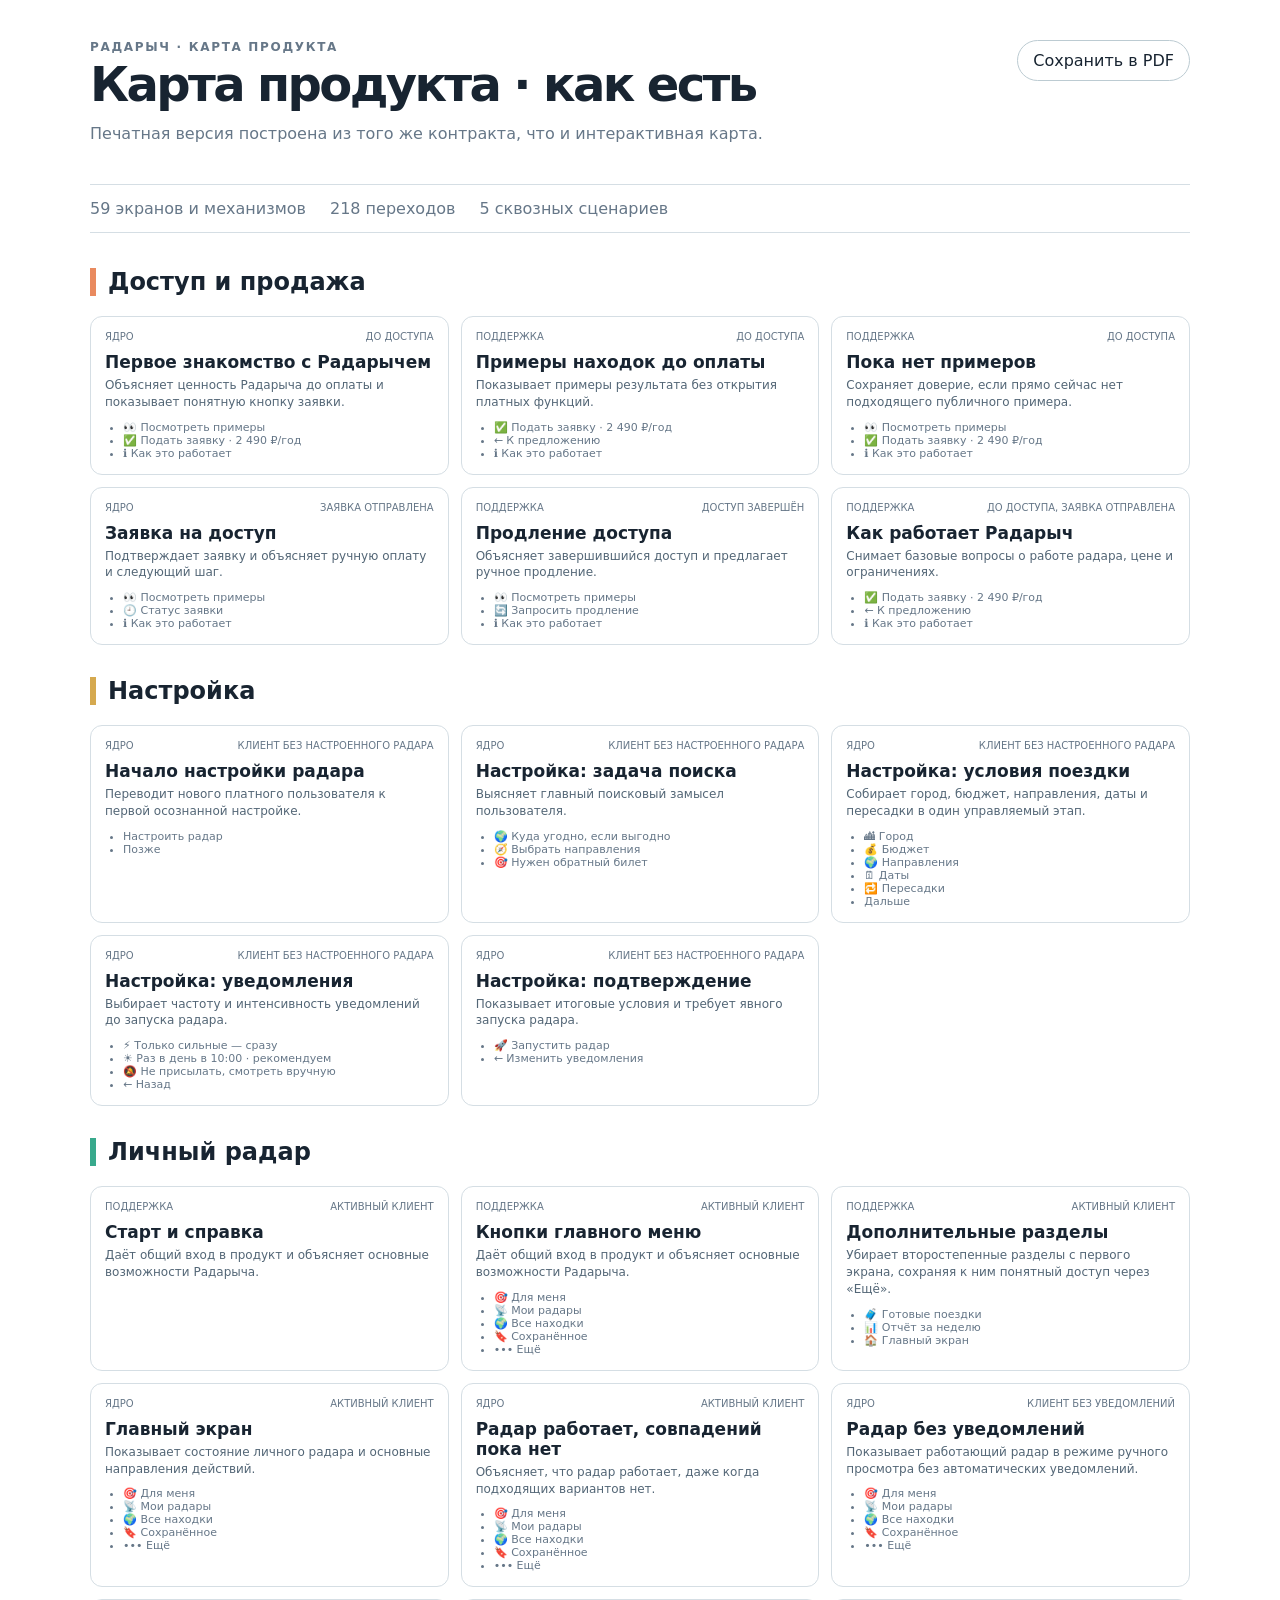
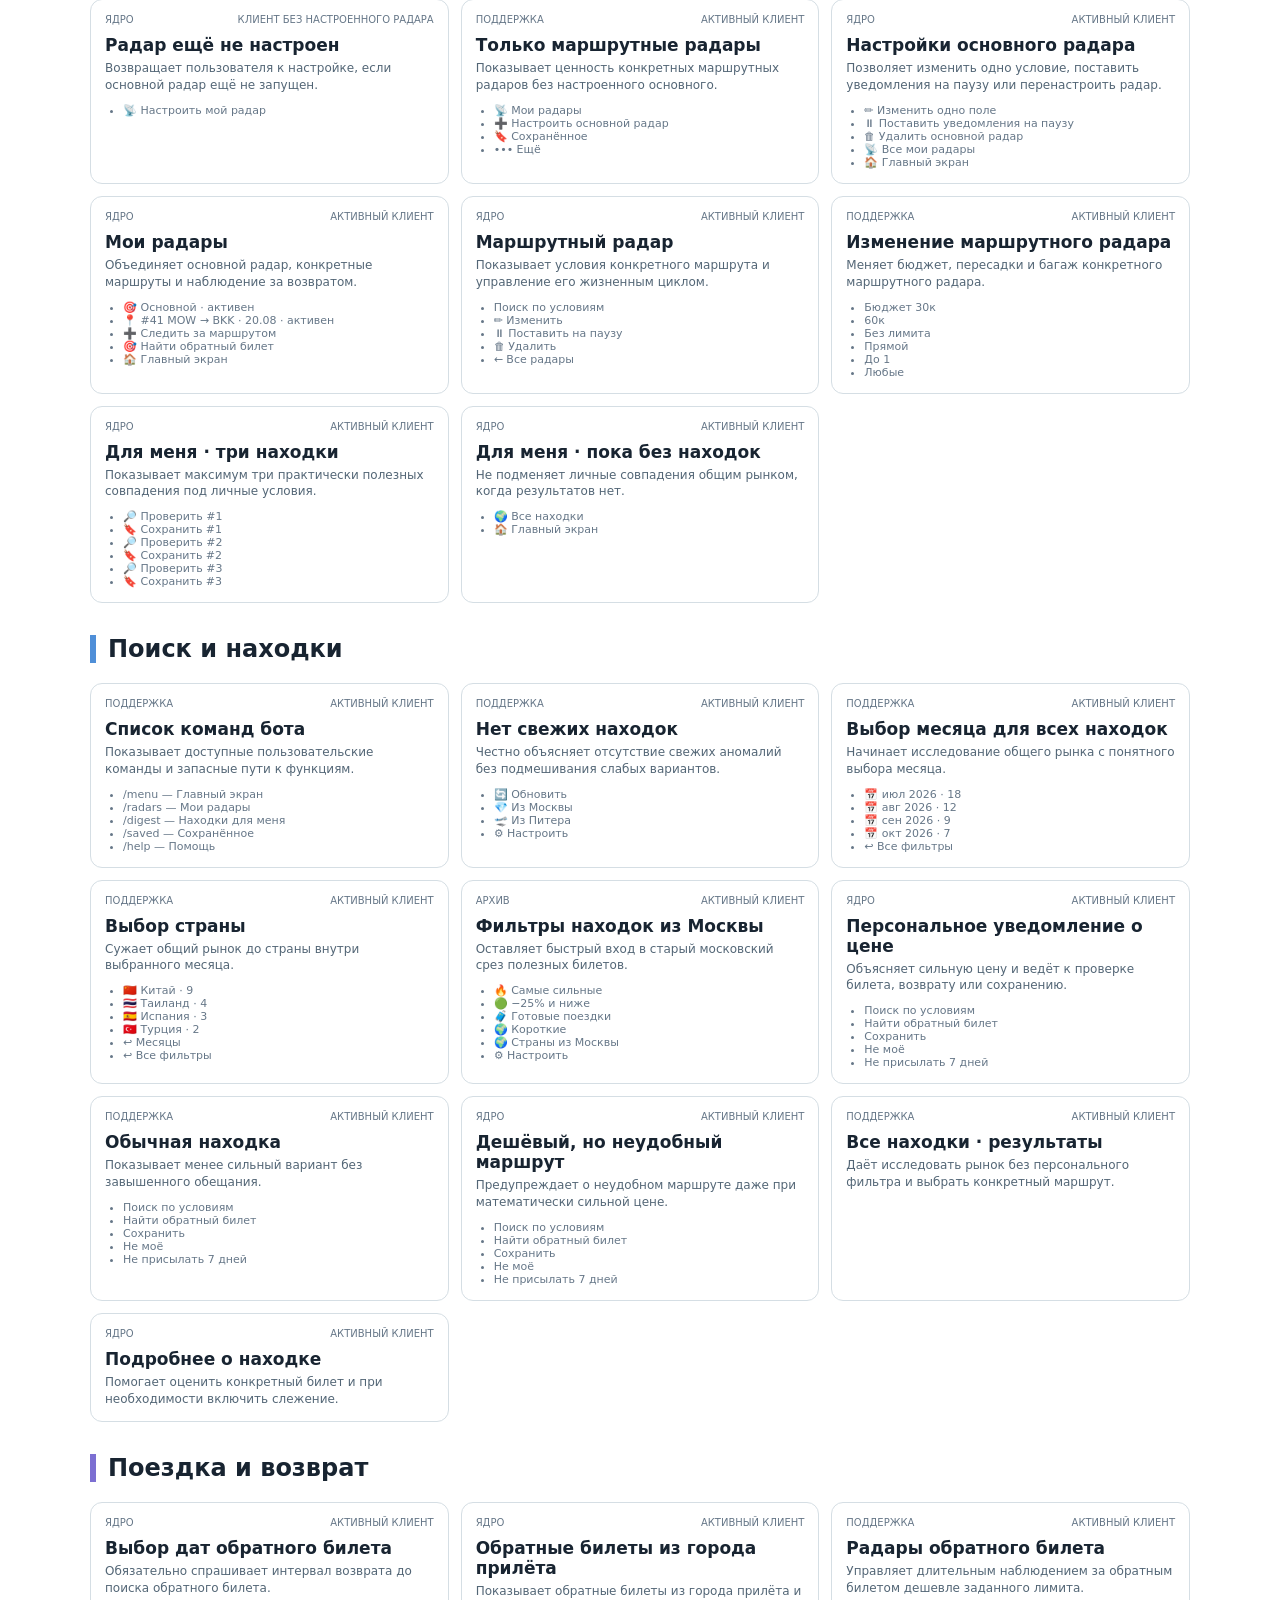
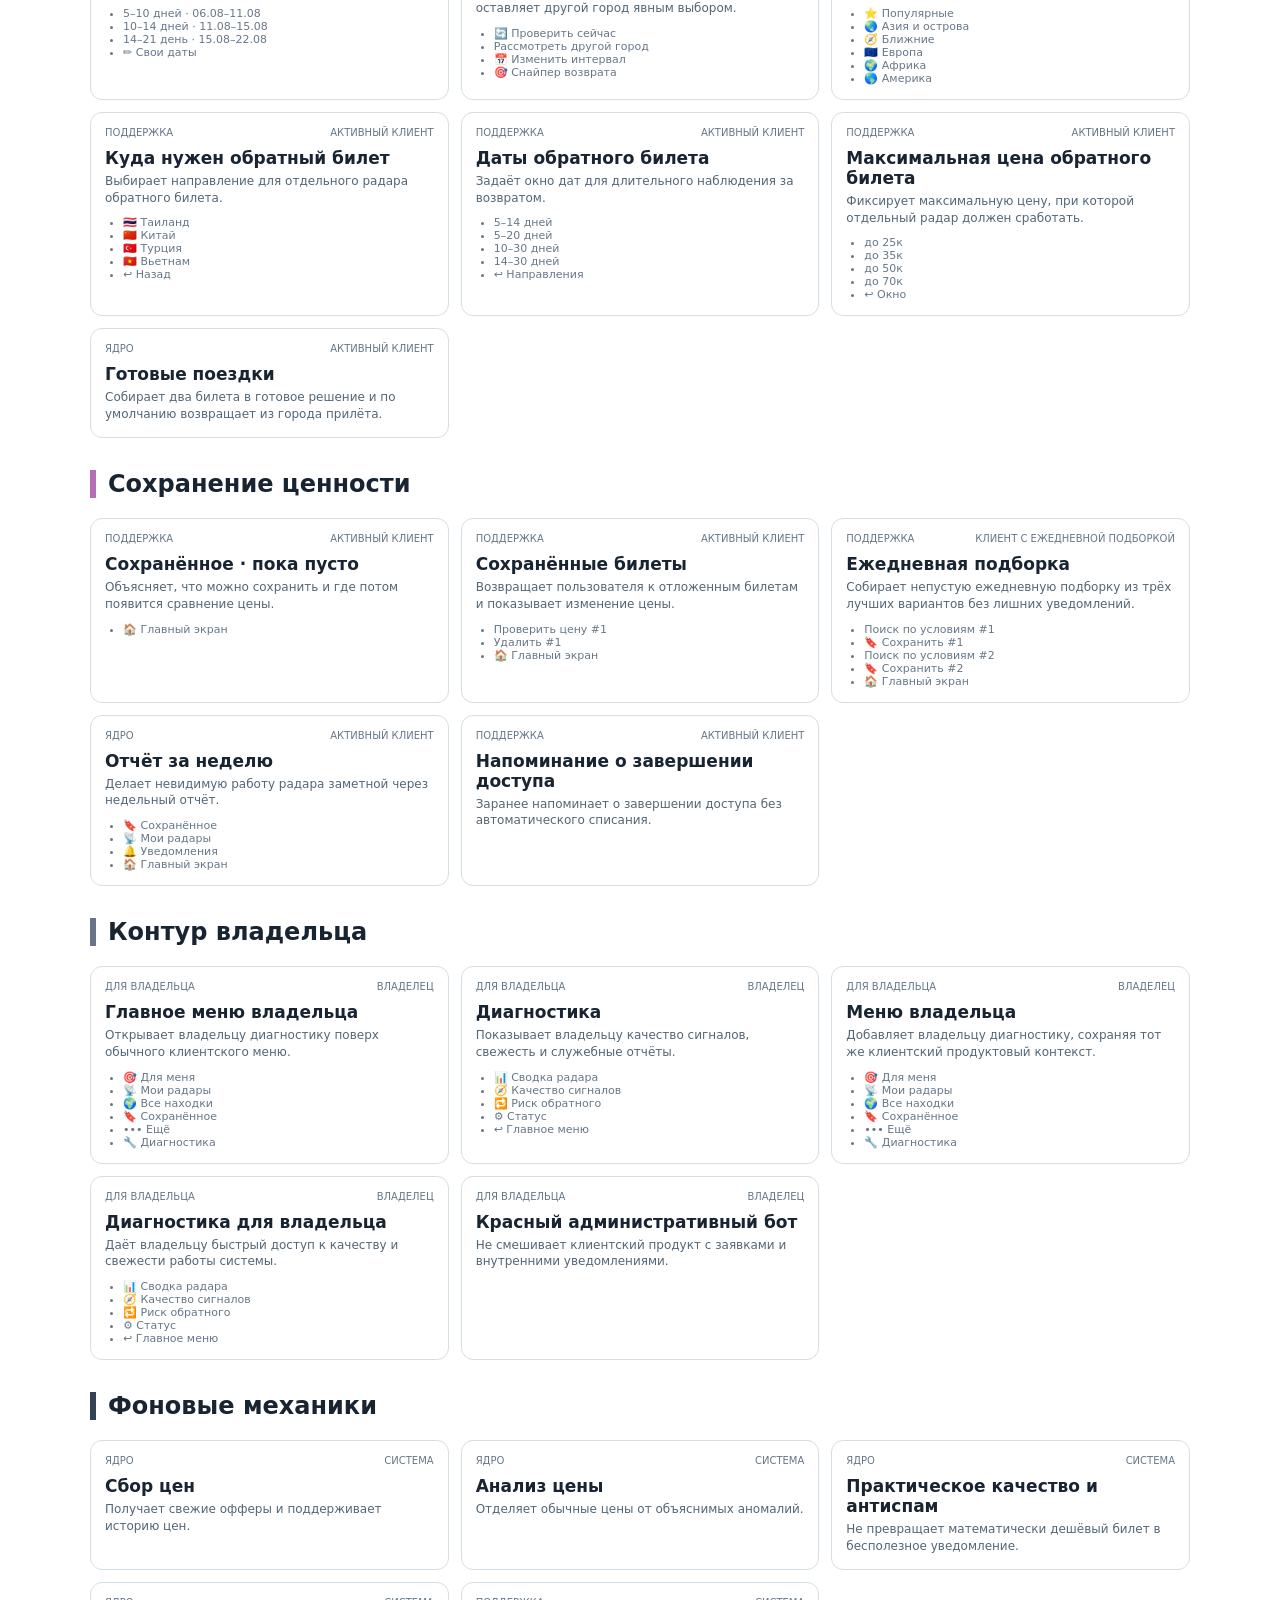
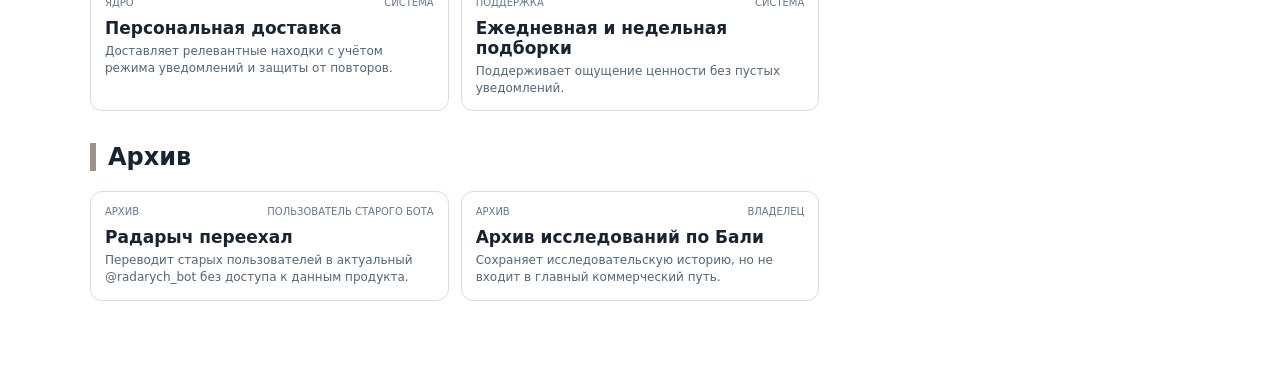
<file: travel-radar/print/index.html>
<!DOCTYPE html><html lang="ru"><head><meta charset="UTF-8"><meta name="viewport" content="width=device-width"><meta name="description" content="Печатная версия актуальной карты продукта Радарыч."><meta name="theme-color" content="#eef3f5"><link rel="icon" type="image/svg+xml" href="/travel-radar/favicon.svg"><title>Радарыч — карта продукта для печати</title><link rel="stylesheet" href="/travel-radar/_astro/global.DKM_pJt4.css"></head><body class="print-body"><main class="print-page"><header class="print-header"><div><p class="eyebrow">Радарыч · Карта продукта</p><h1>Карта продукта · как есть</h1><p>Печатная версия построена из того же контракта, что и интерактивная карта.</p></div><button onclick="window.print()">Сохранить в PDF</button></header><section class="print-summary"><span>59 экранов и механизмов</span><span>218 переходов</span><span>5 сквозных сценариев</span></section><section class="print-group"><h2 style="--category-color:#e98a5f">Доступ и продажа</h2><div class="print-grid"><article><div><span>ядро</span><span>до доступа</span></div><h3>Первое знакомство с Радарычем</h3><p>Объясняет ценность Радарыча до оплаты и показывает понятную кнопку заявки.</p><ul><li>👀 Посмотреть примеры</li><li>✅ Подать заявку · 2 490 ₽/год</li><li>ℹ️ Как это работает</li></ul></article><article><div><span>поддержка</span><span>до доступа</span></div><h3>Примеры находок до оплаты</h3><p>Показывает примеры результата без открытия платных функций.</p><ul><li>✅ Подать заявку · 2 490 ₽/год</li><li>← К предложению</li><li>ℹ️ Как это работает</li></ul></article><article><div><span>поддержка</span><span>до доступа</span></div><h3>Пока нет примеров</h3><p>Сохраняет доверие, если прямо сейчас нет подходящего публичного примера.</p><ul><li>👀 Посмотреть примеры</li><li>✅ Подать заявку · 2 490 ₽/год</li><li>ℹ️ Как это работает</li></ul></article><article><div><span>ядро</span><span>заявка отправлена</span></div><h3>Заявка на доступ</h3><p>Подтверждает заявку и объясняет ручную оплату и следующий шаг.</p><ul><li>👀 Посмотреть примеры</li><li>🕘 Статус заявки</li><li>ℹ️ Как это работает</li></ul></article><article><div><span>поддержка</span><span>доступ завершён</span></div><h3>Продление доступа</h3><p>Объясняет завершившийся доступ и предлагает ручное продление.</p><ul><li>👀 Посмотреть примеры</li><li>🔄 Запросить продление</li><li>ℹ️ Как это работает</li></ul></article><article><div><span>поддержка</span><span>до доступа, заявка отправлена</span></div><h3>Как работает Радарыч</h3><p>Снимает базовые вопросы о работе радара, цене и ограничениях.</p><ul><li>✅ Подать заявку · 2 490 ₽/год</li><li>← К предложению</li><li>ℹ️ Как это работает</li></ul></article></div></section><section class="print-group"><h2 style="--category-color:#d5a94f">Настройка</h2><div class="print-grid"><article><div><span>ядро</span><span>клиент без настроенного радара</span></div><h3>Начало настройки радара</h3><p>Переводит нового платного пользователя к первой осознанной настройке.</p><ul><li>Настроить радар</li><li>Позже</li></ul></article><article><div><span>ядро</span><span>клиент без настроенного радара</span></div><h3>Настройка: задача поиска</h3><p>Выясняет главный поисковый замысел пользователя.</p><ul><li>🌍 Куда угодно, если выгодно</li><li>🧭 Выбрать направления</li><li>🎯 Нужен обратный билет</li></ul></article><article><div><span>ядро</span><span>клиент без настроенного радара</span></div><h3>Настройка: условия поездки</h3><p>Собирает город, бюджет, направления, даты и пересадки в один управляемый этап.</p><ul><li>🏙 Город</li><li>💰 Бюджет</li><li>🌍 Направления</li><li>🗓 Даты</li><li>🔁 Пересадки</li><li>Дальше</li></ul></article><article><div><span>ядро</span><span>клиент без настроенного радара</span></div><h3>Настройка: уведомления</h3><p>Выбирает частоту и интенсивность уведомлений до запуска радара.</p><ul><li>⚡ Только сильные — сразу</li><li>☀️ Раз в день в 10:00 · рекомендуем</li><li>🔕 Не присылать, смотреть вручную</li><li>← Назад</li></ul></article><article><div><span>ядро</span><span>клиент без настроенного радара</span></div><h3>Настройка: подтверждение</h3><p>Показывает итоговые условия и требует явного запуска радара.</p><ul><li>🚀 Запустить радар</li><li>← Изменить уведомления</li></ul></article></div></section><section class="print-group"><h2 style="--category-color:#38a98c">Личный радар</h2><div class="print-grid"><article><div><span>поддержка</span><span>активный клиент</span></div><h3>Старт и справка</h3><p>Даёт общий вход в продукт и объясняет основные возможности Радарыча.</p></article><article><div><span>поддержка</span><span>активный клиент</span></div><h3>Кнопки главного меню</h3><p>Даёт общий вход в продукт и объясняет основные возможности Радарыча.</p><ul><li>🎯 Для меня</li><li>📡 Мои радары</li><li>🌍 Все находки</li><li>🔖 Сохранённое</li><li>••• Ещё</li></ul></article><article><div><span>поддержка</span><span>активный клиент</span></div><h3>Дополнительные разделы</h3><p>Убирает второстепенные разделы с первого экрана, сохраняя к ним понятный доступ через «Ещё».</p><ul><li>🧳 Готовые поездки</li><li>📊 Отчёт за неделю</li><li>🏠 Главный экран</li></ul></article><article><div><span>ядро</span><span>активный клиент</span></div><h3>Главный экран</h3><p>Показывает состояние личного радара и основные направления действий.</p><ul><li>🎯 Для меня</li><li>📡 Мои радары</li><li>🌍 Все находки</li><li>🔖 Сохранённое</li><li>••• Ещё</li></ul></article><article><div><span>ядро</span><span>активный клиент</span></div><h3>Радар работает, совпадений пока нет</h3><p>Объясняет, что радар работает, даже когда подходящих вариантов нет.</p><ul><li>🎯 Для меня</li><li>📡 Мои радары</li><li>🌍 Все находки</li><li>🔖 Сохранённое</li><li>••• Ещё</li></ul></article><article><div><span>ядро</span><span>клиент без уведомлений</span></div><h3>Радар без уведомлений</h3><p>Показывает работающий радар в режиме ручного просмотра без автоматических уведомлений.</p><ul><li>🎯 Для меня</li><li>📡 Мои радары</li><li>🌍 Все находки</li><li>🔖 Сохранённое</li><li>••• Ещё</li></ul></article><article><div><span>ядро</span><span>клиент без настроенного радара</span></div><h3>Радар ещё не настроен</h3><p>Возвращает пользователя к настройке, если основной радар ещё не запущен.</p><ul><li>📡 Настроить мой радар</li></ul></article><article><div><span>поддержка</span><span>активный клиент</span></div><h3>Только маршрутные радары</h3><p>Показывает ценность конкретных маршрутных радаров без настроенного основного.</p><ul><li>📡 Мои радары</li><li>➕ Настроить основной радар</li><li>🔖 Сохранённое</li><li>••• Ещё</li></ul></article><article><div><span>ядро</span><span>активный клиент</span></div><h3>Настройки основного радара</h3><p>Позволяет изменить одно условие, поставить уведомления на паузу или перенастроить радар.</p><ul><li>✏️ Изменить одно поле</li><li>⏸ Поставить уведомления на паузу</li><li>🗑 Удалить основной радар</li><li>📡 Все мои радары</li><li>🏠 Главный экран</li></ul></article><article><div><span>ядро</span><span>активный клиент</span></div><h3>Мои радары</h3><p>Объединяет основной радар, конкретные маршруты и наблюдение за возвратом.</p><ul><li>🎯 Основной · активен</li><li>📍 #41 MOW → BKK · 20.08 · активен</li><li>➕ Следить за маршрутом</li><li>🎯 Найти обратный билет</li><li>🏠 Главный экран</li></ul></article><article><div><span>ядро</span><span>активный клиент</span></div><h3>Маршрутный радар</h3><p>Показывает условия конкретного маршрута и управление его жизненным циклом.</p><ul><li>Поиск по условиям</li><li>✏️ Изменить</li><li>⏸ Поставить на паузу</li><li>🗑 Удалить</li><li>← Все радары</li></ul></article><article><div><span>поддержка</span><span>активный клиент</span></div><h3>Изменение маршрутного радара</h3><p>Меняет бюджет, пересадки и багаж конкретного маршрутного радара.</p><ul><li>Бюджет 30к</li><li>60к</li><li>Без лимита</li><li>Прямой</li><li>До 1</li><li>Любые</li></ul></article><article><div><span>ядро</span><span>активный клиент</span></div><h3>Для меня · три находки</h3><p>Показывает максимум три практически полезных совпадения под личные условия.</p><ul><li>🔎 Проверить #1</li><li>🔖 Сохранить #1</li><li>🔎 Проверить #2</li><li>🔖 Сохранить #2</li><li>🔎 Проверить #3</li><li>🔖 Сохранить #3</li></ul></article><article><div><span>ядро</span><span>активный клиент</span></div><h3>Для меня · пока без находок</h3><p>Не подменяет личные совпадения общим рынком, когда результатов нет.</p><ul><li>🌍 Все находки</li><li>🏠 Главный экран</li></ul></article></div></section><section class="print-group"><h2 style="--category-color:#4f8fd8">Поиск и находки</h2><div class="print-grid"><article><div><span>поддержка</span><span>активный клиент</span></div><h3>Список команд бота</h3><p>Показывает доступные пользовательские команды и запасные пути к функциям.</p><ul><li>/menu — Главный экран</li><li>/radars — Мои радары</li><li>/digest — Находки для меня</li><li>/saved — Сохранённое</li><li>/help — Помощь</li></ul></article><article><div><span>поддержка</span><span>активный клиент</span></div><h3>Нет свежих находок</h3><p>Честно объясняет отсутствие свежих аномалий без подмешивания слабых вариантов.</p><ul><li>🔄 Обновить</li><li>💎 Из Москвы</li><li>🛫 Из Питера</li><li>⚙️ Настроить</li></ul></article><article><div><span>поддержка</span><span>активный клиент</span></div><h3>Выбор месяца для всех находок</h3><p>Начинает исследование общего рынка с понятного выбора месяца.</p><ul><li>📅 июл 2026 · 18</li><li>📅 авг 2026 · 12</li><li>📅 сен 2026 · 9</li><li>📅 окт 2026 · 7</li><li>↩️ Все фильтры</li></ul></article><article><div><span>поддержка</span><span>активный клиент</span></div><h3>Выбор страны</h3><p>Сужает общий рынок до страны внутри выбранного месяца.</p><ul><li>🇨🇳 Китай · 9</li><li>🇹🇭 Таиланд · 4</li><li>🇪🇸 Испания · 3</li><li>🇹🇷 Турция · 2</li><li>↩️ Месяцы</li><li>↩️ Все фильтры</li></ul></article><article><div><span>архив</span><span>активный клиент</span></div><h3>Фильтры находок из Москвы</h3><p>Оставляет быстрый вход в старый московский срез полезных билетов.</p><ul><li>🔥 Самые сильные</li><li>🟢 −25% и ниже</li><li>🧳 Готовые поездки</li><li>🌍 Короткие</li><li>🌍 Страны из Москвы</li><li>⚙️ Настроить</li></ul></article><article><div><span>ядро</span><span>активный клиент</span></div><h3>Персональное уведомление о цене</h3><p>Объясняет сильную цену и ведёт к проверке билета, возврату или сохранению.</p><ul><li>Поиск по условиям</li><li>Найти обратный билет</li><li>Сохранить</li><li>Не моё</li><li>Не присылать 7 дней</li></ul></article><article><div><span>поддержка</span><span>активный клиент</span></div><h3>Обычная находка</h3><p>Показывает менее сильный вариант без завышенного обещания.</p><ul><li>Поиск по условиям</li><li>Найти обратный билет</li><li>Сохранить</li><li>Не моё</li><li>Не присылать 7 дней</li></ul></article><article><div><span>ядро</span><span>активный клиент</span></div><h3>Дешёвый, но неудобный маршрут</h3><p>Предупреждает о неудобном маршруте даже при математически сильной цене.</p><ul><li>Поиск по условиям</li><li>Найти обратный билет</li><li>Сохранить</li><li>Не моё</li><li>Не присылать 7 дней</li></ul></article><article><div><span>поддержка</span><span>активный клиент</span></div><h3>Все находки · результаты</h3><p>Даёт исследовать рынок без персонального фильтра и выбрать конкретный маршрут.</p></article><article><div><span>ядро</span><span>активный клиент</span></div><h3>Подробнее о находке</h3><p>Помогает оценить конкретный билет и при необходимости включить слежение.</p></article></div></section><section class="print-group"><h2 style="--category-color:#7c6fd2">Поездка и возврат</h2><div class="print-grid"><article><div><span>ядро</span><span>активный клиент</span></div><h3>Выбор дат обратного билета</h3><p>Обязательно спрашивает интервал возврата до поиска обратного билета.</p><ul><li>5–10 дней · 06.08–11.08</li><li>10–14 дней · 11.08–15.08</li><li>14–21 день · 15.08–22.08</li><li>✏️ Свои даты</li></ul></article><article><div><span>ядро</span><span>активный клиент</span></div><h3>Обратные билеты из города прилёта</h3><p>Показывает обратные билеты из города прилёта и оставляет другой город явным выбором.</p><ul><li>🔄 Проверить сейчас</li><li>Рассмотреть другой город</li><li>📅 Изменить интервал</li><li>🎯 Снайпер возврата</li></ul></article><article><div><span>поддержка</span><span>активный клиент</span></div><h3>Радары обратного билета</h3><p>Управляет длительным наблюдением за обратным билетом дешевле заданного лимита.</p><ul><li>⭐ Популярные</li><li>🌏 Азия и острова</li><li>🧭 Ближние</li><li>🇪🇺 Европа</li><li>🌍 Африка</li><li>🌎 Америка</li></ul></article><article><div><span>поддержка</span><span>активный клиент</span></div><h3>Куда нужен обратный билет</h3><p>Выбирает направление для отдельного радара обратного билета.</p><ul><li>🇹🇭 Таиланд</li><li>🇨🇳 Китай</li><li>🇹🇷 Турция</li><li>🇻🇳 Вьетнам</li><li>↩️ Назад</li></ul></article><article><div><span>поддержка</span><span>активный клиент</span></div><h3>Даты обратного билета</h3><p>Задаёт окно дат для длительного наблюдения за возвратом.</p><ul><li>5–14 дней</li><li>5–20 дней</li><li>10–30 дней</li><li>14–30 дней</li><li>↩️ Направления</li></ul></article><article><div><span>поддержка</span><span>активный клиент</span></div><h3>Максимальная цена обратного билета</h3><p>Фиксирует максимальную цену, при которой отдельный радар должен сработать.</p><ul><li>до 25к</li><li>до 35к</li><li>до 50к</li><li>до 70к</li><li>↩️ Окно</li></ul></article><article><div><span>ядро</span><span>активный клиент</span></div><h3>Готовые поездки</h3><p>Собирает два билета в готовое решение и по умолчанию возвращает из города прилёта.</p></article></div></section><section class="print-group"><h2 style="--category-color:#b56db4">Сохранение ценности</h2><div class="print-grid"><article><div><span>поддержка</span><span>активный клиент</span></div><h3>Сохранённое · пока пусто</h3><p>Объясняет, что можно сохранить и где потом появится сравнение цены.</p><ul><li>🏠 Главный экран</li></ul></article><article><div><span>поддержка</span><span>активный клиент</span></div><h3>Сохранённые билеты</h3><p>Возвращает пользователя к отложенным билетам и показывает изменение цены.</p><ul><li>Проверить цену #1</li><li>Удалить #1</li><li>🏠 Главный экран</li></ul></article><article><div><span>поддержка</span><span>клиент с ежедневной подборкой</span></div><h3>Ежедневная подборка</h3><p>Собирает непустую ежедневную подборку из трёх лучших вариантов без лишних уведомлений.</p><ul><li>Поиск по условиям #1</li><li>🔖 Сохранить #1</li><li>Поиск по условиям #2</li><li>🔖 Сохранить #2</li><li>🏠 Главный экран</li></ul></article><article><div><span>ядро</span><span>активный клиент</span></div><h3>Отчёт за неделю</h3><p>Делает невидимую работу радара заметной через недельный отчёт.</p><ul><li>🔖 Сохранённое</li><li>📡 Мои радары</li><li>🔔 Уведомления</li><li>🏠 Главный экран</li></ul></article><article><div><span>поддержка</span><span>активный клиент</span></div><h3>Напоминание о завершении доступа</h3><p>Заранее напоминает о завершении доступа без автоматического списания.</p></article></div></section><section class="print-group"><h2 style="--category-color:#697586">Контур владельца</h2><div class="print-grid"><article><div><span>для владельца</span><span>владелец</span></div><h3>Главное меню владельца</h3><p>Открывает владельцу диагностику поверх обычного клиентского меню.</p><ul><li>🎯 Для меня</li><li>📡 Мои радары</li><li>🌍 Все находки</li><li>🔖 Сохранённое</li><li>••• Ещё</li><li>🔧 Диагностика</li></ul></article><article><div><span>для владельца</span><span>владелец</span></div><h3>Диагностика</h3><p>Показывает владельцу качество сигналов, свежесть и служебные отчёты.</p><ul><li>📊 Сводка радара</li><li>🧭 Качество сигналов</li><li>🔁 Риск обратного</li><li>⚙️ Статус</li><li>↩️ Главное меню</li></ul></article><article><div><span>для владельца</span><span>владелец</span></div><h3>Меню владельца</h3><p>Добавляет владельцу диагностику, сохраняя тот же клиентский продуктовый контекст.</p><ul><li>🎯 Для меня</li><li>📡 Мои радары</li><li>🌍 Все находки</li><li>🔖 Сохранённое</li><li>••• Ещё</li><li>🔧 Диагностика</li></ul></article><article><div><span>для владельца</span><span>владелец</span></div><h3>Диагностика для владельца</h3><p>Даёт владельцу быстрый доступ к качеству и свежести работы системы.</p><ul><li>📊 Сводка радара</li><li>🧭 Качество сигналов</li><li>🔁 Риск обратного</li><li>⚙️ Статус</li><li>↩️ Главное меню</li></ul></article><article><div><span>для владельца</span><span>владелец</span></div><h3>Красный административный бот</h3><p>Не смешивает клиентский продукт с заявками и внутренними уведомлениями.</p></article></div></section><section class="print-group"><h2 style="--category-color:#334155">Фоновые механики</h2><div class="print-grid"><article><div><span>ядро</span><span>система</span></div><h3>Сбор цен</h3><p>Получает свежие офферы и поддерживает историю цен.</p></article><article><div><span>ядро</span><span>система</span></div><h3>Анализ цены</h3><p>Отделяет обычные цены от объяснимых аномалий.</p></article><article><div><span>ядро</span><span>система</span></div><h3>Практическое качество и антиспам</h3><p>Не превращает математически дешёвый билет в бесполезное уведомление.</p></article><article><div><span>ядро</span><span>система</span></div><h3>Персональная доставка</h3><p>Доставляет релевантные находки с учётом режима уведомлений и защиты от повторов.</p></article><article><div><span>поддержка</span><span>система</span></div><h3>Ежедневная и недельная подборки</h3><p>Поддерживает ощущение ценности без пустых уведомлений.</p></article></div></section><section class="print-group"><h2 style="--category-color:#9b9388">Архив</h2><div class="print-grid"><article><div><span>архив</span><span>пользователь старого бота</span></div><h3>Радарыч переехал</h3><p>Переводит старых пользователей в актуальный @radarych_bot без доступа к данным продукта.</p></article><article><div><span>архив</span><span>владелец</span></div><h3>Архив исследований по Бали</h3><p>Сохраняет исследовательскую историю, но не входит в главный коммерческий путь.</p></article></div></section></main></body></html>
</file>
<file: travel-radar/_astro/ProductAtlas.DZ0Ws1xk.css>
.react-flow{--xy-edge-stroke-default:#b1b1b7;--xy-edge-stroke-width-default:1;--xy-edge-stroke-selected-default:#555;--xy-connectionline-stroke-default:#b1b1b7;--xy-connectionline-stroke-width-default:1;--xy-attribution-background-color-default:#ffffff80;--xy-minimap-background-color-default:#fff;--xy-minimap-mask-background-color-default:#f0f0f099;--xy-minimap-mask-stroke-color-default:transparent;--xy-minimap-mask-stroke-width-default:1;--xy-minimap-node-background-color-default:#e2e2e2;--xy-minimap-node-stroke-color-default:transparent;--xy-minimap-node-stroke-width-default:2;--xy-background-color-default:transparent;--xy-background-pattern-dots-color-default:#91919a;--xy-background-pattern-lines-color-default:#eee;--xy-background-pattern-cross-color-default:#e2e2e2;background-color:var(--xy-background-color,var(--xy-background-color-default));--xy-node-color-default:inherit;--xy-node-border-default:1px solid #1a192b;--xy-node-background-color-default:#fff;--xy-node-group-background-color-default:#f0f0f040;--xy-node-boxshadow-hover-default:0 1px 4px 1px #00000014;--xy-node-boxshadow-selected-default:0 0 0 .5px #1a192b;--xy-node-border-radius-default:3px;--xy-handle-background-color-default:#1a192b;--xy-handle-border-color-default:#fff;--xy-selection-background-color-default:#0059dc14;--xy-selection-border-default:1px dotted #0059dccc;--xy-controls-button-background-color-default:#fefefe;--xy-controls-button-background-color-hover-default:#f4f4f4;--xy-controls-button-color-default:inherit;--xy-controls-button-color-hover-default:inherit;--xy-controls-button-border-color-default:#eee;--xy-controls-box-shadow-default:0 0 2px 1px #00000014;--xy-edge-label-background-color-default:#fff;--xy-edge-label-color-default:inherit;--xy-resize-background-color-default:#3367d9;direction:ltr}.react-flow.dark{--xy-edge-stroke-default:#3e3e3e;--xy-edge-stroke-width-default:1;--xy-edge-stroke-selected-default:#727272;--xy-connectionline-stroke-default:#b1b1b7;--xy-connectionline-stroke-width-default:1;--xy-attribution-background-color-default:#96969640;--xy-minimap-background-color-default:#141414;--xy-minimap-mask-background-color-default:#3c3c3c99;--xy-minimap-mask-stroke-color-default:transparent;--xy-minimap-mask-stroke-width-default:1;--xy-minimap-node-background-color-default:#2b2b2b;--xy-minimap-node-stroke-color-default:transparent;--xy-minimap-node-stroke-width-default:2;--xy-background-color-default:#141414;--xy-background-pattern-dots-color-default:#555;--xy-background-pattern-lines-color-default:#333;--xy-background-pattern-cross-color-default:#333;--xy-node-color-default:#f8f8f8;--xy-node-border-default:1px solid #3c3c3c;--xy-node-background-color-default:#1e1e1e;--xy-node-group-background-color-default:#f0f0f040;--xy-node-boxshadow-hover-default:0 1px 4px 1px #ffffff14;--xy-node-boxshadow-selected-default:0 0 0 .5px #999;--xy-handle-background-color-default:#bebebe;--xy-handle-border-color-default:#1e1e1e;--xy-selection-background-color-default:#c8c8dc14;--xy-selection-border-default:1px dotted #c8c8dccc;--xy-controls-button-background-color-default:#2b2b2b;--xy-controls-button-background-color-hover-default:#3e3e3e;--xy-controls-button-color-default:#f8f8f8;--xy-controls-button-color-hover-default:#fff;--xy-controls-button-border-color-default:#5b5b5b;--xy-controls-box-shadow-default:0 0 2px 1px #00000014;--xy-edge-label-background-color-default:#141414;--xy-edge-label-color-default:#f8f8f8}.react-flow__background{background-color:var(--xy-background-color-props,var(--xy-background-color,var(--xy-background-color-default)));pointer-events:none;z-index:-1}.react-flow__container{width:100%;height:100%;position:absolute;top:0;left:0}.react-flow__pane{z-index:1;touch-action:none}.react-flow__pane.draggable{cursor:grab}.react-flow__pane.dragging{cursor:grabbing}.react-flow__pane.selection{cursor:pointer}.react-flow__viewport{transform-origin:0 0;z-index:2;pointer-events:none}.react-flow__renderer{z-index:4}.react-flow__selection{z-index:6}.react-flow__nodesselection-rect:focus,.react-flow__nodesselection-rect:focus-visible{outline:none}.react-flow__edge-path{stroke:var(--xy-edge-stroke,var(--xy-edge-stroke-default));stroke-width:var(--xy-edge-stroke-width,var(--xy-edge-stroke-width-default));fill:none}.react-flow__connection-path{stroke:var(--xy-connectionline-stroke,var(--xy-connectionline-stroke-default));stroke-width:var(--xy-connectionline-stroke-width,var(--xy-connectionline-stroke-width-default));fill:none}.react-flow .react-flow__edges{position:absolute}.react-flow .react-flow__edges svg{pointer-events:none;position:absolute;overflow:visible}.react-flow__edge{pointer-events:visibleStroke}.react-flow__edge.selectable{cursor:pointer}.react-flow__edge.animated path{stroke-dasharray:5;animation:.5s linear infinite dashdraw}.react-flow__edge.animated path.react-flow__edge-interaction{stroke-dasharray:none;animation:none}.react-flow__edge.inactive{pointer-events:none}.react-flow__edge.selected,.react-flow__edge:focus,.react-flow__edge:focus-visible{outline:none}.react-flow__edge.selected .react-flow__edge-path,.react-flow__edge.selectable:focus .react-flow__edge-path,.react-flow__edge.selectable:focus-visible .react-flow__edge-path{stroke:var(--xy-edge-stroke-selected,var(--xy-edge-stroke-selected-default))}.react-flow__edge-textwrapper{pointer-events:all}.react-flow__edge .react-flow__edge-text{pointer-events:none;user-select:none}.react-flow__arrowhead polyline{stroke:var(--xy-edge-stroke,var(--xy-edge-stroke-default))}.react-flow__arrowhead polyline.arrowclosed{fill:var(--xy-edge-stroke,var(--xy-edge-stroke-default))}.react-flow__connection{pointer-events:none}.react-flow__connection .animated{stroke-dasharray:5;animation:.5s linear infinite dashdraw}svg.react-flow__connectionline{z-index:1001;position:absolute;overflow:visible}.react-flow__nodes{pointer-events:none;transform-origin:0 0}.react-flow__node{user-select:none;pointer-events:all;transform-origin:0 0;box-sizing:border-box;cursor:default;position:absolute}.react-flow__node.selectable{cursor:pointer}.react-flow__node.draggable{cursor:grab;pointer-events:all}.react-flow__node.draggable.dragging{cursor:grabbing}.react-flow__nodesselection{z-index:3;transform-origin:0 0;pointer-events:none}.react-flow__nodesselection-rect{pointer-events:all;cursor:grab;position:absolute}.react-flow__handle{pointer-events:none;background-color:var(--xy-handle-background-color,var(--xy-handle-background-color-default));border:1px solid var(--xy-handle-border-color,var(--xy-handle-border-color-default));border-radius:100%;width:6px;min-width:5px;height:6px;min-height:5px;position:absolute}.react-flow__handle.connectingfrom{pointer-events:all}.react-flow__handle.connectionindicator{pointer-events:all;cursor:crosshair}.react-flow__handle-bottom{top:auto;bottom:0;left:50%;transform:translate(-50%,50%)}.react-flow__handle-top{top:0;left:50%;transform:translate(-50%,-50%)}.react-flow__handle-left{top:50%;left:0;transform:translate(-50%,-50%)}.react-flow__handle-right{top:50%;right:0;transform:translate(50%,-50%)}.react-flow__edgeupdater{cursor:move;pointer-events:all}.react-flow__pane.selection .react-flow__panel{pointer-events:none}.react-flow__panel{z-index:5;margin:15px;position:absolute}.react-flow__panel.top{top:0}.react-flow__panel.bottom{bottom:0}.react-flow__panel.top.center,.react-flow__panel.bottom.center{left:50%;transform:translate(-15px)translate(-50%)}.react-flow__panel.left{left:0}.react-flow__panel.right{right:0}.react-flow__panel.left.center,.react-flow__panel.right.center{top:50%;transform:translateY(-15px)translateY(-50%)}.react-flow__attribution{background:var(--xy-attribution-background-color,var(--xy-attribution-background-color-default));margin:0;padding:2px 3px;font-size:10px}.react-flow__attribution a{color:#999;text-decoration:none}@keyframes dashdraw{0%{stroke-dashoffset:10px}}.react-flow__edgelabel-renderer{pointer-events:none;user-select:none;width:100%;height:100%;position:absolute;top:0;left:0}.react-flow__viewport-portal{user-select:none;width:100%;height:100%;position:absolute;top:0;left:0}.react-flow__minimap{background:var(--xy-minimap-background-color-props,var(--xy-minimap-background-color,var(--xy-minimap-background-color-default)))}.react-flow__minimap-svg{display:block}.react-flow__minimap-mask{fill:var(--xy-minimap-mask-background-color-props,var(--xy-minimap-mask-background-color,var(--xy-minimap-mask-background-color-default)));stroke:var(--xy-minimap-mask-stroke-color-props,var(--xy-minimap-mask-stroke-color,var(--xy-minimap-mask-stroke-color-default)));stroke-width:var(--xy-minimap-mask-stroke-width-props,var(--xy-minimap-mask-stroke-width,var(--xy-minimap-mask-stroke-width-default)))}.react-flow__minimap-node{fill:var(--xy-minimap-node-background-color-props,var(--xy-minimap-node-background-color,var(--xy-minimap-node-background-color-default)));stroke:var(--xy-minimap-node-stroke-color-props,var(--xy-minimap-node-stroke-color,var(--xy-minimap-node-stroke-color-default)));stroke-width:var(--xy-minimap-node-stroke-width-props,var(--xy-minimap-node-stroke-width,var(--xy-minimap-node-stroke-width-default)))}.react-flow__background-pattern.dots{fill:var(--xy-background-pattern-color-props,var(--xy-background-pattern-color,var(--xy-background-pattern-dots-color-default)))}.react-flow__background-pattern.lines{stroke:var(--xy-background-pattern-color-props,var(--xy-background-pattern-color,var(--xy-background-pattern-lines-color-default)))}.react-flow__background-pattern.cross{stroke:var(--xy-background-pattern-color-props,var(--xy-background-pattern-color,var(--xy-background-pattern-cross-color-default)))}.react-flow__controls{box-shadow:var(--xy-controls-box-shadow,var(--xy-controls-box-shadow-default));flex-direction:column;display:flex}.react-flow__controls.horizontal{flex-direction:row}.react-flow__controls-button{background:var(--xy-controls-button-background-color,var(--xy-controls-button-background-color-default));border:none;border-bottom:1px solid var(--xy-controls-button-border-color-props,var(--xy-controls-button-border-color,var(--xy-controls-button-border-color-default)));width:26px;height:26px;color:var(--xy-controls-button-color-props,var(--xy-controls-button-color,var(--xy-controls-button-color-default)));cursor:pointer;user-select:none;justify-content:center;align-items:center;padding:4px;display:flex}.react-flow__controls-button svg{fill:currentColor;width:100%;max-width:12px;max-height:12px}.react-flow__edge.updating .react-flow__edge-path{stroke:#777}.react-flow__edge-text{font-size:10px}.react-flow__node.selectable:focus,.react-flow__node.selectable:focus-visible{outline:none}.react-flow__node-input,.react-flow__node-default,.react-flow__node-output,.react-flow__node-group{border-radius:var(--xy-node-border-radius,var(--xy-node-border-radius-default));width:150px;color:var(--xy-node-color,var(--xy-node-color-default));text-align:center;border:var(--xy-node-border,var(--xy-node-border-default));background-color:var(--xy-node-background-color,var(--xy-node-background-color-default));padding:10px;font-size:12px}.react-flow__node-input.selectable:hover,.react-flow__node-default.selectable:hover,.react-flow__node-output.selectable:hover,.react-flow__node-group.selectable:hover{box-shadow:var(--xy-node-boxshadow-hover,var(--xy-node-boxshadow-hover-default))}.react-flow__node-input.selectable.selected,.react-flow__node-input.selectable:focus,.react-flow__node-input.selectable:focus-visible,.react-flow__node-default.selectable.selected,.react-flow__node-default.selectable:focus,.react-flow__node-default.selectable:focus-visible,.react-flow__node-output.selectable.selected,.react-flow__node-output.selectable:focus,.react-flow__node-output.selectable:focus-visible,.react-flow__node-group.selectable.selected,.react-flow__node-group.selectable:focus,.react-flow__node-group.selectable:focus-visible{box-shadow:var(--xy-node-boxshadow-selected,var(--xy-node-boxshadow-selected-default))}.react-flow__node-group{background-color:var(--xy-node-group-background-color,var(--xy-node-group-background-color-default))}.react-flow__nodesselection-rect,.react-flow__selection{background:var(--xy-selection-background-color,var(--xy-selection-background-color-default));border:var(--xy-selection-border,var(--xy-selection-border-default))}.react-flow__nodesselection-rect:focus,.react-flow__nodesselection-rect:focus-visible,.react-flow__selection:focus,.react-flow__selection:focus-visible{outline:none}.react-flow__controls-button:hover{background:var(--xy-controls-button-background-color-hover-props,var(--xy-controls-button-background-color-hover,var(--xy-controls-button-background-color-hover-default)));color:var(--xy-controls-button-color-hover-props,var(--xy-controls-button-color-hover,var(--xy-controls-button-color-hover-default)))}.react-flow__controls-button:disabled{pointer-events:none}.react-flow__controls-button:disabled svg{fill-opacity:.4}.react-flow__controls-button:last-child{border-bottom:none}.react-flow__controls.horizontal .react-flow__controls-button{border-bottom:none;border-right:1px solid var(--xy-controls-button-border-color-props,var(--xy-controls-button-border-color,var(--xy-controls-button-border-color-default)))}.react-flow__controls.horizontal .react-flow__controls-button:last-child{border-right:none}.react-flow__resize-control{position:absolute}.react-flow__resize-control.left,.react-flow__resize-control.right{cursor:ew-resize}.react-flow__resize-control.top,.react-flow__resize-control.bottom{cursor:ns-resize}.react-flow__resize-control.top.left,.react-flow__resize-control.bottom.right{cursor:nwse-resize}.react-flow__resize-control.bottom.left,.react-flow__resize-control.top.right{cursor:nesw-resize}.react-flow__resize-control.handle{background-color:var(--xy-resize-background-color,var(--xy-resize-background-color-default));border:1px solid #fff;border-radius:1px;width:5px;height:5px;translate:-50% -50%}.react-flow__resize-control.handle.left{top:50%;left:0}.react-flow__resize-control.handle.right{top:50%;left:100%}.react-flow__resize-control.handle.top{top:0;left:50%}.react-flow__resize-control.handle.bottom{top:100%;left:50%}.react-flow__resize-control.handle.top.left,.react-flow__resize-control.handle.bottom.left{left:0}.react-flow__resize-control.handle.top.right,.react-flow__resize-control.handle.bottom.right{left:100%}.react-flow__resize-control.line{border-color:var(--xy-resize-background-color,var(--xy-resize-background-color-default));border-style:solid;border-width:0}.react-flow__resize-control.line.left,.react-flow__resize-control.line.right{width:1px;height:100%;top:0;transform:translate(-50%)}.react-flow__resize-control.line.left{border-left-width:1px;left:0}.react-flow__resize-control.line.right{border-right-width:1px;left:100%}.react-flow__resize-control.line.top,.react-flow__resize-control.line.bottom{width:100%;height:1px;left:0;transform:translateY(-50%)}.react-flow__resize-control.line.top{border-top-width:1px;top:0}.react-flow__resize-control.line.bottom{border-bottom-width:1px;top:100%}.react-flow__edge-textbg{fill:var(--xy-edge-label-background-color,var(--xy-edge-label-background-color-default))}.react-flow__edge-text{fill:var(--xy-edge-label-color,var(--xy-edge-label-color-default))}
</file>
<file: travel-radar/_astro/global.DKM_pJt4.css>
:root{color:#182431;font-synthesis:none;--ink:#182431;--muted:#678;--line:#d5dee4;--panel:#f9fbfb;--accent:#ef7951;--green:#2f9b7c;background:#edf2f4;font-family:Inter,ui-sans-serif,system-ui,-apple-system,BlinkMacSystemFont,Segoe UI,sans-serif}*{box-sizing:border-box}html,body{min-height:100%;margin:0}body{background:radial-gradient(circle at 12% 0,#fffffff2,#0000 32rem),linear-gradient(#eef4f5 0%,#e7edef 100%)}button,select,a{font:inherit}button,select{color:inherit}.atlas-shell{min-height:100vh;padding:28px}.atlas-header{justify-content:space-between;align-items:flex-start;gap:32px;max-width:1600px;margin:0 auto 20px;display:flex}.eyebrow{color:var(--accent);text-transform:uppercase;letter-spacing:.14em;margin:0 0 7px;font-size:12px;font-weight:800}.atlas-header h1,.print-header h1{letter-spacing:-.055em;margin:0;font-size:clamp(34px,5vw,66px);line-height:.98}.lede{max-width:690px;color:var(--muted);margin:14px 0 0;font-size:16px;line-height:1.55}.header-actions{flex-wrap:wrap;justify-content:flex-end;align-items:center;gap:12px;display:flex}.header-actions a,.print-header button{color:var(--ink);cursor:pointer;background:#fff;border:1px solid #bccbd2;border-radius:999px;padding:10px 15px;text-decoration:none}.sync-badge{color:#1a725b;background:#dff3ea;border:1px solid #b8e2d3;border-radius:999px;padding:10px 14px;font-size:13px;font-weight:700}.atlas-stats{border:1px solid var(--line);background:#f9fbfbc7;border-radius:18px;grid-template-columns:repeat(4,minmax(0,1fr));max-width:1600px;margin:0 auto 14px;display:grid;overflow:hidden}.atlas-stats div{border-right:1px solid var(--line);align-items:baseline;gap:9px;padding:15px 18px;display:flex}.atlas-stats div:last-child{border-right:0}.atlas-stats strong{letter-spacing:-.03em;font-size:21px}.atlas-stats span{color:var(--muted);font-size:13px}.atlas-toolbar{border:1px solid var(--line);background:#f9fbfbeb;border-radius:18px;justify-content:space-between;align-items:center;gap:18px;max-width:1600px;margin:0 auto 14px;padding:10px;display:flex}.segmented,.phase-toggle{background:#e8eef0;border-radius:12px;gap:3px;padding:3px;display:flex}.segmented button,.phase-toggle button{cursor:pointer;white-space:nowrap;background:0 0;border:0;border-radius:9px;padding:9px 13px}.segmented button.is-active,.phase-toggle button.is-active{color:#fff;background:var(--ink);box-shadow:0 4px 12px #18243126}.toolbar-group{align-items:end;gap:10px;display:flex}.toolbar-group label{color:var(--muted);text-transform:uppercase;letter-spacing:.08em;font-size:11px;font-weight:700}.toolbar-group select{border:1px solid var(--line);text-transform:none;letter-spacing:normal;background:#fff;border-radius:10px;min-width:145px;margin-top:3px;padding:8px 30px 8px 10px;display:block}.atlas-workspace{border:1px solid var(--line);background:var(--panel);border-radius:22px;grid-template-columns:minmax(0,1fr) 340px;max-width:1600px;height:min(790px,100vh - 300px);min-height:560px;margin:0 auto;display:grid;overflow:hidden;box-shadow:0 18px 55px #2d424d14}.graph-panel{background:#f4f7f8;min-width:0;position:relative}.inspector{border-left:1px solid var(--line);background:#fff;padding:22px;overflow:auto}.inspector-heading{color:var(--muted);justify-content:space-between;gap:12px;font-size:12px;display:flex}.inspector h2{letter-spacing:-.04em;margin:12px 0 8px;font-size:27px;line-height:1.06}.inspector-summary{color:var(--muted);margin:0 0 18px;line-height:1.45}.status-pill{background:#edf1f3;border-radius:999px;padding:3px 8px;font-weight:700}.inspector dl{margin:0}.inspector dl div{border-top:1px solid #e8edef;padding:12px 0}.inspector dt{color:var(--muted);text-transform:uppercase;letter-spacing:.08em;font-size:11px;font-weight:800}.inspector dd{margin:5px 0 0;line-height:1.45}.telegram-preview{background:#e6f2ea;border-radius:16px 16px 4px;margin:16px 0;padding:15px}.telegram-preview small{color:#4f7362;font-weight:800}.telegram-preview p{white-space:pre-line;margin:8px 0 0;font-size:13px;line-height:1.45}.inspector-buttons h3{text-transform:uppercase;letter-spacing:.08em;color:var(--muted);font-size:13px}.inspector-buttons div{background:#f1f5f6;border:1px solid #e2e9ec;border-radius:10px;flex-direction:column;gap:2px;margin:6px 0;padding:9px 11px;display:flex}.inspector-buttons small{color:var(--muted);overflow-wrap:anywhere}.screen-node{background:#fffffff5;border:1px solid #c9d5da;border-radius:18px;width:292px;min-height:196px;padding:14px;transition:all .16s;box-shadow:0 10px 30px #2f455217}.screen-node:hover,.screen-node.is-selected{border-color:#7f99a7;transform:translateY(-2px);box-shadow:0 15px 35px #2f455229}.screen-node.status-core{border-top:4px solid var(--green)}.screen-node.status-supporting{border-top:4px solid #6f9fcf}.screen-node.status-owner{border-top:4px solid #697586}.screen-node.status-legacy{opacity:.82;border-top:4px solid #9b9388}.screen-node header{color:var(--muted);text-transform:uppercase;letter-spacing:.08em;justify-content:space-between;font-size:10px;display:flex}.node-status{font-weight:800}.screen-node h3{letter-spacing:-.025em;margin:10px 0 7px;font-size:18px;line-height:1.1}.screen-node p{color:#536676;margin:0;font-size:12px;line-height:1.42}.node-buttons{gap:4px;margin-top:12px;display:grid}.node-buttons span{color:#3e6172;text-align:center;background:#f4f8f9;border:1px solid #dbe5e8;border-radius:8px;padding:5px 8px;font-size:10px}.node-buttons small{color:var(--muted);text-align:center}.react-flow__handle{background:#7893a3;border:2px solid #fff;width:8px;height:8px}.react-flow__minimap{border:1px solid var(--line);border-radius:12px;overflow:hidden}.to-be-empty{text-align:center;place-content:center;height:100%;padding:28px;display:grid}.to-be-empty span{color:#6552aa;background:#ece8fb;border-radius:999px;width:fit-content;margin:auto;padding:5px 9px;font-weight:800}.to-be-empty h2{letter-spacing:-.04em;margin:14px 0 6px;font-size:28px}.to-be-empty p{color:var(--muted);margin:0}footer{max-width:1600px;color:var(--muted);justify-content:space-between;gap:18px;margin:12px auto 0;font-size:12px;display:flex}.print-body{background:#fff}.print-page{max-width:1180px;margin:0 auto;padding:40px}.print-header{justify-content:space-between;align-items:flex-start;gap:30px;display:flex}.print-header h1{font-size:48px}.print-header p{color:var(--muted)}.print-summary{border-block:1px solid var(--line);color:var(--muted);gap:24px;margin:25px 0 35px;padding:14px 0;display:flex}.print-group{margin:32px 0}.print-group h2{break-after:avoid;border-left:6px solid var(--category-color);padding-left:12px}.print-grid{grid-template-columns:repeat(3,minmax(0,1fr));gap:12px;display:grid}.print-grid article{break-inside:avoid;border:1px solid var(--line);border-radius:12px;padding:14px}.print-grid article>div{color:var(--muted);text-transform:uppercase;justify-content:space-between;font-size:10px;display:flex}.print-grid h3{margin:10px 0 5px;font-size:17px}.print-grid p{color:#536676;margin:0;font-size:12px;line-height:1.4}.print-grid ul{color:var(--muted);margin:10px 0 0;padding-left:18px;font-size:11px}@media (width<=980px){.atlas-shell{padding:16px}.atlas-header,.atlas-toolbar{flex-direction:column;align-items:stretch}.atlas-header>div,.header-actions,.atlas-toolbar,.segmented,.toolbar-group{min-width:0}.header-actions{justify-content:flex-start;width:100%}.header-actions>*{max-width:100%}.atlas-stats{grid-template-columns:repeat(2,1fr)}.atlas-stats div:nth-child(2){border-right:0}.atlas-stats div:nth-child(-n+2){border-bottom:1px solid var(--line)}.segmented{overflow-x:auto}.toolbar-group{flex-wrap:wrap;align-items:center}.atlas-workspace{grid-template-columns:1fr;height:auto;min-height:0}.graph-panel{height:62vh;min-height:510px}.inspector{border-left:0;border-top:1px solid var(--line);max-height:none}footer{flex-direction:column}.print-grid{grid-template-columns:repeat(2,1fr)}}@media (width<=560px){.atlas-header h1{overflow-wrap:anywhere;max-width:100%;font-size:38px}.lede{font-size:15px}.header-actions{grid-template-columns:repeat(2,minmax(0,1fr));display:grid}.header-actions .sync-badge{grid-column:1/-1;width:fit-content}.header-actions a{text-align:center;min-width:0;padding-inline:10px}.atlas-stats{grid-template-columns:repeat(2,minmax(0,1fr))}.atlas-stats div{flex-direction:column;align-items:flex-start;gap:2px;min-width:0;padding:14px}.atlas-stats span{overflow-wrap:anywhere;max-width:100%}.segmented{grid-template-columns:repeat(2,minmax(0,1fr));width:100%;display:grid;overflow:visible}.segmented button{white-space:normal;min-height:44px;padding-inline:8px;line-height:1.2}.toolbar-group label{flex:140px}.toolbar-group select{width:100%;min-width:0}.phase-toggle{width:100%}.phase-toggle button{flex:1}.graph-panel{height:58vh;min-height:460px}.print-page{padding:20px}.print-header,.print-summary{flex-direction:column}.print-grid{grid-template-columns:1fr}}@media print{:root,html,body{background:#fff}.print-header button{display:none}.print-page{max-width:none;padding:0}.print-grid{grid-template-columns:repeat(2,1fr)}.print-grid article{break-inside:avoid}@page{size:A4 landscape;margin:12mm}}
</file>
